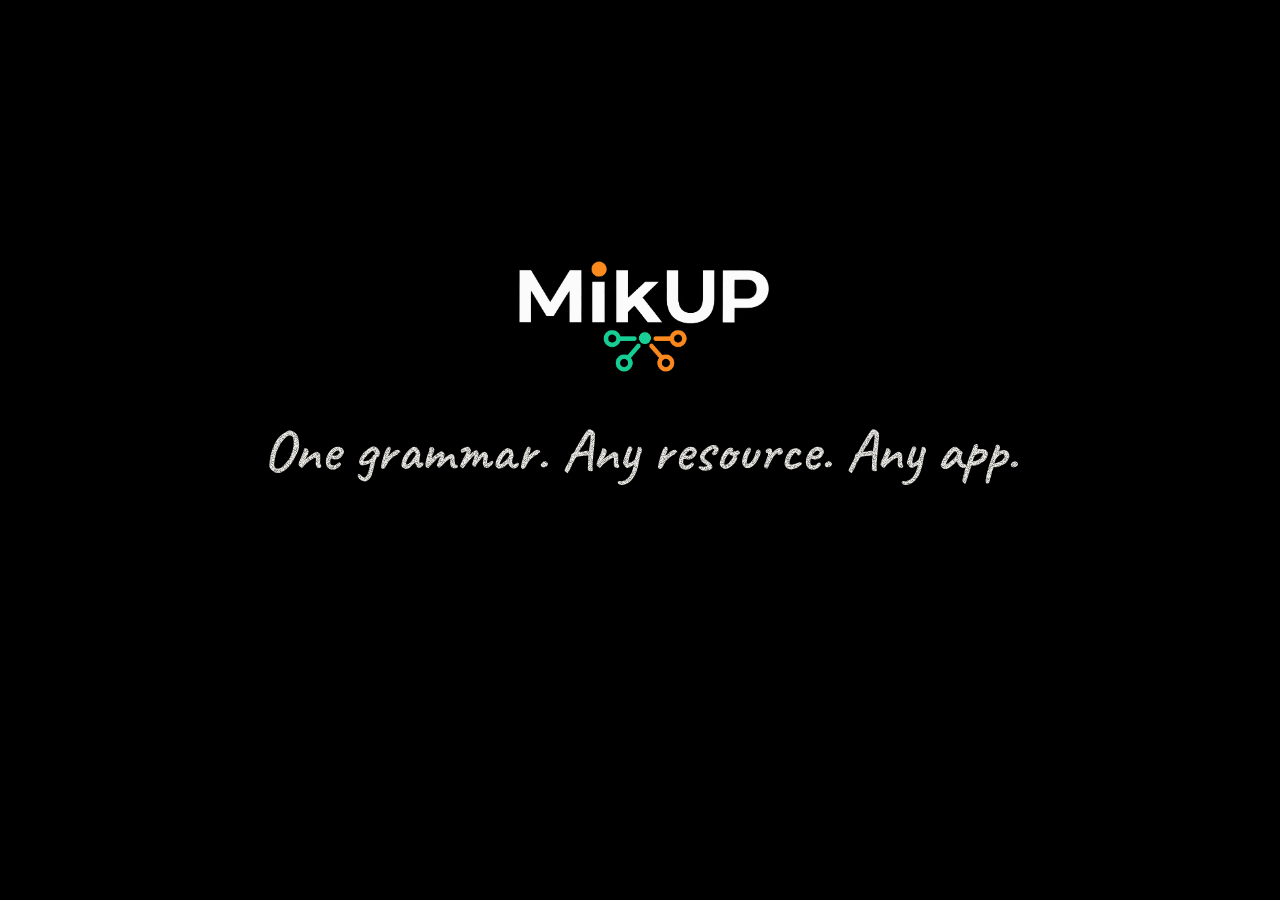
<file: index.html>
<!doctype html>
<html lang="en">
<head>
<meta charset="utf-8">
<meta name="viewport" content="width=device-width, initial-scale=1, viewport-fit=cover">
<title>Mikup — One grammar. Any resource. Any app.</title>
<link rel="preconnect" href="https://fonts.googleapis.com">
<link rel="preconnect" href="https://fonts.gstatic.com" crossorigin>
<link href="https://fonts.googleapis.com/css2?family=Caveat:wght@500;600;700&family=Patrick+Hand&display=swap" rel="stylesheet">
<style>
  :root{
    --bg:#000; --ink:#ecebe6; --ink-dim:#8f8e88; --accent:#f4d35e; --bar:rgba(24,24,24,.78); --bar-line:rgba(236,235,230,.16);
    color-scheme:dark;
    box-sizing:border-box;
    padding-top:env(safe-area-inset-top,0px);
    padding-bottom:env(safe-area-inset-bottom,0px);
  }
  @media (prefers-color-scheme: dark){
    :root:not([data-theme="light"]){ --bg:#000; --ink:#ecebe6; --ink-dim:#8f8e88; --accent:#f4d35e; --bar:rgba(24,24,24,.78); --bar-line:rgba(236,235,230,.16); }
  }
  :root[data-theme="dark"]{ --bg:#000; --ink:#ecebe6; --ink-dim:#8f8e88; --accent:#f4d35e; --bar:rgba(24,24,24,.78); --bar-line:rgba(236,235,230,.16); }
  html{ scroll-padding-top:env(safe-area-inset-top,0px); height:100%; }
  html,body{ margin:0; height:100%; }
  *,*::before,*::after{ box-sizing:inherit; }
  body{ background:var(--bg); color:var(--ink); font-family:"Patrick Hand","Comic Sans MS",cursive,sans-serif; overflow:hidden; }
  #stage{ position:relative; width:100%; height:100%; background:var(--bg); }
  #stage.nocursor{ cursor:none; }
  svg#board{ width:100%; height:100%; display:block; }
  #layer path{ fill:none; stroke-linecap:round; stroke-linejoin:round; }
  #pencil{ transition:opacity .25s ease; pointer-events:none; }


</style>
</head>
<body>
<div id="stage">
  <svg id="board" viewBox="0 0 1600 900" preserveAspectRatio="xMidYMid meet" aria-label="Animated Mikup sketchboard: the Resource">
    <defs id="defs">
      <filter id="pencilFx" filterUnits="userSpaceOnUse" x="0" y="0" width="1600" height="900">
        <feTurbulence type="fractalNoise" baseFrequency="0.8" numOctaves="2" seed="4" result="warp"/>
        <feDisplacementMap in="SourceGraphic" in2="warp" scale="2.4" xChannelSelector="R" yChannelSelector="G" result="wobbly"/>
        <feTurbulence type="fractalNoise" baseFrequency="1.4" numOctaves="1" seed="9" result="grain"/>
        <feColorMatrix in="grain" type="matrix" values="0 0 0 0 1  0 0 0 0 1  0 0 0 0 1  1.5 0 0 0 0.12" result="grainA"/>
        <feComposite in="wobbly" in2="grainA" operator="in"/>
      </filter>
    </defs>
    <rect width="1600" height="900" fill="#000"/>
    <g id="layer"></g>
    <g id="pencil" opacity="0">
      <g transform="rotate(-52) scale(.95)">
        <path d="M0 0 L26 -9 L26 9 Z" fill="#e3c39a"/>
        <path d="M0 0 L9 -3.2 L9 3.2 Z" fill="#d9d9d9"/>
        <rect x="26" y="-9" width="132" height="18" fill="#f2c94c"/>
        <rect x="26" y="-2.5" width="132" height="2.5" fill="#cfa62a"/>
        <rect x="158" y="-9.5" width="11" height="19" fill="#b9b9b9"/>
        <rect x="169" y="-9" width="18" height="18" rx="4" fill="#e78f8f"/>
      </g>
    </g>
  </svg>


</div>

<script>
(() => {
const NS = 'http://www.w3.org/2000/svg';
const layer = document.getElementById('layer');
const pencil = document.getElementById('pencil');
const C = { chalk:'#ecebe6', dim:'#8f8e88', yel:'#f4d35e', cy:'#7fd3e6', red:'#ff7a6b', grn:'#9be38f' };
const FONT = { h:'Caveat, "Patrick Hand", cursive', l:'"Patrick Hand", Caveat, cursive' };

/* ---------- seeded randomness for the hand-drawn wobble ---------- */
let _s = 1;
const seed = n => { _s = n >>> 0; };
function rnd(){ _s |= 0; _s = _s + 0x6D2B79F5 | 0; let t = Math.imul(_s ^ _s >>> 15, 1 | _s); t = t + Math.imul(t ^ t >>> 7, 61 | t) ^ t; return ((t ^ t >>> 14) >>> 0) / 4294967296; }
const j = a => (rnd()*2 - 1) * a;
const f = n => Math.round(n*10)/10;

/* ---------- hand-drawn primitives ---------- */
function seg(a, b, bow){
  const dx=b[0]-a[0], dy=b[1]-a[1], len=Math.hypot(dx,dy)||1;
  const k = j(bow*Math.min(1,len/150) + .5);
  return ` Q${f((a[0]+b[0])/2 - dy/len*k)} ${f((a[1]+b[1])/2 + dx/len*k)} ${f(b[0])} ${f(b[1])}`;
}
function poly(pts, closed=false, bow=3){
  pts = pts.map(p => [p[0]+j(1.2), p[1]+j(1.2)]);
  let d = `M${f(pts[0][0])} ${f(pts[0][1])}`;
  for(let i=1;i<pts.length;i++) d += seg(pts[i-1], pts[i], bow);
  if(closed){
    const a=pts[pts.length-1], s=pts[0], n=pts[1];
    d += seg(a, s, bow);
    d += ` L${f(s[0]+(n[0]-s[0])*.07+j(2))} ${f(s[1]+(n[1]-s[1])*.07+j(2))}`;
  }
  return d;
}
const line = (x1,y1,x2,y2,bow=3) => poly([[x1,y1],[x2,y2]], false, bow);
const rect = (x,y,w,h,bow=3) => poly([[x,y],[x+w,y],[x+w,y+h],[x,y+h]], true, bow);
function ell(cx,cy,rx,ry,a0=-Math.PI/2-.3,sweep=Math.PI*2+.4,wob=.03){
  const n = Math.max(20, Math.round((rx+ry)*Math.abs(sweep)/9));
  const ph = rnd()*6; let d='';
  for(let i=0;i<=n;i++){
    const a = a0 + sweep*i/n;
    const r = 1 + wob*Math.sin(a*2+ph) + (i/n)*.02;
    d += (i?' L':'M') + f(cx+Math.cos(a)*rx*r) + ' ' + f(cy+Math.sin(a)*ry*r);
  }
  return d;
}
function arrow(x1,y1,x2,y2,bow=5,hs=18){
  const a = Math.atan2(y2-y1,x2-x1);
  return [ line(x1,y1,x2,y2,bow),
    `M${f(x2-hs*Math.cos(a-.45))} ${f(y2-hs*Math.sin(a-.45))} L${f(x2)} ${f(y2)} L${f(x2-hs*Math.cos(a+.45))} ${f(y2-hs*Math.sin(a+.45))}` ];
}
function cyl(x,y,w,h){ const rx=w/2, ry=Math.max(9,w*.16);
  return [ ell(x+rx,y,rx,ry), line(x,y,x,y+h,1), line(x+w,y,x+w,y+h,1), ell(x+rx,y+h,rx,ry,0,Math.PI,.01), ell(x+rx,y+h*.5,rx,ry,.1,Math.PI-.2,.01) ]; }
function doc(x,y,w,h){ const c=Math.min(26,w*.25);
  return [ poly([[x,y],[x+w-c,y],[x+w,y+c],[x+w,y+h],[x,y+h]], true, 2), poly([[x+w-c,y],[x+w-c,y+c],[x+w,y+c]], false, 1) ]; }
function monitor(x,y,w,h){ return [ rect(x,y,w,h,2), line(x+w/2,y+h,x+w/2,y+h+28,1), line(x+w/2-40,y+h+30,x+w/2+40,y+h+30,1) ]; }
function phone(x,y,w,h){ return [ rect(x,y,w,h,2), line(x+w/2-12,y+h-14,x+w/2+12,y+h-14,.5) ]; }
function gear(cx,cy,r,t=10){ const pts=[], n=t*4;
  for(let i=0;i<n;i++){ const a=i/n*Math.PI*2, rr=(i%4<2)?r:r*.78; pts.push([cx+Math.cos(a)*rr, cy+Math.sin(a)*rr]); }
  return [ poly(pts,true,.4), ell(cx,cy,r*.32,r*.32) ]; }
function person(x,y,s=1){ return [ ell(x,y,18*s,18*s), line(x,y+19*s,x,y+92*s,2),
  poly([[x-36*s,y+66*s],[x,y+42*s],[x+36*s,y+66*s]],false,2), poly([[x-30*s,y+150*s],[x,y+92*s],[x+30*s,y+150*s]],false,2) ]; }
function bubble(x,y,w,h,tx,ty){ return [ ell(x+w/2,y+h/2,w/2,h/2), poly([[x+w*.28,y+h*.86],[tx,ty],[x+w*.42,y+h*.97]],false,1) ]; }
function star4(cx,cy,r){ const q=()=>`${f(cx+j(r*.08))} ${f(cy+j(r*.08))}`;
  return `M${f(cx)} ${f(cy-r)} Q${q()} ${f(cx+r)} ${f(cy)} Q${q()} ${f(cx)} ${f(cy+r)} Q${q()} ${f(cx-r)} ${f(cy)} Q${q()} ${f(cx)} ${f(cy-r)}`; }
const check = (x,y,s) => poly([[x,y],[x+s*.35,y+s*.4],[x+s,y-s*.5]],false,1);
function folder(x,y,w,h){ return poly([[x,y+14],[x,y],[x+w*.35,y],[x+w*.43,y+14],[x+w,y+14],[x+w,y+h],[x,y+h]],true,1.5); }
function lock(cx,cy,s){ return [ ell(cx,cy,42*s,58*s,Math.PI,Math.PI,.005), rect(cx-62*s,cy,124*s,100*s,2), ell(cx,cy+40*s,10*s,10*s), line(cx,cy+50*s,cx,cy+72*s,.5) ]; }
function globe(cx,cy,r){ return [ ell(cx,cy,r,r), ell(cx,cy,r*.42,r,-Math.PI/2,Math.PI*2+.2,.01), line(cx-r,cy,cx+r,cy,2),
  line(cx-r*.86,cy-r*.5,cx+r*.86,cy-r*.5,2), line(cx-r*.86,cy+r*.5,cx+r*.86,cy+r*.5,2) ]; }
function cube(x,y,s){ const d=s*.4, e=s*.35;
  return [ rect(x,y,s,s,1.2), poly([[x,y],[x+d,y-e],[x+s+d,y-e],[x+s,y]],false,1), poly([[x+s+d,y-e],[x+s+d,y+s-e],[x+s,y+s]],false,1) ]; }
function cloud(cx,cy,rx,ry){ const n=110; let d='';
  for(let i=0;i<=n+5;i++){ const a=-Math.PI/2+i/n*Math.PI*2, r=.86+.2*Math.abs(Math.sin(a*3.5));
    d += (i?' L':'M') + f(cx+Math.cos(a)*rx*r) + ' ' + f(cy+Math.sin(a)*ry*r); }
  return d; }
function scribble(x,y,w,h,n){ const pts=[]; for(let i=0;i<n;i++) pts.push([x+rnd()*w, y+rnd()*h]); return poly(pts,false,30); }

/* ---------- scene builder ---------- */
function B(){
  const ops=[];
  const b = {
    ops,
    p(d,c=C.chalk,w=3){ (Array.isArray(d)?d:[d]).forEach(x => ops.push({k:'p',d:x,c,w})); return b; },
    t(x,y,s,o={}){ ops.push({k:'t',x,y,s,...o}); return b; },
    i(x,y,s,href,o={}){ ops.push({k:'i',x,y,s,href,...o}); return b; },
    w(ms){ ops.push({k:'w',ms}); return b; }
  };
  return b;
}
function head(b,n,title,sub,u){
  b.t(110,110,'It means…',{size:32,c:C.dim,f:'l'});
  b.t(110,174,title,{size:58,wt:600,u:u?C.yel:null});
  if(sub) b.t(110,230,sub,{size:34,f:'l'});
  b.w(250);
}

/* dashed versions (one path, many sub-paths) to mark what is optional */
function dashPts(pts, dash=20, gap=13){
  let d='', on=true, left=dash;
  for(let i=1;i<pts.length;i++){
    let [ax,ay]=pts[i-1]; const [bx,by]=pts[i];
    let L=Math.hypot(bx-ax,by-ay);
    while(L>0){
      const s=Math.min(left,L), t=s/Math.hypot(bx-ax,by-ay);
      const nx=ax+(bx-ax)*t, ny=ay+(by-ay)*t;
      if(on) d += ` M${f(ax+j(.8))} ${f(ay+j(.8))} L${f(nx+j(.8))} ${f(ny+j(.8))}`;
      ax=nx; ay=ny; L-=s; left-=s;
      if(left<=0){ on=!on; left=on?dash:gap; }
    }
  }
  return d.trim();
}
const dashRect = (x,y,w,h) => dashPts([[x,y],[x+w,y],[x+w,y+h],[x,y+h],[x,y]]);
function dashEll(cx,cy,rx,ry){ const pts=[]; for(let i=0;i<=72;i++){ const a=i/72*Math.PI*2; pts.push([cx+Math.cos(a)*rx, cy+Math.sin(a)*ry]); } return dashPts(pts,18,12); }
function bolt(x,y,s){ return poly([[x+25*s,y],[x,y+48*s],[x+20*s,y+48*s],[x+8*s,y+90*s],[x+48*s,y+34*s],[x+27*s,y+34*s],[x+40*s,y]],true,1); }
function picture(x,y,w,h){ return [ rect(x,y,w,h,1.5), poly([[x+8,y+h-8],[x+w*.35,y+h*.45],[x+w*.55,y+h*.7],[x+w*.72,y+h*.55],[x+w-8,y+h-8]],false,1), ell(x+w*.75,y+h*.28,9,9) ]; }
function wave(x,y,w,a){ let d=`M${f(x)} ${f(y)}`; for(let i=1;i<=40;i++){ const t=i/40; d+=` L${f(x+w*t)} ${f(y+Math.sin(t*Math.PI*6)*a*(0.3+0.7*Math.abs(Math.sin(t*Math.PI*2.3))))}`; } return d; }
function meas(s,size,fk,wt){
  const el=document.createElementNS(NS,'text');
  el.setAttribute('font-family',FONT[fk||'h']); el.setAttribute('font-size',size); el.setAttribute('font-weight',wt||500);
  el.textContent=s; layer.appendChild(el); const w=el.getBBox().width; el.remove(); return w;
}
function code(b,x,y,toks,size){
  const sp = meas('a a',size,'l') - meas('aa',size,'l');
  toks.forEach(([str,c]) => {
    const lead = str.length - str.trimStart().length, t = str.trim();
    x += lead*sp;
    if(t){ b.t(x,y,t,{size,f:'l',c}); x += meas(t,size,'l'); }
  });
  return x;
}
function head2(b,kick,title,sub,u){
  b.t(110,110,kick,{size:32,c:C.dim,f:'l'});
  b.t(110,174,title,{size:58,wt:600,u:u?C.yel:null});
  if(sub) b.t(110,230,sub,{size:34,f:'l'});
  b.w(250);
}

const LOGO = 'assets/images/logo.png';
let LOGO_AR = 900/400;
const logoReady = new Promise(res => {
  const im = new Image();
  im.onload = () => { if(im.naturalWidth && im.naturalHeight) LOGO_AR = im.naturalWidth/im.naturalHeight; res(); };
  im.onerror = () => res();
  im.src = LOGO;
});

/* ---------- the scenes ---------- */
const SCENES = [
/* manifest */
b => {
  b.i(800,330,'Mikup',LOGO,{size:170,a:'middle',wt:700}).w(250);
  b.t(800,475,'One grammar. Any resource. Any app.',{size:74,a:'middle',wt:600}).w(300);
  b.t(800,550,'Micro Apps for the enterprise: lighter than a monolith, sturdier than microservices.',{size:34,a:'middle',f:'l',c:C.dim}).w(250);
  b.p(cyl(420,690,60,50),C.dim,2.5);
  b.p(monitor(550,688,80,48),C.dim,2.5);
  b.p(gear(730,712,30,8),C.dim,2.5);
  b.p(lock(870,697,.45),C.dim,2.5);
  b.p(globe(1010,712,32),C.dim,2.5);
  b.p(star4(1150,712,32),C.dim,2.5);
}

];
const TITLES = ['Manifest'];


/* ---------- clock & tweens (pausable, speed-aware) ---------- */
let paused=false, speed=2.5, vt=0, last=performance.now();
const tweens = new Set();
function loop(t){
  const dt = Math.min(64, t-last); last = t;
  if(!paused) vt += dt*speed;
  for(const tw of [...tweens]){
    const p = Math.min(1, (vt-tw.t0)/tw.dur);
    tw.fn(p);
    if(p>=1){ tweens.delete(tw); tw.res(true); }
  }
  requestAnimationFrame(loop);
}
requestAnimationFrame(loop);
function tween(dur, fn=()=>{}){ return new Promise(res => { const tw={t0:vt,dur:Math.max(1,dur),fn,res}; tweens.add(tw); fn(0); }); }
function cancelAll(){ for(const tw of tweens) tw.res(false); tweens.clear(); }

const movePencil = (x,y) => pencil.setAttribute('transform',`translate(${f(x)},${f(y)})`);
let pencilOn = false;
let manual = false, advanceRes = null;
let extraHold = 1;
const showPencil = v => { pencil.style.opacity = (v && pencilOn) ? 1 : 0; };

/* ---------- playing ops ---------- */
let gen=0, cur=0, uid=0, finished=false, started=false;
async function playOp(op, grp, g){
  if(g!==gen) return false;
  if(op.k==='w'){ showPencil(false); return tween(op.ms); }
  if(op.k==='p'){
    const el = document.createElementNS(NS,'path');
    el.setAttribute('d',op.d); el.setAttribute('stroke',op.c); el.setAttribute('stroke-width',op.w);
    grp.appendChild(el);
    const L = el.getTotalLength();
    el.style.strokeDasharray = `${L} ${L+4}`; el.style.strokeDashoffset = L;
    showPencil(true);
    const ok = await tween(Math.min(1600, Math.max(160, L/0.9)), p => {
      el.style.strokeDashoffset = L*(1-p);
      const pt = el.getPointAtLength(L*p); movePencil(pt.x, pt.y);
    });
    if(ok) el.style.strokeDasharray = 'none';
    return ok;
  }
  if(op.k==='i'){
    // measure the text this logo replaces, then fit the logo into that box
    const tx = document.createElementNS(NS,'text');
    tx.setAttribute('x',op.x); tx.setAttribute('y',op.y);
    tx.setAttribute('text-anchor', op.a||'start');
    tx.setAttribute('font-family', FONT[op.f||'h']);
    tx.setAttribute('font-size', op.size||40);
    tx.setAttribute('font-weight', op.wt||500);
    tx.textContent = op.s; layer.appendChild(tx);
    const tb = tx.getBBox(); tx.remove();
    let w = tb.width, h = w/LOGO_AR;
    if(h > tb.height){ h = tb.height; w = h*LOGO_AR; }
    const bb = { x: tb.x + (tb.width-w)/2, y: tb.y + (tb.height-h)/2, width: w, height: h };
    let plain = layer.querySelector('g.plain');
    if(!plain){ plain = document.createElementNS(NS,'g'); plain.setAttribute('class','plain'); layer.appendChild(plain); }
    const el = document.createElementNS(NS,'image');
    el.setAttribute('href', op.href);
    el.setAttribute('x', f(bb.x)); el.setAttribute('y', f(bb.y));
    el.setAttribute('width', f(bb.width)); el.setAttribute('height', f(bb.height));
    el.setAttribute('preserveAspectRatio','xMidYMid meet');
    plain.appendChild(el);
    const id = 'clip'+(++uid);
    const cp = document.createElementNS(NS,'clipPath'); cp.id = id;
    const r = document.createElementNS(NS,'rect');
    r.setAttribute('x',bb.x-12); r.setAttribute('y',bb.y-16); r.setAttribute('height',bb.height+32); r.setAttribute('width',0);
    cp.appendChild(r); plain.appendChild(cp);
    el.setAttribute('clip-path',`url(#${id})`);
    showPencil(true);
    const n = op.s.length;
    return tween(Math.min(2600, Math.max(300, bb.width/0.6)), p => {
      r.setAttribute('width', (bb.width+24)*p);
      movePencil(bb.x + bb.width*p, bb.y + bb.height*(.55 + .2*Math.sin(p*n*2.3)));
    });
  }
  if(op.k==='t'){
    const el = document.createElementNS(NS,'text');
    el.setAttribute('x',op.x); el.setAttribute('y',op.y);
    el.setAttribute('text-anchor', op.a||'start');
    el.setAttribute('font-family', FONT[op.f||'h']);
    el.setAttribute('font-size', op.size||40);
    el.setAttribute('font-weight', op.wt||500);
    el.setAttribute('fill', op.c||C.chalk);
    el.textContent = op.s;
    grp.appendChild(el);
    const bb = el.getBBox();
    const id = 'clip'+(++uid);
    const cp = document.createElementNS(NS,'clipPath'); cp.id = id;
    const r = document.createElementNS(NS,'rect');
    r.setAttribute('x',bb.x-12); r.setAttribute('y',bb.y-16); r.setAttribute('height',bb.height+32); r.setAttribute('width',0);
    cp.appendChild(r); grp.appendChild(cp);
    el.setAttribute('clip-path',`url(#${id})`);
    showPencil(true);
    const n = op.s.length;
    const ok = await tween(Math.min(2600, Math.max(300, bb.width/0.6)), p => {
      r.setAttribute('width', (bb.width+24)*p);
      movePencil(bb.x + bb.width*p, bb.y + bb.height*(.55 + .2*Math.sin(p*n*2.3)));
    });
    if(!ok) return false;
    if(op.u){
      const y = op.y + (op.size||40)*.17, x0 = bb.x-6, x1 = bb.x+bb.width+6, pts=[];
      for(let i=0;i<=5;i++) pts.push([x0+(x1-x0)*i/5, y+j(3)]);
      return playOp({k:'p', d:poly(pts,false,2), c:op.u, w:3.5}, grp, g);
    }
    return true;
  }
  return true;
}

async function runScene(i){
  const g = ++gen; cur = i; finished = false; updateUI();
  layer.innerHTML = '';
  const grp = document.createElementNS(NS,'g');
  grp.setAttribute('filter','url(#pencilFx)');
  layer.appendChild(grp);
  const sid = ORDER[i];
  seed(sid*977 + 13);
  const b = B(); SCENES[sid](b);
  if(!await tween(350) || g!==gen) return;
  for(const op of b.ops){
    if(!await playOp(op, grp, g) || g!==gen) return;
    if(!await tween(60) || g!==gen) return;
  }
  showPencil(false);
  if(cur >= ORDER.length-1){ finished = true; updateUI(); showBar(); return; }
  if(manual){ const ok = await new Promise(r => { advanceRes = r; }); if(!ok || g!==gen) return; }
  else if(!await tween(2600 + extraHold*1000*speed) || g!==gen) return;
  if(!await tween(700, p => { grp.style.opacity = 1-p; }) || g!==gen) return;
  runScene(cur+1);
}
function advance(){
  if(!started || finished) return;
  if(advanceRes){ const r = advanceRes; advanceRes = null; r(true); }
  else jump(cur+1);
}
function jump(i){ if(advanceRes){ const r = advanceRes; advanceRes = null; r(false); } cancelAll(); paused = false; showPencil(false); runScene(Math.max(0, Math.min(ORDER.length-1, i))); }

/* ---------- controls (no toolbar) ---------- */
const stage = document.getElementById('stage');
const ORDER = [0];
function updateUI(){}
function showBar(){}
function togglePlay(){
  if(!started) return start();
  if(finished) return jump(0);
  paused = !paused;
}
function toggleFs(){ try{ if(document.fullscreenElement) document.exitFullscreen(); else document.documentElement.requestFullscreen(); }catch(e){} }
let hideT;
stage.addEventListener('mousemove', () => {
  if(!started) return;
  stage.classList.remove('nocursor'); clearTimeout(hideT);
  hideT = setTimeout(() => stage.classList.add('nocursor'), 2000);
}, {passive:true});
document.addEventListener('keydown', e => {
  if(e.key===' '){ e.preventDefault(); togglePlay(); }
  else if(e.key==='r'||e.key==='R') jump(0);
  else if(e.key==='f'||e.key==='F') toggleFs();
  else if(e.key==='p'||e.key==='P'){ pencilOn = !pencilOn; if(!pencilOn) pencil.style.opacity = 0; }
});

async function start(){
  if(started) return; started = true;
  try{
    await Promise.race([
      Promise.all([document.fonts.load('600 60px Caveat'), document.fonts.load('40px "Patrick Hand"'), logoReady]),
      new Promise(r => setTimeout(r, 2500))
    ]);
  }catch(e){}
  showBar();
  runScene(0);
}
start();
})();
</script>
</body>
</file>
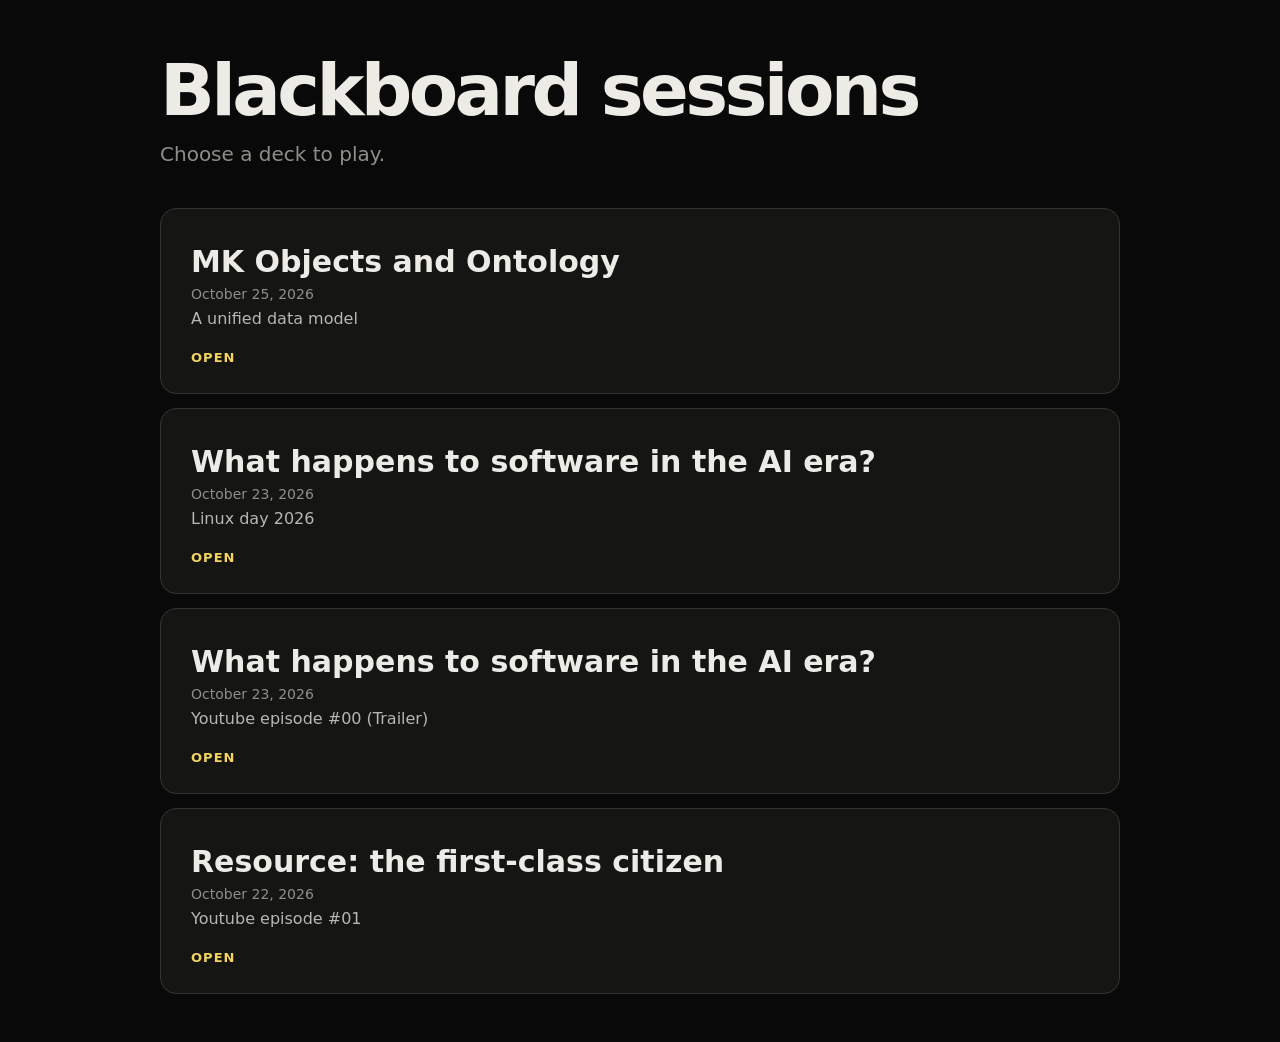
<file: slides/index.html>
<!doctype html>
<html lang="en">
<head>
  <meta charset="utf-8">
  <meta name="viewport" content="width=device-width, initial-scale=1">
  <title>Mikup Presentations</title>
  <style>
    :root { color-scheme: dark; font-family: system-ui, sans-serif; background: #090909; color: #ecebe6; }
    body { margin: 0; min-height: 100vh; display: grid; place-items: center; }
    main { width: min(960px, calc(100% - 48px)); padding: 48px 0; }
    h1 { margin: 0 0 10px; font-size: clamp(38px, 7vw, 72px); letter-spacing: -.05em; }
    .intro { margin: 0 0 42px; color: #8f8e88; font-size: 20px; }
    #presentations { display: grid; gap: 14px; }
    .presentation { display: block; padding: 28px 30px; border: 1px solid #35342f; border-radius: 16px; color: inherit; text-decoration: none; background: #151513; transition: border-color .2s, transform .2s; }
    .presentation:hover, .presentation:focus-visible { border-color: #f4d35e; transform: translateY(-2px); outline: none; }
    .open { color: #f4d35e; font-size: 13px; font-weight: 700; letter-spacing: .08em; text-transform: uppercase; }
    h2 { margin: 7px 0; font-size: 30px; }
    .date { display:block; margin:0 0 7px; color:#8f8e88; font-size:14px; }
    p { margin: 0; color: #b8b7b0; }
    .open { display: block; margin-top: 22px; }
  </style>
</head>
<body>
  <main>
    <h1>Blackboard sessions</h1>
    <p class="intro">Choose a deck to play.</p>
    <section id="presentations" aria-label="Presentations"></section>
  </main>
  <script src="./index.js"></script>
</body>
</html>
</file>
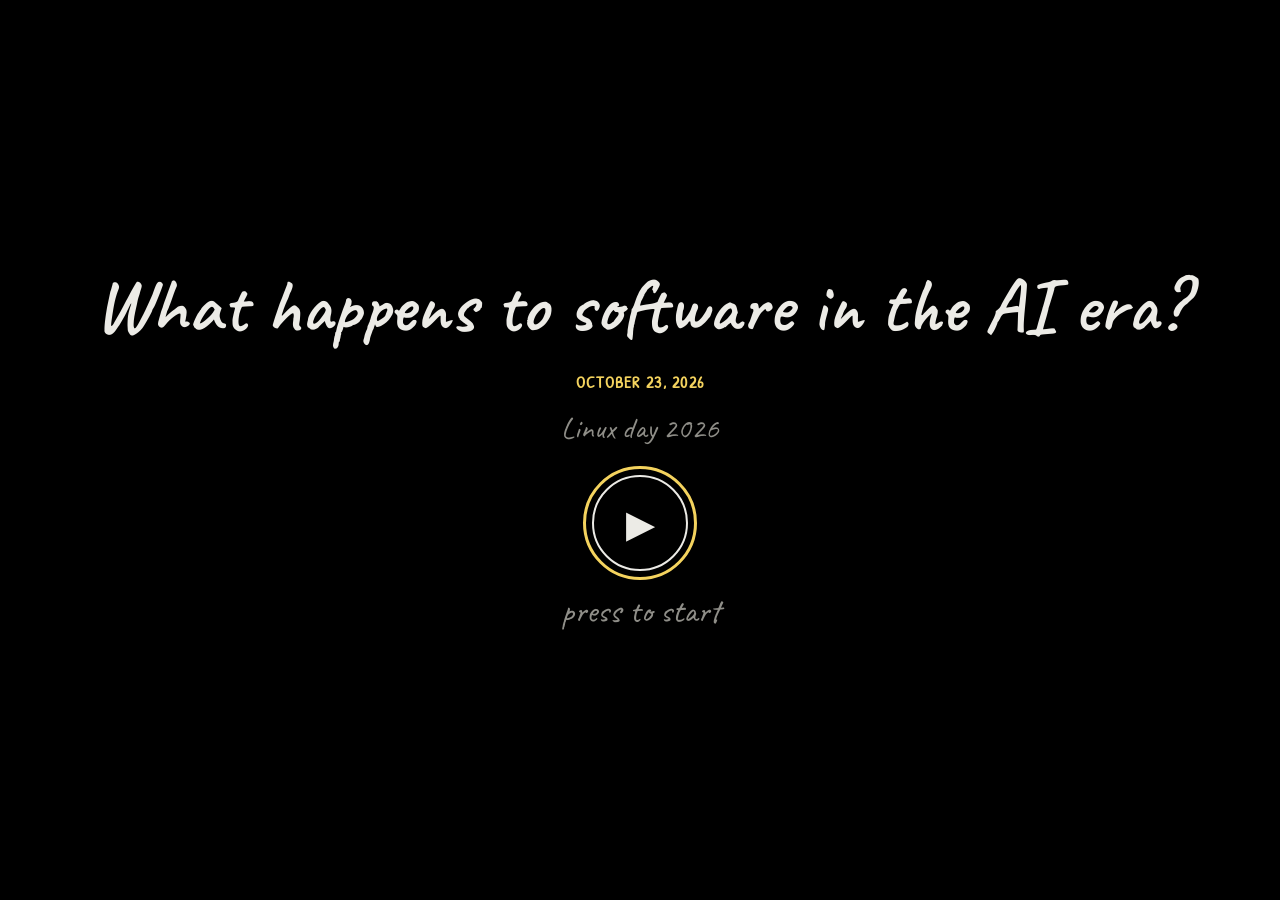
<file: slides/events/linux-day_2026.html>
<!doctype html>
<html lang="en">
<head>
  <meta charset="utf-8">
  <meta name="viewport" content="width=device-width, initial-scale=1, viewport-fit=cover">
  <title>What happens to software in the AI era?</title>
  <style>
  :root{
    --bg:#000; --ink:#ecebe6; --ink-dim:#8f8e88; --accent:#f4d35e; --bar:rgba(24,24,24,.78); --bar-line:rgba(236,235,230,.16);
    color-scheme:dark;
    box-sizing:border-box;
    padding-top:env(safe-area-inset-top,0px);
    padding-bottom:env(safe-area-inset-bottom,0px);
  }
  @media (prefers-color-scheme: dark){
    :root:not([data-theme="light"]){ --bg:#000; --ink:#ecebe6; --ink-dim:#8f8e88; --accent:#f4d35e; --bar:rgba(24,24,24,.78); --bar-line:rgba(236,235,230,.16); }
  }
  :root[data-theme="dark"]{ --bg:#000; --ink:#ecebe6; --ink-dim:#8f8e88; --accent:#f4d35e; --bar:rgba(24,24,24,.78); --bar-line:rgba(236,235,230,.16); }
  html{ scroll-padding-top:env(safe-area-inset-top,0px); height:100%; }
  html,body{ margin:0; height:100%; }
  *,*::before,*::after{ box-sizing:inherit; }
  body{ background:var(--bg); color:var(--ink); font-family:"Patrick Hand","Comic Sans MS",cursive,sans-serif; overflow:hidden; }
  #stage{ position:relative; width:100%; height:100%; background:var(--bg); }
  #stage.nocursor{ cursor:none; }
  svg#board{ width:100%; height:100%; display:block; touch-action:pan-y pinch-zoom; }
  #layer path{ fill:none; stroke-linecap:round; stroke-linejoin:round; }
  @keyframes blink-border{ 0%,100%{ opacity:1; } 50%{ opacity:.15; } }
  #layer path.blink-border{ animation:blink-border .55s ease-in-out 3; }
  @media (prefers-reduced-motion: reduce){ #layer path.blink-border{ animation:none; } }
  #pencil{ transition:opacity .25s ease; pointer-events:none; }

  #start{ position:absolute; inset:0; display:flex; flex-direction:column; align-items:center; justify-content:center; gap:18px; background:var(--bg); z-index:5; }
  #start h1{ margin:0 0 8px; max-width:min(1200px,88vw); color:var(--ink); font-family:"Caveat","Patrick Hand",cursive; font-size:clamp(42px,6vw,82px); font-weight:600; line-height:1; text-align:center; }
  #start .startDate{ margin:0; color:var(--accent); font-size:16px; font-weight:700; letter-spacing:.08em; text-transform:uppercase; }
  #start .startSubtitle{ margin:0 0 12px; max-width:min(860px,82vw); color:var(--ink-dim); font-size:clamp(20px,2.8vw,30px); line-height:1.15; text-align:center; }
  #start button{ font:inherit; background:none; border:2px solid var(--ink); color:var(--ink); border-radius:999px; width:96px; height:96px; font-size:38px; cursor:pointer; display:grid; place-items:center; padding-left:6px; }
  #start button:focus-visible{ outline:3px solid var(--accent); outline-offset:6px; }
  #start p{ margin:0; font-family:"Caveat","Patrick Hand",cursive; font-size:clamp(22px,3.2vw,34px); color:var(--ink-dim); }

  #bar{ position:absolute; left:50%; bottom:calc(18px + env(safe-area-inset-bottom,0px)); transform:translateX(-50%); display:flex; align-items:center; gap:6px; padding:8px 12px; background:var(--bar); border:1px solid var(--bar-line); border-radius:14px; backdrop-filter:blur(6px); transition:opacity .35s ease; z-index:6; max-width:calc(100% - 24px); }
  #bar.hide{ opacity:0; pointer-events:none; }
  #bar.hide:focus-within{ opacity:1; pointer-events:auto; }
  #bar{ flex-direction:column; align-items:stretch; gap:4px; width:max-content; }
  #bar .row{ display:flex; align-items:center; justify-content:center; gap:6px; flex-wrap:nowrap; }
  #bar button{ font:inherit; font-size:20px; line-height:1; color:var(--ink); background:none; border:0; border-radius:9px; min-width:40px; height:38px; cursor:pointer; padding:0 8px; }
  #bar button:hover{ background:rgba(236,235,230,.08); }
  #bar button:focus-visible{ outline:2px solid var(--accent); outline-offset:1px; }
  #speed{ font-size:17px !important; min-width:52px !important; }
  #dots{ display:flex; justify-content:center; align-items:center; gap:7px; padding:6px 8px 4px; flex-wrap:nowrap; }
  #dots button{ min-width:0 !important; width:11px; height:11px !important; padding:0 !important; border-radius:50% !important; background:var(--ink-dim) !important; opacity:.45; }
  #dots button.on{ background:var(--accent) !important; opacity:1; }
  #holdCtl{ display:flex; align-items:center; gap:3px; font-size:18px; color:var(--ink); padding:0 8px; height:38px; border-radius:9px; white-space:nowrap; }
  #holdCtl:hover{ background:rgba(236,235,230,.08); }
  #holdCtl input{ width:52px; font:inherit; font-size:17px; color:var(--ink); background:rgba(236,235,230,.06); border:1px solid var(--bar-line); border-radius:7px; padding:3px 4px; text-align:center; }
  #holdCtl input:focus-visible{ outline:2px solid var(--accent); outline-offset:1px; }
  #mfCtl{ display:flex; align-items:center; gap:8px; font-size:18px; color:var(--ink-dim); padding:0 8px; height:38px; border-radius:9px; white-space:nowrap; }
  #mfCtl label{ display:flex; align-items:center; gap:4px; color:var(--ink); cursor:pointer; user-select:none; }
  #mfCtl input{ width:17px; height:17px; accent-color:var(--accent); margin:0; cursor:pointer; }
  #mfCtl input:focus-visible{ outline:2px solid var(--accent); outline-offset:2px; }
  #manualToggle{ display:flex; align-items:center; gap:6px; font-size:18px; color:var(--ink); padding:0 8px; height:38px; border-radius:9px; cursor:pointer; user-select:none; white-space:nowrap; }
  #manualToggle:hover{ background:rgba(236,235,230,.08); }
  #manualToggle input{ width:17px; height:17px; accent-color:var(--accent); margin:0; cursor:pointer; }
  #manualToggle input:focus-visible{ outline:2px solid var(--accent); outline-offset:2px; }
          #bar .row1{ justify-content:flex-start; gap:4px; }
  #bar .row1 #dots{ flex:1; justify-content:flex-end; padding:0 4px 0 14px; }
  #drawCtl{ display:flex; align-items:center; gap:4px; font-size:18px; color:var(--ink-dim); padding:0 8px; height:38px; border-radius:9px; white-space:nowrap; }
  #drawCtl .seg{ display:flex; border:1px solid var(--bar-line); border-radius:8px; overflow:hidden; }
  #drawCtl label{ position:relative; cursor:pointer; user-select:none; }
  #drawCtl input{ position:absolute; opacity:0; width:1px; height:1px; }
  #drawCtl span.opt{ display:block; padding:4px 9px; color:var(--ink); font-size:17px; }
  #drawCtl label + label span.opt{ border-left:1px solid var(--bar-line); }
  #drawCtl input:checked + span.opt{ background:var(--accent); color:#111; }
  #drawCtl input:focus-visible + span.opt{ outline:2px solid var(--accent); outline-offset:-2px; }
  #clockToggle{ display:flex; align-items:center; gap:6px; font-size:18px; color:var(--ink); padding:0 8px; height:38px; border-radius:9px; cursor:pointer; user-select:none; white-space:nowrap; }
  #clockToggle:hover{ background:rgba(236,235,230,.08); }
  #clockToggle input{ width:17px; height:17px; accent-color:var(--accent); margin:0; cursor:pointer; }
  #hud{ position:absolute; right:calc(16px + env(safe-area-inset-right,0px)); bottom:calc(12px + env(safe-area-inset-bottom,0px)); display:none; gap:14px; align-items:baseline; font-family:"Patrick Hand",cursive; font-size:17px; color:var(--ink-dim); z-index:3; pointer-events:none; font-variant-numeric:tabular-nums; }
  #hud #clock{ color:var(--accent); opacity:.85; }
  #prog{ position:absolute; left:0; right:0; bottom:0; height:3px; background:rgba(236,235,230,.08); display:none; z-index:3; pointer-events:none; }
  #prog i{ display:block; height:100%; width:0; background:var(--accent); opacity:.7; transition:width .3s linear; }
  #stage.live #hud{ display:flex; }
  #stage.live #prog{ display:block; }
  @media (max-width:640px){ #dots{ display:none; } }

  </style>
</head>
<body>
  <script>
const C = { chalk:'#ecebe6', dim:'#8f8e88', yel:'#f4d35e', cy:'#7fd3e6', red:'#ff7a6b', grn:'#9be38f', org:'#f5a35c' };
const FONT = { h:'Caveat, "Patrick Hand", cursive', l:'"Patrick Hand", Caveat, cursive', m:'"DejaVu Sans Mono", "Courier New", monospace' };
const NS = 'http://www.w3.org/2000/svg';

/* ---------- seeded randomness for the hand-drawn wobble ---------- */
let _s = 1;
let layer;
const setDrawingLayer = value => { layer = value; };
const seed = n => { _s = n >>> 0; };
function rnd(){ _s |= 0; _s = _s + 0x6D2B79F5 | 0; let t = Math.imul(_s ^ _s >>> 15, 1 | _s); t = t + Math.imul(t ^ t >>> 7, 61 | t) ^ t; return ((t ^ t >>> 14) >>> 0) / 4294967296; }
const j = a => (rnd()*2 - 1) * a;
const f = n => Math.round(n*10)/10;

/* ---------- hand-drawn primitives ---------- */
function seg(a, b, bow){
  const dx=b[0]-a[0], dy=b[1]-a[1], len=Math.hypot(dx,dy)||1;
  const k = j(bow*Math.min(1,len/150) + .5);
  return ` Q${f((a[0]+b[0])/2 - dy/len*k)} ${f((a[1]+b[1])/2 + dx/len*k)} ${f(b[0])} ${f(b[1])}`;
}
function poly(pts, closed=false, bow=3){
  pts = pts.map(p => [p[0]+j(1.2), p[1]+j(1.2)]);
  let d = `M${f(pts[0][0])} ${f(pts[0][1])}`;
  for(let i=1;i<pts.length;i++) d += seg(pts[i-1], pts[i], bow);
  if(closed){
    const a=pts[pts.length-1], s=pts[0], n=pts[1];
    d += seg(a, s, bow);
    d += ` L${f(s[0]+(n[0]-s[0])*.07+j(2))} ${f(s[1]+(n[1]-s[1])*.07+j(2))}`;
  }
  return d;
}
const line = (x1,y1,x2,y2,bow=3) => poly([[x1,y1],[x2,y2]], false, bow);
const rect = (x,y,w,h,bow=3) => poly([[x,y],[x+w,y],[x+w,y+h],[x,y+h]], true, bow);
function ell(cx,cy,rx,ry,a0=-Math.PI/2-.3,sweep=Math.PI*2+.4,wob=.03){
  const n = Math.max(20, Math.round((rx+ry)*Math.abs(sweep)/9));
  const ph = rnd()*6; let d='';
  for(let i=0;i<=n;i++){
    const a = a0 + sweep*i/n;
    const r = 1 + wob*Math.sin(a*2+ph) + (i/n)*.02;
    d += (i?' L':'M') + f(cx+Math.cos(a)*rx*r) + ' ' + f(cy+Math.sin(a)*ry*r);
  }
  return d;
}
function arrow(x1,y1,x2,y2,bow=5,hs=18){
  const a = Math.atan2(y2-y1,x2-x1);
  return [ line(x1,y1,x2,y2,bow),
    `M${f(x2-hs*Math.cos(a-.45))} ${f(y2-hs*Math.sin(a-.45))} L${f(x2)} ${f(y2)} L${f(x2-hs*Math.cos(a+.45))} ${f(y2-hs*Math.sin(a+.45))}` ];
}
function cyl(x,y,w,h){ const rx=w/2, ry=Math.max(9,w*.16);
  return [ ell(x+rx,y,rx,ry), line(x,y,x,y+h,1), line(x+w,y,x+w,y+h,1), ell(x+rx,y+h,rx,ry,0,Math.PI,.01), ell(x+rx,y+h*.5,rx,ry,.1,Math.PI-.2,.01) ]; }
function doc(x,y,w,h){ const c=Math.min(26,w*.25);
  return [ poly([[x,y],[x+w-c,y],[x+w,y+c],[x+w,y+h],[x,y+h]], true, 2), poly([[x+w-c,y],[x+w-c,y+c],[x+w,y+c]], false, 1) ]; }
function monitor(x,y,w,h){ return [ rect(x,y,w,h,2), line(x+w/2,y+h,x+w/2,y+h+28,1), line(x+w/2-40,y+h+30,x+w/2+40,y+h+30,1) ]; }
function phone(x,y,w,h){ return [ rect(x,y,w,h,2), line(x+w/2-12,y+h-14,x+w/2+12,y+h-14,.5) ]; }
function gear(cx,cy,r,t=10){ const pts=[], n=t*4;
  for(let i=0;i<n;i++){ const a=i/n*Math.PI*2, rr=(i%4<2)?r:r*.78; pts.push([cx+Math.cos(a)*rr, cy+Math.sin(a)*rr]); }
  return [ poly(pts,true,.4), ell(cx,cy,r*.32,r*.32) ]; }
function person(x,y,s=1){ return [ ell(x,y,18*s,18*s), line(x,y+19*s,x,y+92*s,2),
  poly([[x-36*s,y+66*s],[x,y+42*s],[x+36*s,y+66*s]],false,2), poly([[x-30*s,y+150*s],[x,y+92*s],[x+30*s,y+150*s]],false,2) ]; }
function bubble(x,y,w,h,tx,ty){ return [ ell(x+w/2,y+h/2,w/2,h/2), poly([[x+w*.28,y+h*.86],[tx,ty],[x+w*.42,y+h*.97]],false,1) ]; }
function star4(cx,cy,r){ const q=()=>`${f(cx+j(r*.08))} ${f(cy+j(r*.08))}`;
  return `M${f(cx)} ${f(cy-r)} Q${q()} ${f(cx+r)} ${f(cy)} Q${q()} ${f(cx)} ${f(cy+r)} Q${q()} ${f(cx-r)} ${f(cy)} Q${q()} ${f(cx)} ${f(cy-r)}`; }
const check = (x,y,s) => poly([[x,y],[x+s*.35,y+s*.4],[x+s,y-s*.5]],false,1);
function folder(x,y,w,h){ return poly([[x,y+14],[x,y],[x+w*.35,y],[x+w*.43,y+14],[x+w,y+14],[x+w,y+h],[x,y+h]],true,1.5); }
function lock(cx,cy,s){ return [ ell(cx,cy,42*s,58*s,Math.PI,Math.PI,.005), rect(cx-62*s,cy,124*s,100*s,2), ell(cx,cy+40*s,10*s,10*s), line(cx,cy+50*s,cx,cy+72*s,.5) ]; }
function globe(cx,cy,r){ return [ ell(cx,cy,r,r), ell(cx,cy,r*.42,r,-Math.PI/2,Math.PI*2+.2,.01), line(cx-r,cy,cx+r,cy,2),
  line(cx-r*.86,cy-r*.5,cx+r*.86,cy-r*.5,2), line(cx-r*.86,cy+r*.5,cx+r*.86,cy+r*.5,2) ]; }
function cube(x,y,s){ const d=s*.4, e=s*.35;
  return [ rect(x,y,s,s,1.2), poly([[x,y],[x+d,y-e],[x+s+d,y-e],[x+s,y]],false,1), poly([[x+s+d,y-e],[x+s+d,y+s-e],[x+s,y+s]],false,1) ]; }
function cloud(cx,cy,rx,ry){ const n=110; let d='';
  for(let i=0;i<=n+5;i++){ const a=-Math.PI/2+i/n*Math.PI*2, r=.86+.2*Math.abs(Math.sin(a*3.5));
    d += (i?' L':'M') + f(cx+Math.cos(a)*rx*r) + ' ' + f(cy+Math.sin(a)*ry*r); }
  return d; }
function scribble(x,y,w,h,n){ const pts=[]; for(let i=0;i<n;i++) pts.push([x+rnd()*w, y+rnd()*h]); return poly(pts,false,30); }

/* ---------- scene builder ---------- */
function B(){
  const ops=[];
  const b = {
    ops,
    p(d,c=C.chalk,w=3,o={}){ (Array.isArray(d)?d:[d]).forEach(x => ops.push({k:'p',d:x,c,w,...o})); return b; },
    t(x,y,s,o={}){ ops.push({k:'t',x,y,s,...o}); return b; },
    w(ms){ ops.push({k:'w',ms}); return b; }
  };
  return b;
}
function head(b,n,title,sub,u){
  b.t(110,110,'It means…',{size:32,c:C.dim,f:'l'});
  b.t(110,174,title,{size:58,wt:600,u:u?C.yel:null});
  if(sub) b.t(110,230,sub,{size:34,f:'l'});
  b.w(250);
}

/* dashed versions (one path, many sub-paths) to mark what is optional */
function dashPts(pts, dash=20, gap=13){
  let d='', on=true, left=dash;
  for(let i=1;i<pts.length;i++){
    let [ax,ay]=pts[i-1]; const [bx,by]=pts[i];
    let L=Math.hypot(bx-ax,by-ay);
    while(L>0){
      const s=Math.min(left,L), t=s/Math.hypot(bx-ax,by-ay);
      const nx=ax+(bx-ax)*t, ny=ay+(by-ay)*t;
      if(on) d += ` M${f(ax+j(.8))} ${f(ay+j(.8))} L${f(nx+j(.8))} ${f(ny+j(.8))}`;
      ax=nx; ay=ny; L-=s; left-=s;
      if(left<=0){ on=!on; left=on?dash:gap; }
    }
  }
  return d.trim();
}
const dashRect = (x,y,w,h) => dashPts([[x,y],[x+w,y],[x+w,y+h],[x,y+h],[x,y]]);
function dashEll(cx,cy,rx,ry){ const pts=[]; for(let i=0;i<=72;i++){ const a=i/72*Math.PI*2; pts.push([cx+Math.cos(a)*rx, cy+Math.sin(a)*ry]); } return dashPts(pts,18,12); }
function bolt(x,y,s){ return poly([[x+25*s,y],[x,y+48*s],[x+20*s,y+48*s],[x+8*s,y+90*s],[x+48*s,y+34*s],[x+27*s,y+34*s],[x+40*s,y]],true,1); }
function picture(x,y,w,h){ return [ rect(x,y,w,h,1.5), poly([[x+8,y+h-8],[x+w*.35,y+h*.45],[x+w*.55,y+h*.7],[x+w*.72,y+h*.55],[x+w-8,y+h-8]],false,1), ell(x+w*.75,y+h*.28,9,9) ]; }
function wave(x,y,w,a){ let d=`M${f(x)} ${f(y)}`; for(let i=1;i<=40;i++){ const t=i/40; d+=` L${f(x+w*t)} ${f(y+Math.sin(t*Math.PI*6)*a*(0.3+0.7*Math.abs(Math.sin(t*Math.PI*2.3))))}`; } return d; }
function meas(s,size,fk,wt){
  const el=document.createElementNS(NS,'text');
  el.setAttribute('font-family',FONT[fk||'h']); el.setAttribute('font-size',size); el.setAttribute('font-weight',wt||500);
  el.textContent=s; layer.appendChild(el); const w=el.getBBox().width; el.remove(); return w;
}
function code(b,x,y,toks,size){
  const sp = meas('a a',size,'l') - meas('aa',size,'l');
  toks.forEach(([str,c]) => {
    const lead = str.length - str.trimStart().length, t = str.trim();
    x += lead*sp;
    if(t){ b.t(x,y,t,{size,f:'l',c}); x += meas(t,size,'l'); }
  });
  return x;
}
function head2(b,kick,title,sub,u){
  b.t(110,110,kick,{size:32,c:C.dim,f:'l'});
  b.t(110,174,title,{size:58,wt:600,u:u?C.yel:null});
  if(sub) b.t(110,230,sub,{size:34,f:'l'});
  b.w(250);
}


function definePresentation({ name, id, folder, title, subtitle, publishedAt, ariaLabel, playlist, player = {} }) {
  const scenes = playlist.flatMap(item => {
    const chosen = item.scenes ? item.scenes.map(sceneId => item.episode.scenes.find(scene => scene.id.endsWith('/' + sceneId) || scene.id === sceneId)).filter(Boolean) : item.episode.scenes;
    return chosen.map(scene => ({ ...scene, role: item.role, optional: Boolean(item.optional) }));
  });
  return { name, id, folder, title, subtitle, publishedAt, ariaLabel, scenes, player };
}


const microApp = (() => {

const scenes = [
/* 0 · Micro App */
b => {
  b.t(800,190,'Mikup',{size:130,c:C.yel,a:'middle',wt:700});
  b.t(800,262,'= Micro App',{size:58,a:'middle'}).w(300);
  const cs=[];
  for(let r=0;r<3;r++) for(let c=0;c<4;c++){ const x=150+c*72+j(6), y=380+r*68+j(6); cs.push([x+17,y+17]); b.p(rect(x,y,34,34,1.5),C.chalk,2.5); }
  for(let k=0;k<9;k++){ const a=cs[Math.floor(rnd()*12)], z=cs[Math.floor(rnd()*12)]; if(a!==z) b.p(line(a[0],a[1],z[0],z[1],10),C.dim,1.5); }
  b.t(285,700,'microservices',{size:44,a:'middle'});
  b.t(285,745,'too fine-grained',{size:30,a:'middle',f:'l',c:C.dim}).w(250);
  b.p(rect(1190,360,260,270,2),C.chalk,5);
  for(let k=0;k<14;k++){ const x=1210+rnd()*200, y=390+rnd()*200; b.p(line(x,y+26,x+26,y,1),C.dim,2); }
  b.t(1320,700,'monolith',{size:44,a:'middle'});
  b.t(1320,745,'too rigid',{size:30,a:'middle',f:'l',c:C.dim}).w(250);
  const boxes=[[625,380],[830,380],[728,530]];
  boxes.forEach(([x,y]) => b.p(rect(x,y,145,110),C.yel,3.5));
  b.p(line(770,435,830,435,2),C.yel,2.5).p(line(700,490,760,530,2),C.yel,2.5).p(line(900,490,840,530,2),C.yel,2.5);
  boxes.forEach(([x,y]) => { b.p(line(x+20,y+30,x+110,y+30,1),C.dim,2).p(line(x+20,y+55,x+92,y+55,1),C.dim,2).p(line(x+20,y+80,x+70,y+80,1),C.dim,2); });
  b.t(800,700,'Micro App',{size:48,c:C.yel,a:'middle',wt:700});
  b.t(800,745,'the right balance',{size:30,a:'middle',f:'l'});
},
/* 1 · framework */
b => {
  b.t(800,150,'A framework to',{size:56,a:'middle'});
  b.t(800,228,'simplify and speed up',{size:78,c:C.yel,a:'middle',wt:700,u:C.yel}).w(300);
  b.p(rect(170,360,360,260),C.chalk,3);
  b.p(scribble(200,390,300,200,26),C.dim,2.2);
  b.t(350,675,'complexity',{size:44,a:'middle'}).w(200);
  b.p(arrow(570,490,860,490,6,22),C.yel,4);
  b.t(715,462,'Mikup',{size:40,c:C.yel,a:'middle',wt:700}).w(200);
  const x=1060, y=490;
  b.p(`M${x} ${y-34} Q${x+160} ${y-58} ${x+250} ${y+2} Q${x+160} ${y+60} ${x} ${y+34} L${x} ${y-36}`,C.chalk,3.5);
  b.p(ell(x+165,y,17,17),C.cy,3);
  b.p(poly([[x+30,y-36],[x-12,y-78],[x+80,y-42]]),C.chalk,3).p(poly([[x+30,y+36],[x-12,y+78],[x+80,y+42]]),C.chalk,3);
  b.p(poly([[x,y-20],[x-55,y-12],[x-25,y],[x-62,y+12],[x,y+20]],false,2),C.yel,3);
  b.p(line(x-160,y-55,x-90,y-55,1),C.dim,2).p(line(x-180,y,x-95,y,1),C.dim,2).p(line(x-160,y+55,x-90,y+55,1),C.dim,2);
  b.t(1185,675,'speed',{size:44,a:'middle'}).w(400);
  b.t(800,790,'for enterprise applications with a substantial backend',{size:38,a:'middle',f:'l'});
},
/* 2 · single grammar */
b => {
  b.t(800,150,'One single grammar',{size:82,c:C.yel,a:'middle',wt:700,u:C.yel});
  b.t(800,222,'to send and receive anything from the system',{size:38,a:'middle',f:'l'}).w(300);
  b.p(person(220,420,1.1),C.chalk,3);
  b.p(bubble(250,290,190,85,235,398),C.chalk,2.5);
  b.t(345,342,'I need…',{size:30,a:'middle',f:'l'});
  b.p(arrow(300,465,590,465),C.chalk,3);
  b.t(445,448,'request',{size:28,a:'middle',f:'l',c:C.dim});
  b.p(rect(600,410,320,170),C.yel,4);
  b.t(760,485,'Mikup',{size:56,c:C.yel,a:'middle',wt:700});
  b.t(760,540,'one grammar',{size:28,a:'middle',f:'l',c:C.dim});
  b.p(arrow(590,535,300,535),C.chalk,3);
  b.t(445,575,'response',{size:28,a:'middle',f:'l',c:C.dim}).w(200);
  b.p(arrow(930,480,1165,335),C.chalk,2.5).p(cyl(1180,290,90,80),C.chalk,3).t(1310,345,'data',{size:36,f:'l'});
  b.p(arrow(930,490,1170,466),C.chalk,2.5).p(doc(1188,420,74,92),C.chalk,3).t(1310,475,'documents',{size:36,f:'l'});
  b.p(arrow(930,505,1158,592),C.chalk,2.5).p(monitor(1170,560,110,70),C.chalk,3).t(1310,605,'interfaces',{size:36,f:'l'});
  b.p(arrow(930,520,1182,722),C.chalk,2.5).p(gear(1225,735,38,9),C.chalk,3).t(1310,750,'logic',{size:36,f:'l'});
},
/* 3 · no application server */
b => {
  head(b,1,'no web containers or application servers to manage');
  b.p(rect(200,320,560,420),C.chalk,3);
  b.t(230,365,'Application Server',{size:36,f:'l'});
  b.p(rect(250,395,460,300),C.chalk,2.5);
  b.t(275,435,'web container',{size:32,f:'l',c:C.dim});
  [290,390,490].forEach(x => b.p(doc(x,470,70,90),C.dim,2.2));
  b.t(480,640,'deploy, descriptors, classloaders…',{size:28,a:'middle',f:'l',c:C.dim}).w(300);
  b.p(line(190,310,770,750,10),C.red,6).p(line(770,310,190,750,10),C.red,6).w(200);
  b.p(arrow(820,530,1050,530,6,22),C.yel,4);
  b.p(rect(1080,440,300,180),C.yel,4);
  b.t(1230,522,'Mikup',{size:56,c:C.yel,a:'middle',wt:700});
  b.t(1230,580,'it just starts',{size:30,a:'middle',f:'l'});
  b.p(check(1170,690,50),C.grn,4);
  b.t(1235,705,'no server to manage',{size:32,f:'l',c:C.grn});
},
/* 4 · DSLs and databases */
b => {
  head(b,2,'no database languages to learn','thanks to DSLs');
  b.p(person(230,430,1),C.chalk,3);
  b.p(bubble(280,300,220,90,252,412),C.chalk,2.5);
  b.t(390,355,'one language',{size:28,a:'middle',f:'l'});
  b.p(arrow(300,520,600,520),C.chalk,3);
  b.p(doc(620,390,190,250),C.yel,3.5);
  b.t(715,478,'DSL',{size:66,c:C.yel,a:'middle',wt:700});
  [[525,780],[560,770],[595,755]].forEach(([y,x2]) => b.p(line(650,y,x2,y,1),C.dim,2));
  b.t(715,700,'one grammar, many databases',{size:30,a:'middle',f:'l',c:C.yel}).w(200);
  [[320,100,385,'MongoDB'],[500,100,565,'PostgreSQL'],[680,90,740,'…']].forEach(([y,h,ty,lab],i) => {
    b.p(arrow(830,515,1105,[380,555,725][i]),C.chalk,2.5);
    b.p(cyl(1120,y,140,h),C.chalk,3);
    b.t(1290,ty,lab,{size:38,f:'l'});
  });
},
/* 5 · declarative UIs */
b => {
  head(b,3,'declarative, agnostic user interfaces','ideal for AI generation',true);
  b.p(star4(250,480,70),C.yel,3.5).p(star4(345,400,26),C.yel,3).p(star4(330,565,16),C.yel,2.5);
  b.t(250,625,'AI',{size:60,c:C.yel,a:'middle',wt:700});
  b.p(arrow(370,490,565,490),C.chalk,3);
  b.p(doc(590,320,320,380),C.chalk,3);
  b.t(625,385,'page',{size:32,f:'l'});
  b.t(645,435,'– table: orders',{size:30,f:'l'});
  b.t(645,485,'– filter: date',{size:30,f:'l'});
  b.t(645,535,'– action: save',{size:30,f:'l'});
  b.t(750,640,'what, not how',{size:34,a:'middle',c:C.yel}).w(200);
  b.p(arrow(930,450,1080,410),C.chalk,2.5);
  b.p(monitor(1100,330,260,160),C.chalk,3);
  b.p(rect(1120,350,220,26,1),C.dim,2).p(line(1120,405,1320,405,1),C.dim,2).p(line(1120,435,1300,435,1),C.dim,2).p(line(1120,465,1280,465,1),C.dim,2);
  b.p(arrow(930,560,1222,640),C.chalk,2.5);
  b.p(phone(1240,560,100,180),C.chalk,3);
  b.p(line(1255,590,1325,590,1),C.dim,2).p(line(1255,615,1315,615,1),C.dim,2).p(line(1255,640,1300,640,1),C.dim,2);
  b.t(1290,795,'web, mobile, …',{size:30,a:'middle',f:'l',c:C.dim});
},
/* 6 · configuration */
b => {
  head(b,4,'no worrying about configuration','even as it keeps evolving');
  b.p(gear(520,420,85,10),C.chalk,3).p(gear(668,368,55,8),C.yel,3);
  b.p(arrow(160,660,1450,660,4),C.chalk,3);
  [320,600,880,1160].forEach((x,i) => {
    b.p(rect(x-55,585,110,50,1.5),C.chalk,2.5);
    b.t(x,620,'v'+(i+1),{size:34,a:'middle',f:'l'});
    b.p(line(x,636,x,656,.5),C.dim,2);
  });
  b.t(1360,620,'v…',{size:34,a:'middle',f:'l',c:C.dim}).w(250);
  b.t(1150,400,'Mikup handles it',{size:48,c:C.yel,a:'middle',wt:700});
  b.p(check(1110,475,70),C.grn,4).w(200);
  b.t(800,770,'configurations change, you keep building',{size:34,a:'middle',f:'l',c:C.dim});
},
/* 7 · business rules */
b => {
  head(b,5,'business rules, just like any other file','same way, same place');
  b.p(folder(200,320,150,100),C.chalk,3);
  b.t(370,385,'project',{size:38,f:'l'});
  b.p(line(240,430,240,700,2),C.dim,2);
  [[480,'data',C.chalk],[590,'interfaces',C.chalk],[700,'business rule',C.yel]].forEach(([y,lab,c]) => {
    b.p(line(240,y,320,y,1),C.dim,2);
    b.p(doc(330,y-42,62,80),c,2.8);
    b.t(410,y+10,lab,{size:34,f:'l',c});
  });
  b.w(200);
  b.p(arrow(680,700,870,600,30),C.yel,3);
  b.p(rect(880,420,520,230),C.yel,3.5);
  b.t(915,490,'if  customer.tier = "gold"',{size:34,f:'l'});
  b.t(915,545,'then  discount = 10%',{size:34,f:'l'});
  b.t(915,610,'it is a file, like all the others',{size:30,f:'l',c:C.dim});
},
/* 8 · permission */
b => {
  head(b,6,'no permission management to worry about');
  [[250,430],[360,415],[470,430]].forEach(([x,y]) => b.p(person(x,y,.6),C.chalk,2.5));
  b.t(360,600,'users',{size:38,a:'middle'});
  b.p(arrow(530,500,690,500),C.chalk,3);
  b.p(lock(800,470,1.4),C.yel,4);
  b.t(800,680,'who can do what',{size:40,a:'middle',c:C.yel,wt:700}).w(200);
  b.p(arrow(910,520,1090,440),C.chalk,2.5).p(arrow(910,560,1090,620),C.chalk,2.5);
  b.p(doc(1110,370,80,100),C.chalk,2.8).p(cyl(1240,385,90,80),C.chalk,2.8);
  b.p(monitor(1110,560,110,70),C.chalk,2.8).p(cube(1260,580,60),C.chalk,2.8);
  b.t(1250,770,'resources',{size:38,a:'middle'}).w(200);
  b.t(800,830,'not your concern',{size:34,a:'middle',f:'l',c:C.dim});
},
/* 9 · generative vs deterministic */
b => {
  head(b,7,'keeping generative and deterministic apart','AI on one side, transactions on the other');
  b.p(cloud(430,440,200,110),C.cy,3);
  b.p(star4(370,430,28),C.yel,2.5).p(star4(470,465,20),C.yel,2.5).p(star4(520,410,14),C.yel,2);
  b.t(430,625,'generative',{size:54,c:C.cy,a:'middle',wt:700});
  b.t(430,672,'AI, language, ideas',{size:30,a:'middle',f:'l',c:C.dim}).w(200);
  b.p(line(800,290,800,720,4),C.dim,2.5).p(line(806,300,804,712,4),C.dim,1.5).w(150);
  b.p(gear(1080,430,70,10),C.chalk,3).p(gear(1190,385,45,8),C.chalk,3);
  b.p(check(1268,470,52),C.grn,4);
  b.t(1170,625,'deterministic',{size:54,a:'middle',wt:700});
  b.t(1170,672,'transactions, rules, data',{size:30,a:'middle',f:'l',c:C.dim}).w(250);
  b.t(800,795,'two worlds, cleanly separated',{size:40,a:'middle',c:C.yel});
},
/* 10 · API */
b => {
  head(b,8,'a self-documenting, standard API','ready to spread across the web');
  b.p(doc(210,320,240,300),C.chalk,3);
  b.t(330,482,'{ }',{size:92,c:C.yel,a:'middle',wt:700});
  b.p(line(240,545,420,545,1),C.dim,2).p(line(240,580,390,580,1),C.dim,2);
  b.t(330,690,'API standard',{size:46,a:'middle'});
  b.p(arrow(470,470,600,470),C.chalk,3);
  b.p(doc(620,360,180,230),C.chalk,3);
  [420,455,490,525,560].forEach((y,i) => b.p(line(645,y,770-i*8,y,1),C.dim,2));
  b.t(710,650,'documentation',{size:34,a:'middle',f:'l'});
  b.t(710,692,'built in',{size:34,a:'middle',f:'l',c:C.yel}).w(200);
  b.p(arrow(820,470,1040,470),C.chalk,3);
  b.p(globe(1200,470,140),C.cy,3);
  b.p(arrow(1335,410,1440,340),C.cy,2.5).p(ell(1458,328,10,10),C.cy,2.5);
  b.p(arrow(1340,525,1445,585),C.cy,2.5).p(ell(1462,594,10,10),C.cy,2.5);
  b.p(arrow(1240,335,1300,262),C.cy,2.5).p(ell(1312,248,10,10),C.cy,2.5);
  b.t(1200,690,'across the web',{size:38,a:'middle',c:C.cy});
},
/* 11 · Harness */
b => {
  head(b,9,'a powerful Application Harness','Mikup itself is the harness: agents and skills live inside it');
  b.p(rect(200,300,1200,450,2),C.yel,5);
  [[220,320],[1380,320],[220,730],[1380,730]].forEach(([x,y]) => b.p(ell(x,y,6,6),C.yel,2.5));
  b.t(245,358,'Mikup',{size:50,c:C.yel,wt:700});
  b.t(385,358,'= the Application Harness',{size:34,f:'l',c:C.yel}).w(250);
  b.p(star4(300,470,36),C.cy,3.5).p(star4(368,505,22),C.cy,3);
  b.t(330,570,'agents',{size:38,a:'middle',c:C.cy,wt:700});
  [262,322,382].forEach(x => { b.p(rect(x,600,48,58,1),C.chalk,2.5); b.p(check(x+12,632,24),C.grn,2.5); });
  b.t(330,712,'skills',{size:38,a:'middle',wt:700}).w(200);
  b.p(cube(580,490,70),C.chalk,3).p(cube(780,420,70),C.chalk,3).p(cube(960,490,70),C.chalk,3).p(cube(740,620,60),C.chalk,3);
  b.p(line(680,510,778,460,4),C.dim,2).p(line(880,460,958,510,4),C.dim,2).p(line(615,562,738,642,4),C.dim,2).p(line(826,642,995,562,4),C.dim,2);
  b.t(615,600,'order',{size:26,a:'middle',f:'l',c:C.dim});
  b.t(815,520,'customer',{size:26,a:'middle',f:'l',c:C.dim});
  b.t(995,600,'item',{size:26,a:'middle',f:'l',c:C.dim});
  b.t(775,710,'rule',{size:26,a:'middle',f:'l',c:C.dim}).w(150);
  b.p(arrow(415,495,565,515),C.cy,3);
  b.t(490,478,'native access',{size:24,a:'middle',f:'l',c:C.cy});
  b.p(arrow(440,630,728,648,6),C.chalk,2.5);
  b.t(585,612,'use',{size:24,a:'middle',f:'l',c:C.dim}).w(150);
  b.p(ell(1230,500,50,50),C.chalk,3.5).p(line(1266,536,1325,595,1),C.chalk,6);
  b.t(1250,665,'it knows and reaches',{size:30,a:'middle',f:'l'});
  b.t(1250,702,'every object',{size:30,a:'middle',f:'l'});
  b.t(800,810,'agents and skills are defined inside Mikup, like any other resource',{size:34,a:'middle',f:'l',c:C.dim});
},
/* 12 · conversational */
b => {
  head(b,10,'a conversational approach','for any feature');
  b.p(person(210,450,1.1),C.chalk,3);
  b.p(bubble(240,300,400,110,215,428),C.cy,3);
  b.t(440,365,'show me today\'s orders',{size:30,a:'middle',f:'l'});
  b.p(arrow(320,560,790,560,8),C.cy,3).w(150);
  [[820,330,'orders'],[1150,330,'customers'],[820,570,'inventory'],[1150,570,'invoices']].forEach(([x,y,lab]) => {
    b.p(rect(x,y,250,150),C.chalk,3);
    b.t(x+125,y+90,lab,{size:40,a:'middle'});
    b.p(ell(x+245,y-8,36,22),C.cy,2.5).p(poly([[x+228,y+10],[x+214,y+28],[x+246,y+13]],false,1),C.cy,2.5);
    b.t(x+245,y+2,'…',{size:30,a:'middle',c:C.cy});
  });
  b.w(200);
  b.t(800,810,'every feature answers in natural language',{size:34,a:'middle',f:'l',c:C.dim});
},
/* 13 · resource driven */
b => {
  b.t(800,150,'But how do we get all of this?',{size:66,a:'middle',wt:600}).w(400);
  b.t(800,225,'the answer is adopting a',{size:38,a:'middle',f:'l',c:C.dim});
  b.t(800,305,'Resource Driven System',{size:76,c:C.yel,a:'middle',wt:700,u:C.yel}).w(350);
  b.p(rect(330,380,940,260,2),C.chalk,3);
  b.p(line(330,425,1270,425,1),C.dim,1.5);
  b.p(ell(360,403,7,7),C.red,2).p(ell(385,403,7,7),C.yel,2).p(ell(410,403,7,7),C.grn,2);
  b.t(385,505,'Resource = resolve(FQN, context)',{size:50,f:'l'});
  b.t(385,590,'Content  = Resource.getContent( … )',{size:50,f:'l'}).w(350);
  b.t(330,762,'FQN + context',{size:38,f:'l',c:C.cy});
  b.p(arrow(560,750,690,750),C.chalk,3);
  b.t(625,730,'resolve',{size:26,a:'middle',f:'l',c:C.dim});
  b.p(ell(800,748,105,42),C.yel,3);
  b.t(800,762,'Resource',{size:40,a:'middle',c:C.yel,wt:700});
  b.p(arrow(915,750,1060,750),C.chalk,3);
  b.t(988,730,'getContent',{size:26,a:'middle',f:'l',c:C.dim});
  b.t(1080,762,'Content',{size:38,f:'l',c:C.cy});
}
];
const titles = ['Micro App','The framework','One single grammar','No application server','DSLs and databases','Declarative UIs','Configuration','Business rules','Permissions','Generative vs deterministic','API','Application Harness','Conversational','Resource Driven'];
const sceneIds = [
  'micro-app',
  'framework',
  'single-grammar',
  'no-application-server',
  'dsls-and-databases',
  'declarative-uis',
  'configuration',
  'business-rules',
  'permissions',
  'generative-vs-deterministic',
  'api',
  'application-harness',
  'conversational',
  'resource-driven',
];

return { id: 'micro-app', title: 'What happens to software in the AI era?', scenes: scenes.map((render, index) => ({ id: 'micro-app/' + sceneIds[index], title: titles[index], render })) };

})();

const resource = (() => {

const scenes = [
/* 1 · first-class citizen */
b => {
  b.t(800,150,'The Resource',{size:100,c:C.yel,a:'middle',wt:700,u:C.yel});
  b.t(800,222,'the first-class citizen of Mikup',{size:38,a:'middle',f:'l'}).w(300);
  b.p(ell(800,450,190,92),C.yel,4);
  b.t(800,470,'Resource',{size:66,c:C.yel,a:'middle',wt:700}).w(250);
  b.p(arrow(330,450,590,450,6,20),C.chalk,3);
  b.t(450,425,'it starts here',{size:32,a:'middle',f:'l'});
  b.p(arrow(1010,450,1270,450,6,20),C.chalk,3);
  b.t(1150,425,'it ends here',{size:32,a:'middle',f:'l'}).w(250);
  b.p(line(700,530,520,620,3),C.dim,2).p(line(800,545,800,620,2),C.dim,2).p(line(900,530,1080,620,3),C.dim,2);
  // workflow
  b.p(ell(450,670,16,16),C.chalk,2.8).p(arrow(470,670,505,670,1,10),C.chalk,2.5).p(ell(525,670,16,16),C.chalk,2.8).p(arrow(545,670,580,670,1,10),C.chalk,2.5).p(ell(600,670,16,16),C.chalk,2.8);
  b.t(525,745,'every workflow',{size:34,a:'middle',f:'l'});
  // saving
  b.p(cyl(765,640,70,55),C.chalk,2.8);
  b.t(800,745,'every save',{size:34,a:'middle',f:'l'});
  // processing
  b.p(gear(1080,672,36,9),C.chalk,2.8);
  b.t(1080,745,'every processing',{size:34,a:'middle',f:'l'}).w(250);
  b.t(800,815,'everything starts and ends with a Resource',{size:38,a:'middle',c:C.yel});
},
/* 2 · two ways to look at it */
b => {
  b.t(800,160,'Two ways to understand it',{size:70,a:'middle',wt:600}).w(300);
  b.p(rect(330,320,240,170,2),C.chalk,3);
  b.p(line(330,380,570,380,2),C.chalk,2.5);
  b.t(450,362,'metadata',{size:28,a:'middle',f:'l',c:C.yel});
  b.t(450,445,'content',{size:28,a:'middle',f:'l',c:C.dim});
  b.t(450,590,'Anatomy',{size:64,c:C.yel,a:'middle',wt:700});
  b.t(450,640,'how it is made',{size:34,a:'middle',f:'l'}).w(250);
  b.p(line(800,300,800,700,4),C.dim,2.5).p(line(806,310,804,692,4),C.dim,1.5).w(150);
  [[1030,'1'],[1150,'2'],[1270,'3']].forEach(([x,n],i) => {
    b.p(i===2 ? dashEll(x,405,40,40) : ell(x,405,40,40),C.chalk,3);
    b.t(x,420,n,{size:40,a:'middle'});
  });
  b.p(arrow(1074,405,1106,405,1,10),C.chalk,2.5).p(arrow(1194,405,1226,405,1,10),C.chalk,2.5);
  b.t(1150,590,'Definition',{size:64,c:C.yel,a:'middle',wt:700});
  b.t(1150,640,'how it comes to life',{size:34,a:'middle',f:'l'});
},
/* 3 · anatomy */
b => {
  head2(b,'Anatomy','identity, always separate from the payload','a Resource is made of two parts');
  b.t(560,295,'Resource',{size:34,f:'l',c:C.dim});
  b.p(rect(560,310,480,440),C.chalk,3);
  b.p(rect(590,340,420,160),C.yel,3.5);
  b.t(800,415,'Metadata',{size:56,c:C.yel,a:'middle',wt:700});
  b.t(800,465,'required',{size:30,a:'middle',f:'l'}).w(250);
  b.p(dashRect(590,540,420,180),C.dim,2.5);
  b.t(800,620,'Content',{size:56,a:'middle',wt:700});
  b.t(800,670,'optional',{size:30,a:'middle',f:'l',c:C.dim}).w(250);
  b.p(arrow(390,420,570,420),C.yel,3);
  b.t(280,432,'identity',{size:48,a:'middle',c:C.yel,wt:700});
  b.p(arrow(1220,630,1030,630),C.cy,3);
  b.t(1320,642,'payload',{size:48,a:'middle',c:C.cy,wt:700});
},
/* 4 · metadata */
b => {
  head2(b,'Anatomy','Metadata: the descriptive heart','a standard Mikup object, always present');
  b.p(rect(170,300,570,460),C.yel,3.5);
  b.t(205,355,'name: app',{size:32,f:'l'});
  b.t(205,398,'type: MetadataObj',{size:32,f:'l',c:C.dim}).w(200);
  b.t(205,465,'props:',{size:34,f:'l',c:C.yel,wt:700});
  b.t(320,465,'always there, for every Resource',{size:26,f:'l',c:C.dim});
  b.t(240,510,'uuid, type, permissions,',{size:30,f:'l'});
  b.t(240,550,'created, owner, modified,',{size:30,f:'l'});
  b.t(240,590,'contentPath, contentFormat, …',{size:30,f:'l'}).w(200);
  b.t(205,660,'attrs:',{size:34,f:'l',c:C.cy,wt:700});
  b.t(320,660,'specific to this Resource',{size:26,f:'l',c:C.dim});
  b.t(240,705,'xxxx, yyy',{size:30,f:'l'}).w(250);
  // 1 · catalog
  b.p(arrow(760,440,985,370,3,18),C.chalk,3);
  b.p(rect(1000,300,180,130),C.chalk,3);
  b.p(line(1000,343,1180,343,1),C.chalk,2.5).p(line(1000,386,1180,386,1),C.chalk,2.5);
  [322,365,408].forEach(y => b.p(line(1075,y,1105,y,.5),C.yel,3));
  b.t(1210,350,'1. catalogs',{size:38,c:C.yel,wt:700});
  b.t(1210,390,'the Resources',{size:32,f:'l'});
  b.t(1210,425,'by their metadata',{size:28,f:'l',c:C.dim}).w(300);
  // 2 · search
  b.p(arrow(760,560,945,590,3,18),C.chalk,3);
  b.p(ell(1000,595,42,42),C.grn,3.5).p(line(1030,625,1058,653,1),C.grn,4);
  b.p(person(880,665,.42),C.cy,2.8);
  b.t(880,790,'user profile',{size:26,a:'middle',f:'l',c:C.cy});
  b.p(arrow(905,680,968,632,2,14),C.cy,2.5);
  b.t(1045,755,'?type=…',{size:28,a:'middle',f:'l',c:C.grn});
  b.t(1045,790,'search parameters',{size:26,a:'middle',f:'l',c:C.grn});
  b.p(arrow(1042,725,1022,650,2,14),C.grn,2.5).w(200);
  b.p(arrow(1065,595,1190,595,3,18),C.yel,3);
  b.p(rect(1205,535,190,120),C.chalk,3);
  [550,588,626].forEach(y => b.p(rect(1222,y,156,24,1),C.yel,2.2));
  b.t(1300,700,'2. searches the Resources',{size:32,a:'middle',c:C.yel,wt:700});
  b.t(1300,738,'by user profile and parameters',{size:28,a:'middle',f:'l',c:C.dim});
},
/* 5 · content */
b => {
  head2(b,'Anatomy','Content: the payload it carries','optional, and in one of two forms');
  b.p(doc(290,320,240,300),C.chalk,3);
  b.t(410,480,'{ }',{size:92,c:C.yel,a:'middle',wt:700});
  b.p(rect(318,540,82,44,1),C.dim,2).t(359,572,'JSON',{size:26,a:'middle',f:'l'});
  b.t(418,572,'or',{size:24,a:'middle',f:'l',c:C.dim});
  b.p(rect(436,540,82,44,1),C.dim,2).t(477,572,'YAML',{size:26,a:'middle',f:'l'});
  b.t(410,690,'structured data',{size:46,a:'middle',wt:700});
  b.t(410,738,'a standard Mikup object',{size:30,a:'middle',f:'l',c:C.dim}).w(250);
  b.p(line(800,310,800,440,3),C.dim,2).p(line(800,560,800,720,3),C.dim,2);
  b.t(800,515,'or',{size:50,a:'middle',c:C.dim}).w(200);
  b.t(1170,370,'0100 1101 1101 0010 0110 …',{size:36,a:'middle',f:'l',c:C.cy});
  b.p(arrow(1000,400,1000,460,1,14),C.cy,2.5).p(arrow(1170,400,1170,460,1,14),C.cy,2.5).p(arrow(1340,400,1340,460,1,14),C.cy,2.5);
  b.p(doc(955,480,90,115),C.chalk,3).t(1000,560,'PDF',{size:30,a:'middle',f:'l'});
  b.p(picture(1110,490,120,95),C.chalk,3);
  b.p(wave(1280,537,120,34),C.chalk,3);
  b.t(1170,690,'byte stream',{size:46,a:'middle',wt:700,c:C.cy});
  b.t(1170,738,'a document, an image, an audio file',{size:30,a:'middle',f:'l',c:C.dim});
},
/* 6 · three verbs */
b => {
  head2(b,'Definition','three verbs bring it to life','the definition cycle of every Resource');
  [[330,'Qualify','FQN','give it a name'],[800,'Persist','Repository','decide how to store it'],[1270,'Process','Processors','elaborate it, if needed']].forEach(([x,v,r,h],i) => {
    b.t(x,345,String(i+1),{size:34,a:'middle',f:'l',c:C.dim});
    b.p(i===2 ? dashEll(x,450,140,72) : ell(x,450,140,72),i===2?C.cy:C.yel,3.5);
    b.t(x,468,v,{size:56,a:'middle',wt:700,c:i===2?C.cy:C.yel});
    b.p(arrow(x,535,x,615,2,16),C.chalk,2.5);
    b.t(x,670,r,{size:46,a:'middle',wt:700});
    b.t(x,718,h,{size:30,a:'middle',f:'l',c:C.dim}).w(200);
    if(i<2) b.p(arrow(x+150,450,x+320,450,4,18),C.chalk,3);
  });
},
/* 7 · qualify */
b => {
  head2(b,'1 · Qualify','give it a name','a unique, absolute Fully Qualified Name');
  b.t(800,330,'[prefix:]resPath[@resParams][.selectors][.extension][?params]',{size:34,a:'middle',f:'l',c:C.dim}).w(300);
  const parts = [
    ['repo/s3:', C.dim, 'prefix', 400],
    ['app/res', C.yel, 'resPath', 700],
    ['@rp1/rp2', C.red, 'resParams', 400],
    ['.s1.s2', C.chalk, 'selectors', 400],
    ['.ext', C.cy, 'extension', 400],
    ['?p1=v1&p2=v2', C.grn, 'params', 400]
  ];
  const SZ = 50, GAP = 6;
  const ws = parts.map(([s,,,wt]) => meas(s,SZ,'l',wt));
  const tot = ws.reduce((a,c)=>a+c,0) + GAP*(parts.length-1);
  let x = 830 - tot/2;
  const x0 = x;
  b.p(poly([[x0-30,440],[x0+tot+35,440],[x0+tot+35,560],[x0-30,560],[x0-80,500]],true,2),C.chalk,3);
  b.p(ell(x0-45,500,9,9),C.chalk,2.5).w(150);
  const xs = [];
  parts.forEach(([s,c,,wt],i) => { xs.push(x); b.t(x,518,s,{size:SZ,f:'l',c,wt}); x += ws[i] + GAP; });
  b.w(250);
  parts.forEach(([s,c,lab],i) => {
    const a = xs[i]+2, z = xs[i]+ws[i]-2, m = (a+z)/2, low = i%2===1;
    b.p(poly([[a,585],[a,598],[z,598],[z,585]],false,.6),c,2.2);
    if(low) b.p(line(m,602,m,640,.5),c,1.6);
    b.t(m, low?675:635, lab, {size:28,a:'middle',f:'l',c});
  });
  b.t(xs[1]+ws[1]/2,715,'the only required part',{size:26,a:'middle',f:'l',c:C.dim}).w(250);
  b.t(800,800,'unambiguous across the whole project',{size:38,a:'middle'});
},
/* 8 · persist */
b => {
  head2(b,'2 · Persist','decide how it is stored','Repositories own the physical storage strategy');
  b.p(ell(260,520,110,62),C.yel,3.5);
  b.t(260,535,'Resource',{size:38,a:'middle',c:C.yel,wt:700});
  b.p(arrow(380,520,540,520),C.chalk,3);
  b.p(rect(560,420,320,200),C.chalk,3.5);
  b.t(720,535,'Repository',{size:52,a:'middle',wt:700}).w(250);
  [[340,'relational database'],[460,'NoSQL'],[580,'file system'],[700,'object storage']].forEach(([y,lab],i) => {
    b.p(arrow(895,520,1075,y,4,16),C.chalk,2.5);
    if(i===0) b.p(cyl(1095,y-28,70,48),C.chalk,2.8);
    if(i===1) b.p(cube(1100,y-22,46),C.chalk,2.8);
    if(i===2) b.p(folder(1092,y-30,80,56),C.chalk,2.8);
    if(i===3) b.p(cloud(1132,y,48,30),C.chalk,2.8);
    b.t(1210,y+12,lab,{size:36,f:'l'});
  });
  b.t(800,815,'the Resource stays the same, the storage is a choice',{size:34,a:'middle',f:'l',c:C.dim});
},
/* 9 · process */
b => {
  head2(b,'3 · Process','elaborate it, if needed','only active Resources reach the Processors');
  b.p(ell(260,380,105,52),C.dim,3);
  b.t(260,392,'Resource',{size:34,a:'middle',c:C.dim});
  b.t(260,470,'it just exists',{size:30,a:'middle',f:'l',c:C.dim}).w(200);
  b.p(ell(260,610,105,52),C.yel,3.5);
  b.t(260,622,'Resource',{size:34,a:'middle',c:C.yel,wt:700});
  b.t(260,700,'it has work to do',{size:30,a:'middle',f:'l'}).w(200);
  b.p(arrow(375,600,590,560),C.yel,3);
  b.t(775,390,'Processors',{size:50,a:'middle',c:C.cy,wt:700});
  b.p(rect(610,420,330,250),C.cy,3.5);
  b.p(gear(730,535,52,10),C.yel,3).p(gear(835,595,36,8),C.chalk,3).w(200);
  [[455,'business logic'],[555,'transformation'],[655,'external systems']].forEach(([y],i) => b.p(arrow(955,545,1105,y,4,14),C.chalk,2.5));
  b.p(doc(1125,420,56,70),C.chalk,2.8);
  b.p(rect(1118,535,38,38,1),C.chalk,2.8).p(ell(1188,554,19,19),C.chalk,2.8);
  b.p(ell(1135,655,13,13),C.yel,3).p(line(1148,650,1180,628,1),C.yel,2.5).p(line(1149,660,1181,682,1),C.yel,2.5).p(ell(1187,623,7,7),C.yel,2.5).p(ell(1188,687,7,7),C.yel,2.5);
  b.t(1240,467,'business logic',{size:36,f:'l'});
  b.t(1240,567,'transformation',{size:36,f:'l'});
  b.t(1240,667,'external systems',{size:36,f:'l'});
  b.t(800,815,'optional: it comes into play only when there is something to do',{size:34,a:'middle',f:'l',c:C.dim});
},
/* 10 · domain scripting */
b => {
  head2(b,'In practice','domain scripting','acquire a Resource, change it, save it back');
  b.p(rect(200,290,1050,450,2),C.chalk,3);
  b.p(line(200,335,1250,335,1),C.dim,1.5);
  b.p(ell(230,313,7,7),C.red,2).p(ell(255,313,7,7),C.yel,2).p(ell(280,313,7,7),C.grn,2);
  const S=38, X=240;
  code(b,X,410,[['Resource',C.cy],[' res',C.red],[' = Resource.resolve(',C.chalk],['"users/123"',C.yel],[', context)',C.chalk]],S);
  code(b,X,475,[['var',C.dim],[' metadata',C.red],[' = res.getMetaData()',C.chalk]],S);
  code(b,X,540,[['var',C.dim],[' content',C.red],[' = res.getContent()',C.chalk]],S); b.w(250);
  code(b,X,605,[['…',C.dim],['  // your domain logic here',C.dim]],S); b.w(250);
  code(b,X,680,[['Resource.save(',C.chalk],['"users/123"',C.yel],[', metadata, content, context);',C.chalk]],S); b.w(250);
  b.p(poly([[1270,378],[1290,378],[1290,552],[1270,552]],false,.6),C.yel,2.5);
  b.t(1315,477,'acquire',{size:40,c:C.yel,wt:700});
  b.p(poly([[1270,578],[1290,578],[1290,618],[1270,618]],false,.4),C.cy,2.5);
  b.t(1315,610,'modify',{size:40,c:C.cy,wt:700});
  b.p(poly([[1270,652],[1290,652],[1290,692],[1270,692]],false,.4),C.grn,2.5);
  b.t(1315,684,'save',{size:40,c:C.grn,wt:700}).w(250);
  b.t(800,810,'one FQN to find it, one FQN to store it',{size:36,a:'middle',f:'l',c:C.dim});
},
/* 11 · other resources */
b => {
  head2(b,'In practice','anything can be a Resource','same call, very different things');
  const S=36, X=330;
  const rows = [
    [370, '"query/mgv001@main/v2"', 'the result of a query on a generic DataSource', () => b.p(cyl(195,332,70,55),C.chalk,2.8)],
    [550, '"asset/images/foto_01"', 'a generic asset', () => b.p(picture(185,510,95,75),C.chalk,2.8)],
    [730, '"commands/invoices/print"', 'printing an invoice', () => { b.p(doc(195,682,60,78),C.chalk,2.8); b.p(gear(262,742,20,7),C.yel,2.5); }]
  ];
  rows.forEach(([y,fqn,desc,icon]) => {
    icon();
    code(b,X,y,[['Resource',C.cy],[' res',C.red],[' = Resource.resolve(',C.chalk],[fqn,C.yel],[', context);',C.chalk]],S);
    b.t(X,y+45,desc,{size:30,f:'l',c:C.dim}).w(250);
  });
},
/* 12 · at a glance */
b => {
  b.t(800,120,'A Resource at a glance',{size:62,a:'middle',wt:600}).w(250);
  // resource
  b.p(dashRect(470,390,660,230),C.red,3);
  b.t(800,442,'Resource',{size:42,a:'middle',c:C.red,wt:700});
  b.p(rect(510,470,260,100),C.yel,4.5);
  b.t(640,533,'Metadata',{size:40,a:'middle',c:C.yel,wt:700});
  b.p(rect(830,470,260,100),C.chalk,3);
  b.t(960,533,'Content',{size:40,a:'middle',wt:700}).w(250);
  // input
  b.t(225,455,'FQN',{size:44,a:'middle',c:C.yel,wt:700});
  b.t(225,512,'[ Obj / OV / OVL / Stream ]',{size:30,a:'middle',f:'l'});
  b.p(arrow(400,505,460,505,1,16),C.chalk,3).w(200);
  // repository
  b.p(arrow(800,388,800,275,2,18),C.chalk,3);
  b.p(dashRect(640,185,320,80),C.cy,3);
  b.t(800,238,'Repository',{size:42,a:'middle',c:C.cy,wt:700}).w(200);
  // processor
  b.p(arrow(1092,520,1300,520,3,18),C.chalk,3);
  b.p(rect(1310,483,220,75),C.grn,3);
  b.t(1420,533,'Processor',{size:38,a:'middle',c:C.grn,wt:700}).w(200);
  // outputs
  b.p(line(640,572,640,690,1),C.chalk,3).p(arrow(640,690,300,690,3,18),C.chalk,3);
  b.t(560,678,'resolve',{size:30,a:'middle',f:'l',c:C.dim});
  b.t(175,700,'MKO (OV)',{size:36,a:'middle'}).w(150);
  b.p(line(960,572,960,770,1),C.chalk,3).p(arrow(960,770,300,770,3,18),C.chalk,3);
  b.t(175,780,'Stream',{size:36,a:'middle'}).w(150);
  b.p(line(1420,560,1420,770,1),C.grn,3).p(arrow(1420,770,985,770,3,18),C.grn,3);
},
/* 13 · where is the web */
b => {
  head2(b,'Where is the Web in all this?','When does a Resource become web?','when a Connector exposes it');
  // connectors
  b.p(dashRect(50,300,290,490),C.org,3);
  b.t(195,345,'Connectors',{size:38,a:'middle',c:C.org,wt:700});
  b.p(rect(85,380,220,78),C.org,3).t(195,432,'HTTP',{size:40,a:'middle',wt:700});
  b.p(rect(85,485,220,78),C.org,3).t(195,537,'FTP',{size:40,a:'middle',wt:700});
  b.p(dashRect(85,590,220,78),C.dim,2.5).t(195,640,'… and more',{size:32,a:'middle',f:'l',c:C.dim}).w(250);
  // in
  b.p(arrow(345,500,505,500,2,18),C.chalk,3);
  b.t(425,478,'FQN [payload]',{size:28,a:'middle',f:'l'});
  // resource
  b.p(dashRect(520,390,560,230),C.red,3);
  b.t(800,440,'Resource',{size:40,a:'middle',c:C.red,wt:700});
  b.p(rect(550,470,230,100),C.yel,4.5).t(665,533,'Metadata',{size:38,a:'middle',c:C.yel,wt:700});
  b.p(rect(830,470,230,100),C.chalk,3).t(945,533,'Content',{size:38,a:'middle',wt:700}).w(200);
  // repository
  b.p(arrow(800,388,800,328,1,16),C.chalk,3);
  b.p(dashRect(650,255,300,66),C.cy,3).t(800,300,'Repository',{size:38,a:'middle',c:C.cy,wt:700});
  // processor
  b.p(arrow(1062,520,1235,520,2,18),C.chalk,3);
  b.p(rect(1245,483,210,75),C.grn,3).t(1350,533,'Processor',{size:36,a:'middle',c:C.grn,wt:700}).w(200);
  // back to the connectors
  b.p(line(665,572,665,690,1),C.chalk,3).p(arrow(665,690,350,690,3,18),C.chalk,3);
  b.t(590,678,'resolve',{size:28,a:'middle',f:'l',c:C.dim});
  b.t(430,676,'MKO (OV)',{size:30,a:'middle',f:'l'});
  b.p(line(945,572,945,770,1),C.chalk,3).p(arrow(945,770,350,770,3,18),C.chalk,3);
  b.t(430,756,'Stream',{size:30,a:'middle',f:'l'});
  b.p(line(1350,560,1350,770,1),C.grn,3).p(arrow(1350,770,968,770,3,18),C.grn,3);
},
/* 14 · in practice: HTTP */
b => {
  head2(b,'In practice','a Resource over HTTP','any client, through a Connector, to the Resource Handler');
  // clients
  b.p(rect(80,265,230,70),C.chalk,2.8).t(195,310,'Browser',{size:32,a:'middle'});
  b.p(rect(80,350,230,70),C.chalk,2.8).t(195,395,'client app',{size:32,a:'middle'});
  b.p(rect(80,435,230,70),C.chalk,2.8).t(195,480,'curl',{size:32,a:'middle',f:'l'});
  b.p(poly([[322,270],[336,270],[336,500],[322,500]],false,.6),C.dim,2.2).w(200);
  b.p(arrow(345,360,575,360,2,18),C.chalk,3).t(452,342,'request',{size:28,a:'middle',f:'l'});
  b.p(arrow(575,420,345,420,2,18),C.chalk,3).t(452,455,'response',{size:28,a:'middle',f:'l'}).w(200);
  // mikup, containing the connector and the resource handler
  b.p(dashRect(545,255,985,255),C.red,3);
  b.t(570,292,'Mikup',{size:36,c:C.red,wt:700}).w(150);
  b.p(rect(585,315,270,160),C.org,3.5);
  b.t(720,385,'HTTP Connector',{size:34,a:'middle',c:C.org,wt:700});
  b.t(720,425,'a pluggable module',{size:26,a:'middle',f:'l',c:C.dim}).w(200);
  b.p(arrow(870,365,1095,365,2,18),C.chalk,3).t(982,347,'FQN [payload]',{size:26,a:'middle',f:'l'});
  b.p(arrow(1095,425,870,425,2,18),C.chalk,3).t(982,460,'MKO / Stream',{size:26,a:'middle',f:'l'}).w(200);
  b.p(rect(1110,315,390,160),C.chalk,3);
  b.t(1305,378,'Resource Handler',{size:38,a:'middle',wt:700});
  b.p(ell(1240,435,30,16),C.yel,2.5).p(ell(1305,435,30,16),C.yel,2.5).p(ell(1370,435,30,16),C.yel,2.5).w(250);
  // terminal
  b.p(rect(80,545,1440,250,2),C.chalk,3);
  b.p(line(80,585,1520,585,1),C.dim,1.5);
  b.p(ell(108,565,7,7),C.red,2).p(ell(133,565,7,7),C.yel,2).p(ell(158,565,7,7),C.grn,2);
  b.t(1495,574,'the same Resources, over HTTP',{size:24,a:'end',f:'l',c:C.dim}).w(150);
  const S=26, X=110, H='"http://localhost:8888/';
  code(b,X,632,[['curl -v',C.chalk],[' -XPOST',C.cy],[' '+H,C.dim],['auth/login"',C.yel]],S); b.w(150);
  code(b,X,677,[['curl -v',C.chalk],[' -XGET',C.cy],[' '+H,C.dim],['asset/images/foto_01"',C.yel],[" -H 'Authorization: Bearer SDFKRKSUJTLYKEÒLRKÒLTÒLEJQIUER'",C.dim]],S); b.w(150);
  code(b,X,722,[['curl -v',C.chalk],[' -XPOST',C.cy],[' '+H,C.dim],['query/mgv001@main/v2.json"',C.yel]],S); b.w(150);
  code(b,X,767,[['curl -v',C.chalk],[' -XPOST',C.cy],[' '+H,C.dim],['commands/invoices/print"',C.yel]],S);
},
/* 15 · MKO: formalizing information */
b => {
  head2(b,'One more thing','MKO, the Mikup Object','a unified data model');
  b.t(800,285,'Ontology',{size:42,a:'middle',c:C.yel,wt:700,u:C.yel});
  b.t(1060,285,'Semantics',{size:42,a:'middle',c:C.cy,wt:700,u:C.cy});
  b.t(930,340,'MKO turns objects into ontology',{size:28,a:'middle',f:'l',c:C.dim}).w(220);

  b.p(ell(280,515,150,88),C.chalk,3);
  b.t(280,510,'Reality',{size:48,a:'middle',wt:700});
  b.t(280,552,'anything around us',{size:26,a:'middle',f:'l',c:C.dim});
  b.p(rect(125,660,150,58,1.5),C.chalk,2.5).t(200,698,'material',{size:27,a:'middle',f:'l'});
  b.p(rect(300,660,150,58,1.5),C.chalk,2.5).t(375,698,'immaterial',{size:27,a:'middle',f:'l'});
  b.p(line(240,600,200,658,2),C.dim,2).p(line(320,600,375,658,2),C.dim,2);

  b.p(arrow(445,515,585,515,4,18),C.chalk,3);
  b.t(515,490,'represent',{size:26,a:'middle',f:'l',c:C.dim});
  b.p(rect(605,405,340,220,2),C.yel,3.5);
  b.t(775,470,'structured',{size:42,a:'middle',c:C.yel,wt:700});
  b.t(775,518,'content',{size:42,a:'middle',c:C.yel,wt:700});
  b.t(775,575,'formal and unambiguous',{size:28,a:'middle',f:'l',c:C.dim});
  b.t(775,675,'any piece of information',{size:30,a:'middle',f:'l'}).w(180);

  b.p(arrow(960,515,1070,515,4,18),C.chalk,3);
  b.p(rect(1090,385,380,315,2),C.red,3.5);
  b.p(poly([[1090,385],[1280,465],[1470,385]],false,1),C.red,3);
  b.t(1280,430,'Resource',{size:30,a:'middle',c:C.red,wt:700});
  b.p(rect(1120,485,320,72,1.5),C.yel,3);
  b.t(1280,532,'Metadata byte stream',{size:30,a:'middle',c:C.yel,wt:700});
  b.p(rect(1120,580,320,72,1.5),C.cy,3);
  b.t(1280,627,'Content byte stream',{size:30,a:'middle',c:C.cy,wt:700});
  b.t(1280,755,'two standard-decodable streams',{size:27,a:'middle',f:'l',c:C.dim}).w(220);

  b.t(800,815,'MKO is Mikup\'s data model: a formalism for application objects',{size:34,a:'middle',f:'l',c:C.chalk});
}
];
const titles = ['First-class citizen','Two ways to understand it','Anatomy','Metadata','Content','Three verbs','Qualify','Persist','Process','Domain scripting','Other Resources','At a glance','Where is the Web','HTTP in practice','MKO, the Mikup Object'];
const sceneIds = [
  'first-class-citizen',
  'two-ways-to-understand-it',
  'anatomy',
  'metadata',
  'content',
  'three-verbs',
  'qualify',
  'persist',
  'process',
  'domain-scripting',
  'other-resources',
  'at-a-glance',
  'where-is-the-web',
  'http-in-practice',
  'mko-formalizing-information',
];




return { id: 'resource', title: 'Resource: the first-class citizen', scenes: scenes.map((render, index) => ({ id: 'resource/' + sceneIds[index], title: titles[index], render })) };

})();

const objects = (() => {

const scenes = [
  b => {
    head2(b,'Mikup Object (MKO) vs. OOP Class','familiar concepts, broader reach','Mikup Objects extend object-oriented programming');
    b.t(175,330,'Obj',{size:42,c:C.red,wt:700});
    b.p(arrow(300,316,507,316,2,18),C.chalk,3);
    b.t(550,330,'Class',{size:42,c:C.yel,wt:700});

    const row = (y, left, right, color) => {
      b.t(235,y,left,{size:40,c:C.red,wt:700});
      b.p(arrow(405,y-14,507,y-14,2,16),C.chalk,3);
      b.t(550,y,right,{size:40,c:color,wt:700});
    };
    row(400,'Name','Class name',C.yel);
    row(455,'Description','Annotation',C.yel);
    row(510,'Type','Complete Class name',C.yel);
    b.t(940,510,'(with namespace/package)',{size:25,f:'l',c:C.chalk});
    row(565,'Attrs','Attributes',C.yel);
    b.t(850,565,'Obj collection',{size:33,c:C.cy,wt:700});
    b.t(1030,565,'(when: no type or type=Obj or type Obj sub types)',{size:25,f:'l',c:C.chalk});
    row(620,'Props','Annotations',C.yel);
    b.t(850,620,'Obj collection',{size:33,c:C.cy,wt:700});

    b.t(800,720,'MKO is not OOP: objects describe data and their meaning',{size:38,a:'middle',c:C.cy,wt:700});
  },
  b => {
    head2(b,'Obj: the building block','one node, every level','a Mikup schema is built from Obj nodes');

    b.p(rect(70,325,730,400,2),C.yel,3.5);
    b.t(435,390,'Obj',{size:52,a:'middle',c:C.yel,wt:700});
    b.p(line(110,420,760,420,1),C.dim,2);
    [['name + description','identity and meaning'],['type','declared type'],['attrs','nested structure'],['props','associated properties']].forEach(([field,meaning],index) => {
      const y = 480 + index*65;
      b.t(110,y,field,{size:40,c:index===3?C.cy:C.chalk,wt:700});
      b.t(765,y,meaning,{size:30,a:'end',f:'l',c:C.dim});
    });

    b.p(arrow(830,520,940,520,2,18),C.chalk,3);
    b.t(1000,440,'Root schema',{size:40,c:C.yel,wt:700});
    b.t(1000,500,'or',{size:31,f:'l',c:C.dim});
    b.t(1000,560,'any attribute',{size:40,c:C.yel,wt:700});
    b.t(1000,620,'or props',{size:40,c:C.cy,wt:700});
    b.t(1000,685,'All are Obj nodes.',{size:32,f:'l'});
    b.t(800,835,'The same building block is used at every level.',{size:37,a:'middle',f:'l',c:C.cy,wt:700});
  },
  b => {
    head2(b,'Attributes build structure','Obj nodes can contain Obj nodes','nested attrs describe data at varying depths');

    b.p(rect(130,350,280,95,2),C.yel,3);
    b.t(270,410,'Person',{size:40,a:'middle',c:C.yel,wt:700});
    b.p(line(410,397,490,397,1),C.chalk,2.5);
    b.p(line(490,397,490,700,1),C.chalk,2.5);
    [[470,'name'],[565,'address'],[660,'contacts']].forEach(([y,label]) => {
      b.p(line(490,y,555,y,1),C.chalk,2.5);
      b.t(575,y+10,label,{size:36,c:C.chalk,wt:700});
    });
    b.p(line(780,555,865,555,1),C.chalk,2.5);
    b.p(line(865,515,865,600,1),C.chalk,2.5);
    b.p(line(865,515,920,515,1),C.chalk,2.5);
    b.p(line(865,600,920,600,1),C.chalk,2.5);
    b.t(940,525,'street',{size:34,c:C.cy});
    b.t(940,610,'city',{size:34,c:C.cy});
    b.p(line(780,660,1110,660,1),C.chalk,2.5);
    b.p(line(1110,620,1110,705,1),C.chalk,2.5);
    b.p(line(1110,620,1165,620,1),C.chalk,2.5);
    b.p(line(1110,705,1165,705,1),C.chalk,2.5);
    b.t(1185,630,'email',{size:34,c:C.grn});
    b.t(1185,715,'phone',{size:34,c:C.grn});
    b.t(800,835,'A hierarchy of nodes and relationships: a tree.',{size:37,a:'middle',f:'l',c:C.cy,wt:700});
  },
  b => {
    head2(b,'Props: information on the schema','properties at every level','props carry both a schema and associated values');

    b.p(rect(125,330,650,425,2),C.yel,3);
    const rows = [
      [395,170,'Person','object props'],
      [485,200,'name','attribute props'],
      [575,200,'address','attribute props'],
      [665,230,'city','nested attribute props'],
    ];
    rows.forEach(([y,x,label,annotation]) => {
      b.t(x,y,label,{size:35,f:'l',c:C.chalk});
      b.p(arrow(410,y-12,470,y-12,1,12),C.cy,2);
      b.t(490,y,annotation,{size:28,f:'l',c:C.cy});
    });

    b.t(860,395,'Each props object has',{size:34,c:C.yel,wt:700});
    b.t(860,455,'a structure + values',{size:38,c:C.cy,wt:700});
    b.t(860,545,'Properties can guide behavior',{size:31,f:'l'});
    b.t(860,590,'or interpretation of data.',{size:31,f:'l'});
    b.t(860,675,'Their meaning depends on',{size:29,f:'l',c:C.dim});
    b.t(860,715,'the component that reads them.',{size:29,f:'l',c:C.dim});
    b.t(800,835,'Props belong to the schema, but carry values too.',{size:37,a:'middle',f:'l',c:C.cy,wt:700});
  },
  b => {
    head2(b,'From schema to data','structure, properties and values','serialization is a representation, not the model');

    b.p(rect(120,365,380,250,2),C.yel,3.5);
    b.t(310,425,'Obj',{size:48,a:'middle',c:C.yel,wt:700});
    b.t(310,485,'structure + props',{size:31,a:'middle',f:'l'});
    b.t(310,550,'the shared schema',{size:28,a:'middle',f:'l',c:C.dim});
    b.p(arrow(525,490,645,490,2,18),C.chalk,3);
    b.p(rect(670,325,380,155,2),C.cy,3);
    b.t(860,385,'OValue',{size:40,a:'middle',c:C.cy,wt:700});
    b.t(860,435,'one instance',{size:30,a:'middle',f:'l'});
    b.p(rect(670,525,380,155,2),C.grn,3);
    b.t(860,585,'OVList',{size:40,a:'middle',c:C.grn,wt:700});
    b.t(860,635,'many instances',{size:30,a:'middle',f:'l'});
    b.p(arrow(1075,490,1190,490,2,18),C.chalk,3);
    b.p(rect(1215,365,270,250,2),C.chalk,3);
    b.t(1350,425,'JSON',{size:40,a:'middle',wt:700});
    b.t(1350,485,'or',{size:28,a:'middle',f:'l',c:C.dim});
    b.t(1350,545,'YAML',{size:40,a:'middle',wt:700});
    b.t(1350,590,'shared serialization',{size:24,a:'middle',f:'l',c:C.dim});
    b.t(800,815,'The model describes the data; serialization represents it for exchange.',{size:34,a:'middle',f:'l',c:C.cy,wt:700});
  },
  b => {
    head2(b,'Serialization','every Mikup Object can be represented as a string','the same data, different textual representations');

    const panel = (x, width, title, lines, size = 20, spacing = 30, highlight = false) => {
      b.p(rect(x,310,width,490,2),highlight ? C.org : C.chalk,highlight ? 4 : 2.5,{blink:highlight});
      b.t(x+20,355,title,{size:36,c:C.yel,wt:700});
      lines.forEach(([text, color], i) => {
        const indent = text.length - text.trimStart().length;
        const content = text.trimStart();
        const key = title === 'JSON Document' && content.match(/^"(?:name|surname|birthday|height)"/);
        const tx = x+20+indent*6, y = 390+i*spacing;
        if(key){
          b.t(tx,y,key[0],{size,f:'m',wt:600,c:C.cy});
          b.t(tx+meas(key[0],size,'m',600),y,content.slice(key[0].length),{size,f:'m',wt:600,c:C.chalk});
        } else {
          b.t(tx,y,content,{size,f:'m',wt:600,c:color || C.chalk});
        }
      });
      b.w(150);
    };
    panel(45,400,'CSV',[
      ['name,surname,birthday,height',C.cy],
      ['Mario,Rossi,1985-05-12,178'],
      ['Giulia,Bianchi,1990-11-30,165'],
      ['Luca,Verdi,1978-03-22,182'],
    ]);
    panel(485,430,'JSON Document',[
      ['['],
      ['  {'],
      ['    "name": "Mario",'],
      ['    "surname": "Rossi",'],
      ['    "birthday": "1985-05-12",'],
      ['    "height": 178'],
      ['  },'],
      ['  {'],
      ['    "name": "Giulia",'],
      ['    "surname": "Bianchi",'],
      ['    "birthday": "1990-11-30",'],
      ['    "height": 165'],
      ['  },'],
      ['  {'],
      ['    "name": "Luca",'],
      ['    "surname": "Verdi",'],
      ['    "birthday": "1978-03-22",'],
      ['    "height": 182'],
      ['  }'],
      [']'],
    ],20,20);
    panel(955,600,'Mikup ( JSON )',[
      ['{'],
      ['  "name": "person",',C.cy],
      ['  "attrs": [',C.cy],
      ['    { "name": "name" },',C.cy],
      ['    { "name": "surname" },',C.cy],
      ['    { "name": "birthday", "type": "Date" },',C.cy],
      ['    { "name": "height", "type": "Integer" }',C.cy],
      ['  ],',C.cy],
      ['  "values": [',C.grn],
      ['    ["Mario", "Rossi", "1985-05-12", 178],',C.grn],
      ['    ["Giulia", "Bianchi", "1990-11-30", 165],',C.grn],
      ['    ["Luca", "Verdi", "1978-03-22", 182]',C.grn],
      ['  ]',C.grn],
      ['}'],
    ],21,22,true);
    b.t(800,835,'One text representation carries the schema and its values.',{size:36,a:'middle',f:'l',c:C.cy,wt:700});
  },
];

return {
  id: 'objects',
  title: 'MKO, the Mikup Object',
  scenes: [
    { id: 'objects/node', title: 'Obj: the building block', render: scenes[1] },
    { id: 'objects/structure', title: 'Attributes build structure', render: scenes[2] },
    { id: 'objects/properties', title: 'Props: information on the schema', render: scenes[3] },
    { id: 'objects/values-and-serialization', title: 'From schema to data', render: scenes[4] },
    { id: 'objects/oop-comparison', title: 'A comparison between MKO and OOP', render: scenes[0] },
    { id: 'objects/string-serialization', title: 'Every Mikup Object as a string', render: scenes[5] },
  ],
};

})();


const manifest ={
  id: 'manifest',
  title: 'Manifest',
  scenes: [{
    id: 'manifest/intro',
    title: 'Manifest',
    render: b => {
      b.t(800,330,'Mikup',{size:170,c:C.yel,a:'middle',wt:700,u:C.yel}).w(250);
      b.t(800,475,'One grammar. Any resource. Any app.',{size:74,a:'middle',wt:600}).w(300);
      b.t(800,550,'From a single microservice to a full monolith: one way to build them all.',{size:34,a:'middle',f:'l',c:C.dim}).w(250);
      b.p(cyl(420,690,60,50),C.dim,2.5);
      b.p(monitor(550,688,80,48),C.dim,2.5);
      b.p(gear(730,712,30,8),C.dim,2.5);
      b.p(lock(870,697,.45),C.dim,2.5);
      b.p(globe(1010,712,32),C.dim,2.5);
      b.p(star4(1150,712,32),C.dim,2.5);
    },
  }],
};



const presentation =definePresentation({
  name: 'linux-day_2026',
  id: 'linux-day_2026',
  folder: 'events',
  title: 'What happens to software in the AI era?',
  subtitle: 'Linux day 2026',
  publishedAt: '2026-10-23',
  ariaLabel: 'Linux Day 2026: What happens to software in the AI era?',
  playlist: [
    { episode: microApp },
    { episode: resource },
    { episode: manifest, role: 'closing', optional: true },
  ],
  player: { speed: 5, drawMode: 'simple', holdSeconds: 1, manual: true },
});


function mountShell({ title, subtitle, publishedAt, ariaLabel, standalone, player = {} }) {
  document.title = title;
  for(const href of ['https://fonts.googleapis.com', 'https://fonts.gstatic.com']) { const link=document.createElement('link'); link.rel='preconnect'; link.href=href; if(href.includes('gstatic')) link.crossOrigin='anonymous'; document.head.append(link); }
  const fonts = document.createElement('link'); fonts.rel='stylesheet'; fonts.href='https://fonts.googleapis.com/css2?family=Caveat:wght@500;600;700&family=Patrick+Hand&display=swap'; document.head.append(fonts);
  if(!standalone){ const stylesheet = document.createElement('link'); stylesheet.rel = 'stylesheet'; stylesheet.href = './deck.css'; document.head.append(stylesheet); }
  const date = publishedAt ? new Intl.DateTimeFormat('en', { day:'numeric', month:'long', year:'numeric', timeZone:'UTC' }).format(new Date(publishedAt + 'T00:00:00Z')) : '';
  const manualChecked = player.manual ? ' checked' : '';
  document.body.innerHTML = `<div id="stage"><svg id="board" viewBox="0 0 1600 900" preserveAspectRatio="xMidYMid meet" aria-label="${ariaLabel}"><defs><filter id="pencilFx" filterUnits="userSpaceOnUse" x="0" y="0" width="1600" height="900"><feTurbulence type="fractalNoise" baseFrequency="0.8" numOctaves="2" seed="4" result="warp"/><feDisplacementMap in="SourceGraphic" in2="warp" scale="2.4" xChannelSelector="R" yChannelSelector="G" result="wobbly"/><feTurbulence type="fractalNoise" baseFrequency="1.4" numOctaves="1" seed="9" result="grain"/><feColorMatrix in="grain" type="matrix" values="0 0 0 0 1 0 0 0 0 1 0 0 0 0 1 1.5 0 0 0 0.12" result="grainA"/><feComposite in="wobbly" in2="grainA" operator="in"/></filter></defs><rect width="1600" height="900" fill="#000"/><g id="layer"></g><g id="pencil" opacity="0"><g transform="rotate(-52) scale(.95)"><path d="M0 0 L26 -9 L26 9 Z" fill="#e3c39a"/><path d="M0 0 L9 -3.2 L9 3.2 Z" fill="#d9d9d9"/><rect x="26" y="-9" width="132" height="18" fill="#f2c94c"/><rect x="26" y="-2.5" width="132" height="2.5" fill="#cfa62a"/><rect x="158" y="-9.5" width="11" height="19" fill="#b9b9b9"/><rect x="169" y="-9" width="18" height="18" rx="4" fill="#e78f8f"/></g></g></svg><div id="start"><h1>${title}</h1><time class="startDate" datetime="${publishedAt}">${date}</time><p class="startSubtitle">${subtitle}</p><button id="startBtn" aria-label="Start the presentation">▶</button><p>press to start</p></div><div id="hud" aria-live="off"><span id="clock" hidden>00:00</span><span id="count">1 / 1</span></div><div id="prog" aria-hidden="true"><i></i></div><div id="bar" class="hide" role="toolbar" aria-label="Controls"><div class="row row1"><button id="restart" title="From the start (Home, R)" aria-label="Restart">⏮</button><button id="prev" title="Previous scene (←)" aria-label="Previous scene">◀</button><button id="play" title="Pause / resume (space)" aria-label="Pause">❚❚</button><button id="next" title="Next scene (→)" aria-label="Next scene">▶</button><div id="dots"></div></div><div class="row"><span id="drawCtl" role="radiogroup" aria-label="Drawing">draw <span class="seg"><label><input type="radio" name="draw" value="simple" checked><span class="opt">simple</span></label><label><input type="radio" name="draw" value="pencil"><span class="opt">pencil</span></label><label><input type="radio" name="draw" value="none"><span class="opt">none</span></label></span></span><span id="mfCtl">optional <label><input type="checkbox" id="mfStartChk" checked> opening</label><label><input type="checkbox" id="mfEndChk" checked> closing</label></span><label id="manualToggle"><input type="checkbox" id="manualChk"${manualChecked}> manual</label><label id="holdCtl">+<input type="number" id="holdIn" min="0" max="60" step="0.5" value="1">s</label><label id="clockToggle"><input type="checkbox" id="clockChk"> timer</label><button id="speed">3×</button><button id="fs">⛶</button></div></div></div>`;
}



function mountPresentation(presentation) {
  mountShell(presentation);
  const NS = 'http://www.w3.org/2000/svg';
  const layer = document.getElementById('layer');
  const pencil = document.getElementById('pencil');
  setDrawingLayer(layer);
const SCENE_META = presentation.scenes;
const SCENES = SCENE_META.map(scene => scene.render);
const TITLES = SCENE_META.map(scene => scene.title);
const sceneSeed = id => [...id].reduce((value, char) => Math.imul(value ^ char.charCodeAt(0), 16777619) >>> 0, 2166136261);
/* ---------- clock & tweens (pausable, speed-aware) ---------- */
let paused=false, speed=presentation.player.speed ?? 3, vt=0, last=performance.now();
let elapsed=0, clockOn=false, lastSec=-1;
const tweens = new Set();
function loop(t){
  const raw = t-last, dt = Math.min(64, raw); last = t;
  if(!paused) vt += dt*speed;
  if(started && !paused && !finished) elapsed += raw;
  if(clockOn){ const sec = Math.floor(elapsed/1000); if(sec!==lastSec){ lastSec = sec; clockEl.textContent = fmtTime(sec); } }
  for(const tw of [...tweens]){
    const p = Math.min(1, (vt-tw.t0)/tw.dur);
    tw.fn(p);
    if(p>=1){ tweens.delete(tw); tw.res(true); }
  }
  requestAnimationFrame(loop);
}
requestAnimationFrame(loop);
function tween(dur, fn=()=>{}){ return new Promise(res => { const tw={t0:vt,dur:Math.max(1,dur),fn,res}; tweens.add(tw); fn(0); }); }
function cancelAll(){ for(const tw of tweens) tw.res(false); tweens.clear(); }

const movePencil = (x,y) => pencil.setAttribute('transform',`translate(${f(x)},${f(y)})`);
let pencilOn = false, drawMode = 'simple', drawing = false;
const clockEl = document.getElementById('clock'), countEl = document.getElementById('count'), progEl = document.querySelector('#prog i');
const fmtTime = sec => { const h=Math.floor(sec/3600), m=Math.floor(sec/60)%60, z=sec%60, p=n=>String(n).padStart(2,'0'); return (h?h+':'+p(m):p(m))+':'+p(z); };
function setProg(frac){ const n = ORDER.length||1; progEl.style.width = (Math.min(1,(cur+frac)/n)*100).toFixed(2)+'%'; }
let manual = false, advanceRes = null;
let extraHold = presentation.player.holdSeconds ?? 1;
const showPencil = v => { pencil.style.opacity = (v && pencilOn) ? 1 : 0; };

/* ---------- playing ops ---------- */
let gen=0, cur=0, uid=0, finished=false, started=false;
async function playOp(op, grp, g){
  if(g!==gen) return false;
  if(op.k==='w'){ showPencil(false); return drawMode==='none' ? true : tween(op.ms); }
  if(op.k==='p'){
    const el = document.createElementNS(NS,'path');
    el.setAttribute('d',op.d); el.setAttribute('stroke',op.c); el.setAttribute('stroke-width',op.w);
    grp.appendChild(el);
    if(drawMode==='none'){
      if(op.blink) el.classList.add('blink-border');
      return true;
    }
    const L = el.getTotalLength();
    el.style.strokeDasharray = `${L} ${L+4}`; el.style.strokeDashoffset = L;
    showPencil(true);
    const ok = await tween(Math.min(1600, Math.max(160, L/0.9)), p => {
      el.style.strokeDashoffset = L*(1-p);
      const pt = el.getPointAtLength(L*p); movePencil(pt.x, pt.y);
    });
    if(ok){
      el.style.strokeDasharray = 'none';
      if(op.blink) el.classList.add('blink-border');
    }
    return ok;
  }
  if(op.k==='t'){
    const el = document.createElementNS(NS,'text');
    el.setAttribute('x',op.x); el.setAttribute('y',op.y);
    el.setAttribute('text-anchor', op.a||'start');
    el.setAttribute('font-family', FONT[op.f||'h']);
    el.setAttribute('font-size', op.size||40);
    el.setAttribute('font-weight', op.wt||500);
    el.setAttribute('fill', op.c||C.chalk);
    el.textContent = op.s;
    grp.appendChild(el);
    if(drawMode==='none'){
      if(!op.u) return true;
      const bb0 = el.getBBox(), y = op.y + (op.size||40)*.17, pts=[];
      for(let i=0;i<=5;i++) pts.push([bb0.x-6+(bb0.width+12)*i/5, y+j(3)]);
      return playOp({k:'p', d:poly(pts,false,2), c:op.u, w:3.5}, grp, g);
    }
    const bb = el.getBBox();
    const id = 'clip'+(++uid);
    const cp = document.createElementNS(NS,'clipPath'); cp.id = id;
    const r = document.createElementNS(NS,'rect');
    r.setAttribute('x',bb.x-12); r.setAttribute('y',bb.y-16); r.setAttribute('height',bb.height+32); r.setAttribute('width',0);
    cp.appendChild(r); grp.appendChild(cp);
    el.setAttribute('clip-path',`url(#${id})`);
    showPencil(true);
    const n = op.s.length;
    const ok = await tween(Math.min(2600, Math.max(300, bb.width/0.6)), p => {
      r.setAttribute('width', (bb.width+24)*p);
      movePencil(bb.x + bb.width*p, bb.y + bb.height*(.55 + .2*Math.sin(p*n*2.3)));
    });
    if(!ok) return false;
    if(op.u){
      const y = op.y + (op.size||40)*.17, x0 = bb.x-6, x1 = bb.x+bb.width+6, pts=[];
      for(let i=0;i<=5;i++) pts.push([x0+(x1-x0)*i/5, y+j(3)]);
      return playOp({k:'p', d:poly(pts,false,2), c:op.u, w:3.5}, grp, g);
    }
    return true;
  }
  return true;
}

async function runScene(i){
  const g = ++gen; cur = i; finished = false; updateUI();
  layer.innerHTML = '';
  const grp = document.createElementNS(NS,'g');
  grp.setAttribute('filter','url(#pencilFx)');
  layer.appendChild(grp);
  const sid = ORDER[i];
  seed(sceneSeed(SCENE_META[sid].id));
  const b = B(); SCENES[sid](b);
  setProg(0); drawing = true;
  if(!await tween(drawMode==='none' ? 120 : 350) || g!==gen) return;
  const total = b.ops.length || 1; let done = 0;
  for(const op of b.ops){
    if(!await playOp(op, grp, g) || g!==gen) return;
    setProg(++done/total*.9);
    if(drawMode!=='none' && (!await tween(60) || g!==gen)) return;
  }
  drawing = false; setProg(1);
  showPencil(false);
  if(cur >= ORDER.length-1){ finished = true; updateUI(); showBar(); return; }
  if(manual){ const ok = await new Promise(r => { advanceRes = r; }); if(!ok || g!==gen) return; }
  else if(!await tween(2600 + extraHold*1000*speed) || g!==gen) return;
  if(!await tween(700, p => { grp.style.opacity = 1-p; }) || g!==gen) return;
  runScene(cur+1);
}
function advance(){
  if(!started || finished) return;
  if(advanceRes){ const r = advanceRes; advanceRes = null; r(true); }
  else jump(cur+1);
}
function jump(i){ if(!started) return start(i); if(advanceRes){ const r = advanceRes; advanceRes = null; r(false); } cancelAll(); paused = false; showPencil(false); runScene(Math.max(0, Math.min(ORDER.length-1, i))); }

/* ---------- controls ---------- */
const bar = document.getElementById('bar'), stage = document.getElementById('stage');
const playBtn = document.getElementById('play'), speedBtn = document.getElementById('speed');
const dots = document.getElementById('dots');
const mfCtl = document.getElementById('mfCtl');
const [mfStartCtl, mfEndCtl] = mfCtl.querySelectorAll('label');
const hasOptionalOpening = SCENE_META.some(scene => scene.optional && scene.role==='opening');
const hasOptionalClosing = SCENE_META.some(scene => scene.optional && scene.role==='closing');
let ORDER = [], mfStart = hasOptionalOpening && (presentation.player.opening ?? true), mfEnd = hasOptionalClosing && (presentation.player.closing ?? true);
document.getElementById('mfStartChk').checked = mfStart;
document.getElementById('mfEndChk').checked = mfEnd;
mfStartCtl.hidden = !hasOptionalOpening;
mfEndCtl.hidden = !hasOptionalClosing;
mfCtl.hidden = !hasOptionalOpening && !hasOptionalClosing;
function buildDots(){
  dots.innerHTML = '';
  ORDER.forEach((sid,i) => { const t = TITLES[sid]; const d=document.createElement('button'); d.title=t; d.setAttribute('aria-label',`Scene ${i+1}: ${t}`); d.onclick=()=>jump(i); dots.appendChild(d); });
}
function buildOrder(){
  const sid = ORDER[cur];
  ORDER = SCENE_META.flatMap((scene, index) => {
    if(!scene.optional) return [index];
    if(scene.role==='opening') return mfStart ? [index] : [];
    if(scene.role==='closing') return mfEnd ? [index] : [];
    return [index];
  });
  if(sid !== undefined) cur = Math.max(0, ORDER.indexOf(sid));
  buildDots();
  if(typeof updateUI === 'function') updateUI();
}
buildOrder();
function updateUI(){
  [...dots.children].forEach((d,i) => d.classList.toggle('on', i===cur));
  countEl.textContent = `${cur+1} / ${ORDER.length}`;
  const icon = !started ? '▶' : finished ? '↺' : (paused ? '▶' : '❚❚');
  playBtn.textContent = icon;
  playBtn.setAttribute('aria-label', !started ? 'Start' : finished ? 'Restart' : (paused ? 'Resume' : 'Pause'));
}
function togglePlay(){
  if(!started) return start();
  if(finished) return restart();
  paused = !paused; updateUI(); showBar();
}
let hideT;
function showBar(){ /* the toolbar now appears only on hover near the bottom edge */ }
const setBar = v => bar.classList.toggle('hide', !v);
function nearBar(y){ const r = bar.getBoundingClientRect(); return y > r.top - 50; }
function onPointer(y){
  const near = nearBar(y);
  setBar(near);
  stage.classList.remove('nocursor');
  clearTimeout(hideT);
  hideT = setTimeout(() => { if(!bar.matches(':hover')) stage.classList.add('nocursor'); }, 2000);
}
const SPEEDS = [.75,1,1.5,2,2.5,3,4,5];
speedBtn.onclick = () => { speed = SPEEDS[(SPEEDS.indexOf(speed)+1)%SPEEDS.length]; speedBtn.textContent = speed+'×'; showBar(); };
speedBtn.textContent = speed+'×';
playBtn.onclick = togglePlay;
updateUI();
document.getElementById('prev').onclick = () => jump(cur-1);
document.getElementById('next').onclick = () => jump(cur+1);
function restart(){ elapsed = 0; lastSec = -1; if(clockOn) clockEl.textContent = fmtTime(0); jump(0); }
document.getElementById('restart').onclick = restart;
function toggleFs(){ try{ if(document.fullscreenElement) document.exitFullscreen(); else document.documentElement.requestFullscreen(); }catch(e){} }
document.getElementById('fs').onclick = toggleFs;
const drawRadios = [...document.querySelectorAll('input[name="draw"]')];
const DRAW_MODES = ['simple','pencil','none'];
function setDraw(m){
  const prev = drawMode; drawMode = m;
  drawRadios.forEach(r => r.checked = r.value===m);
  pencilOn = m==='pencil'; if(!pencilOn) pencil.style.opacity = 0;
  if(m==='none' && prev!=='none' && started && drawing) jump(cur);
}
setDraw(presentation.player.drawMode ?? 'simple');
drawRadios.forEach(r => r.addEventListener('change', () => { if(r.checked) setDraw(r.value); }));
const setPencil = v => setDraw(v ? 'pencil' : 'simple');
const clockChk = document.getElementById('clockChk');
function setClock(v){ clockOn = v; clockChk.checked = v; clockEl.hidden = !v; lastSec = -1; if(v) clockEl.textContent = fmtTime(Math.floor(elapsed/1000)); }
clockChk.addEventListener('change', () => setClock(clockChk.checked));
const manualChk = document.getElementById('manualChk');
function setManual(v){
  manual = v; manualChk.checked = v;
  if(!v && advanceRes){ const r = advanceRes; advanceRes = null; r(true); }
  showBar();
}
setManual(presentation.player.manual ?? false);
manualChk.addEventListener('change', () => setManual(manualChk.checked));
document.getElementById('mfStartChk').addEventListener('change', e => { mfStart = e.target.checked; buildOrder(); });
document.getElementById('mfEndChk').addEventListener('change', e => { mfEnd = e.target.checked; buildOrder(); });
const holdIn = document.getElementById('holdIn');
holdIn.addEventListener('input', () => { const v = parseFloat(holdIn.value); extraHold = isFinite(v) ? Math.max(0, Math.min(60, v)) : 0; });
holdIn.addEventListener('change', () => { holdIn.value = extraHold; });
stage.addEventListener('mousemove', e => onPointer(e.clientY), {passive:true});
stage.addEventListener('mouseleave', () => setBar(false));
stage.addEventListener('touchstart', e => { const t = e.touches[0]; if(t) onPointer(t.clientY); }, {passive:true});
let swipe = null;
stage.addEventListener('touchstart', e => {
  if(!started || e.touches.length!==1 || e.target.closest('#bar, #start')){ swipe = null; return; }
  const t = e.touches[0];
  swipe = { id:t.identifier, x:t.clientX, y:t.clientY };
}, {passive:true});
stage.addEventListener('touchmove', e => {
  if(e.touches.length!==1) swipe = null;
}, {passive:true});
stage.addEventListener('touchcancel', () => { swipe = null; }, {passive:true});
stage.addEventListener('touchend', e => {
  if(!swipe || e.touches.length){ swipe = null; return; }
  const t = [...e.changedTouches].find(touch => touch.identifier===swipe.id);
  if(t){
    const dx = t.clientX-swipe.x, dy = t.clientY-swipe.y;
    if(Math.abs(dx)>=60 && Math.abs(dx)>Math.abs(dy)*1.5){
      const next = cur + (dx<0 ? 1 : -1);
      if(next>=0 && next<ORDER.length) jump(next);
    }
  }
  swipe = null;
}, {passive:true});
document.addEventListener('keydown', e => {
  if(e.target && e.target.name === 'draw' && e.key.startsWith('Arrow')) return;
  if(e.target && e.target.id === 'holdIn'){ if(e.key==='Enter' || e.key==='Escape') e.target.blur(); return; }
  if(e.key===' '){ e.preventDefault(); togglePlay(); }
  else if(e.key==='ArrowRight') jump(cur+1);
  else if(e.key==='ArrowLeft') jump(cur-1);
  else if(e.key==='r'||e.key==='R'||e.key==='Home'){ e.preventDefault(); restart(); }
  else if(e.key==='End'){ e.preventDefault(); jump(ORDER.length-1); }
  else if(e.key==='d'||e.key==='D') setDraw(DRAW_MODES[(DRAW_MODES.indexOf(drawMode)+1)%3]);
  else if(e.key==='t'||e.key==='T') setClock(!clockOn);
  else if(e.key==='f'||e.key==='F') toggleFs();
  else if(e.key==='p'||e.key==='P') setPencil(!pencilOn);
  else if(e.key==='m'||e.key==='M') setManual(!manual);
  else if(e.key==='Enter'){ if(e.target && e.target.closest && e.target.closest('button')) return; e.preventDefault(); advance(); }
});

async function start(at){
  if(started) return; started = true;
  const first = Number.isInteger(at) ? Math.max(0, Math.min(ORDER.length-1, at)) : 0;
  document.getElementById('start').remove();
  elapsed = 0; stage.classList.add('live');
  try{
    await Promise.race([
      Promise.all([document.fonts.load('600 60px Caveat'), document.fonts.load('40px "Patrick Hand"')]),
      new Promise(r => setTimeout(r, 2500))
    ]);
  }catch(e){}
  showBar();
  runScene(first);
}
document.getElementById('startBtn').onclick = () => start();
document.getElementById('startBtn').focus();

}


presentation.standalone = true;

mountPresentation(presentation);
  </script>
</body>
</html>
</file>
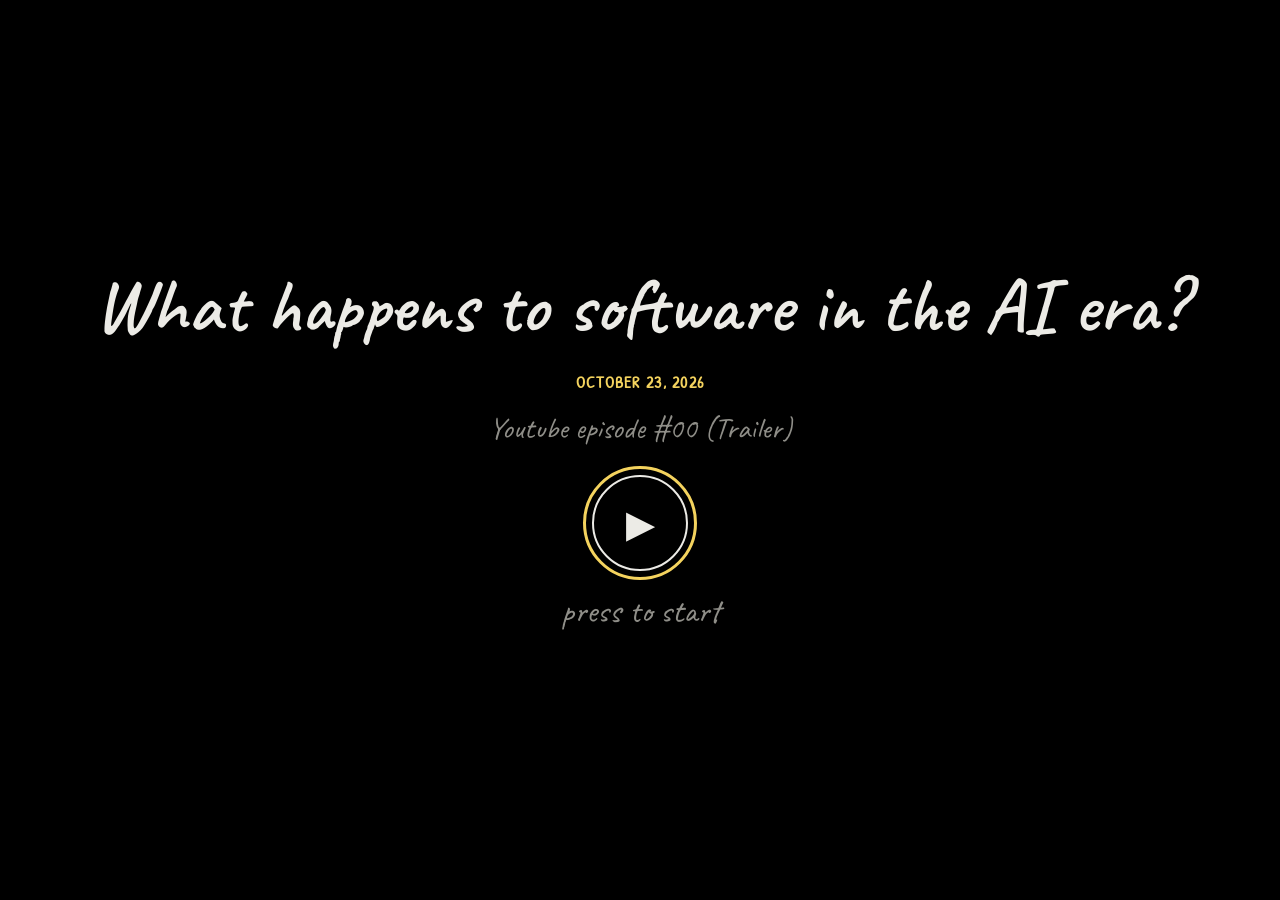
<file: slides/yt/ep_00.html>
<!doctype html>
<html lang="en">
<head>
  <meta charset="utf-8">
  <meta name="viewport" content="width=device-width, initial-scale=1, viewport-fit=cover">
  <title>What happens to software in the AI era?</title>
  <style>
  :root{
    --bg:#000; --ink:#ecebe6; --ink-dim:#8f8e88; --accent:#f4d35e; --bar:rgba(24,24,24,.78); --bar-line:rgba(236,235,230,.16);
    color-scheme:dark;
    box-sizing:border-box;
    padding-top:env(safe-area-inset-top,0px);
    padding-bottom:env(safe-area-inset-bottom,0px);
  }
  @media (prefers-color-scheme: dark){
    :root:not([data-theme="light"]){ --bg:#000; --ink:#ecebe6; --ink-dim:#8f8e88; --accent:#f4d35e; --bar:rgba(24,24,24,.78); --bar-line:rgba(236,235,230,.16); }
  }
  :root[data-theme="dark"]{ --bg:#000; --ink:#ecebe6; --ink-dim:#8f8e88; --accent:#f4d35e; --bar:rgba(24,24,24,.78); --bar-line:rgba(236,235,230,.16); }
  html{ scroll-padding-top:env(safe-area-inset-top,0px); height:100%; }
  html,body{ margin:0; height:100%; }
  *,*::before,*::after{ box-sizing:inherit; }
  body{ background:var(--bg); color:var(--ink); font-family:"Patrick Hand","Comic Sans MS",cursive,sans-serif; overflow:hidden; }
  #stage{ position:relative; width:100%; height:100%; background:var(--bg); }
  #stage.nocursor{ cursor:none; }
  svg#board{ width:100%; height:100%; display:block; touch-action:pan-y pinch-zoom; }
  #layer path{ fill:none; stroke-linecap:round; stroke-linejoin:round; }
  @keyframes blink-border{ 0%,100%{ opacity:1; } 50%{ opacity:.15; } }
  #layer path.blink-border{ animation:blink-border .55s ease-in-out 3; }
  @media (prefers-reduced-motion: reduce){ #layer path.blink-border{ animation:none; } }
  #pencil{ transition:opacity .25s ease; pointer-events:none; }

  #start{ position:absolute; inset:0; display:flex; flex-direction:column; align-items:center; justify-content:center; gap:18px; background:var(--bg); z-index:5; }
  #start h1{ margin:0 0 8px; max-width:min(1200px,88vw); color:var(--ink); font-family:"Caveat","Patrick Hand",cursive; font-size:clamp(42px,6vw,82px); font-weight:600; line-height:1; text-align:center; }
  #start .startDate{ margin:0; color:var(--accent); font-size:16px; font-weight:700; letter-spacing:.08em; text-transform:uppercase; }
  #start .startSubtitle{ margin:0 0 12px; max-width:min(860px,82vw); color:var(--ink-dim); font-size:clamp(20px,2.8vw,30px); line-height:1.15; text-align:center; }
  #start button{ font:inherit; background:none; border:2px solid var(--ink); color:var(--ink); border-radius:999px; width:96px; height:96px; font-size:38px; cursor:pointer; display:grid; place-items:center; padding-left:6px; }
  #start button:focus-visible{ outline:3px solid var(--accent); outline-offset:6px; }
  #start p{ margin:0; font-family:"Caveat","Patrick Hand",cursive; font-size:clamp(22px,3.2vw,34px); color:var(--ink-dim); }

  #bar{ position:absolute; left:50%; bottom:calc(18px + env(safe-area-inset-bottom,0px)); transform:translateX(-50%); display:flex; align-items:center; gap:6px; padding:8px 12px; background:var(--bar); border:1px solid var(--bar-line); border-radius:14px; backdrop-filter:blur(6px); transition:opacity .35s ease; z-index:6; max-width:calc(100% - 24px); }
  #bar.hide{ opacity:0; pointer-events:none; }
  #bar.hide:focus-within{ opacity:1; pointer-events:auto; }
  #bar{ flex-direction:column; align-items:stretch; gap:4px; width:max-content; }
  #bar .row{ display:flex; align-items:center; justify-content:center; gap:6px; flex-wrap:nowrap; }
  #bar button{ font:inherit; font-size:20px; line-height:1; color:var(--ink); background:none; border:0; border-radius:9px; min-width:40px; height:38px; cursor:pointer; padding:0 8px; }
  #bar button:hover{ background:rgba(236,235,230,.08); }
  #bar button:focus-visible{ outline:2px solid var(--accent); outline-offset:1px; }
  #speed{ font-size:17px !important; min-width:52px !important; }
  #dots{ display:flex; justify-content:center; align-items:center; gap:7px; padding:6px 8px 4px; flex-wrap:nowrap; }
  #dots button{ min-width:0 !important; width:11px; height:11px !important; padding:0 !important; border-radius:50% !important; background:var(--ink-dim) !important; opacity:.45; }
  #dots button.on{ background:var(--accent) !important; opacity:1; }
  #holdCtl{ display:flex; align-items:center; gap:3px; font-size:18px; color:var(--ink); padding:0 8px; height:38px; border-radius:9px; white-space:nowrap; }
  #holdCtl:hover{ background:rgba(236,235,230,.08); }
  #holdCtl input{ width:52px; font:inherit; font-size:17px; color:var(--ink); background:rgba(236,235,230,.06); border:1px solid var(--bar-line); border-radius:7px; padding:3px 4px; text-align:center; }
  #holdCtl input:focus-visible{ outline:2px solid var(--accent); outline-offset:1px; }
  #mfCtl{ display:flex; align-items:center; gap:8px; font-size:18px; color:var(--ink-dim); padding:0 8px; height:38px; border-radius:9px; white-space:nowrap; }
  #mfCtl label{ display:flex; align-items:center; gap:4px; color:var(--ink); cursor:pointer; user-select:none; }
  #mfCtl input{ width:17px; height:17px; accent-color:var(--accent); margin:0; cursor:pointer; }
  #mfCtl input:focus-visible{ outline:2px solid var(--accent); outline-offset:2px; }
  #manualToggle{ display:flex; align-items:center; gap:6px; font-size:18px; color:var(--ink); padding:0 8px; height:38px; border-radius:9px; cursor:pointer; user-select:none; white-space:nowrap; }
  #manualToggle:hover{ background:rgba(236,235,230,.08); }
  #manualToggle input{ width:17px; height:17px; accent-color:var(--accent); margin:0; cursor:pointer; }
  #manualToggle input:focus-visible{ outline:2px solid var(--accent); outline-offset:2px; }
          #bar .row1{ justify-content:flex-start; gap:4px; }
  #bar .row1 #dots{ flex:1; justify-content:flex-end; padding:0 4px 0 14px; }
  #drawCtl{ display:flex; align-items:center; gap:4px; font-size:18px; color:var(--ink-dim); padding:0 8px; height:38px; border-radius:9px; white-space:nowrap; }
  #drawCtl .seg{ display:flex; border:1px solid var(--bar-line); border-radius:8px; overflow:hidden; }
  #drawCtl label{ position:relative; cursor:pointer; user-select:none; }
  #drawCtl input{ position:absolute; opacity:0; width:1px; height:1px; }
  #drawCtl span.opt{ display:block; padding:4px 9px; color:var(--ink); font-size:17px; }
  #drawCtl label + label span.opt{ border-left:1px solid var(--bar-line); }
  #drawCtl input:checked + span.opt{ background:var(--accent); color:#111; }
  #drawCtl input:focus-visible + span.opt{ outline:2px solid var(--accent); outline-offset:-2px; }
  #clockToggle{ display:flex; align-items:center; gap:6px; font-size:18px; color:var(--ink); padding:0 8px; height:38px; border-radius:9px; cursor:pointer; user-select:none; white-space:nowrap; }
  #clockToggle:hover{ background:rgba(236,235,230,.08); }
  #clockToggle input{ width:17px; height:17px; accent-color:var(--accent); margin:0; cursor:pointer; }
  #hud{ position:absolute; right:calc(16px + env(safe-area-inset-right,0px)); bottom:calc(12px + env(safe-area-inset-bottom,0px)); display:none; gap:14px; align-items:baseline; font-family:"Patrick Hand",cursive; font-size:17px; color:var(--ink-dim); z-index:3; pointer-events:none; font-variant-numeric:tabular-nums; }
  #hud #clock{ color:var(--accent); opacity:.85; }
  #prog{ position:absolute; left:0; right:0; bottom:0; height:3px; background:rgba(236,235,230,.08); display:none; z-index:3; pointer-events:none; }
  #prog i{ display:block; height:100%; width:0; background:var(--accent); opacity:.7; transition:width .3s linear; }
  #stage.live #hud{ display:flex; }
  #stage.live #prog{ display:block; }
  @media (max-width:640px){ #dots{ display:none; } }

  </style>
</head>
<body>
  <script>
const C = { chalk:'#ecebe6', dim:'#8f8e88', yel:'#f4d35e', cy:'#7fd3e6', red:'#ff7a6b', grn:'#9be38f', org:'#f5a35c' };
const FONT = { h:'Caveat, "Patrick Hand", cursive', l:'"Patrick Hand", Caveat, cursive', m:'"DejaVu Sans Mono", "Courier New", monospace' };
const NS = 'http://www.w3.org/2000/svg';

/* ---------- seeded randomness for the hand-drawn wobble ---------- */
let _s = 1;
let layer;
const setDrawingLayer = value => { layer = value; };
const seed = n => { _s = n >>> 0; };
function rnd(){ _s |= 0; _s = _s + 0x6D2B79F5 | 0; let t = Math.imul(_s ^ _s >>> 15, 1 | _s); t = t + Math.imul(t ^ t >>> 7, 61 | t) ^ t; return ((t ^ t >>> 14) >>> 0) / 4294967296; }
const j = a => (rnd()*2 - 1) * a;
const f = n => Math.round(n*10)/10;

/* ---------- hand-drawn primitives ---------- */
function seg(a, b, bow){
  const dx=b[0]-a[0], dy=b[1]-a[1], len=Math.hypot(dx,dy)||1;
  const k = j(bow*Math.min(1,len/150) + .5);
  return ` Q${f((a[0]+b[0])/2 - dy/len*k)} ${f((a[1]+b[1])/2 + dx/len*k)} ${f(b[0])} ${f(b[1])}`;
}
function poly(pts, closed=false, bow=3){
  pts = pts.map(p => [p[0]+j(1.2), p[1]+j(1.2)]);
  let d = `M${f(pts[0][0])} ${f(pts[0][1])}`;
  for(let i=1;i<pts.length;i++) d += seg(pts[i-1], pts[i], bow);
  if(closed){
    const a=pts[pts.length-1], s=pts[0], n=pts[1];
    d += seg(a, s, bow);
    d += ` L${f(s[0]+(n[0]-s[0])*.07+j(2))} ${f(s[1]+(n[1]-s[1])*.07+j(2))}`;
  }
  return d;
}
const line = (x1,y1,x2,y2,bow=3) => poly([[x1,y1],[x2,y2]], false, bow);
const rect = (x,y,w,h,bow=3) => poly([[x,y],[x+w,y],[x+w,y+h],[x,y+h]], true, bow);
function ell(cx,cy,rx,ry,a0=-Math.PI/2-.3,sweep=Math.PI*2+.4,wob=.03){
  const n = Math.max(20, Math.round((rx+ry)*Math.abs(sweep)/9));
  const ph = rnd()*6; let d='';
  for(let i=0;i<=n;i++){
    const a = a0 + sweep*i/n;
    const r = 1 + wob*Math.sin(a*2+ph) + (i/n)*.02;
    d += (i?' L':'M') + f(cx+Math.cos(a)*rx*r) + ' ' + f(cy+Math.sin(a)*ry*r);
  }
  return d;
}
function arrow(x1,y1,x2,y2,bow=5,hs=18){
  const a = Math.atan2(y2-y1,x2-x1);
  return [ line(x1,y1,x2,y2,bow),
    `M${f(x2-hs*Math.cos(a-.45))} ${f(y2-hs*Math.sin(a-.45))} L${f(x2)} ${f(y2)} L${f(x2-hs*Math.cos(a+.45))} ${f(y2-hs*Math.sin(a+.45))}` ];
}
function cyl(x,y,w,h){ const rx=w/2, ry=Math.max(9,w*.16);
  return [ ell(x+rx,y,rx,ry), line(x,y,x,y+h,1), line(x+w,y,x+w,y+h,1), ell(x+rx,y+h,rx,ry,0,Math.PI,.01), ell(x+rx,y+h*.5,rx,ry,.1,Math.PI-.2,.01) ]; }
function doc(x,y,w,h){ const c=Math.min(26,w*.25);
  return [ poly([[x,y],[x+w-c,y],[x+w,y+c],[x+w,y+h],[x,y+h]], true, 2), poly([[x+w-c,y],[x+w-c,y+c],[x+w,y+c]], false, 1) ]; }
function monitor(x,y,w,h){ return [ rect(x,y,w,h,2), line(x+w/2,y+h,x+w/2,y+h+28,1), line(x+w/2-40,y+h+30,x+w/2+40,y+h+30,1) ]; }
function phone(x,y,w,h){ return [ rect(x,y,w,h,2), line(x+w/2-12,y+h-14,x+w/2+12,y+h-14,.5) ]; }
function gear(cx,cy,r,t=10){ const pts=[], n=t*4;
  for(let i=0;i<n;i++){ const a=i/n*Math.PI*2, rr=(i%4<2)?r:r*.78; pts.push([cx+Math.cos(a)*rr, cy+Math.sin(a)*rr]); }
  return [ poly(pts,true,.4), ell(cx,cy,r*.32,r*.32) ]; }
function person(x,y,s=1){ return [ ell(x,y,18*s,18*s), line(x,y+19*s,x,y+92*s,2),
  poly([[x-36*s,y+66*s],[x,y+42*s],[x+36*s,y+66*s]],false,2), poly([[x-30*s,y+150*s],[x,y+92*s],[x+30*s,y+150*s]],false,2) ]; }
function bubble(x,y,w,h,tx,ty){ return [ ell(x+w/2,y+h/2,w/2,h/2), poly([[x+w*.28,y+h*.86],[tx,ty],[x+w*.42,y+h*.97]],false,1) ]; }
function star4(cx,cy,r){ const q=()=>`${f(cx+j(r*.08))} ${f(cy+j(r*.08))}`;
  return `M${f(cx)} ${f(cy-r)} Q${q()} ${f(cx+r)} ${f(cy)} Q${q()} ${f(cx)} ${f(cy+r)} Q${q()} ${f(cx-r)} ${f(cy)} Q${q()} ${f(cx)} ${f(cy-r)}`; }
const check = (x,y,s) => poly([[x,y],[x+s*.35,y+s*.4],[x+s,y-s*.5]],false,1);
function folder(x,y,w,h){ return poly([[x,y+14],[x,y],[x+w*.35,y],[x+w*.43,y+14],[x+w,y+14],[x+w,y+h],[x,y+h]],true,1.5); }
function lock(cx,cy,s){ return [ ell(cx,cy,42*s,58*s,Math.PI,Math.PI,.005), rect(cx-62*s,cy,124*s,100*s,2), ell(cx,cy+40*s,10*s,10*s), line(cx,cy+50*s,cx,cy+72*s,.5) ]; }
function globe(cx,cy,r){ return [ ell(cx,cy,r,r), ell(cx,cy,r*.42,r,-Math.PI/2,Math.PI*2+.2,.01), line(cx-r,cy,cx+r,cy,2),
  line(cx-r*.86,cy-r*.5,cx+r*.86,cy-r*.5,2), line(cx-r*.86,cy+r*.5,cx+r*.86,cy+r*.5,2) ]; }
function cube(x,y,s){ const d=s*.4, e=s*.35;
  return [ rect(x,y,s,s,1.2), poly([[x,y],[x+d,y-e],[x+s+d,y-e],[x+s,y]],false,1), poly([[x+s+d,y-e],[x+s+d,y+s-e],[x+s,y+s]],false,1) ]; }
function cloud(cx,cy,rx,ry){ const n=110; let d='';
  for(let i=0;i<=n+5;i++){ const a=-Math.PI/2+i/n*Math.PI*2, r=.86+.2*Math.abs(Math.sin(a*3.5));
    d += (i?' L':'M') + f(cx+Math.cos(a)*rx*r) + ' ' + f(cy+Math.sin(a)*ry*r); }
  return d; }
function scribble(x,y,w,h,n){ const pts=[]; for(let i=0;i<n;i++) pts.push([x+rnd()*w, y+rnd()*h]); return poly(pts,false,30); }

/* ---------- scene builder ---------- */
function B(){
  const ops=[];
  const b = {
    ops,
    p(d,c=C.chalk,w=3,o={}){ (Array.isArray(d)?d:[d]).forEach(x => ops.push({k:'p',d:x,c,w,...o})); return b; },
    t(x,y,s,o={}){ ops.push({k:'t',x,y,s,...o}); return b; },
    w(ms){ ops.push({k:'w',ms}); return b; }
  };
  return b;
}
function head(b,n,title,sub,u){
  b.t(110,110,'It means…',{size:32,c:C.dim,f:'l'});
  b.t(110,174,title,{size:58,wt:600,u:u?C.yel:null});
  if(sub) b.t(110,230,sub,{size:34,f:'l'});
  b.w(250);
}

/* dashed versions (one path, many sub-paths) to mark what is optional */
function dashPts(pts, dash=20, gap=13){
  let d='', on=true, left=dash;
  for(let i=1;i<pts.length;i++){
    let [ax,ay]=pts[i-1]; const [bx,by]=pts[i];
    let L=Math.hypot(bx-ax,by-ay);
    while(L>0){
      const s=Math.min(left,L), t=s/Math.hypot(bx-ax,by-ay);
      const nx=ax+(bx-ax)*t, ny=ay+(by-ay)*t;
      if(on) d += ` M${f(ax+j(.8))} ${f(ay+j(.8))} L${f(nx+j(.8))} ${f(ny+j(.8))}`;
      ax=nx; ay=ny; L-=s; left-=s;
      if(left<=0){ on=!on; left=on?dash:gap; }
    }
  }
  return d.trim();
}
const dashRect = (x,y,w,h) => dashPts([[x,y],[x+w,y],[x+w,y+h],[x,y+h],[x,y]]);
function dashEll(cx,cy,rx,ry){ const pts=[]; for(let i=0;i<=72;i++){ const a=i/72*Math.PI*2; pts.push([cx+Math.cos(a)*rx, cy+Math.sin(a)*ry]); } return dashPts(pts,18,12); }
function bolt(x,y,s){ return poly([[x+25*s,y],[x,y+48*s],[x+20*s,y+48*s],[x+8*s,y+90*s],[x+48*s,y+34*s],[x+27*s,y+34*s],[x+40*s,y]],true,1); }
function picture(x,y,w,h){ return [ rect(x,y,w,h,1.5), poly([[x+8,y+h-8],[x+w*.35,y+h*.45],[x+w*.55,y+h*.7],[x+w*.72,y+h*.55],[x+w-8,y+h-8]],false,1), ell(x+w*.75,y+h*.28,9,9) ]; }
function wave(x,y,w,a){ let d=`M${f(x)} ${f(y)}`; for(let i=1;i<=40;i++){ const t=i/40; d+=` L${f(x+w*t)} ${f(y+Math.sin(t*Math.PI*6)*a*(0.3+0.7*Math.abs(Math.sin(t*Math.PI*2.3))))}`; } return d; }
function meas(s,size,fk,wt){
  const el=document.createElementNS(NS,'text');
  el.setAttribute('font-family',FONT[fk||'h']); el.setAttribute('font-size',size); el.setAttribute('font-weight',wt||500);
  el.textContent=s; layer.appendChild(el); const w=el.getBBox().width; el.remove(); return w;
}
function code(b,x,y,toks,size){
  const sp = meas('a a',size,'l') - meas('aa',size,'l');
  toks.forEach(([str,c]) => {
    const lead = str.length - str.trimStart().length, t = str.trim();
    x += lead*sp;
    if(t){ b.t(x,y,t,{size,f:'l',c}); x += meas(t,size,'l'); }
  });
  return x;
}
function head2(b,kick,title,sub,u){
  b.t(110,110,kick,{size:32,c:C.dim,f:'l'});
  b.t(110,174,title,{size:58,wt:600,u:u?C.yel:null});
  if(sub) b.t(110,230,sub,{size:34,f:'l'});
  b.w(250);
}


function definePresentation({ name, id, folder, title, subtitle, publishedAt, ariaLabel, playlist, player = {} }) {
  const scenes = playlist.flatMap(item => {
    const chosen = item.scenes ? item.scenes.map(sceneId => item.episode.scenes.find(scene => scene.id.endsWith('/' + sceneId) || scene.id === sceneId)).filter(Boolean) : item.episode.scenes;
    return chosen.map(scene => ({ ...scene, role: item.role, optional: Boolean(item.optional) }));
  });
  return { name, id, folder, title, subtitle, publishedAt, ariaLabel, scenes, player };
}


const microApp = (() => {

const scenes = [
/* 0 · Micro App */
b => {
  b.t(800,190,'Mikup',{size:130,c:C.yel,a:'middle',wt:700});
  b.t(800,262,'= Micro App',{size:58,a:'middle'}).w(300);
  const cs=[];
  for(let r=0;r<3;r++) for(let c=0;c<4;c++){ const x=150+c*72+j(6), y=380+r*68+j(6); cs.push([x+17,y+17]); b.p(rect(x,y,34,34,1.5),C.chalk,2.5); }
  for(let k=0;k<9;k++){ const a=cs[Math.floor(rnd()*12)], z=cs[Math.floor(rnd()*12)]; if(a!==z) b.p(line(a[0],a[1],z[0],z[1],10),C.dim,1.5); }
  b.t(285,700,'microservices',{size:44,a:'middle'});
  b.t(285,745,'too fine-grained',{size:30,a:'middle',f:'l',c:C.dim}).w(250);
  b.p(rect(1190,360,260,270,2),C.chalk,5);
  for(let k=0;k<14;k++){ const x=1210+rnd()*200, y=390+rnd()*200; b.p(line(x,y+26,x+26,y,1),C.dim,2); }
  b.t(1320,700,'monolith',{size:44,a:'middle'});
  b.t(1320,745,'too rigid',{size:30,a:'middle',f:'l',c:C.dim}).w(250);
  const boxes=[[625,380],[830,380],[728,530]];
  boxes.forEach(([x,y]) => b.p(rect(x,y,145,110),C.yel,3.5));
  b.p(line(770,435,830,435,2),C.yel,2.5).p(line(700,490,760,530,2),C.yel,2.5).p(line(900,490,840,530,2),C.yel,2.5);
  boxes.forEach(([x,y]) => { b.p(line(x+20,y+30,x+110,y+30,1),C.dim,2).p(line(x+20,y+55,x+92,y+55,1),C.dim,2).p(line(x+20,y+80,x+70,y+80,1),C.dim,2); });
  b.t(800,700,'Micro App',{size:48,c:C.yel,a:'middle',wt:700});
  b.t(800,745,'the right balance',{size:30,a:'middle',f:'l'});
},
/* 1 · framework */
b => {
  b.t(800,150,'A framework to',{size:56,a:'middle'});
  b.t(800,228,'simplify and speed up',{size:78,c:C.yel,a:'middle',wt:700,u:C.yel}).w(300);
  b.p(rect(170,360,360,260),C.chalk,3);
  b.p(scribble(200,390,300,200,26),C.dim,2.2);
  b.t(350,675,'complexity',{size:44,a:'middle'}).w(200);
  b.p(arrow(570,490,860,490,6,22),C.yel,4);
  b.t(715,462,'Mikup',{size:40,c:C.yel,a:'middle',wt:700}).w(200);
  const x=1060, y=490;
  b.p(`M${x} ${y-34} Q${x+160} ${y-58} ${x+250} ${y+2} Q${x+160} ${y+60} ${x} ${y+34} L${x} ${y-36}`,C.chalk,3.5);
  b.p(ell(x+165,y,17,17),C.cy,3);
  b.p(poly([[x+30,y-36],[x-12,y-78],[x+80,y-42]]),C.chalk,3).p(poly([[x+30,y+36],[x-12,y+78],[x+80,y+42]]),C.chalk,3);
  b.p(poly([[x,y-20],[x-55,y-12],[x-25,y],[x-62,y+12],[x,y+20]],false,2),C.yel,3);
  b.p(line(x-160,y-55,x-90,y-55,1),C.dim,2).p(line(x-180,y,x-95,y,1),C.dim,2).p(line(x-160,y+55,x-90,y+55,1),C.dim,2);
  b.t(1185,675,'speed',{size:44,a:'middle'}).w(400);
  b.t(800,790,'for enterprise applications with a substantial backend',{size:38,a:'middle',f:'l'});
},
/* 2 · single grammar */
b => {
  b.t(800,150,'One single grammar',{size:82,c:C.yel,a:'middle',wt:700,u:C.yel});
  b.t(800,222,'to send and receive anything from the system',{size:38,a:'middle',f:'l'}).w(300);
  b.p(person(220,420,1.1),C.chalk,3);
  b.p(bubble(250,290,190,85,235,398),C.chalk,2.5);
  b.t(345,342,'I need…',{size:30,a:'middle',f:'l'});
  b.p(arrow(300,465,590,465),C.chalk,3);
  b.t(445,448,'request',{size:28,a:'middle',f:'l',c:C.dim});
  b.p(rect(600,410,320,170),C.yel,4);
  b.t(760,485,'Mikup',{size:56,c:C.yel,a:'middle',wt:700});
  b.t(760,540,'one grammar',{size:28,a:'middle',f:'l',c:C.dim});
  b.p(arrow(590,535,300,535),C.chalk,3);
  b.t(445,575,'response',{size:28,a:'middle',f:'l',c:C.dim}).w(200);
  b.p(arrow(930,480,1165,335),C.chalk,2.5).p(cyl(1180,290,90,80),C.chalk,3).t(1310,345,'data',{size:36,f:'l'});
  b.p(arrow(930,490,1170,466),C.chalk,2.5).p(doc(1188,420,74,92),C.chalk,3).t(1310,475,'documents',{size:36,f:'l'});
  b.p(arrow(930,505,1158,592),C.chalk,2.5).p(monitor(1170,560,110,70),C.chalk,3).t(1310,605,'interfaces',{size:36,f:'l'});
  b.p(arrow(930,520,1182,722),C.chalk,2.5).p(gear(1225,735,38,9),C.chalk,3).t(1310,750,'logic',{size:36,f:'l'});
},
/* 3 · no application server */
b => {
  head(b,1,'no web containers or application servers to manage');
  b.p(rect(200,320,560,420),C.chalk,3);
  b.t(230,365,'Application Server',{size:36,f:'l'});
  b.p(rect(250,395,460,300),C.chalk,2.5);
  b.t(275,435,'web container',{size:32,f:'l',c:C.dim});
  [290,390,490].forEach(x => b.p(doc(x,470,70,90),C.dim,2.2));
  b.t(480,640,'deploy, descriptors, classloaders…',{size:28,a:'middle',f:'l',c:C.dim}).w(300);
  b.p(line(190,310,770,750,10),C.red,6).p(line(770,310,190,750,10),C.red,6).w(200);
  b.p(arrow(820,530,1050,530,6,22),C.yel,4);
  b.p(rect(1080,440,300,180),C.yel,4);
  b.t(1230,522,'Mikup',{size:56,c:C.yel,a:'middle',wt:700});
  b.t(1230,580,'it just starts',{size:30,a:'middle',f:'l'});
  b.p(check(1170,690,50),C.grn,4);
  b.t(1235,705,'no server to manage',{size:32,f:'l',c:C.grn});
},
/* 4 · DSLs and databases */
b => {
  head(b,2,'no database languages to learn','thanks to DSLs');
  b.p(person(230,430,1),C.chalk,3);
  b.p(bubble(280,300,220,90,252,412),C.chalk,2.5);
  b.t(390,355,'one language',{size:28,a:'middle',f:'l'});
  b.p(arrow(300,520,600,520),C.chalk,3);
  b.p(doc(620,390,190,250),C.yel,3.5);
  b.t(715,478,'DSL',{size:66,c:C.yel,a:'middle',wt:700});
  [[525,780],[560,770],[595,755]].forEach(([y,x2]) => b.p(line(650,y,x2,y,1),C.dim,2));
  b.t(715,700,'one grammar, many databases',{size:30,a:'middle',f:'l',c:C.yel}).w(200);
  [[320,100,385,'MongoDB'],[500,100,565,'PostgreSQL'],[680,90,740,'…']].forEach(([y,h,ty,lab],i) => {
    b.p(arrow(830,515,1105,[380,555,725][i]),C.chalk,2.5);
    b.p(cyl(1120,y,140,h),C.chalk,3);
    b.t(1290,ty,lab,{size:38,f:'l'});
  });
},
/* 5 · declarative UIs */
b => {
  head(b,3,'declarative, agnostic user interfaces','ideal for AI generation',true);
  b.p(star4(250,480,70),C.yel,3.5).p(star4(345,400,26),C.yel,3).p(star4(330,565,16),C.yel,2.5);
  b.t(250,625,'AI',{size:60,c:C.yel,a:'middle',wt:700});
  b.p(arrow(370,490,565,490),C.chalk,3);
  b.p(doc(590,320,320,380),C.chalk,3);
  b.t(625,385,'page',{size:32,f:'l'});
  b.t(645,435,'– table: orders',{size:30,f:'l'});
  b.t(645,485,'– filter: date',{size:30,f:'l'});
  b.t(645,535,'– action: save',{size:30,f:'l'});
  b.t(750,640,'what, not how',{size:34,a:'middle',c:C.yel}).w(200);
  b.p(arrow(930,450,1080,410),C.chalk,2.5);
  b.p(monitor(1100,330,260,160),C.chalk,3);
  b.p(rect(1120,350,220,26,1),C.dim,2).p(line(1120,405,1320,405,1),C.dim,2).p(line(1120,435,1300,435,1),C.dim,2).p(line(1120,465,1280,465,1),C.dim,2);
  b.p(arrow(930,560,1222,640),C.chalk,2.5);
  b.p(phone(1240,560,100,180),C.chalk,3);
  b.p(line(1255,590,1325,590,1),C.dim,2).p(line(1255,615,1315,615,1),C.dim,2).p(line(1255,640,1300,640,1),C.dim,2);
  b.t(1290,795,'web, mobile, …',{size:30,a:'middle',f:'l',c:C.dim});
},
/* 6 · configuration */
b => {
  head(b,4,'no worrying about configuration','even as it keeps evolving');
  b.p(gear(520,420,85,10),C.chalk,3).p(gear(668,368,55,8),C.yel,3);
  b.p(arrow(160,660,1450,660,4),C.chalk,3);
  [320,600,880,1160].forEach((x,i) => {
    b.p(rect(x-55,585,110,50,1.5),C.chalk,2.5);
    b.t(x,620,'v'+(i+1),{size:34,a:'middle',f:'l'});
    b.p(line(x,636,x,656,.5),C.dim,2);
  });
  b.t(1360,620,'v…',{size:34,a:'middle',f:'l',c:C.dim}).w(250);
  b.t(1150,400,'Mikup handles it',{size:48,c:C.yel,a:'middle',wt:700});
  b.p(check(1110,475,70),C.grn,4).w(200);
  b.t(800,770,'configurations change, you keep building',{size:34,a:'middle',f:'l',c:C.dim});
},
/* 7 · business rules */
b => {
  head(b,5,'business rules, just like any other file','same way, same place');
  b.p(folder(200,320,150,100),C.chalk,3);
  b.t(370,385,'project',{size:38,f:'l'});
  b.p(line(240,430,240,700,2),C.dim,2);
  [[480,'data',C.chalk],[590,'interfaces',C.chalk],[700,'business rule',C.yel]].forEach(([y,lab,c]) => {
    b.p(line(240,y,320,y,1),C.dim,2);
    b.p(doc(330,y-42,62,80),c,2.8);
    b.t(410,y+10,lab,{size:34,f:'l',c});
  });
  b.w(200);
  b.p(arrow(680,700,870,600,30),C.yel,3);
  b.p(rect(880,420,520,230),C.yel,3.5);
  b.t(915,490,'if  customer.tier = "gold"',{size:34,f:'l'});
  b.t(915,545,'then  discount = 10%',{size:34,f:'l'});
  b.t(915,610,'it is a file, like all the others',{size:30,f:'l',c:C.dim});
},
/* 8 · permission */
b => {
  head(b,6,'no permission management to worry about');
  [[250,430],[360,415],[470,430]].forEach(([x,y]) => b.p(person(x,y,.6),C.chalk,2.5));
  b.t(360,600,'users',{size:38,a:'middle'});
  b.p(arrow(530,500,690,500),C.chalk,3);
  b.p(lock(800,470,1.4),C.yel,4);
  b.t(800,680,'who can do what',{size:40,a:'middle',c:C.yel,wt:700}).w(200);
  b.p(arrow(910,520,1090,440),C.chalk,2.5).p(arrow(910,560,1090,620),C.chalk,2.5);
  b.p(doc(1110,370,80,100),C.chalk,2.8).p(cyl(1240,385,90,80),C.chalk,2.8);
  b.p(monitor(1110,560,110,70),C.chalk,2.8).p(cube(1260,580,60),C.chalk,2.8);
  b.t(1250,770,'resources',{size:38,a:'middle'}).w(200);
  b.t(800,830,'not your concern',{size:34,a:'middle',f:'l',c:C.dim});
},
/* 9 · generative vs deterministic */
b => {
  head(b,7,'keeping generative and deterministic apart','AI on one side, transactions on the other');
  b.p(cloud(430,440,200,110),C.cy,3);
  b.p(star4(370,430,28),C.yel,2.5).p(star4(470,465,20),C.yel,2.5).p(star4(520,410,14),C.yel,2);
  b.t(430,625,'generative',{size:54,c:C.cy,a:'middle',wt:700});
  b.t(430,672,'AI, language, ideas',{size:30,a:'middle',f:'l',c:C.dim}).w(200);
  b.p(line(800,290,800,720,4),C.dim,2.5).p(line(806,300,804,712,4),C.dim,1.5).w(150);
  b.p(gear(1080,430,70,10),C.chalk,3).p(gear(1190,385,45,8),C.chalk,3);
  b.p(check(1268,470,52),C.grn,4);
  b.t(1170,625,'deterministic',{size:54,a:'middle',wt:700});
  b.t(1170,672,'transactions, rules, data',{size:30,a:'middle',f:'l',c:C.dim}).w(250);
  b.t(800,795,'two worlds, cleanly separated',{size:40,a:'middle',c:C.yel});
},
/* 10 · API */
b => {
  head(b,8,'a self-documenting, standard API','ready to spread across the web');
  b.p(doc(210,320,240,300),C.chalk,3);
  b.t(330,482,'{ }',{size:92,c:C.yel,a:'middle',wt:700});
  b.p(line(240,545,420,545,1),C.dim,2).p(line(240,580,390,580,1),C.dim,2);
  b.t(330,690,'API standard',{size:46,a:'middle'});
  b.p(arrow(470,470,600,470),C.chalk,3);
  b.p(doc(620,360,180,230),C.chalk,3);
  [420,455,490,525,560].forEach((y,i) => b.p(line(645,y,770-i*8,y,1),C.dim,2));
  b.t(710,650,'documentation',{size:34,a:'middle',f:'l'});
  b.t(710,692,'built in',{size:34,a:'middle',f:'l',c:C.yel}).w(200);
  b.p(arrow(820,470,1040,470),C.chalk,3);
  b.p(globe(1200,470,140),C.cy,3);
  b.p(arrow(1335,410,1440,340),C.cy,2.5).p(ell(1458,328,10,10),C.cy,2.5);
  b.p(arrow(1340,525,1445,585),C.cy,2.5).p(ell(1462,594,10,10),C.cy,2.5);
  b.p(arrow(1240,335,1300,262),C.cy,2.5).p(ell(1312,248,10,10),C.cy,2.5);
  b.t(1200,690,'across the web',{size:38,a:'middle',c:C.cy});
},
/* 11 · Harness */
b => {
  head(b,9,'a powerful Application Harness','Mikup itself is the harness: agents and skills live inside it');
  b.p(rect(200,300,1200,450,2),C.yel,5);
  [[220,320],[1380,320],[220,730],[1380,730]].forEach(([x,y]) => b.p(ell(x,y,6,6),C.yel,2.5));
  b.t(245,358,'Mikup',{size:50,c:C.yel,wt:700});
  b.t(385,358,'= the Application Harness',{size:34,f:'l',c:C.yel}).w(250);
  b.p(star4(300,470,36),C.cy,3.5).p(star4(368,505,22),C.cy,3);
  b.t(330,570,'agents',{size:38,a:'middle',c:C.cy,wt:700});
  [262,322,382].forEach(x => { b.p(rect(x,600,48,58,1),C.chalk,2.5); b.p(check(x+12,632,24),C.grn,2.5); });
  b.t(330,712,'skills',{size:38,a:'middle',wt:700}).w(200);
  b.p(cube(580,490,70),C.chalk,3).p(cube(780,420,70),C.chalk,3).p(cube(960,490,70),C.chalk,3).p(cube(740,620,60),C.chalk,3);
  b.p(line(680,510,778,460,4),C.dim,2).p(line(880,460,958,510,4),C.dim,2).p(line(615,562,738,642,4),C.dim,2).p(line(826,642,995,562,4),C.dim,2);
  b.t(615,600,'order',{size:26,a:'middle',f:'l',c:C.dim});
  b.t(815,520,'customer',{size:26,a:'middle',f:'l',c:C.dim});
  b.t(995,600,'item',{size:26,a:'middle',f:'l',c:C.dim});
  b.t(775,710,'rule',{size:26,a:'middle',f:'l',c:C.dim}).w(150);
  b.p(arrow(415,495,565,515),C.cy,3);
  b.t(490,478,'native access',{size:24,a:'middle',f:'l',c:C.cy});
  b.p(arrow(440,630,728,648,6),C.chalk,2.5);
  b.t(585,612,'use',{size:24,a:'middle',f:'l',c:C.dim}).w(150);
  b.p(ell(1230,500,50,50),C.chalk,3.5).p(line(1266,536,1325,595,1),C.chalk,6);
  b.t(1250,665,'it knows and reaches',{size:30,a:'middle',f:'l'});
  b.t(1250,702,'every object',{size:30,a:'middle',f:'l'});
  b.t(800,810,'agents and skills are defined inside Mikup, like any other resource',{size:34,a:'middle',f:'l',c:C.dim});
},
/* 12 · conversational */
b => {
  head(b,10,'a conversational approach','for any feature');
  b.p(person(210,450,1.1),C.chalk,3);
  b.p(bubble(240,300,400,110,215,428),C.cy,3);
  b.t(440,365,'show me today\'s orders',{size:30,a:'middle',f:'l'});
  b.p(arrow(320,560,790,560,8),C.cy,3).w(150);
  [[820,330,'orders'],[1150,330,'customers'],[820,570,'inventory'],[1150,570,'invoices']].forEach(([x,y,lab]) => {
    b.p(rect(x,y,250,150),C.chalk,3);
    b.t(x+125,y+90,lab,{size:40,a:'middle'});
    b.p(ell(x+245,y-8,36,22),C.cy,2.5).p(poly([[x+228,y+10],[x+214,y+28],[x+246,y+13]],false,1),C.cy,2.5);
    b.t(x+245,y+2,'…',{size:30,a:'middle',c:C.cy});
  });
  b.w(200);
  b.t(800,810,'every feature answers in natural language',{size:34,a:'middle',f:'l',c:C.dim});
},
/* 13 · resource driven */
b => {
  b.t(800,150,'But how do we get all of this?',{size:66,a:'middle',wt:600}).w(400);
  b.t(800,225,'the answer is adopting a',{size:38,a:'middle',f:'l',c:C.dim});
  b.t(800,305,'Resource Driven System',{size:76,c:C.yel,a:'middle',wt:700,u:C.yel}).w(350);
  b.p(rect(330,380,940,260,2),C.chalk,3);
  b.p(line(330,425,1270,425,1),C.dim,1.5);
  b.p(ell(360,403,7,7),C.red,2).p(ell(385,403,7,7),C.yel,2).p(ell(410,403,7,7),C.grn,2);
  b.t(385,505,'Resource = resolve(FQN, context)',{size:50,f:'l'});
  b.t(385,590,'Content  = Resource.getContent( … )',{size:50,f:'l'}).w(350);
  b.t(330,762,'FQN + context',{size:38,f:'l',c:C.cy});
  b.p(arrow(560,750,690,750),C.chalk,3);
  b.t(625,730,'resolve',{size:26,a:'middle',f:'l',c:C.dim});
  b.p(ell(800,748,105,42),C.yel,3);
  b.t(800,762,'Resource',{size:40,a:'middle',c:C.yel,wt:700});
  b.p(arrow(915,750,1060,750),C.chalk,3);
  b.t(988,730,'getContent',{size:26,a:'middle',f:'l',c:C.dim});
  b.t(1080,762,'Content',{size:38,f:'l',c:C.cy});
}
];
const titles = ['Micro App','The framework','One single grammar','No application server','DSLs and databases','Declarative UIs','Configuration','Business rules','Permissions','Generative vs deterministic','API','Application Harness','Conversational','Resource Driven'];
const sceneIds = [
  'micro-app',
  'framework',
  'single-grammar',
  'no-application-server',
  'dsls-and-databases',
  'declarative-uis',
  'configuration',
  'business-rules',
  'permissions',
  'generative-vs-deterministic',
  'api',
  'application-harness',
  'conversational',
  'resource-driven',
];

return { id: 'micro-app', title: 'What happens to software in the AI era?', scenes: scenes.map((render, index) => ({ id: 'micro-app/' + sceneIds[index], title: titles[index], render })) };

})();

const resource = (() => {

const scenes = [
/* 1 · first-class citizen */
b => {
  b.t(800,150,'The Resource',{size:100,c:C.yel,a:'middle',wt:700,u:C.yel});
  b.t(800,222,'the first-class citizen of Mikup',{size:38,a:'middle',f:'l'}).w(300);
  b.p(ell(800,450,190,92),C.yel,4);
  b.t(800,470,'Resource',{size:66,c:C.yel,a:'middle',wt:700}).w(250);
  b.p(arrow(330,450,590,450,6,20),C.chalk,3);
  b.t(450,425,'it starts here',{size:32,a:'middle',f:'l'});
  b.p(arrow(1010,450,1270,450,6,20),C.chalk,3);
  b.t(1150,425,'it ends here',{size:32,a:'middle',f:'l'}).w(250);
  b.p(line(700,530,520,620,3),C.dim,2).p(line(800,545,800,620,2),C.dim,2).p(line(900,530,1080,620,3),C.dim,2);
  // workflow
  b.p(ell(450,670,16,16),C.chalk,2.8).p(arrow(470,670,505,670,1,10),C.chalk,2.5).p(ell(525,670,16,16),C.chalk,2.8).p(arrow(545,670,580,670,1,10),C.chalk,2.5).p(ell(600,670,16,16),C.chalk,2.8);
  b.t(525,745,'every workflow',{size:34,a:'middle',f:'l'});
  // saving
  b.p(cyl(765,640,70,55),C.chalk,2.8);
  b.t(800,745,'every save',{size:34,a:'middle',f:'l'});
  // processing
  b.p(gear(1080,672,36,9),C.chalk,2.8);
  b.t(1080,745,'every processing',{size:34,a:'middle',f:'l'}).w(250);
  b.t(800,815,'everything starts and ends with a Resource',{size:38,a:'middle',c:C.yel});
},
/* 2 · two ways to look at it */
b => {
  b.t(800,160,'Two ways to understand it',{size:70,a:'middle',wt:600}).w(300);
  b.p(rect(330,320,240,170,2),C.chalk,3);
  b.p(line(330,380,570,380,2),C.chalk,2.5);
  b.t(450,362,'metadata',{size:28,a:'middle',f:'l',c:C.yel});
  b.t(450,445,'content',{size:28,a:'middle',f:'l',c:C.dim});
  b.t(450,590,'Anatomy',{size:64,c:C.yel,a:'middle',wt:700});
  b.t(450,640,'how it is made',{size:34,a:'middle',f:'l'}).w(250);
  b.p(line(800,300,800,700,4),C.dim,2.5).p(line(806,310,804,692,4),C.dim,1.5).w(150);
  [[1030,'1'],[1150,'2'],[1270,'3']].forEach(([x,n],i) => {
    b.p(i===2 ? dashEll(x,405,40,40) : ell(x,405,40,40),C.chalk,3);
    b.t(x,420,n,{size:40,a:'middle'});
  });
  b.p(arrow(1074,405,1106,405,1,10),C.chalk,2.5).p(arrow(1194,405,1226,405,1,10),C.chalk,2.5);
  b.t(1150,590,'Definition',{size:64,c:C.yel,a:'middle',wt:700});
  b.t(1150,640,'how it comes to life',{size:34,a:'middle',f:'l'});
},
/* 3 · anatomy */
b => {
  head2(b,'Anatomy','identity, always separate from the payload','a Resource is made of two parts');
  b.t(560,295,'Resource',{size:34,f:'l',c:C.dim});
  b.p(rect(560,310,480,440),C.chalk,3);
  b.p(rect(590,340,420,160),C.yel,3.5);
  b.t(800,415,'Metadata',{size:56,c:C.yel,a:'middle',wt:700});
  b.t(800,465,'required',{size:30,a:'middle',f:'l'}).w(250);
  b.p(dashRect(590,540,420,180),C.dim,2.5);
  b.t(800,620,'Content',{size:56,a:'middle',wt:700});
  b.t(800,670,'optional',{size:30,a:'middle',f:'l',c:C.dim}).w(250);
  b.p(arrow(390,420,570,420),C.yel,3);
  b.t(280,432,'identity',{size:48,a:'middle',c:C.yel,wt:700});
  b.p(arrow(1220,630,1030,630),C.cy,3);
  b.t(1320,642,'payload',{size:48,a:'middle',c:C.cy,wt:700});
},
/* 4 · metadata */
b => {
  head2(b,'Anatomy','Metadata: the descriptive heart','a standard Mikup object, always present');
  b.p(rect(170,300,570,460),C.yel,3.5);
  b.t(205,355,'name: app',{size:32,f:'l'});
  b.t(205,398,'type: MetadataObj',{size:32,f:'l',c:C.dim}).w(200);
  b.t(205,465,'props:',{size:34,f:'l',c:C.yel,wt:700});
  b.t(320,465,'always there, for every Resource',{size:26,f:'l',c:C.dim});
  b.t(240,510,'uuid, type, permissions,',{size:30,f:'l'});
  b.t(240,550,'created, owner, modified,',{size:30,f:'l'});
  b.t(240,590,'contentPath, contentFormat, …',{size:30,f:'l'}).w(200);
  b.t(205,660,'attrs:',{size:34,f:'l',c:C.cy,wt:700});
  b.t(320,660,'specific to this Resource',{size:26,f:'l',c:C.dim});
  b.t(240,705,'xxxx, yyy',{size:30,f:'l'}).w(250);
  // 1 · catalog
  b.p(arrow(760,440,985,370,3,18),C.chalk,3);
  b.p(rect(1000,300,180,130),C.chalk,3);
  b.p(line(1000,343,1180,343,1),C.chalk,2.5).p(line(1000,386,1180,386,1),C.chalk,2.5);
  [322,365,408].forEach(y => b.p(line(1075,y,1105,y,.5),C.yel,3));
  b.t(1210,350,'1. catalogs',{size:38,c:C.yel,wt:700});
  b.t(1210,390,'the Resources',{size:32,f:'l'});
  b.t(1210,425,'by their metadata',{size:28,f:'l',c:C.dim}).w(300);
  // 2 · search
  b.p(arrow(760,560,945,590,3,18),C.chalk,3);
  b.p(ell(1000,595,42,42),C.grn,3.5).p(line(1030,625,1058,653,1),C.grn,4);
  b.p(person(880,665,.42),C.cy,2.8);
  b.t(880,790,'user profile',{size:26,a:'middle',f:'l',c:C.cy});
  b.p(arrow(905,680,968,632,2,14),C.cy,2.5);
  b.t(1045,755,'?type=…',{size:28,a:'middle',f:'l',c:C.grn});
  b.t(1045,790,'search parameters',{size:26,a:'middle',f:'l',c:C.grn});
  b.p(arrow(1042,725,1022,650,2,14),C.grn,2.5).w(200);
  b.p(arrow(1065,595,1190,595,3,18),C.yel,3);
  b.p(rect(1205,535,190,120),C.chalk,3);
  [550,588,626].forEach(y => b.p(rect(1222,y,156,24,1),C.yel,2.2));
  b.t(1300,700,'2. searches the Resources',{size:32,a:'middle',c:C.yel,wt:700});
  b.t(1300,738,'by user profile and parameters',{size:28,a:'middle',f:'l',c:C.dim});
},
/* 5 · content */
b => {
  head2(b,'Anatomy','Content: the payload it carries','optional, and in one of two forms');
  b.p(doc(290,320,240,300),C.chalk,3);
  b.t(410,480,'{ }',{size:92,c:C.yel,a:'middle',wt:700});
  b.p(rect(318,540,82,44,1),C.dim,2).t(359,572,'JSON',{size:26,a:'middle',f:'l'});
  b.t(418,572,'or',{size:24,a:'middle',f:'l',c:C.dim});
  b.p(rect(436,540,82,44,1),C.dim,2).t(477,572,'YAML',{size:26,a:'middle',f:'l'});
  b.t(410,690,'structured data',{size:46,a:'middle',wt:700});
  b.t(410,738,'a standard Mikup object',{size:30,a:'middle',f:'l',c:C.dim}).w(250);
  b.p(line(800,310,800,440,3),C.dim,2).p(line(800,560,800,720,3),C.dim,2);
  b.t(800,515,'or',{size:50,a:'middle',c:C.dim}).w(200);
  b.t(1170,370,'0100 1101 1101 0010 0110 …',{size:36,a:'middle',f:'l',c:C.cy});
  b.p(arrow(1000,400,1000,460,1,14),C.cy,2.5).p(arrow(1170,400,1170,460,1,14),C.cy,2.5).p(arrow(1340,400,1340,460,1,14),C.cy,2.5);
  b.p(doc(955,480,90,115),C.chalk,3).t(1000,560,'PDF',{size:30,a:'middle',f:'l'});
  b.p(picture(1110,490,120,95),C.chalk,3);
  b.p(wave(1280,537,120,34),C.chalk,3);
  b.t(1170,690,'byte stream',{size:46,a:'middle',wt:700,c:C.cy});
  b.t(1170,738,'a document, an image, an audio file',{size:30,a:'middle',f:'l',c:C.dim});
},
/* 6 · three verbs */
b => {
  head2(b,'Definition','three verbs bring it to life','the definition cycle of every Resource');
  [[330,'Qualify','FQN','give it a name'],[800,'Persist','Repository','decide how to store it'],[1270,'Process','Processors','elaborate it, if needed']].forEach(([x,v,r,h],i) => {
    b.t(x,345,String(i+1),{size:34,a:'middle',f:'l',c:C.dim});
    b.p(i===2 ? dashEll(x,450,140,72) : ell(x,450,140,72),i===2?C.cy:C.yel,3.5);
    b.t(x,468,v,{size:56,a:'middle',wt:700,c:i===2?C.cy:C.yel});
    b.p(arrow(x,535,x,615,2,16),C.chalk,2.5);
    b.t(x,670,r,{size:46,a:'middle',wt:700});
    b.t(x,718,h,{size:30,a:'middle',f:'l',c:C.dim}).w(200);
    if(i<2) b.p(arrow(x+150,450,x+320,450,4,18),C.chalk,3);
  });
},
/* 7 · qualify */
b => {
  head2(b,'1 · Qualify','give it a name','a unique, absolute Fully Qualified Name');
  b.t(800,330,'[prefix:]resPath[@resParams][.selectors][.extension][?params]',{size:34,a:'middle',f:'l',c:C.dim}).w(300);
  const parts = [
    ['repo/s3:', C.dim, 'prefix', 400],
    ['app/res', C.yel, 'resPath', 700],
    ['@rp1/rp2', C.red, 'resParams', 400],
    ['.s1.s2', C.chalk, 'selectors', 400],
    ['.ext', C.cy, 'extension', 400],
    ['?p1=v1&p2=v2', C.grn, 'params', 400]
  ];
  const SZ = 50, GAP = 6;
  const ws = parts.map(([s,,,wt]) => meas(s,SZ,'l',wt));
  const tot = ws.reduce((a,c)=>a+c,0) + GAP*(parts.length-1);
  let x = 830 - tot/2;
  const x0 = x;
  b.p(poly([[x0-30,440],[x0+tot+35,440],[x0+tot+35,560],[x0-30,560],[x0-80,500]],true,2),C.chalk,3);
  b.p(ell(x0-45,500,9,9),C.chalk,2.5).w(150);
  const xs = [];
  parts.forEach(([s,c,,wt],i) => { xs.push(x); b.t(x,518,s,{size:SZ,f:'l',c,wt}); x += ws[i] + GAP; });
  b.w(250);
  parts.forEach(([s,c,lab],i) => {
    const a = xs[i]+2, z = xs[i]+ws[i]-2, m = (a+z)/2, low = i%2===1;
    b.p(poly([[a,585],[a,598],[z,598],[z,585]],false,.6),c,2.2);
    if(low) b.p(line(m,602,m,640,.5),c,1.6);
    b.t(m, low?675:635, lab, {size:28,a:'middle',f:'l',c});
  });
  b.t(xs[1]+ws[1]/2,715,'the only required part',{size:26,a:'middle',f:'l',c:C.dim}).w(250);
  b.t(800,800,'unambiguous across the whole project',{size:38,a:'middle'});
},
/* 8 · persist */
b => {
  head2(b,'2 · Persist','decide how it is stored','Repositories own the physical storage strategy');
  b.p(ell(260,520,110,62),C.yel,3.5);
  b.t(260,535,'Resource',{size:38,a:'middle',c:C.yel,wt:700});
  b.p(arrow(380,520,540,520),C.chalk,3);
  b.p(rect(560,420,320,200),C.chalk,3.5);
  b.t(720,535,'Repository',{size:52,a:'middle',wt:700}).w(250);
  [[340,'relational database'],[460,'NoSQL'],[580,'file system'],[700,'object storage']].forEach(([y,lab],i) => {
    b.p(arrow(895,520,1075,y,4,16),C.chalk,2.5);
    if(i===0) b.p(cyl(1095,y-28,70,48),C.chalk,2.8);
    if(i===1) b.p(cube(1100,y-22,46),C.chalk,2.8);
    if(i===2) b.p(folder(1092,y-30,80,56),C.chalk,2.8);
    if(i===3) b.p(cloud(1132,y,48,30),C.chalk,2.8);
    b.t(1210,y+12,lab,{size:36,f:'l'});
  });
  b.t(800,815,'the Resource stays the same, the storage is a choice',{size:34,a:'middle',f:'l',c:C.dim});
},
/* 9 · process */
b => {
  head2(b,'3 · Process','elaborate it, if needed','only active Resources reach the Processors');
  b.p(ell(260,380,105,52),C.dim,3);
  b.t(260,392,'Resource',{size:34,a:'middle',c:C.dim});
  b.t(260,470,'it just exists',{size:30,a:'middle',f:'l',c:C.dim}).w(200);
  b.p(ell(260,610,105,52),C.yel,3.5);
  b.t(260,622,'Resource',{size:34,a:'middle',c:C.yel,wt:700});
  b.t(260,700,'it has work to do',{size:30,a:'middle',f:'l'}).w(200);
  b.p(arrow(375,600,590,560),C.yel,3);
  b.t(775,390,'Processors',{size:50,a:'middle',c:C.cy,wt:700});
  b.p(rect(610,420,330,250),C.cy,3.5);
  b.p(gear(730,535,52,10),C.yel,3).p(gear(835,595,36,8),C.chalk,3).w(200);
  [[455,'business logic'],[555,'transformation'],[655,'external systems']].forEach(([y],i) => b.p(arrow(955,545,1105,y,4,14),C.chalk,2.5));
  b.p(doc(1125,420,56,70),C.chalk,2.8);
  b.p(rect(1118,535,38,38,1),C.chalk,2.8).p(ell(1188,554,19,19),C.chalk,2.8);
  b.p(ell(1135,655,13,13),C.yel,3).p(line(1148,650,1180,628,1),C.yel,2.5).p(line(1149,660,1181,682,1),C.yel,2.5).p(ell(1187,623,7,7),C.yel,2.5).p(ell(1188,687,7,7),C.yel,2.5);
  b.t(1240,467,'business logic',{size:36,f:'l'});
  b.t(1240,567,'transformation',{size:36,f:'l'});
  b.t(1240,667,'external systems',{size:36,f:'l'});
  b.t(800,815,'optional: it comes into play only when there is something to do',{size:34,a:'middle',f:'l',c:C.dim});
},
/* 10 · domain scripting */
b => {
  head2(b,'In practice','domain scripting','acquire a Resource, change it, save it back');
  b.p(rect(200,290,1050,450,2),C.chalk,3);
  b.p(line(200,335,1250,335,1),C.dim,1.5);
  b.p(ell(230,313,7,7),C.red,2).p(ell(255,313,7,7),C.yel,2).p(ell(280,313,7,7),C.grn,2);
  const S=38, X=240;
  code(b,X,410,[['Resource',C.cy],[' res',C.red],[' = Resource.resolve(',C.chalk],['"users/123"',C.yel],[', context)',C.chalk]],S);
  code(b,X,475,[['var',C.dim],[' metadata',C.red],[' = res.getMetaData()',C.chalk]],S);
  code(b,X,540,[['var',C.dim],[' content',C.red],[' = res.getContent()',C.chalk]],S); b.w(250);
  code(b,X,605,[['…',C.dim],['  // your domain logic here',C.dim]],S); b.w(250);
  code(b,X,680,[['Resource.save(',C.chalk],['"users/123"',C.yel],[', metadata, content, context);',C.chalk]],S); b.w(250);
  b.p(poly([[1270,378],[1290,378],[1290,552],[1270,552]],false,.6),C.yel,2.5);
  b.t(1315,477,'acquire',{size:40,c:C.yel,wt:700});
  b.p(poly([[1270,578],[1290,578],[1290,618],[1270,618]],false,.4),C.cy,2.5);
  b.t(1315,610,'modify',{size:40,c:C.cy,wt:700});
  b.p(poly([[1270,652],[1290,652],[1290,692],[1270,692]],false,.4),C.grn,2.5);
  b.t(1315,684,'save',{size:40,c:C.grn,wt:700}).w(250);
  b.t(800,810,'one FQN to find it, one FQN to store it',{size:36,a:'middle',f:'l',c:C.dim});
},
/* 11 · other resources */
b => {
  head2(b,'In practice','anything can be a Resource','same call, very different things');
  const S=36, X=330;
  const rows = [
    [370, '"query/mgv001@main/v2"', 'the result of a query on a generic DataSource', () => b.p(cyl(195,332,70,55),C.chalk,2.8)],
    [550, '"asset/images/foto_01"', 'a generic asset', () => b.p(picture(185,510,95,75),C.chalk,2.8)],
    [730, '"commands/invoices/print"', 'printing an invoice', () => { b.p(doc(195,682,60,78),C.chalk,2.8); b.p(gear(262,742,20,7),C.yel,2.5); }]
  ];
  rows.forEach(([y,fqn,desc,icon]) => {
    icon();
    code(b,X,y,[['Resource',C.cy],[' res',C.red],[' = Resource.resolve(',C.chalk],[fqn,C.yel],[', context);',C.chalk]],S);
    b.t(X,y+45,desc,{size:30,f:'l',c:C.dim}).w(250);
  });
},
/* 12 · at a glance */
b => {
  b.t(800,120,'A Resource at a glance',{size:62,a:'middle',wt:600}).w(250);
  // resource
  b.p(dashRect(470,390,660,230),C.red,3);
  b.t(800,442,'Resource',{size:42,a:'middle',c:C.red,wt:700});
  b.p(rect(510,470,260,100),C.yel,4.5);
  b.t(640,533,'Metadata',{size:40,a:'middle',c:C.yel,wt:700});
  b.p(rect(830,470,260,100),C.chalk,3);
  b.t(960,533,'Content',{size:40,a:'middle',wt:700}).w(250);
  // input
  b.t(225,455,'FQN',{size:44,a:'middle',c:C.yel,wt:700});
  b.t(225,512,'[ Obj / OV / OVL / Stream ]',{size:30,a:'middle',f:'l'});
  b.p(arrow(400,505,460,505,1,16),C.chalk,3).w(200);
  // repository
  b.p(arrow(800,388,800,275,2,18),C.chalk,3);
  b.p(dashRect(640,185,320,80),C.cy,3);
  b.t(800,238,'Repository',{size:42,a:'middle',c:C.cy,wt:700}).w(200);
  // processor
  b.p(arrow(1092,520,1300,520,3,18),C.chalk,3);
  b.p(rect(1310,483,220,75),C.grn,3);
  b.t(1420,533,'Processor',{size:38,a:'middle',c:C.grn,wt:700}).w(200);
  // outputs
  b.p(line(640,572,640,690,1),C.chalk,3).p(arrow(640,690,300,690,3,18),C.chalk,3);
  b.t(560,678,'resolve',{size:30,a:'middle',f:'l',c:C.dim});
  b.t(175,700,'MKO (OV)',{size:36,a:'middle'}).w(150);
  b.p(line(960,572,960,770,1),C.chalk,3).p(arrow(960,770,300,770,3,18),C.chalk,3);
  b.t(175,780,'Stream',{size:36,a:'middle'}).w(150);
  b.p(line(1420,560,1420,770,1),C.grn,3).p(arrow(1420,770,985,770,3,18),C.grn,3);
},
/* 13 · where is the web */
b => {
  head2(b,'Where is the Web in all this?','When does a Resource become web?','when a Connector exposes it');
  // connectors
  b.p(dashRect(50,300,290,490),C.org,3);
  b.t(195,345,'Connectors',{size:38,a:'middle',c:C.org,wt:700});
  b.p(rect(85,380,220,78),C.org,3).t(195,432,'HTTP',{size:40,a:'middle',wt:700});
  b.p(rect(85,485,220,78),C.org,3).t(195,537,'FTP',{size:40,a:'middle',wt:700});
  b.p(dashRect(85,590,220,78),C.dim,2.5).t(195,640,'… and more',{size:32,a:'middle',f:'l',c:C.dim}).w(250);
  // in
  b.p(arrow(345,500,505,500,2,18),C.chalk,3);
  b.t(425,478,'FQN [payload]',{size:28,a:'middle',f:'l'});
  // resource
  b.p(dashRect(520,390,560,230),C.red,3);
  b.t(800,440,'Resource',{size:40,a:'middle',c:C.red,wt:700});
  b.p(rect(550,470,230,100),C.yel,4.5).t(665,533,'Metadata',{size:38,a:'middle',c:C.yel,wt:700});
  b.p(rect(830,470,230,100),C.chalk,3).t(945,533,'Content',{size:38,a:'middle',wt:700}).w(200);
  // repository
  b.p(arrow(800,388,800,328,1,16),C.chalk,3);
  b.p(dashRect(650,255,300,66),C.cy,3).t(800,300,'Repository',{size:38,a:'middle',c:C.cy,wt:700});
  // processor
  b.p(arrow(1062,520,1235,520,2,18),C.chalk,3);
  b.p(rect(1245,483,210,75),C.grn,3).t(1350,533,'Processor',{size:36,a:'middle',c:C.grn,wt:700}).w(200);
  // back to the connectors
  b.p(line(665,572,665,690,1),C.chalk,3).p(arrow(665,690,350,690,3,18),C.chalk,3);
  b.t(590,678,'resolve',{size:28,a:'middle',f:'l',c:C.dim});
  b.t(430,676,'MKO (OV)',{size:30,a:'middle',f:'l'});
  b.p(line(945,572,945,770,1),C.chalk,3).p(arrow(945,770,350,770,3,18),C.chalk,3);
  b.t(430,756,'Stream',{size:30,a:'middle',f:'l'});
  b.p(line(1350,560,1350,770,1),C.grn,3).p(arrow(1350,770,968,770,3,18),C.grn,3);
},
/* 14 · in practice: HTTP */
b => {
  head2(b,'In practice','a Resource over HTTP','any client, through a Connector, to the Resource Handler');
  // clients
  b.p(rect(80,265,230,70),C.chalk,2.8).t(195,310,'Browser',{size:32,a:'middle'});
  b.p(rect(80,350,230,70),C.chalk,2.8).t(195,395,'client app',{size:32,a:'middle'});
  b.p(rect(80,435,230,70),C.chalk,2.8).t(195,480,'curl',{size:32,a:'middle',f:'l'});
  b.p(poly([[322,270],[336,270],[336,500],[322,500]],false,.6),C.dim,2.2).w(200);
  b.p(arrow(345,360,575,360,2,18),C.chalk,3).t(452,342,'request',{size:28,a:'middle',f:'l'});
  b.p(arrow(575,420,345,420,2,18),C.chalk,3).t(452,455,'response',{size:28,a:'middle',f:'l'}).w(200);
  // mikup, containing the connector and the resource handler
  b.p(dashRect(545,255,985,255),C.red,3);
  b.t(570,292,'Mikup',{size:36,c:C.red,wt:700}).w(150);
  b.p(rect(585,315,270,160),C.org,3.5);
  b.t(720,385,'HTTP Connector',{size:34,a:'middle',c:C.org,wt:700});
  b.t(720,425,'a pluggable module',{size:26,a:'middle',f:'l',c:C.dim}).w(200);
  b.p(arrow(870,365,1095,365,2,18),C.chalk,3).t(982,347,'FQN [payload]',{size:26,a:'middle',f:'l'});
  b.p(arrow(1095,425,870,425,2,18),C.chalk,3).t(982,460,'MKO / Stream',{size:26,a:'middle',f:'l'}).w(200);
  b.p(rect(1110,315,390,160),C.chalk,3);
  b.t(1305,378,'Resource Handler',{size:38,a:'middle',wt:700});
  b.p(ell(1240,435,30,16),C.yel,2.5).p(ell(1305,435,30,16),C.yel,2.5).p(ell(1370,435,30,16),C.yel,2.5).w(250);
  // terminal
  b.p(rect(80,545,1440,250,2),C.chalk,3);
  b.p(line(80,585,1520,585,1),C.dim,1.5);
  b.p(ell(108,565,7,7),C.red,2).p(ell(133,565,7,7),C.yel,2).p(ell(158,565,7,7),C.grn,2);
  b.t(1495,574,'the same Resources, over HTTP',{size:24,a:'end',f:'l',c:C.dim}).w(150);
  const S=26, X=110, H='"http://localhost:8888/';
  code(b,X,632,[['curl -v',C.chalk],[' -XPOST',C.cy],[' '+H,C.dim],['auth/login"',C.yel]],S); b.w(150);
  code(b,X,677,[['curl -v',C.chalk],[' -XGET',C.cy],[' '+H,C.dim],['asset/images/foto_01"',C.yel],[" -H 'Authorization: Bearer SDFKRKSUJTLYKEÒLRKÒLTÒLEJQIUER'",C.dim]],S); b.w(150);
  code(b,X,722,[['curl -v',C.chalk],[' -XPOST',C.cy],[' '+H,C.dim],['query/mgv001@main/v2.json"',C.yel]],S); b.w(150);
  code(b,X,767,[['curl -v',C.chalk],[' -XPOST',C.cy],[' '+H,C.dim],['commands/invoices/print"',C.yel]],S);
},
/* 15 · MKO: formalizing information */
b => {
  head2(b,'One more thing','MKO, the Mikup Object','a unified data model');
  b.t(800,285,'Ontology',{size:42,a:'middle',c:C.yel,wt:700,u:C.yel});
  b.t(1060,285,'Semantics',{size:42,a:'middle',c:C.cy,wt:700,u:C.cy});
  b.t(930,340,'MKO turns objects into ontology',{size:28,a:'middle',f:'l',c:C.dim}).w(220);

  b.p(ell(280,515,150,88),C.chalk,3);
  b.t(280,510,'Reality',{size:48,a:'middle',wt:700});
  b.t(280,552,'anything around us',{size:26,a:'middle',f:'l',c:C.dim});
  b.p(rect(125,660,150,58,1.5),C.chalk,2.5).t(200,698,'material',{size:27,a:'middle',f:'l'});
  b.p(rect(300,660,150,58,1.5),C.chalk,2.5).t(375,698,'immaterial',{size:27,a:'middle',f:'l'});
  b.p(line(240,600,200,658,2),C.dim,2).p(line(320,600,375,658,2),C.dim,2);

  b.p(arrow(445,515,585,515,4,18),C.chalk,3);
  b.t(515,490,'represent',{size:26,a:'middle',f:'l',c:C.dim});
  b.p(rect(605,405,340,220,2),C.yel,3.5);
  b.t(775,470,'structured',{size:42,a:'middle',c:C.yel,wt:700});
  b.t(775,518,'content',{size:42,a:'middle',c:C.yel,wt:700});
  b.t(775,575,'formal and unambiguous',{size:28,a:'middle',f:'l',c:C.dim});
  b.t(775,675,'any piece of information',{size:30,a:'middle',f:'l'}).w(180);

  b.p(arrow(960,515,1070,515,4,18),C.chalk,3);
  b.p(rect(1090,385,380,315,2),C.red,3.5);
  b.p(poly([[1090,385],[1280,465],[1470,385]],false,1),C.red,3);
  b.t(1280,430,'Resource',{size:30,a:'middle',c:C.red,wt:700});
  b.p(rect(1120,485,320,72,1.5),C.yel,3);
  b.t(1280,532,'Metadata byte stream',{size:30,a:'middle',c:C.yel,wt:700});
  b.p(rect(1120,580,320,72,1.5),C.cy,3);
  b.t(1280,627,'Content byte stream',{size:30,a:'middle',c:C.cy,wt:700});
  b.t(1280,755,'two standard-decodable streams',{size:27,a:'middle',f:'l',c:C.dim}).w(220);

  b.t(800,815,'MKO is Mikup\'s data model: a formalism for application objects',{size:34,a:'middle',f:'l',c:C.chalk});
}
];
const titles = ['First-class citizen','Two ways to understand it','Anatomy','Metadata','Content','Three verbs','Qualify','Persist','Process','Domain scripting','Other Resources','At a glance','Where is the Web','HTTP in practice','MKO, the Mikup Object'];
const sceneIds = [
  'first-class-citizen',
  'two-ways-to-understand-it',
  'anatomy',
  'metadata',
  'content',
  'three-verbs',
  'qualify',
  'persist',
  'process',
  'domain-scripting',
  'other-resources',
  'at-a-glance',
  'where-is-the-web',
  'http-in-practice',
  'mko-formalizing-information',
];




return { id: 'resource', title: 'Resource: the first-class citizen', scenes: scenes.map((render, index) => ({ id: 'resource/' + sceneIds[index], title: titles[index], render })) };

})();

const objects = (() => {

const scenes = [
  b => {
    head2(b,'Mikup Object (MKO) vs. OOP Class','familiar concepts, broader reach','Mikup Objects extend object-oriented programming');
    b.t(175,330,'Obj',{size:42,c:C.red,wt:700});
    b.p(arrow(300,316,507,316,2,18),C.chalk,3);
    b.t(550,330,'Class',{size:42,c:C.yel,wt:700});

    const row = (y, left, right, color) => {
      b.t(235,y,left,{size:40,c:C.red,wt:700});
      b.p(arrow(405,y-14,507,y-14,2,16),C.chalk,3);
      b.t(550,y,right,{size:40,c:color,wt:700});
    };
    row(400,'Name','Class name',C.yel);
    row(455,'Description','Annotation',C.yel);
    row(510,'Type','Complete Class name',C.yel);
    b.t(940,510,'(with namespace/package)',{size:25,f:'l',c:C.chalk});
    row(565,'Attrs','Attributes',C.yel);
    b.t(850,565,'Obj collection',{size:33,c:C.cy,wt:700});
    b.t(1030,565,'(when: no type or type=Obj or type Obj sub types)',{size:25,f:'l',c:C.chalk});
    row(620,'Props','Annotations',C.yel);
    b.t(850,620,'Obj collection',{size:33,c:C.cy,wt:700});

    b.t(800,720,'MKO is not OOP: objects describe data and their meaning',{size:38,a:'middle',c:C.cy,wt:700});
  },
  b => {
    head2(b,'Obj: the building block','one node, every level','a Mikup schema is built from Obj nodes');

    b.p(rect(70,325,730,400,2),C.yel,3.5);
    b.t(435,390,'Obj',{size:52,a:'middle',c:C.yel,wt:700});
    b.p(line(110,420,760,420,1),C.dim,2);
    [['name + description','identity and meaning'],['type','declared type'],['attrs','nested structure'],['props','associated properties']].forEach(([field,meaning],index) => {
      const y = 480 + index*65;
      b.t(110,y,field,{size:40,c:index===3?C.cy:C.chalk,wt:700});
      b.t(765,y,meaning,{size:30,a:'end',f:'l',c:C.dim});
    });

    b.p(arrow(830,520,940,520,2,18),C.chalk,3);
    b.t(1000,440,'Root schema',{size:40,c:C.yel,wt:700});
    b.t(1000,500,'or',{size:31,f:'l',c:C.dim});
    b.t(1000,560,'any attribute',{size:40,c:C.yel,wt:700});
    b.t(1000,620,'or props',{size:40,c:C.cy,wt:700});
    b.t(1000,685,'All are Obj nodes.',{size:32,f:'l'});
    b.t(800,835,'The same building block is used at every level.',{size:37,a:'middle',f:'l',c:C.cy,wt:700});
  },
  b => {
    head2(b,'Attributes build structure','Obj nodes can contain Obj nodes','nested attrs describe data at varying depths');

    b.p(rect(130,350,280,95,2),C.yel,3);
    b.t(270,410,'Person',{size:40,a:'middle',c:C.yel,wt:700});
    b.p(line(410,397,490,397,1),C.chalk,2.5);
    b.p(line(490,397,490,700,1),C.chalk,2.5);
    [[470,'name'],[565,'address'],[660,'contacts']].forEach(([y,label]) => {
      b.p(line(490,y,555,y,1),C.chalk,2.5);
      b.t(575,y+10,label,{size:36,c:C.chalk,wt:700});
    });
    b.p(line(780,555,865,555,1),C.chalk,2.5);
    b.p(line(865,515,865,600,1),C.chalk,2.5);
    b.p(line(865,515,920,515,1),C.chalk,2.5);
    b.p(line(865,600,920,600,1),C.chalk,2.5);
    b.t(940,525,'street',{size:34,c:C.cy});
    b.t(940,610,'city',{size:34,c:C.cy});
    b.p(line(780,660,1110,660,1),C.chalk,2.5);
    b.p(line(1110,620,1110,705,1),C.chalk,2.5);
    b.p(line(1110,620,1165,620,1),C.chalk,2.5);
    b.p(line(1110,705,1165,705,1),C.chalk,2.5);
    b.t(1185,630,'email',{size:34,c:C.grn});
    b.t(1185,715,'phone',{size:34,c:C.grn});
    b.t(800,835,'A hierarchy of nodes and relationships: a tree.',{size:37,a:'middle',f:'l',c:C.cy,wt:700});
  },
  b => {
    head2(b,'Props: information on the schema','properties at every level','props carry both a schema and associated values');

    b.p(rect(125,330,650,425,2),C.yel,3);
    const rows = [
      [395,170,'Person','object props'],
      [485,200,'name','attribute props'],
      [575,200,'address','attribute props'],
      [665,230,'city','nested attribute props'],
    ];
    rows.forEach(([y,x,label,annotation]) => {
      b.t(x,y,label,{size:35,f:'l',c:C.chalk});
      b.p(arrow(410,y-12,470,y-12,1,12),C.cy,2);
      b.t(490,y,annotation,{size:28,f:'l',c:C.cy});
    });

    b.t(860,395,'Each props object has',{size:34,c:C.yel,wt:700});
    b.t(860,455,'a structure + values',{size:38,c:C.cy,wt:700});
    b.t(860,545,'Properties can guide behavior',{size:31,f:'l'});
    b.t(860,590,'or interpretation of data.',{size:31,f:'l'});
    b.t(860,675,'Their meaning depends on',{size:29,f:'l',c:C.dim});
    b.t(860,715,'the component that reads them.',{size:29,f:'l',c:C.dim});
    b.t(800,835,'Props belong to the schema, but carry values too.',{size:37,a:'middle',f:'l',c:C.cy,wt:700});
  },
  b => {
    head2(b,'From schema to data','structure, properties and values','serialization is a representation, not the model');

    b.p(rect(120,365,380,250,2),C.yel,3.5);
    b.t(310,425,'Obj',{size:48,a:'middle',c:C.yel,wt:700});
    b.t(310,485,'structure + props',{size:31,a:'middle',f:'l'});
    b.t(310,550,'the shared schema',{size:28,a:'middle',f:'l',c:C.dim});
    b.p(arrow(525,490,645,490,2,18),C.chalk,3);
    b.p(rect(670,325,380,155,2),C.cy,3);
    b.t(860,385,'OValue',{size:40,a:'middle',c:C.cy,wt:700});
    b.t(860,435,'one instance',{size:30,a:'middle',f:'l'});
    b.p(rect(670,525,380,155,2),C.grn,3);
    b.t(860,585,'OVList',{size:40,a:'middle',c:C.grn,wt:700});
    b.t(860,635,'many instances',{size:30,a:'middle',f:'l'});
    b.p(arrow(1075,490,1190,490,2,18),C.chalk,3);
    b.p(rect(1215,365,270,250,2),C.chalk,3);
    b.t(1350,425,'JSON',{size:40,a:'middle',wt:700});
    b.t(1350,485,'or',{size:28,a:'middle',f:'l',c:C.dim});
    b.t(1350,545,'YAML',{size:40,a:'middle',wt:700});
    b.t(1350,590,'shared serialization',{size:24,a:'middle',f:'l',c:C.dim});
    b.t(800,815,'The model describes the data; serialization represents it for exchange.',{size:34,a:'middle',f:'l',c:C.cy,wt:700});
  },
  b => {
    head2(b,'Serialization','every Mikup Object can be represented as a string','the same data, different textual representations');

    const panel = (x, width, title, lines, size = 20, spacing = 30, highlight = false) => {
      b.p(rect(x,310,width,490,2),highlight ? C.org : C.chalk,highlight ? 4 : 2.5,{blink:highlight});
      b.t(x+20,355,title,{size:36,c:C.yel,wt:700});
      lines.forEach(([text, color], i) => {
        const indent = text.length - text.trimStart().length;
        const content = text.trimStart();
        const key = title === 'JSON Document' && content.match(/^"(?:name|surname|birthday|height)"/);
        const tx = x+20+indent*6, y = 390+i*spacing;
        if(key){
          b.t(tx,y,key[0],{size,f:'m',wt:600,c:C.cy});
          b.t(tx+meas(key[0],size,'m',600),y,content.slice(key[0].length),{size,f:'m',wt:600,c:C.chalk});
        } else {
          b.t(tx,y,content,{size,f:'m',wt:600,c:color || C.chalk});
        }
      });
      b.w(150);
    };
    panel(45,400,'CSV',[
      ['name,surname,birthday,height',C.cy],
      ['Mario,Rossi,1985-05-12,178'],
      ['Giulia,Bianchi,1990-11-30,165'],
      ['Luca,Verdi,1978-03-22,182'],
    ]);
    panel(485,430,'JSON Document',[
      ['['],
      ['  {'],
      ['    "name": "Mario",'],
      ['    "surname": "Rossi",'],
      ['    "birthday": "1985-05-12",'],
      ['    "height": 178'],
      ['  },'],
      ['  {'],
      ['    "name": "Giulia",'],
      ['    "surname": "Bianchi",'],
      ['    "birthday": "1990-11-30",'],
      ['    "height": 165'],
      ['  },'],
      ['  {'],
      ['    "name": "Luca",'],
      ['    "surname": "Verdi",'],
      ['    "birthday": "1978-03-22",'],
      ['    "height": 182'],
      ['  }'],
      [']'],
    ],20,20);
    panel(955,600,'Mikup ( JSON )',[
      ['{'],
      ['  "name": "person",',C.cy],
      ['  "attrs": [',C.cy],
      ['    { "name": "name" },',C.cy],
      ['    { "name": "surname" },',C.cy],
      ['    { "name": "birthday", "type": "Date" },',C.cy],
      ['    { "name": "height", "type": "Integer" }',C.cy],
      ['  ],',C.cy],
      ['  "values": [',C.grn],
      ['    ["Mario", "Rossi", "1985-05-12", 178],',C.grn],
      ['    ["Giulia", "Bianchi", "1990-11-30", 165],',C.grn],
      ['    ["Luca", "Verdi", "1978-03-22", 182]',C.grn],
      ['  ]',C.grn],
      ['}'],
    ],21,22,true);
    b.t(800,835,'One text representation carries the schema and its values.',{size:36,a:'middle',f:'l',c:C.cy,wt:700});
  },
];

return {
  id: 'objects',
  title: 'MKO, the Mikup Object',
  scenes: [
    { id: 'objects/node', title: 'Obj: the building block', render: scenes[1] },
    { id: 'objects/structure', title: 'Attributes build structure', render: scenes[2] },
    { id: 'objects/properties', title: 'Props: information on the schema', render: scenes[3] },
    { id: 'objects/values-and-serialization', title: 'From schema to data', render: scenes[4] },
    { id: 'objects/oop-comparison', title: 'A comparison between MKO and OOP', render: scenes[0] },
    { id: 'objects/string-serialization', title: 'Every Mikup Object as a string', render: scenes[5] },
  ],
};

})();


const manifest ={
  id: 'manifest',
  title: 'Manifest',
  scenes: [{
    id: 'manifest/intro',
    title: 'Manifest',
    render: b => {
      b.t(800,330,'Mikup',{size:170,c:C.yel,a:'middle',wt:700,u:C.yel}).w(250);
      b.t(800,475,'One grammar. Any resource. Any app.',{size:74,a:'middle',wt:600}).w(300);
      b.t(800,550,'From a single microservice to a full monolith: one way to build them all.',{size:34,a:'middle',f:'l',c:C.dim}).w(250);
      b.p(cyl(420,690,60,50),C.dim,2.5);
      b.p(monitor(550,688,80,48),C.dim,2.5);
      b.p(gear(730,712,30,8),C.dim,2.5);
      b.p(lock(870,697,.45),C.dim,2.5);
      b.p(globe(1010,712,32),C.dim,2.5);
      b.p(star4(1150,712,32),C.dim,2.5);
    },
  }],
};



const presentation =definePresentation({
  name: 'yt-ep_00',
  id: 'ep_00',
  folder: 'yt',
  title: 'What happens to software in the AI era?',
  subtitle: 'Youtube episode #00 (Trailer)',
  publishedAt: '2026-10-23',
  ariaLabel: 'Animated Mikup sketchboard: What happens to software in the AI era?',
  playlist: [
    { episode: microApp },
    { episode: manifest, role: 'closing', optional: true },
  ],
  player: { speed: 5, drawMode: 'simple', holdSeconds: 1, manual: true },
});


function mountShell({ title, subtitle, publishedAt, ariaLabel, standalone, player = {} }) {
  document.title = title;
  for(const href of ['https://fonts.googleapis.com', 'https://fonts.gstatic.com']) { const link=document.createElement('link'); link.rel='preconnect'; link.href=href; if(href.includes('gstatic')) link.crossOrigin='anonymous'; document.head.append(link); }
  const fonts = document.createElement('link'); fonts.rel='stylesheet'; fonts.href='https://fonts.googleapis.com/css2?family=Caveat:wght@500;600;700&family=Patrick+Hand&display=swap'; document.head.append(fonts);
  if(!standalone){ const stylesheet = document.createElement('link'); stylesheet.rel = 'stylesheet'; stylesheet.href = './deck.css'; document.head.append(stylesheet); }
  const date = publishedAt ? new Intl.DateTimeFormat('en', { day:'numeric', month:'long', year:'numeric', timeZone:'UTC' }).format(new Date(publishedAt + 'T00:00:00Z')) : '';
  const manualChecked = player.manual ? ' checked' : '';
  document.body.innerHTML = `<div id="stage"><svg id="board" viewBox="0 0 1600 900" preserveAspectRatio="xMidYMid meet" aria-label="${ariaLabel}"><defs><filter id="pencilFx" filterUnits="userSpaceOnUse" x="0" y="0" width="1600" height="900"><feTurbulence type="fractalNoise" baseFrequency="0.8" numOctaves="2" seed="4" result="warp"/><feDisplacementMap in="SourceGraphic" in2="warp" scale="2.4" xChannelSelector="R" yChannelSelector="G" result="wobbly"/><feTurbulence type="fractalNoise" baseFrequency="1.4" numOctaves="1" seed="9" result="grain"/><feColorMatrix in="grain" type="matrix" values="0 0 0 0 1 0 0 0 0 1 0 0 0 0 1 1.5 0 0 0 0.12" result="grainA"/><feComposite in="wobbly" in2="grainA" operator="in"/></filter></defs><rect width="1600" height="900" fill="#000"/><g id="layer"></g><g id="pencil" opacity="0"><g transform="rotate(-52) scale(.95)"><path d="M0 0 L26 -9 L26 9 Z" fill="#e3c39a"/><path d="M0 0 L9 -3.2 L9 3.2 Z" fill="#d9d9d9"/><rect x="26" y="-9" width="132" height="18" fill="#f2c94c"/><rect x="26" y="-2.5" width="132" height="2.5" fill="#cfa62a"/><rect x="158" y="-9.5" width="11" height="19" fill="#b9b9b9"/><rect x="169" y="-9" width="18" height="18" rx="4" fill="#e78f8f"/></g></g></svg><div id="start"><h1>${title}</h1><time class="startDate" datetime="${publishedAt}">${date}</time><p class="startSubtitle">${subtitle}</p><button id="startBtn" aria-label="Start the presentation">▶</button><p>press to start</p></div><div id="hud" aria-live="off"><span id="clock" hidden>00:00</span><span id="count">1 / 1</span></div><div id="prog" aria-hidden="true"><i></i></div><div id="bar" class="hide" role="toolbar" aria-label="Controls"><div class="row row1"><button id="restart" title="From the start (Home, R)" aria-label="Restart">⏮</button><button id="prev" title="Previous scene (←)" aria-label="Previous scene">◀</button><button id="play" title="Pause / resume (space)" aria-label="Pause">❚❚</button><button id="next" title="Next scene (→)" aria-label="Next scene">▶</button><div id="dots"></div></div><div class="row"><span id="drawCtl" role="radiogroup" aria-label="Drawing">draw <span class="seg"><label><input type="radio" name="draw" value="simple" checked><span class="opt">simple</span></label><label><input type="radio" name="draw" value="pencil"><span class="opt">pencil</span></label><label><input type="radio" name="draw" value="none"><span class="opt">none</span></label></span></span><span id="mfCtl">optional <label><input type="checkbox" id="mfStartChk" checked> opening</label><label><input type="checkbox" id="mfEndChk" checked> closing</label></span><label id="manualToggle"><input type="checkbox" id="manualChk"${manualChecked}> manual</label><label id="holdCtl">+<input type="number" id="holdIn" min="0" max="60" step="0.5" value="1">s</label><label id="clockToggle"><input type="checkbox" id="clockChk"> timer</label><button id="speed">3×</button><button id="fs">⛶</button></div></div></div>`;
}



function mountPresentation(presentation) {
  mountShell(presentation);
  const NS = 'http://www.w3.org/2000/svg';
  const layer = document.getElementById('layer');
  const pencil = document.getElementById('pencil');
  setDrawingLayer(layer);
const SCENE_META = presentation.scenes;
const SCENES = SCENE_META.map(scene => scene.render);
const TITLES = SCENE_META.map(scene => scene.title);
const sceneSeed = id => [...id].reduce((value, char) => Math.imul(value ^ char.charCodeAt(0), 16777619) >>> 0, 2166136261);
/* ---------- clock & tweens (pausable, speed-aware) ---------- */
let paused=false, speed=presentation.player.speed ?? 3, vt=0, last=performance.now();
let elapsed=0, clockOn=false, lastSec=-1;
const tweens = new Set();
function loop(t){
  const raw = t-last, dt = Math.min(64, raw); last = t;
  if(!paused) vt += dt*speed;
  if(started && !paused && !finished) elapsed += raw;
  if(clockOn){ const sec = Math.floor(elapsed/1000); if(sec!==lastSec){ lastSec = sec; clockEl.textContent = fmtTime(sec); } }
  for(const tw of [...tweens]){
    const p = Math.min(1, (vt-tw.t0)/tw.dur);
    tw.fn(p);
    if(p>=1){ tweens.delete(tw); tw.res(true); }
  }
  requestAnimationFrame(loop);
}
requestAnimationFrame(loop);
function tween(dur, fn=()=>{}){ return new Promise(res => { const tw={t0:vt,dur:Math.max(1,dur),fn,res}; tweens.add(tw); fn(0); }); }
function cancelAll(){ for(const tw of tweens) tw.res(false); tweens.clear(); }

const movePencil = (x,y) => pencil.setAttribute('transform',`translate(${f(x)},${f(y)})`);
let pencilOn = false, drawMode = 'simple', drawing = false;
const clockEl = document.getElementById('clock'), countEl = document.getElementById('count'), progEl = document.querySelector('#prog i');
const fmtTime = sec => { const h=Math.floor(sec/3600), m=Math.floor(sec/60)%60, z=sec%60, p=n=>String(n).padStart(2,'0'); return (h?h+':'+p(m):p(m))+':'+p(z); };
function setProg(frac){ const n = ORDER.length||1; progEl.style.width = (Math.min(1,(cur+frac)/n)*100).toFixed(2)+'%'; }
let manual = false, advanceRes = null;
let extraHold = presentation.player.holdSeconds ?? 1;
const showPencil = v => { pencil.style.opacity = (v && pencilOn) ? 1 : 0; };

/* ---------- playing ops ---------- */
let gen=0, cur=0, uid=0, finished=false, started=false;
async function playOp(op, grp, g){
  if(g!==gen) return false;
  if(op.k==='w'){ showPencil(false); return drawMode==='none' ? true : tween(op.ms); }
  if(op.k==='p'){
    const el = document.createElementNS(NS,'path');
    el.setAttribute('d',op.d); el.setAttribute('stroke',op.c); el.setAttribute('stroke-width',op.w);
    grp.appendChild(el);
    if(drawMode==='none'){
      if(op.blink) el.classList.add('blink-border');
      return true;
    }
    const L = el.getTotalLength();
    el.style.strokeDasharray = `${L} ${L+4}`; el.style.strokeDashoffset = L;
    showPencil(true);
    const ok = await tween(Math.min(1600, Math.max(160, L/0.9)), p => {
      el.style.strokeDashoffset = L*(1-p);
      const pt = el.getPointAtLength(L*p); movePencil(pt.x, pt.y);
    });
    if(ok){
      el.style.strokeDasharray = 'none';
      if(op.blink) el.classList.add('blink-border');
    }
    return ok;
  }
  if(op.k==='t'){
    const el = document.createElementNS(NS,'text');
    el.setAttribute('x',op.x); el.setAttribute('y',op.y);
    el.setAttribute('text-anchor', op.a||'start');
    el.setAttribute('font-family', FONT[op.f||'h']);
    el.setAttribute('font-size', op.size||40);
    el.setAttribute('font-weight', op.wt||500);
    el.setAttribute('fill', op.c||C.chalk);
    el.textContent = op.s;
    grp.appendChild(el);
    if(drawMode==='none'){
      if(!op.u) return true;
      const bb0 = el.getBBox(), y = op.y + (op.size||40)*.17, pts=[];
      for(let i=0;i<=5;i++) pts.push([bb0.x-6+(bb0.width+12)*i/5, y+j(3)]);
      return playOp({k:'p', d:poly(pts,false,2), c:op.u, w:3.5}, grp, g);
    }
    const bb = el.getBBox();
    const id = 'clip'+(++uid);
    const cp = document.createElementNS(NS,'clipPath'); cp.id = id;
    const r = document.createElementNS(NS,'rect');
    r.setAttribute('x',bb.x-12); r.setAttribute('y',bb.y-16); r.setAttribute('height',bb.height+32); r.setAttribute('width',0);
    cp.appendChild(r); grp.appendChild(cp);
    el.setAttribute('clip-path',`url(#${id})`);
    showPencil(true);
    const n = op.s.length;
    const ok = await tween(Math.min(2600, Math.max(300, bb.width/0.6)), p => {
      r.setAttribute('width', (bb.width+24)*p);
      movePencil(bb.x + bb.width*p, bb.y + bb.height*(.55 + .2*Math.sin(p*n*2.3)));
    });
    if(!ok) return false;
    if(op.u){
      const y = op.y + (op.size||40)*.17, x0 = bb.x-6, x1 = bb.x+bb.width+6, pts=[];
      for(let i=0;i<=5;i++) pts.push([x0+(x1-x0)*i/5, y+j(3)]);
      return playOp({k:'p', d:poly(pts,false,2), c:op.u, w:3.5}, grp, g);
    }
    return true;
  }
  return true;
}

async function runScene(i){
  const g = ++gen; cur = i; finished = false; updateUI();
  layer.innerHTML = '';
  const grp = document.createElementNS(NS,'g');
  grp.setAttribute('filter','url(#pencilFx)');
  layer.appendChild(grp);
  const sid = ORDER[i];
  seed(sceneSeed(SCENE_META[sid].id));
  const b = B(); SCENES[sid](b);
  setProg(0); drawing = true;
  if(!await tween(drawMode==='none' ? 120 : 350) || g!==gen) return;
  const total = b.ops.length || 1; let done = 0;
  for(const op of b.ops){
    if(!await playOp(op, grp, g) || g!==gen) return;
    setProg(++done/total*.9);
    if(drawMode!=='none' && (!await tween(60) || g!==gen)) return;
  }
  drawing = false; setProg(1);
  showPencil(false);
  if(cur >= ORDER.length-1){ finished = true; updateUI(); showBar(); return; }
  if(manual){ const ok = await new Promise(r => { advanceRes = r; }); if(!ok || g!==gen) return; }
  else if(!await tween(2600 + extraHold*1000*speed) || g!==gen) return;
  if(!await tween(700, p => { grp.style.opacity = 1-p; }) || g!==gen) return;
  runScene(cur+1);
}
function advance(){
  if(!started || finished) return;
  if(advanceRes){ const r = advanceRes; advanceRes = null; r(true); }
  else jump(cur+1);
}
function jump(i){ if(!started) return start(i); if(advanceRes){ const r = advanceRes; advanceRes = null; r(false); } cancelAll(); paused = false; showPencil(false); runScene(Math.max(0, Math.min(ORDER.length-1, i))); }

/* ---------- controls ---------- */
const bar = document.getElementById('bar'), stage = document.getElementById('stage');
const playBtn = document.getElementById('play'), speedBtn = document.getElementById('speed');
const dots = document.getElementById('dots');
const mfCtl = document.getElementById('mfCtl');
const [mfStartCtl, mfEndCtl] = mfCtl.querySelectorAll('label');
const hasOptionalOpening = SCENE_META.some(scene => scene.optional && scene.role==='opening');
const hasOptionalClosing = SCENE_META.some(scene => scene.optional && scene.role==='closing');
let ORDER = [], mfStart = hasOptionalOpening && (presentation.player.opening ?? true), mfEnd = hasOptionalClosing && (presentation.player.closing ?? true);
document.getElementById('mfStartChk').checked = mfStart;
document.getElementById('mfEndChk').checked = mfEnd;
mfStartCtl.hidden = !hasOptionalOpening;
mfEndCtl.hidden = !hasOptionalClosing;
mfCtl.hidden = !hasOptionalOpening && !hasOptionalClosing;
function buildDots(){
  dots.innerHTML = '';
  ORDER.forEach((sid,i) => { const t = TITLES[sid]; const d=document.createElement('button'); d.title=t; d.setAttribute('aria-label',`Scene ${i+1}: ${t}`); d.onclick=()=>jump(i); dots.appendChild(d); });
}
function buildOrder(){
  const sid = ORDER[cur];
  ORDER = SCENE_META.flatMap((scene, index) => {
    if(!scene.optional) return [index];
    if(scene.role==='opening') return mfStart ? [index] : [];
    if(scene.role==='closing') return mfEnd ? [index] : [];
    return [index];
  });
  if(sid !== undefined) cur = Math.max(0, ORDER.indexOf(sid));
  buildDots();
  if(typeof updateUI === 'function') updateUI();
}
buildOrder();
function updateUI(){
  [...dots.children].forEach((d,i) => d.classList.toggle('on', i===cur));
  countEl.textContent = `${cur+1} / ${ORDER.length}`;
  const icon = !started ? '▶' : finished ? '↺' : (paused ? '▶' : '❚❚');
  playBtn.textContent = icon;
  playBtn.setAttribute('aria-label', !started ? 'Start' : finished ? 'Restart' : (paused ? 'Resume' : 'Pause'));
}
function togglePlay(){
  if(!started) return start();
  if(finished) return restart();
  paused = !paused; updateUI(); showBar();
}
let hideT;
function showBar(){ /* the toolbar now appears only on hover near the bottom edge */ }
const setBar = v => bar.classList.toggle('hide', !v);
function nearBar(y){ const r = bar.getBoundingClientRect(); return y > r.top - 50; }
function onPointer(y){
  const near = nearBar(y);
  setBar(near);
  stage.classList.remove('nocursor');
  clearTimeout(hideT);
  hideT = setTimeout(() => { if(!bar.matches(':hover')) stage.classList.add('nocursor'); }, 2000);
}
const SPEEDS = [.75,1,1.5,2,2.5,3,4,5];
speedBtn.onclick = () => { speed = SPEEDS[(SPEEDS.indexOf(speed)+1)%SPEEDS.length]; speedBtn.textContent = speed+'×'; showBar(); };
speedBtn.textContent = speed+'×';
playBtn.onclick = togglePlay;
updateUI();
document.getElementById('prev').onclick = () => jump(cur-1);
document.getElementById('next').onclick = () => jump(cur+1);
function restart(){ elapsed = 0; lastSec = -1; if(clockOn) clockEl.textContent = fmtTime(0); jump(0); }
document.getElementById('restart').onclick = restart;
function toggleFs(){ try{ if(document.fullscreenElement) document.exitFullscreen(); else document.documentElement.requestFullscreen(); }catch(e){} }
document.getElementById('fs').onclick = toggleFs;
const drawRadios = [...document.querySelectorAll('input[name="draw"]')];
const DRAW_MODES = ['simple','pencil','none'];
function setDraw(m){
  const prev = drawMode; drawMode = m;
  drawRadios.forEach(r => r.checked = r.value===m);
  pencilOn = m==='pencil'; if(!pencilOn) pencil.style.opacity = 0;
  if(m==='none' && prev!=='none' && started && drawing) jump(cur);
}
setDraw(presentation.player.drawMode ?? 'simple');
drawRadios.forEach(r => r.addEventListener('change', () => { if(r.checked) setDraw(r.value); }));
const setPencil = v => setDraw(v ? 'pencil' : 'simple');
const clockChk = document.getElementById('clockChk');
function setClock(v){ clockOn = v; clockChk.checked = v; clockEl.hidden = !v; lastSec = -1; if(v) clockEl.textContent = fmtTime(Math.floor(elapsed/1000)); }
clockChk.addEventListener('change', () => setClock(clockChk.checked));
const manualChk = document.getElementById('manualChk');
function setManual(v){
  manual = v; manualChk.checked = v;
  if(!v && advanceRes){ const r = advanceRes; advanceRes = null; r(true); }
  showBar();
}
setManual(presentation.player.manual ?? false);
manualChk.addEventListener('change', () => setManual(manualChk.checked));
document.getElementById('mfStartChk').addEventListener('change', e => { mfStart = e.target.checked; buildOrder(); });
document.getElementById('mfEndChk').addEventListener('change', e => { mfEnd = e.target.checked; buildOrder(); });
const holdIn = document.getElementById('holdIn');
holdIn.addEventListener('input', () => { const v = parseFloat(holdIn.value); extraHold = isFinite(v) ? Math.max(0, Math.min(60, v)) : 0; });
holdIn.addEventListener('change', () => { holdIn.value = extraHold; });
stage.addEventListener('mousemove', e => onPointer(e.clientY), {passive:true});
stage.addEventListener('mouseleave', () => setBar(false));
stage.addEventListener('touchstart', e => { const t = e.touches[0]; if(t) onPointer(t.clientY); }, {passive:true});
let swipe = null;
stage.addEventListener('touchstart', e => {
  if(!started || e.touches.length!==1 || e.target.closest('#bar, #start')){ swipe = null; return; }
  const t = e.touches[0];
  swipe = { id:t.identifier, x:t.clientX, y:t.clientY };
}, {passive:true});
stage.addEventListener('touchmove', e => {
  if(e.touches.length!==1) swipe = null;
}, {passive:true});
stage.addEventListener('touchcancel', () => { swipe = null; }, {passive:true});
stage.addEventListener('touchend', e => {
  if(!swipe || e.touches.length){ swipe = null; return; }
  const t = [...e.changedTouches].find(touch => touch.identifier===swipe.id);
  if(t){
    const dx = t.clientX-swipe.x, dy = t.clientY-swipe.y;
    if(Math.abs(dx)>=60 && Math.abs(dx)>Math.abs(dy)*1.5){
      const next = cur + (dx<0 ? 1 : -1);
      if(next>=0 && next<ORDER.length) jump(next);
    }
  }
  swipe = null;
}, {passive:true});
document.addEventListener('keydown', e => {
  if(e.target && e.target.name === 'draw' && e.key.startsWith('Arrow')) return;
  if(e.target && e.target.id === 'holdIn'){ if(e.key==='Enter' || e.key==='Escape') e.target.blur(); return; }
  if(e.key===' '){ e.preventDefault(); togglePlay(); }
  else if(e.key==='ArrowRight') jump(cur+1);
  else if(e.key==='ArrowLeft') jump(cur-1);
  else if(e.key==='r'||e.key==='R'||e.key==='Home'){ e.preventDefault(); restart(); }
  else if(e.key==='End'){ e.preventDefault(); jump(ORDER.length-1); }
  else if(e.key==='d'||e.key==='D') setDraw(DRAW_MODES[(DRAW_MODES.indexOf(drawMode)+1)%3]);
  else if(e.key==='t'||e.key==='T') setClock(!clockOn);
  else if(e.key==='f'||e.key==='F') toggleFs();
  else if(e.key==='p'||e.key==='P') setPencil(!pencilOn);
  else if(e.key==='m'||e.key==='M') setManual(!manual);
  else if(e.key==='Enter'){ if(e.target && e.target.closest && e.target.closest('button')) return; e.preventDefault(); advance(); }
});

async function start(at){
  if(started) return; started = true;
  const first = Number.isInteger(at) ? Math.max(0, Math.min(ORDER.length-1, at)) : 0;
  document.getElementById('start').remove();
  elapsed = 0; stage.classList.add('live');
  try{
    await Promise.race([
      Promise.all([document.fonts.load('600 60px Caveat'), document.fonts.load('40px "Patrick Hand"')]),
      new Promise(r => setTimeout(r, 2500))
    ]);
  }catch(e){}
  showBar();
  runScene(first);
}
document.getElementById('startBtn').onclick = () => start();
document.getElementById('startBtn').focus();

}


presentation.standalone = true;

mountPresentation(presentation);
  </script>
</body>
</html>
</file>
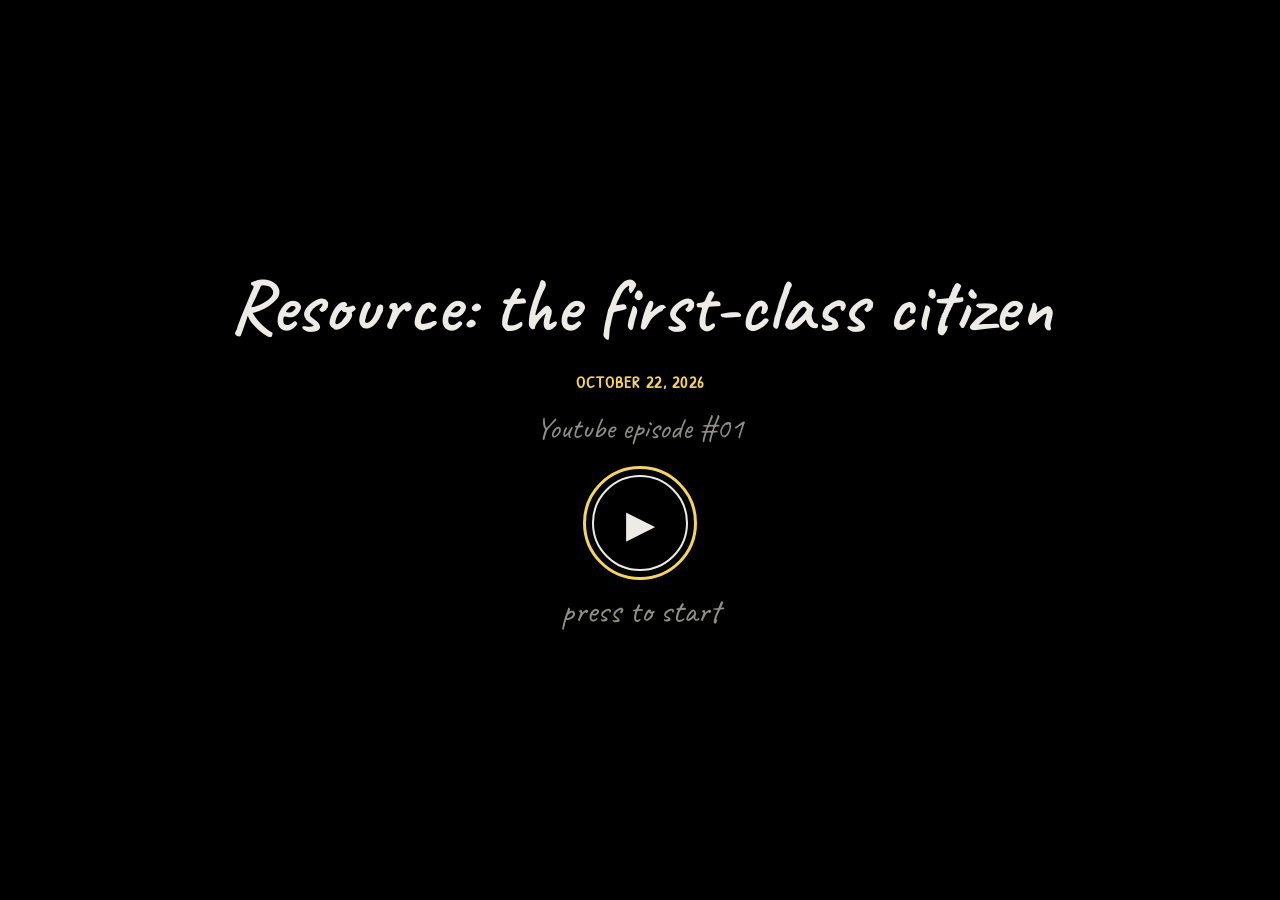
<file: slides/yt/ep_01.html>
<!doctype html>
<html lang="en">
<head>
  <meta charset="utf-8">
  <meta name="viewport" content="width=device-width, initial-scale=1, viewport-fit=cover">
  <title>Resource: the first-class citizen</title>
  <style>
  :root{
    --bg:#000; --ink:#ecebe6; --ink-dim:#8f8e88; --accent:#f4d35e; --bar:rgba(24,24,24,.78); --bar-line:rgba(236,235,230,.16);
    color-scheme:dark;
    box-sizing:border-box;
    padding-top:env(safe-area-inset-top,0px);
    padding-bottom:env(safe-area-inset-bottom,0px);
  }
  @media (prefers-color-scheme: dark){
    :root:not([data-theme="light"]){ --bg:#000; --ink:#ecebe6; --ink-dim:#8f8e88; --accent:#f4d35e; --bar:rgba(24,24,24,.78); --bar-line:rgba(236,235,230,.16); }
  }
  :root[data-theme="dark"]{ --bg:#000; --ink:#ecebe6; --ink-dim:#8f8e88; --accent:#f4d35e; --bar:rgba(24,24,24,.78); --bar-line:rgba(236,235,230,.16); }
  html{ scroll-padding-top:env(safe-area-inset-top,0px); height:100%; }
  html,body{ margin:0; height:100%; }
  *,*::before,*::after{ box-sizing:inherit; }
  body{ background:var(--bg); color:var(--ink); font-family:"Patrick Hand","Comic Sans MS",cursive,sans-serif; overflow:hidden; }
  #stage{ position:relative; width:100%; height:100%; background:var(--bg); }
  #stage.nocursor{ cursor:none; }
  svg#board{ width:100%; height:100%; display:block; touch-action:pan-y pinch-zoom; }
  #layer path{ fill:none; stroke-linecap:round; stroke-linejoin:round; }
  @keyframes blink-border{ 0%,100%{ opacity:1; } 50%{ opacity:.15; } }
  #layer path.blink-border{ animation:blink-border .55s ease-in-out 3; }
  @media (prefers-reduced-motion: reduce){ #layer path.blink-border{ animation:none; } }
  #pencil{ transition:opacity .25s ease; pointer-events:none; }

  #start{ position:absolute; inset:0; display:flex; flex-direction:column; align-items:center; justify-content:center; gap:18px; background:var(--bg); z-index:5; }
  #start h1{ margin:0 0 8px; max-width:min(1200px,88vw); color:var(--ink); font-family:"Caveat","Patrick Hand",cursive; font-size:clamp(42px,6vw,82px); font-weight:600; line-height:1; text-align:center; }
  #start .startDate{ margin:0; color:var(--accent); font-size:16px; font-weight:700; letter-spacing:.08em; text-transform:uppercase; }
  #start .startSubtitle{ margin:0 0 12px; max-width:min(860px,82vw); color:var(--ink-dim); font-size:clamp(20px,2.8vw,30px); line-height:1.15; text-align:center; }
  #start button{ font:inherit; background:none; border:2px solid var(--ink); color:var(--ink); border-radius:999px; width:96px; height:96px; font-size:38px; cursor:pointer; display:grid; place-items:center; padding-left:6px; }
  #start button:focus-visible{ outline:3px solid var(--accent); outline-offset:6px; }
  #start p{ margin:0; font-family:"Caveat","Patrick Hand",cursive; font-size:clamp(22px,3.2vw,34px); color:var(--ink-dim); }

  #bar{ position:absolute; left:50%; bottom:calc(18px + env(safe-area-inset-bottom,0px)); transform:translateX(-50%); display:flex; align-items:center; gap:6px; padding:8px 12px; background:var(--bar); border:1px solid var(--bar-line); border-radius:14px; backdrop-filter:blur(6px); transition:opacity .35s ease; z-index:6; max-width:calc(100% - 24px); }
  #bar.hide{ opacity:0; pointer-events:none; }
  #bar.hide:focus-within{ opacity:1; pointer-events:auto; }
  #bar{ flex-direction:column; align-items:stretch; gap:4px; width:max-content; }
  #bar .row{ display:flex; align-items:center; justify-content:center; gap:6px; flex-wrap:nowrap; }
  #bar button{ font:inherit; font-size:20px; line-height:1; color:var(--ink); background:none; border:0; border-radius:9px; min-width:40px; height:38px; cursor:pointer; padding:0 8px; }
  #bar button:hover{ background:rgba(236,235,230,.08); }
  #bar button:focus-visible{ outline:2px solid var(--accent); outline-offset:1px; }
  #speed{ font-size:17px !important; min-width:52px !important; }
  #dots{ display:flex; justify-content:center; align-items:center; gap:7px; padding:6px 8px 4px; flex-wrap:nowrap; }
  #dots button{ min-width:0 !important; width:11px; height:11px !important; padding:0 !important; border-radius:50% !important; background:var(--ink-dim) !important; opacity:.45; }
  #dots button.on{ background:var(--accent) !important; opacity:1; }
  #holdCtl{ display:flex; align-items:center; gap:3px; font-size:18px; color:var(--ink); padding:0 8px; height:38px; border-radius:9px; white-space:nowrap; }
  #holdCtl:hover{ background:rgba(236,235,230,.08); }
  #holdCtl input{ width:52px; font:inherit; font-size:17px; color:var(--ink); background:rgba(236,235,230,.06); border:1px solid var(--bar-line); border-radius:7px; padding:3px 4px; text-align:center; }
  #holdCtl input:focus-visible{ outline:2px solid var(--accent); outline-offset:1px; }
  #mfCtl{ display:flex; align-items:center; gap:8px; font-size:18px; color:var(--ink-dim); padding:0 8px; height:38px; border-radius:9px; white-space:nowrap; }
  #mfCtl label{ display:flex; align-items:center; gap:4px; color:var(--ink); cursor:pointer; user-select:none; }
  #mfCtl input{ width:17px; height:17px; accent-color:var(--accent); margin:0; cursor:pointer; }
  #mfCtl input:focus-visible{ outline:2px solid var(--accent); outline-offset:2px; }
  #manualToggle{ display:flex; align-items:center; gap:6px; font-size:18px; color:var(--ink); padding:0 8px; height:38px; border-radius:9px; cursor:pointer; user-select:none; white-space:nowrap; }
  #manualToggle:hover{ background:rgba(236,235,230,.08); }
  #manualToggle input{ width:17px; height:17px; accent-color:var(--accent); margin:0; cursor:pointer; }
  #manualToggle input:focus-visible{ outline:2px solid var(--accent); outline-offset:2px; }
          #bar .row1{ justify-content:flex-start; gap:4px; }
  #bar .row1 #dots{ flex:1; justify-content:flex-end; padding:0 4px 0 14px; }
  #drawCtl{ display:flex; align-items:center; gap:4px; font-size:18px; color:var(--ink-dim); padding:0 8px; height:38px; border-radius:9px; white-space:nowrap; }
  #drawCtl .seg{ display:flex; border:1px solid var(--bar-line); border-radius:8px; overflow:hidden; }
  #drawCtl label{ position:relative; cursor:pointer; user-select:none; }
  #drawCtl input{ position:absolute; opacity:0; width:1px; height:1px; }
  #drawCtl span.opt{ display:block; padding:4px 9px; color:var(--ink); font-size:17px; }
  #drawCtl label + label span.opt{ border-left:1px solid var(--bar-line); }
  #drawCtl input:checked + span.opt{ background:var(--accent); color:#111; }
  #drawCtl input:focus-visible + span.opt{ outline:2px solid var(--accent); outline-offset:-2px; }
  #clockToggle{ display:flex; align-items:center; gap:6px; font-size:18px; color:var(--ink); padding:0 8px; height:38px; border-radius:9px; cursor:pointer; user-select:none; white-space:nowrap; }
  #clockToggle:hover{ background:rgba(236,235,230,.08); }
  #clockToggle input{ width:17px; height:17px; accent-color:var(--accent); margin:0; cursor:pointer; }
  #hud{ position:absolute; right:calc(16px + env(safe-area-inset-right,0px)); bottom:calc(12px + env(safe-area-inset-bottom,0px)); display:none; gap:14px; align-items:baseline; font-family:"Patrick Hand",cursive; font-size:17px; color:var(--ink-dim); z-index:3; pointer-events:none; font-variant-numeric:tabular-nums; }
  #hud #clock{ color:var(--accent); opacity:.85; }
  #prog{ position:absolute; left:0; right:0; bottom:0; height:3px; background:rgba(236,235,230,.08); display:none; z-index:3; pointer-events:none; }
  #prog i{ display:block; height:100%; width:0; background:var(--accent); opacity:.7; transition:width .3s linear; }
  #stage.live #hud{ display:flex; }
  #stage.live #prog{ display:block; }
  @media (max-width:640px){ #dots{ display:none; } }

  </style>
</head>
<body>
  <script>
const C = { chalk:'#ecebe6', dim:'#8f8e88', yel:'#f4d35e', cy:'#7fd3e6', red:'#ff7a6b', grn:'#9be38f', org:'#f5a35c' };
const FONT = { h:'Caveat, "Patrick Hand", cursive', l:'"Patrick Hand", Caveat, cursive', m:'"DejaVu Sans Mono", "Courier New", monospace' };
const NS = 'http://www.w3.org/2000/svg';

/* ---------- seeded randomness for the hand-drawn wobble ---------- */
let _s = 1;
let layer;
const setDrawingLayer = value => { layer = value; };
const seed = n => { _s = n >>> 0; };
function rnd(){ _s |= 0; _s = _s + 0x6D2B79F5 | 0; let t = Math.imul(_s ^ _s >>> 15, 1 | _s); t = t + Math.imul(t ^ t >>> 7, 61 | t) ^ t; return ((t ^ t >>> 14) >>> 0) / 4294967296; }
const j = a => (rnd()*2 - 1) * a;
const f = n => Math.round(n*10)/10;

/* ---------- hand-drawn primitives ---------- */
function seg(a, b, bow){
  const dx=b[0]-a[0], dy=b[1]-a[1], len=Math.hypot(dx,dy)||1;
  const k = j(bow*Math.min(1,len/150) + .5);
  return ` Q${f((a[0]+b[0])/2 - dy/len*k)} ${f((a[1]+b[1])/2 + dx/len*k)} ${f(b[0])} ${f(b[1])}`;
}
function poly(pts, closed=false, bow=3){
  pts = pts.map(p => [p[0]+j(1.2), p[1]+j(1.2)]);
  let d = `M${f(pts[0][0])} ${f(pts[0][1])}`;
  for(let i=1;i<pts.length;i++) d += seg(pts[i-1], pts[i], bow);
  if(closed){
    const a=pts[pts.length-1], s=pts[0], n=pts[1];
    d += seg(a, s, bow);
    d += ` L${f(s[0]+(n[0]-s[0])*.07+j(2))} ${f(s[1]+(n[1]-s[1])*.07+j(2))}`;
  }
  return d;
}
const line = (x1,y1,x2,y2,bow=3) => poly([[x1,y1],[x2,y2]], false, bow);
const rect = (x,y,w,h,bow=3) => poly([[x,y],[x+w,y],[x+w,y+h],[x,y+h]], true, bow);
function ell(cx,cy,rx,ry,a0=-Math.PI/2-.3,sweep=Math.PI*2+.4,wob=.03){
  const n = Math.max(20, Math.round((rx+ry)*Math.abs(sweep)/9));
  const ph = rnd()*6; let d='';
  for(let i=0;i<=n;i++){
    const a = a0 + sweep*i/n;
    const r = 1 + wob*Math.sin(a*2+ph) + (i/n)*.02;
    d += (i?' L':'M') + f(cx+Math.cos(a)*rx*r) + ' ' + f(cy+Math.sin(a)*ry*r);
  }
  return d;
}
function arrow(x1,y1,x2,y2,bow=5,hs=18){
  const a = Math.atan2(y2-y1,x2-x1);
  return [ line(x1,y1,x2,y2,bow),
    `M${f(x2-hs*Math.cos(a-.45))} ${f(y2-hs*Math.sin(a-.45))} L${f(x2)} ${f(y2)} L${f(x2-hs*Math.cos(a+.45))} ${f(y2-hs*Math.sin(a+.45))}` ];
}
function cyl(x,y,w,h){ const rx=w/2, ry=Math.max(9,w*.16);
  return [ ell(x+rx,y,rx,ry), line(x,y,x,y+h,1), line(x+w,y,x+w,y+h,1), ell(x+rx,y+h,rx,ry,0,Math.PI,.01), ell(x+rx,y+h*.5,rx,ry,.1,Math.PI-.2,.01) ]; }
function doc(x,y,w,h){ const c=Math.min(26,w*.25);
  return [ poly([[x,y],[x+w-c,y],[x+w,y+c],[x+w,y+h],[x,y+h]], true, 2), poly([[x+w-c,y],[x+w-c,y+c],[x+w,y+c]], false, 1) ]; }
function monitor(x,y,w,h){ return [ rect(x,y,w,h,2), line(x+w/2,y+h,x+w/2,y+h+28,1), line(x+w/2-40,y+h+30,x+w/2+40,y+h+30,1) ]; }
function phone(x,y,w,h){ return [ rect(x,y,w,h,2), line(x+w/2-12,y+h-14,x+w/2+12,y+h-14,.5) ]; }
function gear(cx,cy,r,t=10){ const pts=[], n=t*4;
  for(let i=0;i<n;i++){ const a=i/n*Math.PI*2, rr=(i%4<2)?r:r*.78; pts.push([cx+Math.cos(a)*rr, cy+Math.sin(a)*rr]); }
  return [ poly(pts,true,.4), ell(cx,cy,r*.32,r*.32) ]; }
function person(x,y,s=1){ return [ ell(x,y,18*s,18*s), line(x,y+19*s,x,y+92*s,2),
  poly([[x-36*s,y+66*s],[x,y+42*s],[x+36*s,y+66*s]],false,2), poly([[x-30*s,y+150*s],[x,y+92*s],[x+30*s,y+150*s]],false,2) ]; }
function bubble(x,y,w,h,tx,ty){ return [ ell(x+w/2,y+h/2,w/2,h/2), poly([[x+w*.28,y+h*.86],[tx,ty],[x+w*.42,y+h*.97]],false,1) ]; }
function star4(cx,cy,r){ const q=()=>`${f(cx+j(r*.08))} ${f(cy+j(r*.08))}`;
  return `M${f(cx)} ${f(cy-r)} Q${q()} ${f(cx+r)} ${f(cy)} Q${q()} ${f(cx)} ${f(cy+r)} Q${q()} ${f(cx-r)} ${f(cy)} Q${q()} ${f(cx)} ${f(cy-r)}`; }
const check = (x,y,s) => poly([[x,y],[x+s*.35,y+s*.4],[x+s,y-s*.5]],false,1);
function folder(x,y,w,h){ return poly([[x,y+14],[x,y],[x+w*.35,y],[x+w*.43,y+14],[x+w,y+14],[x+w,y+h],[x,y+h]],true,1.5); }
function lock(cx,cy,s){ return [ ell(cx,cy,42*s,58*s,Math.PI,Math.PI,.005), rect(cx-62*s,cy,124*s,100*s,2), ell(cx,cy+40*s,10*s,10*s), line(cx,cy+50*s,cx,cy+72*s,.5) ]; }
function globe(cx,cy,r){ return [ ell(cx,cy,r,r), ell(cx,cy,r*.42,r,-Math.PI/2,Math.PI*2+.2,.01), line(cx-r,cy,cx+r,cy,2),
  line(cx-r*.86,cy-r*.5,cx+r*.86,cy-r*.5,2), line(cx-r*.86,cy+r*.5,cx+r*.86,cy+r*.5,2) ]; }
function cube(x,y,s){ const d=s*.4, e=s*.35;
  return [ rect(x,y,s,s,1.2), poly([[x,y],[x+d,y-e],[x+s+d,y-e],[x+s,y]],false,1), poly([[x+s+d,y-e],[x+s+d,y+s-e],[x+s,y+s]],false,1) ]; }
function cloud(cx,cy,rx,ry){ const n=110; let d='';
  for(let i=0;i<=n+5;i++){ const a=-Math.PI/2+i/n*Math.PI*2, r=.86+.2*Math.abs(Math.sin(a*3.5));
    d += (i?' L':'M') + f(cx+Math.cos(a)*rx*r) + ' ' + f(cy+Math.sin(a)*ry*r); }
  return d; }
function scribble(x,y,w,h,n){ const pts=[]; for(let i=0;i<n;i++) pts.push([x+rnd()*w, y+rnd()*h]); return poly(pts,false,30); }

/* ---------- scene builder ---------- */
function B(){
  const ops=[];
  const b = {
    ops,
    p(d,c=C.chalk,w=3,o={}){ (Array.isArray(d)?d:[d]).forEach(x => ops.push({k:'p',d:x,c,w,...o})); return b; },
    t(x,y,s,o={}){ ops.push({k:'t',x,y,s,...o}); return b; },
    w(ms){ ops.push({k:'w',ms}); return b; }
  };
  return b;
}
function head(b,n,title,sub,u){
  b.t(110,110,'It means…',{size:32,c:C.dim,f:'l'});
  b.t(110,174,title,{size:58,wt:600,u:u?C.yel:null});
  if(sub) b.t(110,230,sub,{size:34,f:'l'});
  b.w(250);
}

/* dashed versions (one path, many sub-paths) to mark what is optional */
function dashPts(pts, dash=20, gap=13){
  let d='', on=true, left=dash;
  for(let i=1;i<pts.length;i++){
    let [ax,ay]=pts[i-1]; const [bx,by]=pts[i];
    let L=Math.hypot(bx-ax,by-ay);
    while(L>0){
      const s=Math.min(left,L), t=s/Math.hypot(bx-ax,by-ay);
      const nx=ax+(bx-ax)*t, ny=ay+(by-ay)*t;
      if(on) d += ` M${f(ax+j(.8))} ${f(ay+j(.8))} L${f(nx+j(.8))} ${f(ny+j(.8))}`;
      ax=nx; ay=ny; L-=s; left-=s;
      if(left<=0){ on=!on; left=on?dash:gap; }
    }
  }
  return d.trim();
}
const dashRect = (x,y,w,h) => dashPts([[x,y],[x+w,y],[x+w,y+h],[x,y+h],[x,y]]);
function dashEll(cx,cy,rx,ry){ const pts=[]; for(let i=0;i<=72;i++){ const a=i/72*Math.PI*2; pts.push([cx+Math.cos(a)*rx, cy+Math.sin(a)*ry]); } return dashPts(pts,18,12); }
function bolt(x,y,s){ return poly([[x+25*s,y],[x,y+48*s],[x+20*s,y+48*s],[x+8*s,y+90*s],[x+48*s,y+34*s],[x+27*s,y+34*s],[x+40*s,y]],true,1); }
function picture(x,y,w,h){ return [ rect(x,y,w,h,1.5), poly([[x+8,y+h-8],[x+w*.35,y+h*.45],[x+w*.55,y+h*.7],[x+w*.72,y+h*.55],[x+w-8,y+h-8]],false,1), ell(x+w*.75,y+h*.28,9,9) ]; }
function wave(x,y,w,a){ let d=`M${f(x)} ${f(y)}`; for(let i=1;i<=40;i++){ const t=i/40; d+=` L${f(x+w*t)} ${f(y+Math.sin(t*Math.PI*6)*a*(0.3+0.7*Math.abs(Math.sin(t*Math.PI*2.3))))}`; } return d; }
function meas(s,size,fk,wt){
  const el=document.createElementNS(NS,'text');
  el.setAttribute('font-family',FONT[fk||'h']); el.setAttribute('font-size',size); el.setAttribute('font-weight',wt||500);
  el.textContent=s; layer.appendChild(el); const w=el.getBBox().width; el.remove(); return w;
}
function code(b,x,y,toks,size){
  const sp = meas('a a',size,'l') - meas('aa',size,'l');
  toks.forEach(([str,c]) => {
    const lead = str.length - str.trimStart().length, t = str.trim();
    x += lead*sp;
    if(t){ b.t(x,y,t,{size,f:'l',c}); x += meas(t,size,'l'); }
  });
  return x;
}
function head2(b,kick,title,sub,u){
  b.t(110,110,kick,{size:32,c:C.dim,f:'l'});
  b.t(110,174,title,{size:58,wt:600,u:u?C.yel:null});
  if(sub) b.t(110,230,sub,{size:34,f:'l'});
  b.w(250);
}


function definePresentation({ name, id, folder, title, subtitle, publishedAt, ariaLabel, playlist, player = {} }) {
  const scenes = playlist.flatMap(item => {
    const chosen = item.scenes ? item.scenes.map(sceneId => item.episode.scenes.find(scene => scene.id.endsWith('/' + sceneId) || scene.id === sceneId)).filter(Boolean) : item.episode.scenes;
    return chosen.map(scene => ({ ...scene, role: item.role, optional: Boolean(item.optional) }));
  });
  return { name, id, folder, title, subtitle, publishedAt, ariaLabel, scenes, player };
}


const microApp = (() => {

const scenes = [
/* 0 · Micro App */
b => {
  b.t(800,190,'Mikup',{size:130,c:C.yel,a:'middle',wt:700});
  b.t(800,262,'= Micro App',{size:58,a:'middle'}).w(300);
  const cs=[];
  for(let r=0;r<3;r++) for(let c=0;c<4;c++){ const x=150+c*72+j(6), y=380+r*68+j(6); cs.push([x+17,y+17]); b.p(rect(x,y,34,34,1.5),C.chalk,2.5); }
  for(let k=0;k<9;k++){ const a=cs[Math.floor(rnd()*12)], z=cs[Math.floor(rnd()*12)]; if(a!==z) b.p(line(a[0],a[1],z[0],z[1],10),C.dim,1.5); }
  b.t(285,700,'microservices',{size:44,a:'middle'});
  b.t(285,745,'too fine-grained',{size:30,a:'middle',f:'l',c:C.dim}).w(250);
  b.p(rect(1190,360,260,270,2),C.chalk,5);
  for(let k=0;k<14;k++){ const x=1210+rnd()*200, y=390+rnd()*200; b.p(line(x,y+26,x+26,y,1),C.dim,2); }
  b.t(1320,700,'monolith',{size:44,a:'middle'});
  b.t(1320,745,'too rigid',{size:30,a:'middle',f:'l',c:C.dim}).w(250);
  const boxes=[[625,380],[830,380],[728,530]];
  boxes.forEach(([x,y]) => b.p(rect(x,y,145,110),C.yel,3.5));
  b.p(line(770,435,830,435,2),C.yel,2.5).p(line(700,490,760,530,2),C.yel,2.5).p(line(900,490,840,530,2),C.yel,2.5);
  boxes.forEach(([x,y]) => { b.p(line(x+20,y+30,x+110,y+30,1),C.dim,2).p(line(x+20,y+55,x+92,y+55,1),C.dim,2).p(line(x+20,y+80,x+70,y+80,1),C.dim,2); });
  b.t(800,700,'Micro App',{size:48,c:C.yel,a:'middle',wt:700});
  b.t(800,745,'the right balance',{size:30,a:'middle',f:'l'});
},
/* 1 · framework */
b => {
  b.t(800,150,'A framework to',{size:56,a:'middle'});
  b.t(800,228,'simplify and speed up',{size:78,c:C.yel,a:'middle',wt:700,u:C.yel}).w(300);
  b.p(rect(170,360,360,260),C.chalk,3);
  b.p(scribble(200,390,300,200,26),C.dim,2.2);
  b.t(350,675,'complexity',{size:44,a:'middle'}).w(200);
  b.p(arrow(570,490,860,490,6,22),C.yel,4);
  b.t(715,462,'Mikup',{size:40,c:C.yel,a:'middle',wt:700}).w(200);
  const x=1060, y=490;
  b.p(`M${x} ${y-34} Q${x+160} ${y-58} ${x+250} ${y+2} Q${x+160} ${y+60} ${x} ${y+34} L${x} ${y-36}`,C.chalk,3.5);
  b.p(ell(x+165,y,17,17),C.cy,3);
  b.p(poly([[x+30,y-36],[x-12,y-78],[x+80,y-42]]),C.chalk,3).p(poly([[x+30,y+36],[x-12,y+78],[x+80,y+42]]),C.chalk,3);
  b.p(poly([[x,y-20],[x-55,y-12],[x-25,y],[x-62,y+12],[x,y+20]],false,2),C.yel,3);
  b.p(line(x-160,y-55,x-90,y-55,1),C.dim,2).p(line(x-180,y,x-95,y,1),C.dim,2).p(line(x-160,y+55,x-90,y+55,1),C.dim,2);
  b.t(1185,675,'speed',{size:44,a:'middle'}).w(400);
  b.t(800,790,'for enterprise applications with a substantial backend',{size:38,a:'middle',f:'l'});
},
/* 2 · single grammar */
b => {
  b.t(800,150,'One single grammar',{size:82,c:C.yel,a:'middle',wt:700,u:C.yel});
  b.t(800,222,'to send and receive anything from the system',{size:38,a:'middle',f:'l'}).w(300);
  b.p(person(220,420,1.1),C.chalk,3);
  b.p(bubble(250,290,190,85,235,398),C.chalk,2.5);
  b.t(345,342,'I need…',{size:30,a:'middle',f:'l'});
  b.p(arrow(300,465,590,465),C.chalk,3);
  b.t(445,448,'request',{size:28,a:'middle',f:'l',c:C.dim});
  b.p(rect(600,410,320,170),C.yel,4);
  b.t(760,485,'Mikup',{size:56,c:C.yel,a:'middle',wt:700});
  b.t(760,540,'one grammar',{size:28,a:'middle',f:'l',c:C.dim});
  b.p(arrow(590,535,300,535),C.chalk,3);
  b.t(445,575,'response',{size:28,a:'middle',f:'l',c:C.dim}).w(200);
  b.p(arrow(930,480,1165,335),C.chalk,2.5).p(cyl(1180,290,90,80),C.chalk,3).t(1310,345,'data',{size:36,f:'l'});
  b.p(arrow(930,490,1170,466),C.chalk,2.5).p(doc(1188,420,74,92),C.chalk,3).t(1310,475,'documents',{size:36,f:'l'});
  b.p(arrow(930,505,1158,592),C.chalk,2.5).p(monitor(1170,560,110,70),C.chalk,3).t(1310,605,'interfaces',{size:36,f:'l'});
  b.p(arrow(930,520,1182,722),C.chalk,2.5).p(gear(1225,735,38,9),C.chalk,3).t(1310,750,'logic',{size:36,f:'l'});
},
/* 3 · no application server */
b => {
  head(b,1,'no web containers or application servers to manage');
  b.p(rect(200,320,560,420),C.chalk,3);
  b.t(230,365,'Application Server',{size:36,f:'l'});
  b.p(rect(250,395,460,300),C.chalk,2.5);
  b.t(275,435,'web container',{size:32,f:'l',c:C.dim});
  [290,390,490].forEach(x => b.p(doc(x,470,70,90),C.dim,2.2));
  b.t(480,640,'deploy, descriptors, classloaders…',{size:28,a:'middle',f:'l',c:C.dim}).w(300);
  b.p(line(190,310,770,750,10),C.red,6).p(line(770,310,190,750,10),C.red,6).w(200);
  b.p(arrow(820,530,1050,530,6,22),C.yel,4);
  b.p(rect(1080,440,300,180),C.yel,4);
  b.t(1230,522,'Mikup',{size:56,c:C.yel,a:'middle',wt:700});
  b.t(1230,580,'it just starts',{size:30,a:'middle',f:'l'});
  b.p(check(1170,690,50),C.grn,4);
  b.t(1235,705,'no server to manage',{size:32,f:'l',c:C.grn});
},
/* 4 · DSLs and databases */
b => {
  head(b,2,'no database languages to learn','thanks to DSLs');
  b.p(person(230,430,1),C.chalk,3);
  b.p(bubble(280,300,220,90,252,412),C.chalk,2.5);
  b.t(390,355,'one language',{size:28,a:'middle',f:'l'});
  b.p(arrow(300,520,600,520),C.chalk,3);
  b.p(doc(620,390,190,250),C.yel,3.5);
  b.t(715,478,'DSL',{size:66,c:C.yel,a:'middle',wt:700});
  [[525,780],[560,770],[595,755]].forEach(([y,x2]) => b.p(line(650,y,x2,y,1),C.dim,2));
  b.t(715,700,'one grammar, many databases',{size:30,a:'middle',f:'l',c:C.yel}).w(200);
  [[320,100,385,'MongoDB'],[500,100,565,'PostgreSQL'],[680,90,740,'…']].forEach(([y,h,ty,lab],i) => {
    b.p(arrow(830,515,1105,[380,555,725][i]),C.chalk,2.5);
    b.p(cyl(1120,y,140,h),C.chalk,3);
    b.t(1290,ty,lab,{size:38,f:'l'});
  });
},
/* 5 · declarative UIs */
b => {
  head(b,3,'declarative, agnostic user interfaces','ideal for AI generation',true);
  b.p(star4(250,480,70),C.yel,3.5).p(star4(345,400,26),C.yel,3).p(star4(330,565,16),C.yel,2.5);
  b.t(250,625,'AI',{size:60,c:C.yel,a:'middle',wt:700});
  b.p(arrow(370,490,565,490),C.chalk,3);
  b.p(doc(590,320,320,380),C.chalk,3);
  b.t(625,385,'page',{size:32,f:'l'});
  b.t(645,435,'– table: orders',{size:30,f:'l'});
  b.t(645,485,'– filter: date',{size:30,f:'l'});
  b.t(645,535,'– action: save',{size:30,f:'l'});
  b.t(750,640,'what, not how',{size:34,a:'middle',c:C.yel}).w(200);
  b.p(arrow(930,450,1080,410),C.chalk,2.5);
  b.p(monitor(1100,330,260,160),C.chalk,3);
  b.p(rect(1120,350,220,26,1),C.dim,2).p(line(1120,405,1320,405,1),C.dim,2).p(line(1120,435,1300,435,1),C.dim,2).p(line(1120,465,1280,465,1),C.dim,2);
  b.p(arrow(930,560,1222,640),C.chalk,2.5);
  b.p(phone(1240,560,100,180),C.chalk,3);
  b.p(line(1255,590,1325,590,1),C.dim,2).p(line(1255,615,1315,615,1),C.dim,2).p(line(1255,640,1300,640,1),C.dim,2);
  b.t(1290,795,'web, mobile, …',{size:30,a:'middle',f:'l',c:C.dim});
},
/* 6 · configuration */
b => {
  head(b,4,'no worrying about configuration','even as it keeps evolving');
  b.p(gear(520,420,85,10),C.chalk,3).p(gear(668,368,55,8),C.yel,3);
  b.p(arrow(160,660,1450,660,4),C.chalk,3);
  [320,600,880,1160].forEach((x,i) => {
    b.p(rect(x-55,585,110,50,1.5),C.chalk,2.5);
    b.t(x,620,'v'+(i+1),{size:34,a:'middle',f:'l'});
    b.p(line(x,636,x,656,.5),C.dim,2);
  });
  b.t(1360,620,'v…',{size:34,a:'middle',f:'l',c:C.dim}).w(250);
  b.t(1150,400,'Mikup handles it',{size:48,c:C.yel,a:'middle',wt:700});
  b.p(check(1110,475,70),C.grn,4).w(200);
  b.t(800,770,'configurations change, you keep building',{size:34,a:'middle',f:'l',c:C.dim});
},
/* 7 · business rules */
b => {
  head(b,5,'business rules, just like any other file','same way, same place');
  b.p(folder(200,320,150,100),C.chalk,3);
  b.t(370,385,'project',{size:38,f:'l'});
  b.p(line(240,430,240,700,2),C.dim,2);
  [[480,'data',C.chalk],[590,'interfaces',C.chalk],[700,'business rule',C.yel]].forEach(([y,lab,c]) => {
    b.p(line(240,y,320,y,1),C.dim,2);
    b.p(doc(330,y-42,62,80),c,2.8);
    b.t(410,y+10,lab,{size:34,f:'l',c});
  });
  b.w(200);
  b.p(arrow(680,700,870,600,30),C.yel,3);
  b.p(rect(880,420,520,230),C.yel,3.5);
  b.t(915,490,'if  customer.tier = "gold"',{size:34,f:'l'});
  b.t(915,545,'then  discount = 10%',{size:34,f:'l'});
  b.t(915,610,'it is a file, like all the others',{size:30,f:'l',c:C.dim});
},
/* 8 · permission */
b => {
  head(b,6,'no permission management to worry about');
  [[250,430],[360,415],[470,430]].forEach(([x,y]) => b.p(person(x,y,.6),C.chalk,2.5));
  b.t(360,600,'users',{size:38,a:'middle'});
  b.p(arrow(530,500,690,500),C.chalk,3);
  b.p(lock(800,470,1.4),C.yel,4);
  b.t(800,680,'who can do what',{size:40,a:'middle',c:C.yel,wt:700}).w(200);
  b.p(arrow(910,520,1090,440),C.chalk,2.5).p(arrow(910,560,1090,620),C.chalk,2.5);
  b.p(doc(1110,370,80,100),C.chalk,2.8).p(cyl(1240,385,90,80),C.chalk,2.8);
  b.p(monitor(1110,560,110,70),C.chalk,2.8).p(cube(1260,580,60),C.chalk,2.8);
  b.t(1250,770,'resources',{size:38,a:'middle'}).w(200);
  b.t(800,830,'not your concern',{size:34,a:'middle',f:'l',c:C.dim});
},
/* 9 · generative vs deterministic */
b => {
  head(b,7,'keeping generative and deterministic apart','AI on one side, transactions on the other');
  b.p(cloud(430,440,200,110),C.cy,3);
  b.p(star4(370,430,28),C.yel,2.5).p(star4(470,465,20),C.yel,2.5).p(star4(520,410,14),C.yel,2);
  b.t(430,625,'generative',{size:54,c:C.cy,a:'middle',wt:700});
  b.t(430,672,'AI, language, ideas',{size:30,a:'middle',f:'l',c:C.dim}).w(200);
  b.p(line(800,290,800,720,4),C.dim,2.5).p(line(806,300,804,712,4),C.dim,1.5).w(150);
  b.p(gear(1080,430,70,10),C.chalk,3).p(gear(1190,385,45,8),C.chalk,3);
  b.p(check(1268,470,52),C.grn,4);
  b.t(1170,625,'deterministic',{size:54,a:'middle',wt:700});
  b.t(1170,672,'transactions, rules, data',{size:30,a:'middle',f:'l',c:C.dim}).w(250);
  b.t(800,795,'two worlds, cleanly separated',{size:40,a:'middle',c:C.yel});
},
/* 10 · API */
b => {
  head(b,8,'a self-documenting, standard API','ready to spread across the web');
  b.p(doc(210,320,240,300),C.chalk,3);
  b.t(330,482,'{ }',{size:92,c:C.yel,a:'middle',wt:700});
  b.p(line(240,545,420,545,1),C.dim,2).p(line(240,580,390,580,1),C.dim,2);
  b.t(330,690,'API standard',{size:46,a:'middle'});
  b.p(arrow(470,470,600,470),C.chalk,3);
  b.p(doc(620,360,180,230),C.chalk,3);
  [420,455,490,525,560].forEach((y,i) => b.p(line(645,y,770-i*8,y,1),C.dim,2));
  b.t(710,650,'documentation',{size:34,a:'middle',f:'l'});
  b.t(710,692,'built in',{size:34,a:'middle',f:'l',c:C.yel}).w(200);
  b.p(arrow(820,470,1040,470),C.chalk,3);
  b.p(globe(1200,470,140),C.cy,3);
  b.p(arrow(1335,410,1440,340),C.cy,2.5).p(ell(1458,328,10,10),C.cy,2.5);
  b.p(arrow(1340,525,1445,585),C.cy,2.5).p(ell(1462,594,10,10),C.cy,2.5);
  b.p(arrow(1240,335,1300,262),C.cy,2.5).p(ell(1312,248,10,10),C.cy,2.5);
  b.t(1200,690,'across the web',{size:38,a:'middle',c:C.cy});
},
/* 11 · Harness */
b => {
  head(b,9,'a powerful Application Harness','Mikup itself is the harness: agents and skills live inside it');
  b.p(rect(200,300,1200,450,2),C.yel,5);
  [[220,320],[1380,320],[220,730],[1380,730]].forEach(([x,y]) => b.p(ell(x,y,6,6),C.yel,2.5));
  b.t(245,358,'Mikup',{size:50,c:C.yel,wt:700});
  b.t(385,358,'= the Application Harness',{size:34,f:'l',c:C.yel}).w(250);
  b.p(star4(300,470,36),C.cy,3.5).p(star4(368,505,22),C.cy,3);
  b.t(330,570,'agents',{size:38,a:'middle',c:C.cy,wt:700});
  [262,322,382].forEach(x => { b.p(rect(x,600,48,58,1),C.chalk,2.5); b.p(check(x+12,632,24),C.grn,2.5); });
  b.t(330,712,'skills',{size:38,a:'middle',wt:700}).w(200);
  b.p(cube(580,490,70),C.chalk,3).p(cube(780,420,70),C.chalk,3).p(cube(960,490,70),C.chalk,3).p(cube(740,620,60),C.chalk,3);
  b.p(line(680,510,778,460,4),C.dim,2).p(line(880,460,958,510,4),C.dim,2).p(line(615,562,738,642,4),C.dim,2).p(line(826,642,995,562,4),C.dim,2);
  b.t(615,600,'order',{size:26,a:'middle',f:'l',c:C.dim});
  b.t(815,520,'customer',{size:26,a:'middle',f:'l',c:C.dim});
  b.t(995,600,'item',{size:26,a:'middle',f:'l',c:C.dim});
  b.t(775,710,'rule',{size:26,a:'middle',f:'l',c:C.dim}).w(150);
  b.p(arrow(415,495,565,515),C.cy,3);
  b.t(490,478,'native access',{size:24,a:'middle',f:'l',c:C.cy});
  b.p(arrow(440,630,728,648,6),C.chalk,2.5);
  b.t(585,612,'use',{size:24,a:'middle',f:'l',c:C.dim}).w(150);
  b.p(ell(1230,500,50,50),C.chalk,3.5).p(line(1266,536,1325,595,1),C.chalk,6);
  b.t(1250,665,'it knows and reaches',{size:30,a:'middle',f:'l'});
  b.t(1250,702,'every object',{size:30,a:'middle',f:'l'});
  b.t(800,810,'agents and skills are defined inside Mikup, like any other resource',{size:34,a:'middle',f:'l',c:C.dim});
},
/* 12 · conversational */
b => {
  head(b,10,'a conversational approach','for any feature');
  b.p(person(210,450,1.1),C.chalk,3);
  b.p(bubble(240,300,400,110,215,428),C.cy,3);
  b.t(440,365,'show me today\'s orders',{size:30,a:'middle',f:'l'});
  b.p(arrow(320,560,790,560,8),C.cy,3).w(150);
  [[820,330,'orders'],[1150,330,'customers'],[820,570,'inventory'],[1150,570,'invoices']].forEach(([x,y,lab]) => {
    b.p(rect(x,y,250,150),C.chalk,3);
    b.t(x+125,y+90,lab,{size:40,a:'middle'});
    b.p(ell(x+245,y-8,36,22),C.cy,2.5).p(poly([[x+228,y+10],[x+214,y+28],[x+246,y+13]],false,1),C.cy,2.5);
    b.t(x+245,y+2,'…',{size:30,a:'middle',c:C.cy});
  });
  b.w(200);
  b.t(800,810,'every feature answers in natural language',{size:34,a:'middle',f:'l',c:C.dim});
},
/* 13 · resource driven */
b => {
  b.t(800,150,'But how do we get all of this?',{size:66,a:'middle',wt:600}).w(400);
  b.t(800,225,'the answer is adopting a',{size:38,a:'middle',f:'l',c:C.dim});
  b.t(800,305,'Resource Driven System',{size:76,c:C.yel,a:'middle',wt:700,u:C.yel}).w(350);
  b.p(rect(330,380,940,260,2),C.chalk,3);
  b.p(line(330,425,1270,425,1),C.dim,1.5);
  b.p(ell(360,403,7,7),C.red,2).p(ell(385,403,7,7),C.yel,2).p(ell(410,403,7,7),C.grn,2);
  b.t(385,505,'Resource = resolve(FQN, context)',{size:50,f:'l'});
  b.t(385,590,'Content  = Resource.getContent( … )',{size:50,f:'l'}).w(350);
  b.t(330,762,'FQN + context',{size:38,f:'l',c:C.cy});
  b.p(arrow(560,750,690,750),C.chalk,3);
  b.t(625,730,'resolve',{size:26,a:'middle',f:'l',c:C.dim});
  b.p(ell(800,748,105,42),C.yel,3);
  b.t(800,762,'Resource',{size:40,a:'middle',c:C.yel,wt:700});
  b.p(arrow(915,750,1060,750),C.chalk,3);
  b.t(988,730,'getContent',{size:26,a:'middle',f:'l',c:C.dim});
  b.t(1080,762,'Content',{size:38,f:'l',c:C.cy});
}
];
const titles = ['Micro App','The framework','One single grammar','No application server','DSLs and databases','Declarative UIs','Configuration','Business rules','Permissions','Generative vs deterministic','API','Application Harness','Conversational','Resource Driven'];
const sceneIds = [
  'micro-app',
  'framework',
  'single-grammar',
  'no-application-server',
  'dsls-and-databases',
  'declarative-uis',
  'configuration',
  'business-rules',
  'permissions',
  'generative-vs-deterministic',
  'api',
  'application-harness',
  'conversational',
  'resource-driven',
];

return { id: 'micro-app', title: 'What happens to software in the AI era?', scenes: scenes.map((render, index) => ({ id: 'micro-app/' + sceneIds[index], title: titles[index], render })) };

})();

const resource = (() => {

const scenes = [
/* 1 · first-class citizen */
b => {
  b.t(800,150,'The Resource',{size:100,c:C.yel,a:'middle',wt:700,u:C.yel});
  b.t(800,222,'the first-class citizen of Mikup',{size:38,a:'middle',f:'l'}).w(300);
  b.p(ell(800,450,190,92),C.yel,4);
  b.t(800,470,'Resource',{size:66,c:C.yel,a:'middle',wt:700}).w(250);
  b.p(arrow(330,450,590,450,6,20),C.chalk,3);
  b.t(450,425,'it starts here',{size:32,a:'middle',f:'l'});
  b.p(arrow(1010,450,1270,450,6,20),C.chalk,3);
  b.t(1150,425,'it ends here',{size:32,a:'middle',f:'l'}).w(250);
  b.p(line(700,530,520,620,3),C.dim,2).p(line(800,545,800,620,2),C.dim,2).p(line(900,530,1080,620,3),C.dim,2);
  // workflow
  b.p(ell(450,670,16,16),C.chalk,2.8).p(arrow(470,670,505,670,1,10),C.chalk,2.5).p(ell(525,670,16,16),C.chalk,2.8).p(arrow(545,670,580,670,1,10),C.chalk,2.5).p(ell(600,670,16,16),C.chalk,2.8);
  b.t(525,745,'every workflow',{size:34,a:'middle',f:'l'});
  // saving
  b.p(cyl(765,640,70,55),C.chalk,2.8);
  b.t(800,745,'every save',{size:34,a:'middle',f:'l'});
  // processing
  b.p(gear(1080,672,36,9),C.chalk,2.8);
  b.t(1080,745,'every processing',{size:34,a:'middle',f:'l'}).w(250);
  b.t(800,815,'everything starts and ends with a Resource',{size:38,a:'middle',c:C.yel});
},
/* 2 · two ways to look at it */
b => {
  b.t(800,160,'Two ways to understand it',{size:70,a:'middle',wt:600}).w(300);
  b.p(rect(330,320,240,170,2),C.chalk,3);
  b.p(line(330,380,570,380,2),C.chalk,2.5);
  b.t(450,362,'metadata',{size:28,a:'middle',f:'l',c:C.yel});
  b.t(450,445,'content',{size:28,a:'middle',f:'l',c:C.dim});
  b.t(450,590,'Anatomy',{size:64,c:C.yel,a:'middle',wt:700});
  b.t(450,640,'how it is made',{size:34,a:'middle',f:'l'}).w(250);
  b.p(line(800,300,800,700,4),C.dim,2.5).p(line(806,310,804,692,4),C.dim,1.5).w(150);
  [[1030,'1'],[1150,'2'],[1270,'3']].forEach(([x,n],i) => {
    b.p(i===2 ? dashEll(x,405,40,40) : ell(x,405,40,40),C.chalk,3);
    b.t(x,420,n,{size:40,a:'middle'});
  });
  b.p(arrow(1074,405,1106,405,1,10),C.chalk,2.5).p(arrow(1194,405,1226,405,1,10),C.chalk,2.5);
  b.t(1150,590,'Definition',{size:64,c:C.yel,a:'middle',wt:700});
  b.t(1150,640,'how it comes to life',{size:34,a:'middle',f:'l'});
},
/* 3 · anatomy */
b => {
  head2(b,'Anatomy','identity, always separate from the payload','a Resource is made of two parts');
  b.t(560,295,'Resource',{size:34,f:'l',c:C.dim});
  b.p(rect(560,310,480,440),C.chalk,3);
  b.p(rect(590,340,420,160),C.yel,3.5);
  b.t(800,415,'Metadata',{size:56,c:C.yel,a:'middle',wt:700});
  b.t(800,465,'required',{size:30,a:'middle',f:'l'}).w(250);
  b.p(dashRect(590,540,420,180),C.dim,2.5);
  b.t(800,620,'Content',{size:56,a:'middle',wt:700});
  b.t(800,670,'optional',{size:30,a:'middle',f:'l',c:C.dim}).w(250);
  b.p(arrow(390,420,570,420),C.yel,3);
  b.t(280,432,'identity',{size:48,a:'middle',c:C.yel,wt:700});
  b.p(arrow(1220,630,1030,630),C.cy,3);
  b.t(1320,642,'payload',{size:48,a:'middle',c:C.cy,wt:700});
},
/* 4 · metadata */
b => {
  head2(b,'Anatomy','Metadata: the descriptive heart','a standard Mikup object, always present');
  b.p(rect(170,300,570,460),C.yel,3.5);
  b.t(205,355,'name: app',{size:32,f:'l'});
  b.t(205,398,'type: MetadataObj',{size:32,f:'l',c:C.dim}).w(200);
  b.t(205,465,'props:',{size:34,f:'l',c:C.yel,wt:700});
  b.t(320,465,'always there, for every Resource',{size:26,f:'l',c:C.dim});
  b.t(240,510,'uuid, type, permissions,',{size:30,f:'l'});
  b.t(240,550,'created, owner, modified,',{size:30,f:'l'});
  b.t(240,590,'contentPath, contentFormat, …',{size:30,f:'l'}).w(200);
  b.t(205,660,'attrs:',{size:34,f:'l',c:C.cy,wt:700});
  b.t(320,660,'specific to this Resource',{size:26,f:'l',c:C.dim});
  b.t(240,705,'xxxx, yyy',{size:30,f:'l'}).w(250);
  // 1 · catalog
  b.p(arrow(760,440,985,370,3,18),C.chalk,3);
  b.p(rect(1000,300,180,130),C.chalk,3);
  b.p(line(1000,343,1180,343,1),C.chalk,2.5).p(line(1000,386,1180,386,1),C.chalk,2.5);
  [322,365,408].forEach(y => b.p(line(1075,y,1105,y,.5),C.yel,3));
  b.t(1210,350,'1. catalogs',{size:38,c:C.yel,wt:700});
  b.t(1210,390,'the Resources',{size:32,f:'l'});
  b.t(1210,425,'by their metadata',{size:28,f:'l',c:C.dim}).w(300);
  // 2 · search
  b.p(arrow(760,560,945,590,3,18),C.chalk,3);
  b.p(ell(1000,595,42,42),C.grn,3.5).p(line(1030,625,1058,653,1),C.grn,4);
  b.p(person(880,665,.42),C.cy,2.8);
  b.t(880,790,'user profile',{size:26,a:'middle',f:'l',c:C.cy});
  b.p(arrow(905,680,968,632,2,14),C.cy,2.5);
  b.t(1045,755,'?type=…',{size:28,a:'middle',f:'l',c:C.grn});
  b.t(1045,790,'search parameters',{size:26,a:'middle',f:'l',c:C.grn});
  b.p(arrow(1042,725,1022,650,2,14),C.grn,2.5).w(200);
  b.p(arrow(1065,595,1190,595,3,18),C.yel,3);
  b.p(rect(1205,535,190,120),C.chalk,3);
  [550,588,626].forEach(y => b.p(rect(1222,y,156,24,1),C.yel,2.2));
  b.t(1300,700,'2. searches the Resources',{size:32,a:'middle',c:C.yel,wt:700});
  b.t(1300,738,'by user profile and parameters',{size:28,a:'middle',f:'l',c:C.dim});
},
/* 5 · content */
b => {
  head2(b,'Anatomy','Content: the payload it carries','optional, and in one of two forms');
  b.p(doc(290,320,240,300),C.chalk,3);
  b.t(410,480,'{ }',{size:92,c:C.yel,a:'middle',wt:700});
  b.p(rect(318,540,82,44,1),C.dim,2).t(359,572,'JSON',{size:26,a:'middle',f:'l'});
  b.t(418,572,'or',{size:24,a:'middle',f:'l',c:C.dim});
  b.p(rect(436,540,82,44,1),C.dim,2).t(477,572,'YAML',{size:26,a:'middle',f:'l'});
  b.t(410,690,'structured data',{size:46,a:'middle',wt:700});
  b.t(410,738,'a standard Mikup object',{size:30,a:'middle',f:'l',c:C.dim}).w(250);
  b.p(line(800,310,800,440,3),C.dim,2).p(line(800,560,800,720,3),C.dim,2);
  b.t(800,515,'or',{size:50,a:'middle',c:C.dim}).w(200);
  b.t(1170,370,'0100 1101 1101 0010 0110 …',{size:36,a:'middle',f:'l',c:C.cy});
  b.p(arrow(1000,400,1000,460,1,14),C.cy,2.5).p(arrow(1170,400,1170,460,1,14),C.cy,2.5).p(arrow(1340,400,1340,460,1,14),C.cy,2.5);
  b.p(doc(955,480,90,115),C.chalk,3).t(1000,560,'PDF',{size:30,a:'middle',f:'l'});
  b.p(picture(1110,490,120,95),C.chalk,3);
  b.p(wave(1280,537,120,34),C.chalk,3);
  b.t(1170,690,'byte stream',{size:46,a:'middle',wt:700,c:C.cy});
  b.t(1170,738,'a document, an image, an audio file',{size:30,a:'middle',f:'l',c:C.dim});
},
/* 6 · three verbs */
b => {
  head2(b,'Definition','three verbs bring it to life','the definition cycle of every Resource');
  [[330,'Qualify','FQN','give it a name'],[800,'Persist','Repository','decide how to store it'],[1270,'Process','Processors','elaborate it, if needed']].forEach(([x,v,r,h],i) => {
    b.t(x,345,String(i+1),{size:34,a:'middle',f:'l',c:C.dim});
    b.p(i===2 ? dashEll(x,450,140,72) : ell(x,450,140,72),i===2?C.cy:C.yel,3.5);
    b.t(x,468,v,{size:56,a:'middle',wt:700,c:i===2?C.cy:C.yel});
    b.p(arrow(x,535,x,615,2,16),C.chalk,2.5);
    b.t(x,670,r,{size:46,a:'middle',wt:700});
    b.t(x,718,h,{size:30,a:'middle',f:'l',c:C.dim}).w(200);
    if(i<2) b.p(arrow(x+150,450,x+320,450,4,18),C.chalk,3);
  });
},
/* 7 · qualify */
b => {
  head2(b,'1 · Qualify','give it a name','a unique, absolute Fully Qualified Name');
  b.t(800,330,'[prefix:]resPath[@resParams][.selectors][.extension][?params]',{size:34,a:'middle',f:'l',c:C.dim}).w(300);
  const parts = [
    ['repo/s3:', C.dim, 'prefix', 400],
    ['app/res', C.yel, 'resPath', 700],
    ['@rp1/rp2', C.red, 'resParams', 400],
    ['.s1.s2', C.chalk, 'selectors', 400],
    ['.ext', C.cy, 'extension', 400],
    ['?p1=v1&p2=v2', C.grn, 'params', 400]
  ];
  const SZ = 50, GAP = 6;
  const ws = parts.map(([s,,,wt]) => meas(s,SZ,'l',wt));
  const tot = ws.reduce((a,c)=>a+c,0) + GAP*(parts.length-1);
  let x = 830 - tot/2;
  const x0 = x;
  b.p(poly([[x0-30,440],[x0+tot+35,440],[x0+tot+35,560],[x0-30,560],[x0-80,500]],true,2),C.chalk,3);
  b.p(ell(x0-45,500,9,9),C.chalk,2.5).w(150);
  const xs = [];
  parts.forEach(([s,c,,wt],i) => { xs.push(x); b.t(x,518,s,{size:SZ,f:'l',c,wt}); x += ws[i] + GAP; });
  b.w(250);
  parts.forEach(([s,c,lab],i) => {
    const a = xs[i]+2, z = xs[i]+ws[i]-2, m = (a+z)/2, low = i%2===1;
    b.p(poly([[a,585],[a,598],[z,598],[z,585]],false,.6),c,2.2);
    if(low) b.p(line(m,602,m,640,.5),c,1.6);
    b.t(m, low?675:635, lab, {size:28,a:'middle',f:'l',c});
  });
  b.t(xs[1]+ws[1]/2,715,'the only required part',{size:26,a:'middle',f:'l',c:C.dim}).w(250);
  b.t(800,800,'unambiguous across the whole project',{size:38,a:'middle'});
},
/* 8 · persist */
b => {
  head2(b,'2 · Persist','decide how it is stored','Repositories own the physical storage strategy');
  b.p(ell(260,520,110,62),C.yel,3.5);
  b.t(260,535,'Resource',{size:38,a:'middle',c:C.yel,wt:700});
  b.p(arrow(380,520,540,520),C.chalk,3);
  b.p(rect(560,420,320,200),C.chalk,3.5);
  b.t(720,535,'Repository',{size:52,a:'middle',wt:700}).w(250);
  [[340,'relational database'],[460,'NoSQL'],[580,'file system'],[700,'object storage']].forEach(([y,lab],i) => {
    b.p(arrow(895,520,1075,y,4,16),C.chalk,2.5);
    if(i===0) b.p(cyl(1095,y-28,70,48),C.chalk,2.8);
    if(i===1) b.p(cube(1100,y-22,46),C.chalk,2.8);
    if(i===2) b.p(folder(1092,y-30,80,56),C.chalk,2.8);
    if(i===3) b.p(cloud(1132,y,48,30),C.chalk,2.8);
    b.t(1210,y+12,lab,{size:36,f:'l'});
  });
  b.t(800,815,'the Resource stays the same, the storage is a choice',{size:34,a:'middle',f:'l',c:C.dim});
},
/* 9 · process */
b => {
  head2(b,'3 · Process','elaborate it, if needed','only active Resources reach the Processors');
  b.p(ell(260,380,105,52),C.dim,3);
  b.t(260,392,'Resource',{size:34,a:'middle',c:C.dim});
  b.t(260,470,'it just exists',{size:30,a:'middle',f:'l',c:C.dim}).w(200);
  b.p(ell(260,610,105,52),C.yel,3.5);
  b.t(260,622,'Resource',{size:34,a:'middle',c:C.yel,wt:700});
  b.t(260,700,'it has work to do',{size:30,a:'middle',f:'l'}).w(200);
  b.p(arrow(375,600,590,560),C.yel,3);
  b.t(775,390,'Processors',{size:50,a:'middle',c:C.cy,wt:700});
  b.p(rect(610,420,330,250),C.cy,3.5);
  b.p(gear(730,535,52,10),C.yel,3).p(gear(835,595,36,8),C.chalk,3).w(200);
  [[455,'business logic'],[555,'transformation'],[655,'external systems']].forEach(([y],i) => b.p(arrow(955,545,1105,y,4,14),C.chalk,2.5));
  b.p(doc(1125,420,56,70),C.chalk,2.8);
  b.p(rect(1118,535,38,38,1),C.chalk,2.8).p(ell(1188,554,19,19),C.chalk,2.8);
  b.p(ell(1135,655,13,13),C.yel,3).p(line(1148,650,1180,628,1),C.yel,2.5).p(line(1149,660,1181,682,1),C.yel,2.5).p(ell(1187,623,7,7),C.yel,2.5).p(ell(1188,687,7,7),C.yel,2.5);
  b.t(1240,467,'business logic',{size:36,f:'l'});
  b.t(1240,567,'transformation',{size:36,f:'l'});
  b.t(1240,667,'external systems',{size:36,f:'l'});
  b.t(800,815,'optional: it comes into play only when there is something to do',{size:34,a:'middle',f:'l',c:C.dim});
},
/* 10 · domain scripting */
b => {
  head2(b,'In practice','domain scripting','acquire a Resource, change it, save it back');
  b.p(rect(200,290,1050,450,2),C.chalk,3);
  b.p(line(200,335,1250,335,1),C.dim,1.5);
  b.p(ell(230,313,7,7),C.red,2).p(ell(255,313,7,7),C.yel,2).p(ell(280,313,7,7),C.grn,2);
  const S=38, X=240;
  code(b,X,410,[['Resource',C.cy],[' res',C.red],[' = Resource.resolve(',C.chalk],['"users/123"',C.yel],[', context)',C.chalk]],S);
  code(b,X,475,[['var',C.dim],[' metadata',C.red],[' = res.getMetaData()',C.chalk]],S);
  code(b,X,540,[['var',C.dim],[' content',C.red],[' = res.getContent()',C.chalk]],S); b.w(250);
  code(b,X,605,[['…',C.dim],['  // your domain logic here',C.dim]],S); b.w(250);
  code(b,X,680,[['Resource.save(',C.chalk],['"users/123"',C.yel],[', metadata, content, context);',C.chalk]],S); b.w(250);
  b.p(poly([[1270,378],[1290,378],[1290,552],[1270,552]],false,.6),C.yel,2.5);
  b.t(1315,477,'acquire',{size:40,c:C.yel,wt:700});
  b.p(poly([[1270,578],[1290,578],[1290,618],[1270,618]],false,.4),C.cy,2.5);
  b.t(1315,610,'modify',{size:40,c:C.cy,wt:700});
  b.p(poly([[1270,652],[1290,652],[1290,692],[1270,692]],false,.4),C.grn,2.5);
  b.t(1315,684,'save',{size:40,c:C.grn,wt:700}).w(250);
  b.t(800,810,'one FQN to find it, one FQN to store it',{size:36,a:'middle',f:'l',c:C.dim});
},
/* 11 · other resources */
b => {
  head2(b,'In practice','anything can be a Resource','same call, very different things');
  const S=36, X=330;
  const rows = [
    [370, '"query/mgv001@main/v2"', 'the result of a query on a generic DataSource', () => b.p(cyl(195,332,70,55),C.chalk,2.8)],
    [550, '"asset/images/foto_01"', 'a generic asset', () => b.p(picture(185,510,95,75),C.chalk,2.8)],
    [730, '"commands/invoices/print"', 'printing an invoice', () => { b.p(doc(195,682,60,78),C.chalk,2.8); b.p(gear(262,742,20,7),C.yel,2.5); }]
  ];
  rows.forEach(([y,fqn,desc,icon]) => {
    icon();
    code(b,X,y,[['Resource',C.cy],[' res',C.red],[' = Resource.resolve(',C.chalk],[fqn,C.yel],[', context);',C.chalk]],S);
    b.t(X,y+45,desc,{size:30,f:'l',c:C.dim}).w(250);
  });
},
/* 12 · at a glance */
b => {
  b.t(800,120,'A Resource at a glance',{size:62,a:'middle',wt:600}).w(250);
  // resource
  b.p(dashRect(470,390,660,230),C.red,3);
  b.t(800,442,'Resource',{size:42,a:'middle',c:C.red,wt:700});
  b.p(rect(510,470,260,100),C.yel,4.5);
  b.t(640,533,'Metadata',{size:40,a:'middle',c:C.yel,wt:700});
  b.p(rect(830,470,260,100),C.chalk,3);
  b.t(960,533,'Content',{size:40,a:'middle',wt:700}).w(250);
  // input
  b.t(225,455,'FQN',{size:44,a:'middle',c:C.yel,wt:700});
  b.t(225,512,'[ Obj / OV / OVL / Stream ]',{size:30,a:'middle',f:'l'});
  b.p(arrow(400,505,460,505,1,16),C.chalk,3).w(200);
  // repository
  b.p(arrow(800,388,800,275,2,18),C.chalk,3);
  b.p(dashRect(640,185,320,80),C.cy,3);
  b.t(800,238,'Repository',{size:42,a:'middle',c:C.cy,wt:700}).w(200);
  // processor
  b.p(arrow(1092,520,1300,520,3,18),C.chalk,3);
  b.p(rect(1310,483,220,75),C.grn,3);
  b.t(1420,533,'Processor',{size:38,a:'middle',c:C.grn,wt:700}).w(200);
  // outputs
  b.p(line(640,572,640,690,1),C.chalk,3).p(arrow(640,690,300,690,3,18),C.chalk,3);
  b.t(560,678,'resolve',{size:30,a:'middle',f:'l',c:C.dim});
  b.t(175,700,'MKO (OV)',{size:36,a:'middle'}).w(150);
  b.p(line(960,572,960,770,1),C.chalk,3).p(arrow(960,770,300,770,3,18),C.chalk,3);
  b.t(175,780,'Stream',{size:36,a:'middle'}).w(150);
  b.p(line(1420,560,1420,770,1),C.grn,3).p(arrow(1420,770,985,770,3,18),C.grn,3);
},
/* 13 · where is the web */
b => {
  head2(b,'Where is the Web in all this?','When does a Resource become web?','when a Connector exposes it');
  // connectors
  b.p(dashRect(50,300,290,490),C.org,3);
  b.t(195,345,'Connectors',{size:38,a:'middle',c:C.org,wt:700});
  b.p(rect(85,380,220,78),C.org,3).t(195,432,'HTTP',{size:40,a:'middle',wt:700});
  b.p(rect(85,485,220,78),C.org,3).t(195,537,'FTP',{size:40,a:'middle',wt:700});
  b.p(dashRect(85,590,220,78),C.dim,2.5).t(195,640,'… and more',{size:32,a:'middle',f:'l',c:C.dim}).w(250);
  // in
  b.p(arrow(345,500,505,500,2,18),C.chalk,3);
  b.t(425,478,'FQN [payload]',{size:28,a:'middle',f:'l'});
  // resource
  b.p(dashRect(520,390,560,230),C.red,3);
  b.t(800,440,'Resource',{size:40,a:'middle',c:C.red,wt:700});
  b.p(rect(550,470,230,100),C.yel,4.5).t(665,533,'Metadata',{size:38,a:'middle',c:C.yel,wt:700});
  b.p(rect(830,470,230,100),C.chalk,3).t(945,533,'Content',{size:38,a:'middle',wt:700}).w(200);
  // repository
  b.p(arrow(800,388,800,328,1,16),C.chalk,3);
  b.p(dashRect(650,255,300,66),C.cy,3).t(800,300,'Repository',{size:38,a:'middle',c:C.cy,wt:700});
  // processor
  b.p(arrow(1062,520,1235,520,2,18),C.chalk,3);
  b.p(rect(1245,483,210,75),C.grn,3).t(1350,533,'Processor',{size:36,a:'middle',c:C.grn,wt:700}).w(200);
  // back to the connectors
  b.p(line(665,572,665,690,1),C.chalk,3).p(arrow(665,690,350,690,3,18),C.chalk,3);
  b.t(590,678,'resolve',{size:28,a:'middle',f:'l',c:C.dim});
  b.t(430,676,'MKO (OV)',{size:30,a:'middle',f:'l'});
  b.p(line(945,572,945,770,1),C.chalk,3).p(arrow(945,770,350,770,3,18),C.chalk,3);
  b.t(430,756,'Stream',{size:30,a:'middle',f:'l'});
  b.p(line(1350,560,1350,770,1),C.grn,3).p(arrow(1350,770,968,770,3,18),C.grn,3);
},
/* 14 · in practice: HTTP */
b => {
  head2(b,'In practice','a Resource over HTTP','any client, through a Connector, to the Resource Handler');
  // clients
  b.p(rect(80,265,230,70),C.chalk,2.8).t(195,310,'Browser',{size:32,a:'middle'});
  b.p(rect(80,350,230,70),C.chalk,2.8).t(195,395,'client app',{size:32,a:'middle'});
  b.p(rect(80,435,230,70),C.chalk,2.8).t(195,480,'curl',{size:32,a:'middle',f:'l'});
  b.p(poly([[322,270],[336,270],[336,500],[322,500]],false,.6),C.dim,2.2).w(200);
  b.p(arrow(345,360,575,360,2,18),C.chalk,3).t(452,342,'request',{size:28,a:'middle',f:'l'});
  b.p(arrow(575,420,345,420,2,18),C.chalk,3).t(452,455,'response',{size:28,a:'middle',f:'l'}).w(200);
  // mikup, containing the connector and the resource handler
  b.p(dashRect(545,255,985,255),C.red,3);
  b.t(570,292,'Mikup',{size:36,c:C.red,wt:700}).w(150);
  b.p(rect(585,315,270,160),C.org,3.5);
  b.t(720,385,'HTTP Connector',{size:34,a:'middle',c:C.org,wt:700});
  b.t(720,425,'a pluggable module',{size:26,a:'middle',f:'l',c:C.dim}).w(200);
  b.p(arrow(870,365,1095,365,2,18),C.chalk,3).t(982,347,'FQN [payload]',{size:26,a:'middle',f:'l'});
  b.p(arrow(1095,425,870,425,2,18),C.chalk,3).t(982,460,'MKO / Stream',{size:26,a:'middle',f:'l'}).w(200);
  b.p(rect(1110,315,390,160),C.chalk,3);
  b.t(1305,378,'Resource Handler',{size:38,a:'middle',wt:700});
  b.p(ell(1240,435,30,16),C.yel,2.5).p(ell(1305,435,30,16),C.yel,2.5).p(ell(1370,435,30,16),C.yel,2.5).w(250);
  // terminal
  b.p(rect(80,545,1440,250,2),C.chalk,3);
  b.p(line(80,585,1520,585,1),C.dim,1.5);
  b.p(ell(108,565,7,7),C.red,2).p(ell(133,565,7,7),C.yel,2).p(ell(158,565,7,7),C.grn,2);
  b.t(1495,574,'the same Resources, over HTTP',{size:24,a:'end',f:'l',c:C.dim}).w(150);
  const S=26, X=110, H='"http://localhost:8888/';
  code(b,X,632,[['curl -v',C.chalk],[' -XPOST',C.cy],[' '+H,C.dim],['auth/login"',C.yel]],S); b.w(150);
  code(b,X,677,[['curl -v',C.chalk],[' -XGET',C.cy],[' '+H,C.dim],['asset/images/foto_01"',C.yel],[" -H 'Authorization: Bearer SDFKRKSUJTLYKEÒLRKÒLTÒLEJQIUER'",C.dim]],S); b.w(150);
  code(b,X,722,[['curl -v',C.chalk],[' -XPOST',C.cy],[' '+H,C.dim],['query/mgv001@main/v2.json"',C.yel]],S); b.w(150);
  code(b,X,767,[['curl -v',C.chalk],[' -XPOST',C.cy],[' '+H,C.dim],['commands/invoices/print"',C.yel]],S);
},
/* 15 · MKO: formalizing information */
b => {
  head2(b,'One more thing','MKO, the Mikup Object','a unified data model');
  b.t(800,285,'Ontology',{size:42,a:'middle',c:C.yel,wt:700,u:C.yel});
  b.t(1060,285,'Semantics',{size:42,a:'middle',c:C.cy,wt:700,u:C.cy});
  b.t(930,340,'MKO turns objects into ontology',{size:28,a:'middle',f:'l',c:C.dim}).w(220);

  b.p(ell(280,515,150,88),C.chalk,3);
  b.t(280,510,'Reality',{size:48,a:'middle',wt:700});
  b.t(280,552,'anything around us',{size:26,a:'middle',f:'l',c:C.dim});
  b.p(rect(125,660,150,58,1.5),C.chalk,2.5).t(200,698,'material',{size:27,a:'middle',f:'l'});
  b.p(rect(300,660,150,58,1.5),C.chalk,2.5).t(375,698,'immaterial',{size:27,a:'middle',f:'l'});
  b.p(line(240,600,200,658,2),C.dim,2).p(line(320,600,375,658,2),C.dim,2);

  b.p(arrow(445,515,585,515,4,18),C.chalk,3);
  b.t(515,490,'represent',{size:26,a:'middle',f:'l',c:C.dim});
  b.p(rect(605,405,340,220,2),C.yel,3.5);
  b.t(775,470,'structured',{size:42,a:'middle',c:C.yel,wt:700});
  b.t(775,518,'content',{size:42,a:'middle',c:C.yel,wt:700});
  b.t(775,575,'formal and unambiguous',{size:28,a:'middle',f:'l',c:C.dim});
  b.t(775,675,'any piece of information',{size:30,a:'middle',f:'l'}).w(180);

  b.p(arrow(960,515,1070,515,4,18),C.chalk,3);
  b.p(rect(1090,385,380,315,2),C.red,3.5);
  b.p(poly([[1090,385],[1280,465],[1470,385]],false,1),C.red,3);
  b.t(1280,430,'Resource',{size:30,a:'middle',c:C.red,wt:700});
  b.p(rect(1120,485,320,72,1.5),C.yel,3);
  b.t(1280,532,'Metadata byte stream',{size:30,a:'middle',c:C.yel,wt:700});
  b.p(rect(1120,580,320,72,1.5),C.cy,3);
  b.t(1280,627,'Content byte stream',{size:30,a:'middle',c:C.cy,wt:700});
  b.t(1280,755,'two standard-decodable streams',{size:27,a:'middle',f:'l',c:C.dim}).w(220);

  b.t(800,815,'MKO is Mikup\'s data model: a formalism for application objects',{size:34,a:'middle',f:'l',c:C.chalk});
}
];
const titles = ['First-class citizen','Two ways to understand it','Anatomy','Metadata','Content','Three verbs','Qualify','Persist','Process','Domain scripting','Other Resources','At a glance','Where is the Web','HTTP in practice','MKO, the Mikup Object'];
const sceneIds = [
  'first-class-citizen',
  'two-ways-to-understand-it',
  'anatomy',
  'metadata',
  'content',
  'three-verbs',
  'qualify',
  'persist',
  'process',
  'domain-scripting',
  'other-resources',
  'at-a-glance',
  'where-is-the-web',
  'http-in-practice',
  'mko-formalizing-information',
];




return { id: 'resource', title: 'Resource: the first-class citizen', scenes: scenes.map((render, index) => ({ id: 'resource/' + sceneIds[index], title: titles[index], render })) };

})();

const objects = (() => {

const scenes = [
  b => {
    head2(b,'Mikup Object (MKO) vs. OOP Class','familiar concepts, broader reach','Mikup Objects extend object-oriented programming');
    b.t(175,330,'Obj',{size:42,c:C.red,wt:700});
    b.p(arrow(300,316,507,316,2,18),C.chalk,3);
    b.t(550,330,'Class',{size:42,c:C.yel,wt:700});

    const row = (y, left, right, color) => {
      b.t(235,y,left,{size:40,c:C.red,wt:700});
      b.p(arrow(405,y-14,507,y-14,2,16),C.chalk,3);
      b.t(550,y,right,{size:40,c:color,wt:700});
    };
    row(400,'Name','Class name',C.yel);
    row(455,'Description','Annotation',C.yel);
    row(510,'Type','Complete Class name',C.yel);
    b.t(940,510,'(with namespace/package)',{size:25,f:'l',c:C.chalk});
    row(565,'Attrs','Attributes',C.yel);
    b.t(850,565,'Obj collection',{size:33,c:C.cy,wt:700});
    b.t(1030,565,'(when: no type or type=Obj or type Obj sub types)',{size:25,f:'l',c:C.chalk});
    row(620,'Props','Annotations',C.yel);
    b.t(850,620,'Obj collection',{size:33,c:C.cy,wt:700});

    b.t(800,720,'MKO is not OOP: objects describe data and their meaning',{size:38,a:'middle',c:C.cy,wt:700});
  },
  b => {
    head2(b,'Obj: the building block','one node, every level','a Mikup schema is built from Obj nodes');

    b.p(rect(70,325,730,400,2),C.yel,3.5);
    b.t(435,390,'Obj',{size:52,a:'middle',c:C.yel,wt:700});
    b.p(line(110,420,760,420,1),C.dim,2);
    [['name + description','identity and meaning'],['type','declared type'],['attrs','nested structure'],['props','associated properties']].forEach(([field,meaning],index) => {
      const y = 480 + index*65;
      b.t(110,y,field,{size:40,c:index===3?C.cy:C.chalk,wt:700});
      b.t(765,y,meaning,{size:30,a:'end',f:'l',c:C.dim});
    });

    b.p(arrow(830,520,940,520,2,18),C.chalk,3);
    b.t(1000,440,'Root schema',{size:40,c:C.yel,wt:700});
    b.t(1000,500,'or',{size:31,f:'l',c:C.dim});
    b.t(1000,560,'any attribute',{size:40,c:C.yel,wt:700});
    b.t(1000,620,'or props',{size:40,c:C.cy,wt:700});
    b.t(1000,685,'All are Obj nodes.',{size:32,f:'l'});
    b.t(800,835,'The same building block is used at every level.',{size:37,a:'middle',f:'l',c:C.cy,wt:700});
  },
  b => {
    head2(b,'Attributes build structure','Obj nodes can contain Obj nodes','nested attrs describe data at varying depths');

    b.p(rect(130,350,280,95,2),C.yel,3);
    b.t(270,410,'Person',{size:40,a:'middle',c:C.yel,wt:700});
    b.p(line(410,397,490,397,1),C.chalk,2.5);
    b.p(line(490,397,490,700,1),C.chalk,2.5);
    [[470,'name'],[565,'address'],[660,'contacts']].forEach(([y,label]) => {
      b.p(line(490,y,555,y,1),C.chalk,2.5);
      b.t(575,y+10,label,{size:36,c:C.chalk,wt:700});
    });
    b.p(line(780,555,865,555,1),C.chalk,2.5);
    b.p(line(865,515,865,600,1),C.chalk,2.5);
    b.p(line(865,515,920,515,1),C.chalk,2.5);
    b.p(line(865,600,920,600,1),C.chalk,2.5);
    b.t(940,525,'street',{size:34,c:C.cy});
    b.t(940,610,'city',{size:34,c:C.cy});
    b.p(line(780,660,1110,660,1),C.chalk,2.5);
    b.p(line(1110,620,1110,705,1),C.chalk,2.5);
    b.p(line(1110,620,1165,620,1),C.chalk,2.5);
    b.p(line(1110,705,1165,705,1),C.chalk,2.5);
    b.t(1185,630,'email',{size:34,c:C.grn});
    b.t(1185,715,'phone',{size:34,c:C.grn});
    b.t(800,835,'A hierarchy of nodes and relationships: a tree.',{size:37,a:'middle',f:'l',c:C.cy,wt:700});
  },
  b => {
    head2(b,'Props: information on the schema','properties at every level','props carry both a schema and associated values');

    b.p(rect(125,330,650,425,2),C.yel,3);
    const rows = [
      [395,170,'Person','object props'],
      [485,200,'name','attribute props'],
      [575,200,'address','attribute props'],
      [665,230,'city','nested attribute props'],
    ];
    rows.forEach(([y,x,label,annotation]) => {
      b.t(x,y,label,{size:35,f:'l',c:C.chalk});
      b.p(arrow(410,y-12,470,y-12,1,12),C.cy,2);
      b.t(490,y,annotation,{size:28,f:'l',c:C.cy});
    });

    b.t(860,395,'Each props object has',{size:34,c:C.yel,wt:700});
    b.t(860,455,'a structure + values',{size:38,c:C.cy,wt:700});
    b.t(860,545,'Properties can guide behavior',{size:31,f:'l'});
    b.t(860,590,'or interpretation of data.',{size:31,f:'l'});
    b.t(860,675,'Their meaning depends on',{size:29,f:'l',c:C.dim});
    b.t(860,715,'the component that reads them.',{size:29,f:'l',c:C.dim});
    b.t(800,835,'Props belong to the schema, but carry values too.',{size:37,a:'middle',f:'l',c:C.cy,wt:700});
  },
  b => {
    head2(b,'From schema to data','structure, properties and values','serialization is a representation, not the model');

    b.p(rect(120,365,380,250,2),C.yel,3.5);
    b.t(310,425,'Obj',{size:48,a:'middle',c:C.yel,wt:700});
    b.t(310,485,'structure + props',{size:31,a:'middle',f:'l'});
    b.t(310,550,'the shared schema',{size:28,a:'middle',f:'l',c:C.dim});
    b.p(arrow(525,490,645,490,2,18),C.chalk,3);
    b.p(rect(670,325,380,155,2),C.cy,3);
    b.t(860,385,'OValue',{size:40,a:'middle',c:C.cy,wt:700});
    b.t(860,435,'one instance',{size:30,a:'middle',f:'l'});
    b.p(rect(670,525,380,155,2),C.grn,3);
    b.t(860,585,'OVList',{size:40,a:'middle',c:C.grn,wt:700});
    b.t(860,635,'many instances',{size:30,a:'middle',f:'l'});
    b.p(arrow(1075,490,1190,490,2,18),C.chalk,3);
    b.p(rect(1215,365,270,250,2),C.chalk,3);
    b.t(1350,425,'JSON',{size:40,a:'middle',wt:700});
    b.t(1350,485,'or',{size:28,a:'middle',f:'l',c:C.dim});
    b.t(1350,545,'YAML',{size:40,a:'middle',wt:700});
    b.t(1350,590,'shared serialization',{size:24,a:'middle',f:'l',c:C.dim});
    b.t(800,815,'The model describes the data; serialization represents it for exchange.',{size:34,a:'middle',f:'l',c:C.cy,wt:700});
  },
  b => {
    head2(b,'Serialization','every Mikup Object can be represented as a string','the same data, different textual representations');

    const panel = (x, width, title, lines, size = 20, spacing = 30, highlight = false) => {
      b.p(rect(x,310,width,490,2),highlight ? C.org : C.chalk,highlight ? 4 : 2.5,{blink:highlight});
      b.t(x+20,355,title,{size:36,c:C.yel,wt:700});
      lines.forEach(([text, color], i) => {
        const indent = text.length - text.trimStart().length;
        const content = text.trimStart();
        const key = title === 'JSON Document' && content.match(/^"(?:name|surname|birthday|height)"/);
        const tx = x+20+indent*6, y = 390+i*spacing;
        if(key){
          b.t(tx,y,key[0],{size,f:'m',wt:600,c:C.cy});
          b.t(tx+meas(key[0],size,'m',600),y,content.slice(key[0].length),{size,f:'m',wt:600,c:C.chalk});
        } else {
          b.t(tx,y,content,{size,f:'m',wt:600,c:color || C.chalk});
        }
      });
      b.w(150);
    };
    panel(45,400,'CSV',[
      ['name,surname,birthday,height',C.cy],
      ['Mario,Rossi,1985-05-12,178'],
      ['Giulia,Bianchi,1990-11-30,165'],
      ['Luca,Verdi,1978-03-22,182'],
    ]);
    panel(485,430,'JSON Document',[
      ['['],
      ['  {'],
      ['    "name": "Mario",'],
      ['    "surname": "Rossi",'],
      ['    "birthday": "1985-05-12",'],
      ['    "height": 178'],
      ['  },'],
      ['  {'],
      ['    "name": "Giulia",'],
      ['    "surname": "Bianchi",'],
      ['    "birthday": "1990-11-30",'],
      ['    "height": 165'],
      ['  },'],
      ['  {'],
      ['    "name": "Luca",'],
      ['    "surname": "Verdi",'],
      ['    "birthday": "1978-03-22",'],
      ['    "height": 182'],
      ['  }'],
      [']'],
    ],20,20);
    panel(955,600,'Mikup ( JSON )',[
      ['{'],
      ['  "name": "person",',C.cy],
      ['  "attrs": [',C.cy],
      ['    { "name": "name" },',C.cy],
      ['    { "name": "surname" },',C.cy],
      ['    { "name": "birthday", "type": "Date" },',C.cy],
      ['    { "name": "height", "type": "Integer" }',C.cy],
      ['  ],',C.cy],
      ['  "values": [',C.grn],
      ['    ["Mario", "Rossi", "1985-05-12", 178],',C.grn],
      ['    ["Giulia", "Bianchi", "1990-11-30", 165],',C.grn],
      ['    ["Luca", "Verdi", "1978-03-22", 182]',C.grn],
      ['  ]',C.grn],
      ['}'],
    ],21,22,true);
    b.t(800,835,'One text representation carries the schema and its values.',{size:36,a:'middle',f:'l',c:C.cy,wt:700});
  },
];

return {
  id: 'objects',
  title: 'MKO, the Mikup Object',
  scenes: [
    { id: 'objects/node', title: 'Obj: the building block', render: scenes[1] },
    { id: 'objects/structure', title: 'Attributes build structure', render: scenes[2] },
    { id: 'objects/properties', title: 'Props: information on the schema', render: scenes[3] },
    { id: 'objects/values-and-serialization', title: 'From schema to data', render: scenes[4] },
    { id: 'objects/oop-comparison', title: 'A comparison between MKO and OOP', render: scenes[0] },
    { id: 'objects/string-serialization', title: 'Every Mikup Object as a string', render: scenes[5] },
  ],
};

})();


const manifest ={
  id: 'manifest',
  title: 'Manifest',
  scenes: [{
    id: 'manifest/intro',
    title: 'Manifest',
    render: b => {
      b.t(800,330,'Mikup',{size:170,c:C.yel,a:'middle',wt:700,u:C.yel}).w(250);
      b.t(800,475,'One grammar. Any resource. Any app.',{size:74,a:'middle',wt:600}).w(300);
      b.t(800,550,'From a single microservice to a full monolith: one way to build them all.',{size:34,a:'middle',f:'l',c:C.dim}).w(250);
      b.p(cyl(420,690,60,50),C.dim,2.5);
      b.p(monitor(550,688,80,48),C.dim,2.5);
      b.p(gear(730,712,30,8),C.dim,2.5);
      b.p(lock(870,697,.45),C.dim,2.5);
      b.p(globe(1010,712,32),C.dim,2.5);
      b.p(star4(1150,712,32),C.dim,2.5);
    },
  }],
};



const presentation =definePresentation({
  name: 'yt-ep_01',
  id: 'ep_01',
  folder: 'yt',
  title: 'Resource: the first-class citizen',
  subtitle: 'Youtube episode #01',
  publishedAt: '2026-10-22',
  ariaLabel: 'Animated Mikup sketchboard: Resource, the first-class citizen',
  playlist: [
    { episode: resource },
    { episode: manifest, role: 'closing', optional: true },
  ],
  player: { speed: 5, drawMode: 'simple', holdSeconds: 1, manual: true },
});


function mountShell({ title, subtitle, publishedAt, ariaLabel, standalone, player = {} }) {
  document.title = title;
  for(const href of ['https://fonts.googleapis.com', 'https://fonts.gstatic.com']) { const link=document.createElement('link'); link.rel='preconnect'; link.href=href; if(href.includes('gstatic')) link.crossOrigin='anonymous'; document.head.append(link); }
  const fonts = document.createElement('link'); fonts.rel='stylesheet'; fonts.href='https://fonts.googleapis.com/css2?family=Caveat:wght@500;600;700&family=Patrick+Hand&display=swap'; document.head.append(fonts);
  if(!standalone){ const stylesheet = document.createElement('link'); stylesheet.rel = 'stylesheet'; stylesheet.href = './deck.css'; document.head.append(stylesheet); }
  const date = publishedAt ? new Intl.DateTimeFormat('en', { day:'numeric', month:'long', year:'numeric', timeZone:'UTC' }).format(new Date(publishedAt + 'T00:00:00Z')) : '';
  const manualChecked = player.manual ? ' checked' : '';
  document.body.innerHTML = `<div id="stage"><svg id="board" viewBox="0 0 1600 900" preserveAspectRatio="xMidYMid meet" aria-label="${ariaLabel}"><defs><filter id="pencilFx" filterUnits="userSpaceOnUse" x="0" y="0" width="1600" height="900"><feTurbulence type="fractalNoise" baseFrequency="0.8" numOctaves="2" seed="4" result="warp"/><feDisplacementMap in="SourceGraphic" in2="warp" scale="2.4" xChannelSelector="R" yChannelSelector="G" result="wobbly"/><feTurbulence type="fractalNoise" baseFrequency="1.4" numOctaves="1" seed="9" result="grain"/><feColorMatrix in="grain" type="matrix" values="0 0 0 0 1 0 0 0 0 1 0 0 0 0 1 1.5 0 0 0 0.12" result="grainA"/><feComposite in="wobbly" in2="grainA" operator="in"/></filter></defs><rect width="1600" height="900" fill="#000"/><g id="layer"></g><g id="pencil" opacity="0"><g transform="rotate(-52) scale(.95)"><path d="M0 0 L26 -9 L26 9 Z" fill="#e3c39a"/><path d="M0 0 L9 -3.2 L9 3.2 Z" fill="#d9d9d9"/><rect x="26" y="-9" width="132" height="18" fill="#f2c94c"/><rect x="26" y="-2.5" width="132" height="2.5" fill="#cfa62a"/><rect x="158" y="-9.5" width="11" height="19" fill="#b9b9b9"/><rect x="169" y="-9" width="18" height="18" rx="4" fill="#e78f8f"/></g></g></svg><div id="start"><h1>${title}</h1><time class="startDate" datetime="${publishedAt}">${date}</time><p class="startSubtitle">${subtitle}</p><button id="startBtn" aria-label="Start the presentation">▶</button><p>press to start</p></div><div id="hud" aria-live="off"><span id="clock" hidden>00:00</span><span id="count">1 / 1</span></div><div id="prog" aria-hidden="true"><i></i></div><div id="bar" class="hide" role="toolbar" aria-label="Controls"><div class="row row1"><button id="restart" title="From the start (Home, R)" aria-label="Restart">⏮</button><button id="prev" title="Previous scene (←)" aria-label="Previous scene">◀</button><button id="play" title="Pause / resume (space)" aria-label="Pause">❚❚</button><button id="next" title="Next scene (→)" aria-label="Next scene">▶</button><div id="dots"></div></div><div class="row"><span id="drawCtl" role="radiogroup" aria-label="Drawing">draw <span class="seg"><label><input type="radio" name="draw" value="simple" checked><span class="opt">simple</span></label><label><input type="radio" name="draw" value="pencil"><span class="opt">pencil</span></label><label><input type="radio" name="draw" value="none"><span class="opt">none</span></label></span></span><span id="mfCtl">optional <label><input type="checkbox" id="mfStartChk" checked> opening</label><label><input type="checkbox" id="mfEndChk" checked> closing</label></span><label id="manualToggle"><input type="checkbox" id="manualChk"${manualChecked}> manual</label><label id="holdCtl">+<input type="number" id="holdIn" min="0" max="60" step="0.5" value="1">s</label><label id="clockToggle"><input type="checkbox" id="clockChk"> timer</label><button id="speed">3×</button><button id="fs">⛶</button></div></div></div>`;
}



function mountPresentation(presentation) {
  mountShell(presentation);
  const NS = 'http://www.w3.org/2000/svg';
  const layer = document.getElementById('layer');
  const pencil = document.getElementById('pencil');
  setDrawingLayer(layer);
const SCENE_META = presentation.scenes;
const SCENES = SCENE_META.map(scene => scene.render);
const TITLES = SCENE_META.map(scene => scene.title);
const sceneSeed = id => [...id].reduce((value, char) => Math.imul(value ^ char.charCodeAt(0), 16777619) >>> 0, 2166136261);
/* ---------- clock & tweens (pausable, speed-aware) ---------- */
let paused=false, speed=presentation.player.speed ?? 3, vt=0, last=performance.now();
let elapsed=0, clockOn=false, lastSec=-1;
const tweens = new Set();
function loop(t){
  const raw = t-last, dt = Math.min(64, raw); last = t;
  if(!paused) vt += dt*speed;
  if(started && !paused && !finished) elapsed += raw;
  if(clockOn){ const sec = Math.floor(elapsed/1000); if(sec!==lastSec){ lastSec = sec; clockEl.textContent = fmtTime(sec); } }
  for(const tw of [...tweens]){
    const p = Math.min(1, (vt-tw.t0)/tw.dur);
    tw.fn(p);
    if(p>=1){ tweens.delete(tw); tw.res(true); }
  }
  requestAnimationFrame(loop);
}
requestAnimationFrame(loop);
function tween(dur, fn=()=>{}){ return new Promise(res => { const tw={t0:vt,dur:Math.max(1,dur),fn,res}; tweens.add(tw); fn(0); }); }
function cancelAll(){ for(const tw of tweens) tw.res(false); tweens.clear(); }

const movePencil = (x,y) => pencil.setAttribute('transform',`translate(${f(x)},${f(y)})`);
let pencilOn = false, drawMode = 'simple', drawing = false;
const clockEl = document.getElementById('clock'), countEl = document.getElementById('count'), progEl = document.querySelector('#prog i');
const fmtTime = sec => { const h=Math.floor(sec/3600), m=Math.floor(sec/60)%60, z=sec%60, p=n=>String(n).padStart(2,'0'); return (h?h+':'+p(m):p(m))+':'+p(z); };
function setProg(frac){ const n = ORDER.length||1; progEl.style.width = (Math.min(1,(cur+frac)/n)*100).toFixed(2)+'%'; }
let manual = false, advanceRes = null;
let extraHold = presentation.player.holdSeconds ?? 1;
const showPencil = v => { pencil.style.opacity = (v && pencilOn) ? 1 : 0; };

/* ---------- playing ops ---------- */
let gen=0, cur=0, uid=0, finished=false, started=false;
async function playOp(op, grp, g){
  if(g!==gen) return false;
  if(op.k==='w'){ showPencil(false); return drawMode==='none' ? true : tween(op.ms); }
  if(op.k==='p'){
    const el = document.createElementNS(NS,'path');
    el.setAttribute('d',op.d); el.setAttribute('stroke',op.c); el.setAttribute('stroke-width',op.w);
    grp.appendChild(el);
    if(drawMode==='none'){
      if(op.blink) el.classList.add('blink-border');
      return true;
    }
    const L = el.getTotalLength();
    el.style.strokeDasharray = `${L} ${L+4}`; el.style.strokeDashoffset = L;
    showPencil(true);
    const ok = await tween(Math.min(1600, Math.max(160, L/0.9)), p => {
      el.style.strokeDashoffset = L*(1-p);
      const pt = el.getPointAtLength(L*p); movePencil(pt.x, pt.y);
    });
    if(ok){
      el.style.strokeDasharray = 'none';
      if(op.blink) el.classList.add('blink-border');
    }
    return ok;
  }
  if(op.k==='t'){
    const el = document.createElementNS(NS,'text');
    el.setAttribute('x',op.x); el.setAttribute('y',op.y);
    el.setAttribute('text-anchor', op.a||'start');
    el.setAttribute('font-family', FONT[op.f||'h']);
    el.setAttribute('font-size', op.size||40);
    el.setAttribute('font-weight', op.wt||500);
    el.setAttribute('fill', op.c||C.chalk);
    el.textContent = op.s;
    grp.appendChild(el);
    if(drawMode==='none'){
      if(!op.u) return true;
      const bb0 = el.getBBox(), y = op.y + (op.size||40)*.17, pts=[];
      for(let i=0;i<=5;i++) pts.push([bb0.x-6+(bb0.width+12)*i/5, y+j(3)]);
      return playOp({k:'p', d:poly(pts,false,2), c:op.u, w:3.5}, grp, g);
    }
    const bb = el.getBBox();
    const id = 'clip'+(++uid);
    const cp = document.createElementNS(NS,'clipPath'); cp.id = id;
    const r = document.createElementNS(NS,'rect');
    r.setAttribute('x',bb.x-12); r.setAttribute('y',bb.y-16); r.setAttribute('height',bb.height+32); r.setAttribute('width',0);
    cp.appendChild(r); grp.appendChild(cp);
    el.setAttribute('clip-path',`url(#${id})`);
    showPencil(true);
    const n = op.s.length;
    const ok = await tween(Math.min(2600, Math.max(300, bb.width/0.6)), p => {
      r.setAttribute('width', (bb.width+24)*p);
      movePencil(bb.x + bb.width*p, bb.y + bb.height*(.55 + .2*Math.sin(p*n*2.3)));
    });
    if(!ok) return false;
    if(op.u){
      const y = op.y + (op.size||40)*.17, x0 = bb.x-6, x1 = bb.x+bb.width+6, pts=[];
      for(let i=0;i<=5;i++) pts.push([x0+(x1-x0)*i/5, y+j(3)]);
      return playOp({k:'p', d:poly(pts,false,2), c:op.u, w:3.5}, grp, g);
    }
    return true;
  }
  return true;
}

async function runScene(i){
  const g = ++gen; cur = i; finished = false; updateUI();
  layer.innerHTML = '';
  const grp = document.createElementNS(NS,'g');
  grp.setAttribute('filter','url(#pencilFx)');
  layer.appendChild(grp);
  const sid = ORDER[i];
  seed(sceneSeed(SCENE_META[sid].id));
  const b = B(); SCENES[sid](b);
  setProg(0); drawing = true;
  if(!await tween(drawMode==='none' ? 120 : 350) || g!==gen) return;
  const total = b.ops.length || 1; let done = 0;
  for(const op of b.ops){
    if(!await playOp(op, grp, g) || g!==gen) return;
    setProg(++done/total*.9);
    if(drawMode!=='none' && (!await tween(60) || g!==gen)) return;
  }
  drawing = false; setProg(1);
  showPencil(false);
  if(cur >= ORDER.length-1){ finished = true; updateUI(); showBar(); return; }
  if(manual){ const ok = await new Promise(r => { advanceRes = r; }); if(!ok || g!==gen) return; }
  else if(!await tween(2600 + extraHold*1000*speed) || g!==gen) return;
  if(!await tween(700, p => { grp.style.opacity = 1-p; }) || g!==gen) return;
  runScene(cur+1);
}
function advance(){
  if(!started || finished) return;
  if(advanceRes){ const r = advanceRes; advanceRes = null; r(true); }
  else jump(cur+1);
}
function jump(i){ if(!started) return start(i); if(advanceRes){ const r = advanceRes; advanceRes = null; r(false); } cancelAll(); paused = false; showPencil(false); runScene(Math.max(0, Math.min(ORDER.length-1, i))); }

/* ---------- controls ---------- */
const bar = document.getElementById('bar'), stage = document.getElementById('stage');
const playBtn = document.getElementById('play'), speedBtn = document.getElementById('speed');
const dots = document.getElementById('dots');
const mfCtl = document.getElementById('mfCtl');
const [mfStartCtl, mfEndCtl] = mfCtl.querySelectorAll('label');
const hasOptionalOpening = SCENE_META.some(scene => scene.optional && scene.role==='opening');
const hasOptionalClosing = SCENE_META.some(scene => scene.optional && scene.role==='closing');
let ORDER = [], mfStart = hasOptionalOpening && (presentation.player.opening ?? true), mfEnd = hasOptionalClosing && (presentation.player.closing ?? true);
document.getElementById('mfStartChk').checked = mfStart;
document.getElementById('mfEndChk').checked = mfEnd;
mfStartCtl.hidden = !hasOptionalOpening;
mfEndCtl.hidden = !hasOptionalClosing;
mfCtl.hidden = !hasOptionalOpening && !hasOptionalClosing;
function buildDots(){
  dots.innerHTML = '';
  ORDER.forEach((sid,i) => { const t = TITLES[sid]; const d=document.createElement('button'); d.title=t; d.setAttribute('aria-label',`Scene ${i+1}: ${t}`); d.onclick=()=>jump(i); dots.appendChild(d); });
}
function buildOrder(){
  const sid = ORDER[cur];
  ORDER = SCENE_META.flatMap((scene, index) => {
    if(!scene.optional) return [index];
    if(scene.role==='opening') return mfStart ? [index] : [];
    if(scene.role==='closing') return mfEnd ? [index] : [];
    return [index];
  });
  if(sid !== undefined) cur = Math.max(0, ORDER.indexOf(sid));
  buildDots();
  if(typeof updateUI === 'function') updateUI();
}
buildOrder();
function updateUI(){
  [...dots.children].forEach((d,i) => d.classList.toggle('on', i===cur));
  countEl.textContent = `${cur+1} / ${ORDER.length}`;
  const icon = !started ? '▶' : finished ? '↺' : (paused ? '▶' : '❚❚');
  playBtn.textContent = icon;
  playBtn.setAttribute('aria-label', !started ? 'Start' : finished ? 'Restart' : (paused ? 'Resume' : 'Pause'));
}
function togglePlay(){
  if(!started) return start();
  if(finished) return restart();
  paused = !paused; updateUI(); showBar();
}
let hideT;
function showBar(){ /* the toolbar now appears only on hover near the bottom edge */ }
const setBar = v => bar.classList.toggle('hide', !v);
function nearBar(y){ const r = bar.getBoundingClientRect(); return y > r.top - 50; }
function onPointer(y){
  const near = nearBar(y);
  setBar(near);
  stage.classList.remove('nocursor');
  clearTimeout(hideT);
  hideT = setTimeout(() => { if(!bar.matches(':hover')) stage.classList.add('nocursor'); }, 2000);
}
const SPEEDS = [.75,1,1.5,2,2.5,3,4,5];
speedBtn.onclick = () => { speed = SPEEDS[(SPEEDS.indexOf(speed)+1)%SPEEDS.length]; speedBtn.textContent = speed+'×'; showBar(); };
speedBtn.textContent = speed+'×';
playBtn.onclick = togglePlay;
updateUI();
document.getElementById('prev').onclick = () => jump(cur-1);
document.getElementById('next').onclick = () => jump(cur+1);
function restart(){ elapsed = 0; lastSec = -1; if(clockOn) clockEl.textContent = fmtTime(0); jump(0); }
document.getElementById('restart').onclick = restart;
function toggleFs(){ try{ if(document.fullscreenElement) document.exitFullscreen(); else document.documentElement.requestFullscreen(); }catch(e){} }
document.getElementById('fs').onclick = toggleFs;
const drawRadios = [...document.querySelectorAll('input[name="draw"]')];
const DRAW_MODES = ['simple','pencil','none'];
function setDraw(m){
  const prev = drawMode; drawMode = m;
  drawRadios.forEach(r => r.checked = r.value===m);
  pencilOn = m==='pencil'; if(!pencilOn) pencil.style.opacity = 0;
  if(m==='none' && prev!=='none' && started && drawing) jump(cur);
}
setDraw(presentation.player.drawMode ?? 'simple');
drawRadios.forEach(r => r.addEventListener('change', () => { if(r.checked) setDraw(r.value); }));
const setPencil = v => setDraw(v ? 'pencil' : 'simple');
const clockChk = document.getElementById('clockChk');
function setClock(v){ clockOn = v; clockChk.checked = v; clockEl.hidden = !v; lastSec = -1; if(v) clockEl.textContent = fmtTime(Math.floor(elapsed/1000)); }
clockChk.addEventListener('change', () => setClock(clockChk.checked));
const manualChk = document.getElementById('manualChk');
function setManual(v){
  manual = v; manualChk.checked = v;
  if(!v && advanceRes){ const r = advanceRes; advanceRes = null; r(true); }
  showBar();
}
setManual(presentation.player.manual ?? false);
manualChk.addEventListener('change', () => setManual(manualChk.checked));
document.getElementById('mfStartChk').addEventListener('change', e => { mfStart = e.target.checked; buildOrder(); });
document.getElementById('mfEndChk').addEventListener('change', e => { mfEnd = e.target.checked; buildOrder(); });
const holdIn = document.getElementById('holdIn');
holdIn.addEventListener('input', () => { const v = parseFloat(holdIn.value); extraHold = isFinite(v) ? Math.max(0, Math.min(60, v)) : 0; });
holdIn.addEventListener('change', () => { holdIn.value = extraHold; });
stage.addEventListener('mousemove', e => onPointer(e.clientY), {passive:true});
stage.addEventListener('mouseleave', () => setBar(false));
stage.addEventListener('touchstart', e => { const t = e.touches[0]; if(t) onPointer(t.clientY); }, {passive:true});
let swipe = null;
stage.addEventListener('touchstart', e => {
  if(!started || e.touches.length!==1 || e.target.closest('#bar, #start')){ swipe = null; return; }
  const t = e.touches[0];
  swipe = { id:t.identifier, x:t.clientX, y:t.clientY };
}, {passive:true});
stage.addEventListener('touchmove', e => {
  if(e.touches.length!==1) swipe = null;
}, {passive:true});
stage.addEventListener('touchcancel', () => { swipe = null; }, {passive:true});
stage.addEventListener('touchend', e => {
  if(!swipe || e.touches.length){ swipe = null; return; }
  const t = [...e.changedTouches].find(touch => touch.identifier===swipe.id);
  if(t){
    const dx = t.clientX-swipe.x, dy = t.clientY-swipe.y;
    if(Math.abs(dx)>=60 && Math.abs(dx)>Math.abs(dy)*1.5){
      const next = cur + (dx<0 ? 1 : -1);
      if(next>=0 && next<ORDER.length) jump(next);
    }
  }
  swipe = null;
}, {passive:true});
document.addEventListener('keydown', e => {
  if(e.target && e.target.name === 'draw' && e.key.startsWith('Arrow')) return;
  if(e.target && e.target.id === 'holdIn'){ if(e.key==='Enter' || e.key==='Escape') e.target.blur(); return; }
  if(e.key===' '){ e.preventDefault(); togglePlay(); }
  else if(e.key==='ArrowRight') jump(cur+1);
  else if(e.key==='ArrowLeft') jump(cur-1);
  else if(e.key==='r'||e.key==='R'||e.key==='Home'){ e.preventDefault(); restart(); }
  else if(e.key==='End'){ e.preventDefault(); jump(ORDER.length-1); }
  else if(e.key==='d'||e.key==='D') setDraw(DRAW_MODES[(DRAW_MODES.indexOf(drawMode)+1)%3]);
  else if(e.key==='t'||e.key==='T') setClock(!clockOn);
  else if(e.key==='f'||e.key==='F') toggleFs();
  else if(e.key==='p'||e.key==='P') setPencil(!pencilOn);
  else if(e.key==='m'||e.key==='M') setManual(!manual);
  else if(e.key==='Enter'){ if(e.target && e.target.closest && e.target.closest('button')) return; e.preventDefault(); advance(); }
});

async function start(at){
  if(started) return; started = true;
  const first = Number.isInteger(at) ? Math.max(0, Math.min(ORDER.length-1, at)) : 0;
  document.getElementById('start').remove();
  elapsed = 0; stage.classList.add('live');
  try{
    await Promise.race([
      Promise.all([document.fonts.load('600 60px Caveat'), document.fonts.load('40px "Patrick Hand"')]),
      new Promise(r => setTimeout(r, 2500))
    ]);
  }catch(e){}
  showBar();
  runScene(first);
}
document.getElementById('startBtn').onclick = () => start();
document.getElementById('startBtn').focus();

}


presentation.standalone = true;

mountPresentation(presentation);
  </script>
</body>
</html>
</file>
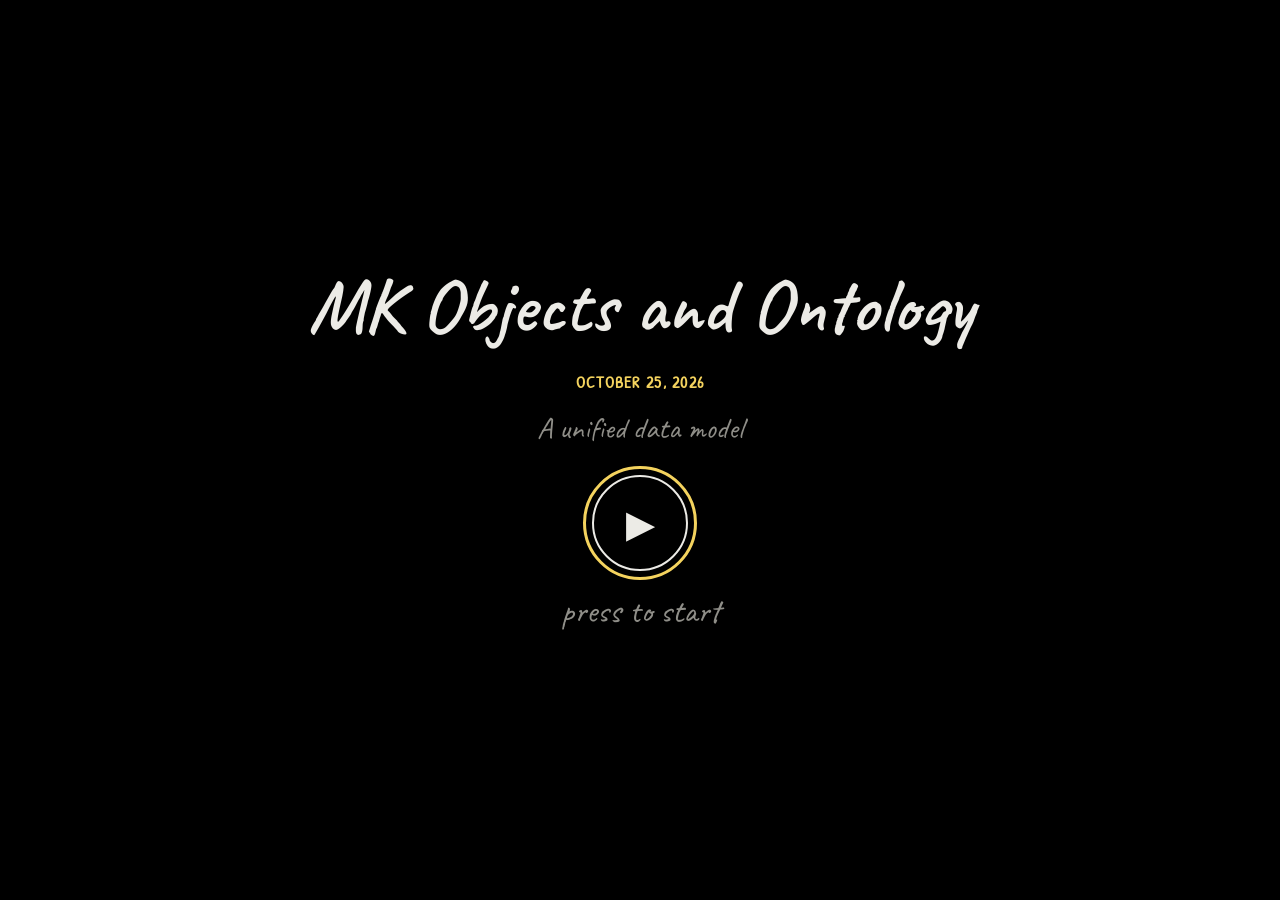
<file: slides/yt/ep_02.html>
<!doctype html>
<html lang="en">
<head>
  <meta charset="utf-8">
  <meta name="viewport" content="width=device-width, initial-scale=1, viewport-fit=cover">
  <title>MK Objects and Ontology</title>
  <style>
  :root{
    --bg:#000; --ink:#ecebe6; --ink-dim:#8f8e88; --accent:#f4d35e; --bar:rgba(24,24,24,.78); --bar-line:rgba(236,235,230,.16);
    color-scheme:dark;
    box-sizing:border-box;
    padding-top:env(safe-area-inset-top,0px);
    padding-bottom:env(safe-area-inset-bottom,0px);
  }
  @media (prefers-color-scheme: dark){
    :root:not([data-theme="light"]){ --bg:#000; --ink:#ecebe6; --ink-dim:#8f8e88; --accent:#f4d35e; --bar:rgba(24,24,24,.78); --bar-line:rgba(236,235,230,.16); }
  }
  :root[data-theme="dark"]{ --bg:#000; --ink:#ecebe6; --ink-dim:#8f8e88; --accent:#f4d35e; --bar:rgba(24,24,24,.78); --bar-line:rgba(236,235,230,.16); }
  html{ scroll-padding-top:env(safe-area-inset-top,0px); height:100%; }
  html,body{ margin:0; height:100%; }
  *,*::before,*::after{ box-sizing:inherit; }
  body{ background:var(--bg); color:var(--ink); font-family:"Patrick Hand","Comic Sans MS",cursive,sans-serif; overflow:hidden; }
  #stage{ position:relative; width:100%; height:100%; background:var(--bg); }
  #stage.nocursor{ cursor:none; }
  svg#board{ width:100%; height:100%; display:block; touch-action:pan-y pinch-zoom; }
  #layer path{ fill:none; stroke-linecap:round; stroke-linejoin:round; }
  @keyframes blink-border{ 0%,100%{ opacity:1; } 50%{ opacity:.15; } }
  #layer path.blink-border{ animation:blink-border .55s ease-in-out 3; }
  @media (prefers-reduced-motion: reduce){ #layer path.blink-border{ animation:none; } }
  #pencil{ transition:opacity .25s ease; pointer-events:none; }

  #start{ position:absolute; inset:0; display:flex; flex-direction:column; align-items:center; justify-content:center; gap:18px; background:var(--bg); z-index:5; }
  #start h1{ margin:0 0 8px; max-width:min(1200px,88vw); color:var(--ink); font-family:"Caveat","Patrick Hand",cursive; font-size:clamp(42px,6vw,82px); font-weight:600; line-height:1; text-align:center; }
  #start .startDate{ margin:0; color:var(--accent); font-size:16px; font-weight:700; letter-spacing:.08em; text-transform:uppercase; }
  #start .startSubtitle{ margin:0 0 12px; max-width:min(860px,82vw); color:var(--ink-dim); font-size:clamp(20px,2.8vw,30px); line-height:1.15; text-align:center; }
  #start button{ font:inherit; background:none; border:2px solid var(--ink); color:var(--ink); border-radius:999px; width:96px; height:96px; font-size:38px; cursor:pointer; display:grid; place-items:center; padding-left:6px; }
  #start button:focus-visible{ outline:3px solid var(--accent); outline-offset:6px; }
  #start p{ margin:0; font-family:"Caveat","Patrick Hand",cursive; font-size:clamp(22px,3.2vw,34px); color:var(--ink-dim); }

  #bar{ position:absolute; left:50%; bottom:calc(18px + env(safe-area-inset-bottom,0px)); transform:translateX(-50%); display:flex; align-items:center; gap:6px; padding:8px 12px; background:var(--bar); border:1px solid var(--bar-line); border-radius:14px; backdrop-filter:blur(6px); transition:opacity .35s ease; z-index:6; max-width:calc(100% - 24px); }
  #bar.hide{ opacity:0; pointer-events:none; }
  #bar.hide:focus-within{ opacity:1; pointer-events:auto; }
  #bar{ flex-direction:column; align-items:stretch; gap:4px; width:max-content; }
  #bar .row{ display:flex; align-items:center; justify-content:center; gap:6px; flex-wrap:nowrap; }
  #bar button{ font:inherit; font-size:20px; line-height:1; color:var(--ink); background:none; border:0; border-radius:9px; min-width:40px; height:38px; cursor:pointer; padding:0 8px; }
  #bar button:hover{ background:rgba(236,235,230,.08); }
  #bar button:focus-visible{ outline:2px solid var(--accent); outline-offset:1px; }
  #speed{ font-size:17px !important; min-width:52px !important; }
  #dots{ display:flex; justify-content:center; align-items:center; gap:7px; padding:6px 8px 4px; flex-wrap:nowrap; }
  #dots button{ min-width:0 !important; width:11px; height:11px !important; padding:0 !important; border-radius:50% !important; background:var(--ink-dim) !important; opacity:.45; }
  #dots button.on{ background:var(--accent) !important; opacity:1; }
  #holdCtl{ display:flex; align-items:center; gap:3px; font-size:18px; color:var(--ink); padding:0 8px; height:38px; border-radius:9px; white-space:nowrap; }
  #holdCtl:hover{ background:rgba(236,235,230,.08); }
  #holdCtl input{ width:52px; font:inherit; font-size:17px; color:var(--ink); background:rgba(236,235,230,.06); border:1px solid var(--bar-line); border-radius:7px; padding:3px 4px; text-align:center; }
  #holdCtl input:focus-visible{ outline:2px solid var(--accent); outline-offset:1px; }
  #mfCtl{ display:flex; align-items:center; gap:8px; font-size:18px; color:var(--ink-dim); padding:0 8px; height:38px; border-radius:9px; white-space:nowrap; }
  #mfCtl label{ display:flex; align-items:center; gap:4px; color:var(--ink); cursor:pointer; user-select:none; }
  #mfCtl input{ width:17px; height:17px; accent-color:var(--accent); margin:0; cursor:pointer; }
  #mfCtl input:focus-visible{ outline:2px solid var(--accent); outline-offset:2px; }
  #manualToggle{ display:flex; align-items:center; gap:6px; font-size:18px; color:var(--ink); padding:0 8px; height:38px; border-radius:9px; cursor:pointer; user-select:none; white-space:nowrap; }
  #manualToggle:hover{ background:rgba(236,235,230,.08); }
  #manualToggle input{ width:17px; height:17px; accent-color:var(--accent); margin:0; cursor:pointer; }
  #manualToggle input:focus-visible{ outline:2px solid var(--accent); outline-offset:2px; }
          #bar .row1{ justify-content:flex-start; gap:4px; }
  #bar .row1 #dots{ flex:1; justify-content:flex-end; padding:0 4px 0 14px; }
  #drawCtl{ display:flex; align-items:center; gap:4px; font-size:18px; color:var(--ink-dim); padding:0 8px; height:38px; border-radius:9px; white-space:nowrap; }
  #drawCtl .seg{ display:flex; border:1px solid var(--bar-line); border-radius:8px; overflow:hidden; }
  #drawCtl label{ position:relative; cursor:pointer; user-select:none; }
  #drawCtl input{ position:absolute; opacity:0; width:1px; height:1px; }
  #drawCtl span.opt{ display:block; padding:4px 9px; color:var(--ink); font-size:17px; }
  #drawCtl label + label span.opt{ border-left:1px solid var(--bar-line); }
  #drawCtl input:checked + span.opt{ background:var(--accent); color:#111; }
  #drawCtl input:focus-visible + span.opt{ outline:2px solid var(--accent); outline-offset:-2px; }
  #clockToggle{ display:flex; align-items:center; gap:6px; font-size:18px; color:var(--ink); padding:0 8px; height:38px; border-radius:9px; cursor:pointer; user-select:none; white-space:nowrap; }
  #clockToggle:hover{ background:rgba(236,235,230,.08); }
  #clockToggle input{ width:17px; height:17px; accent-color:var(--accent); margin:0; cursor:pointer; }
  #hud{ position:absolute; right:calc(16px + env(safe-area-inset-right,0px)); bottom:calc(12px + env(safe-area-inset-bottom,0px)); display:none; gap:14px; align-items:baseline; font-family:"Patrick Hand",cursive; font-size:17px; color:var(--ink-dim); z-index:3; pointer-events:none; font-variant-numeric:tabular-nums; }
  #hud #clock{ color:var(--accent); opacity:.85; }
  #prog{ position:absolute; left:0; right:0; bottom:0; height:3px; background:rgba(236,235,230,.08); display:none; z-index:3; pointer-events:none; }
  #prog i{ display:block; height:100%; width:0; background:var(--accent); opacity:.7; transition:width .3s linear; }
  #stage.live #hud{ display:flex; }
  #stage.live #prog{ display:block; }
  @media (max-width:640px){ #dots{ display:none; } }

  </style>
</head>
<body>
  <script>
const C = { chalk:'#ecebe6', dim:'#8f8e88', yel:'#f4d35e', cy:'#7fd3e6', red:'#ff7a6b', grn:'#9be38f', org:'#f5a35c' };
const FONT = { h:'Caveat, "Patrick Hand", cursive', l:'"Patrick Hand", Caveat, cursive', m:'"DejaVu Sans Mono", "Courier New", monospace' };
const NS = 'http://www.w3.org/2000/svg';

/* ---------- seeded randomness for the hand-drawn wobble ---------- */
let _s = 1;
let layer;
const setDrawingLayer = value => { layer = value; };
const seed = n => { _s = n >>> 0; };
function rnd(){ _s |= 0; _s = _s + 0x6D2B79F5 | 0; let t = Math.imul(_s ^ _s >>> 15, 1 | _s); t = t + Math.imul(t ^ t >>> 7, 61 | t) ^ t; return ((t ^ t >>> 14) >>> 0) / 4294967296; }
const j = a => (rnd()*2 - 1) * a;
const f = n => Math.round(n*10)/10;

/* ---------- hand-drawn primitives ---------- */
function seg(a, b, bow){
  const dx=b[0]-a[0], dy=b[1]-a[1], len=Math.hypot(dx,dy)||1;
  const k = j(bow*Math.min(1,len/150) + .5);
  return ` Q${f((a[0]+b[0])/2 - dy/len*k)} ${f((a[1]+b[1])/2 + dx/len*k)} ${f(b[0])} ${f(b[1])}`;
}
function poly(pts, closed=false, bow=3){
  pts = pts.map(p => [p[0]+j(1.2), p[1]+j(1.2)]);
  let d = `M${f(pts[0][0])} ${f(pts[0][1])}`;
  for(let i=1;i<pts.length;i++) d += seg(pts[i-1], pts[i], bow);
  if(closed){
    const a=pts[pts.length-1], s=pts[0], n=pts[1];
    d += seg(a, s, bow);
    d += ` L${f(s[0]+(n[0]-s[0])*.07+j(2))} ${f(s[1]+(n[1]-s[1])*.07+j(2))}`;
  }
  return d;
}
const line = (x1,y1,x2,y2,bow=3) => poly([[x1,y1],[x2,y2]], false, bow);
const rect = (x,y,w,h,bow=3) => poly([[x,y],[x+w,y],[x+w,y+h],[x,y+h]], true, bow);
function ell(cx,cy,rx,ry,a0=-Math.PI/2-.3,sweep=Math.PI*2+.4,wob=.03){
  const n = Math.max(20, Math.round((rx+ry)*Math.abs(sweep)/9));
  const ph = rnd()*6; let d='';
  for(let i=0;i<=n;i++){
    const a = a0 + sweep*i/n;
    const r = 1 + wob*Math.sin(a*2+ph) + (i/n)*.02;
    d += (i?' L':'M') + f(cx+Math.cos(a)*rx*r) + ' ' + f(cy+Math.sin(a)*ry*r);
  }
  return d;
}
function arrow(x1,y1,x2,y2,bow=5,hs=18){
  const a = Math.atan2(y2-y1,x2-x1);
  return [ line(x1,y1,x2,y2,bow),
    `M${f(x2-hs*Math.cos(a-.45))} ${f(y2-hs*Math.sin(a-.45))} L${f(x2)} ${f(y2)} L${f(x2-hs*Math.cos(a+.45))} ${f(y2-hs*Math.sin(a+.45))}` ];
}
function cyl(x,y,w,h){ const rx=w/2, ry=Math.max(9,w*.16);
  return [ ell(x+rx,y,rx,ry), line(x,y,x,y+h,1), line(x+w,y,x+w,y+h,1), ell(x+rx,y+h,rx,ry,0,Math.PI,.01), ell(x+rx,y+h*.5,rx,ry,.1,Math.PI-.2,.01) ]; }
function doc(x,y,w,h){ const c=Math.min(26,w*.25);
  return [ poly([[x,y],[x+w-c,y],[x+w,y+c],[x+w,y+h],[x,y+h]], true, 2), poly([[x+w-c,y],[x+w-c,y+c],[x+w,y+c]], false, 1) ]; }
function monitor(x,y,w,h){ return [ rect(x,y,w,h,2), line(x+w/2,y+h,x+w/2,y+h+28,1), line(x+w/2-40,y+h+30,x+w/2+40,y+h+30,1) ]; }
function phone(x,y,w,h){ return [ rect(x,y,w,h,2), line(x+w/2-12,y+h-14,x+w/2+12,y+h-14,.5) ]; }
function gear(cx,cy,r,t=10){ const pts=[], n=t*4;
  for(let i=0;i<n;i++){ const a=i/n*Math.PI*2, rr=(i%4<2)?r:r*.78; pts.push([cx+Math.cos(a)*rr, cy+Math.sin(a)*rr]); }
  return [ poly(pts,true,.4), ell(cx,cy,r*.32,r*.32) ]; }
function person(x,y,s=1){ return [ ell(x,y,18*s,18*s), line(x,y+19*s,x,y+92*s,2),
  poly([[x-36*s,y+66*s],[x,y+42*s],[x+36*s,y+66*s]],false,2), poly([[x-30*s,y+150*s],[x,y+92*s],[x+30*s,y+150*s]],false,2) ]; }
function bubble(x,y,w,h,tx,ty){ return [ ell(x+w/2,y+h/2,w/2,h/2), poly([[x+w*.28,y+h*.86],[tx,ty],[x+w*.42,y+h*.97]],false,1) ]; }
function star4(cx,cy,r){ const q=()=>`${f(cx+j(r*.08))} ${f(cy+j(r*.08))}`;
  return `M${f(cx)} ${f(cy-r)} Q${q()} ${f(cx+r)} ${f(cy)} Q${q()} ${f(cx)} ${f(cy+r)} Q${q()} ${f(cx-r)} ${f(cy)} Q${q()} ${f(cx)} ${f(cy-r)}`; }
const check = (x,y,s) => poly([[x,y],[x+s*.35,y+s*.4],[x+s,y-s*.5]],false,1);
function folder(x,y,w,h){ return poly([[x,y+14],[x,y],[x+w*.35,y],[x+w*.43,y+14],[x+w,y+14],[x+w,y+h],[x,y+h]],true,1.5); }
function lock(cx,cy,s){ return [ ell(cx,cy,42*s,58*s,Math.PI,Math.PI,.005), rect(cx-62*s,cy,124*s,100*s,2), ell(cx,cy+40*s,10*s,10*s), line(cx,cy+50*s,cx,cy+72*s,.5) ]; }
function globe(cx,cy,r){ return [ ell(cx,cy,r,r), ell(cx,cy,r*.42,r,-Math.PI/2,Math.PI*2+.2,.01), line(cx-r,cy,cx+r,cy,2),
  line(cx-r*.86,cy-r*.5,cx+r*.86,cy-r*.5,2), line(cx-r*.86,cy+r*.5,cx+r*.86,cy+r*.5,2) ]; }
function cube(x,y,s){ const d=s*.4, e=s*.35;
  return [ rect(x,y,s,s,1.2), poly([[x,y],[x+d,y-e],[x+s+d,y-e],[x+s,y]],false,1), poly([[x+s+d,y-e],[x+s+d,y+s-e],[x+s,y+s]],false,1) ]; }
function cloud(cx,cy,rx,ry){ const n=110; let d='';
  for(let i=0;i<=n+5;i++){ const a=-Math.PI/2+i/n*Math.PI*2, r=.86+.2*Math.abs(Math.sin(a*3.5));
    d += (i?' L':'M') + f(cx+Math.cos(a)*rx*r) + ' ' + f(cy+Math.sin(a)*ry*r); }
  return d; }
function scribble(x,y,w,h,n){ const pts=[]; for(let i=0;i<n;i++) pts.push([x+rnd()*w, y+rnd()*h]); return poly(pts,false,30); }

/* ---------- scene builder ---------- */
function B(){
  const ops=[];
  const b = {
    ops,
    p(d,c=C.chalk,w=3,o={}){ (Array.isArray(d)?d:[d]).forEach(x => ops.push({k:'p',d:x,c,w,...o})); return b; },
    t(x,y,s,o={}){ ops.push({k:'t',x,y,s,...o}); return b; },
    w(ms){ ops.push({k:'w',ms}); return b; }
  };
  return b;
}
function head(b,n,title,sub,u){
  b.t(110,110,'It means…',{size:32,c:C.dim,f:'l'});
  b.t(110,174,title,{size:58,wt:600,u:u?C.yel:null});
  if(sub) b.t(110,230,sub,{size:34,f:'l'});
  b.w(250);
}

/* dashed versions (one path, many sub-paths) to mark what is optional */
function dashPts(pts, dash=20, gap=13){
  let d='', on=true, left=dash;
  for(let i=1;i<pts.length;i++){
    let [ax,ay]=pts[i-1]; const [bx,by]=pts[i];
    let L=Math.hypot(bx-ax,by-ay);
    while(L>0){
      const s=Math.min(left,L), t=s/Math.hypot(bx-ax,by-ay);
      const nx=ax+(bx-ax)*t, ny=ay+(by-ay)*t;
      if(on) d += ` M${f(ax+j(.8))} ${f(ay+j(.8))} L${f(nx+j(.8))} ${f(ny+j(.8))}`;
      ax=nx; ay=ny; L-=s; left-=s;
      if(left<=0){ on=!on; left=on?dash:gap; }
    }
  }
  return d.trim();
}
const dashRect = (x,y,w,h) => dashPts([[x,y],[x+w,y],[x+w,y+h],[x,y+h],[x,y]]);
function dashEll(cx,cy,rx,ry){ const pts=[]; for(let i=0;i<=72;i++){ const a=i/72*Math.PI*2; pts.push([cx+Math.cos(a)*rx, cy+Math.sin(a)*ry]); } return dashPts(pts,18,12); }
function bolt(x,y,s){ return poly([[x+25*s,y],[x,y+48*s],[x+20*s,y+48*s],[x+8*s,y+90*s],[x+48*s,y+34*s],[x+27*s,y+34*s],[x+40*s,y]],true,1); }
function picture(x,y,w,h){ return [ rect(x,y,w,h,1.5), poly([[x+8,y+h-8],[x+w*.35,y+h*.45],[x+w*.55,y+h*.7],[x+w*.72,y+h*.55],[x+w-8,y+h-8]],false,1), ell(x+w*.75,y+h*.28,9,9) ]; }
function wave(x,y,w,a){ let d=`M${f(x)} ${f(y)}`; for(let i=1;i<=40;i++){ const t=i/40; d+=` L${f(x+w*t)} ${f(y+Math.sin(t*Math.PI*6)*a*(0.3+0.7*Math.abs(Math.sin(t*Math.PI*2.3))))}`; } return d; }
function meas(s,size,fk,wt){
  const el=document.createElementNS(NS,'text');
  el.setAttribute('font-family',FONT[fk||'h']); el.setAttribute('font-size',size); el.setAttribute('font-weight',wt||500);
  el.textContent=s; layer.appendChild(el); const w=el.getBBox().width; el.remove(); return w;
}
function code(b,x,y,toks,size){
  const sp = meas('a a',size,'l') - meas('aa',size,'l');
  toks.forEach(([str,c]) => {
    const lead = str.length - str.trimStart().length, t = str.trim();
    x += lead*sp;
    if(t){ b.t(x,y,t,{size,f:'l',c}); x += meas(t,size,'l'); }
  });
  return x;
}
function head2(b,kick,title,sub,u){
  b.t(110,110,kick,{size:32,c:C.dim,f:'l'});
  b.t(110,174,title,{size:58,wt:600,u:u?C.yel:null});
  if(sub) b.t(110,230,sub,{size:34,f:'l'});
  b.w(250);
}


function definePresentation({ name, id, folder, title, subtitle, publishedAt, ariaLabel, playlist, player = {} }) {
  const scenes = playlist.flatMap(item => {
    const chosen = item.scenes ? item.scenes.map(sceneId => item.episode.scenes.find(scene => scene.id.endsWith('/' + sceneId) || scene.id === sceneId)).filter(Boolean) : item.episode.scenes;
    return chosen.map(scene => ({ ...scene, role: item.role, optional: Boolean(item.optional) }));
  });
  return { name, id, folder, title, subtitle, publishedAt, ariaLabel, scenes, player };
}


const microApp = (() => {

const scenes = [
/* 0 · Micro App */
b => {
  b.t(800,190,'Mikup',{size:130,c:C.yel,a:'middle',wt:700});
  b.t(800,262,'= Micro App',{size:58,a:'middle'}).w(300);
  const cs=[];
  for(let r=0;r<3;r++) for(let c=0;c<4;c++){ const x=150+c*72+j(6), y=380+r*68+j(6); cs.push([x+17,y+17]); b.p(rect(x,y,34,34,1.5),C.chalk,2.5); }
  for(let k=0;k<9;k++){ const a=cs[Math.floor(rnd()*12)], z=cs[Math.floor(rnd()*12)]; if(a!==z) b.p(line(a[0],a[1],z[0],z[1],10),C.dim,1.5); }
  b.t(285,700,'microservices',{size:44,a:'middle'});
  b.t(285,745,'too fine-grained',{size:30,a:'middle',f:'l',c:C.dim}).w(250);
  b.p(rect(1190,360,260,270,2),C.chalk,5);
  for(let k=0;k<14;k++){ const x=1210+rnd()*200, y=390+rnd()*200; b.p(line(x,y+26,x+26,y,1),C.dim,2); }
  b.t(1320,700,'monolith',{size:44,a:'middle'});
  b.t(1320,745,'too rigid',{size:30,a:'middle',f:'l',c:C.dim}).w(250);
  const boxes=[[625,380],[830,380],[728,530]];
  boxes.forEach(([x,y]) => b.p(rect(x,y,145,110),C.yel,3.5));
  b.p(line(770,435,830,435,2),C.yel,2.5).p(line(700,490,760,530,2),C.yel,2.5).p(line(900,490,840,530,2),C.yel,2.5);
  boxes.forEach(([x,y]) => { b.p(line(x+20,y+30,x+110,y+30,1),C.dim,2).p(line(x+20,y+55,x+92,y+55,1),C.dim,2).p(line(x+20,y+80,x+70,y+80,1),C.dim,2); });
  b.t(800,700,'Micro App',{size:48,c:C.yel,a:'middle',wt:700});
  b.t(800,745,'the right balance',{size:30,a:'middle',f:'l'});
},
/* 1 · framework */
b => {
  b.t(800,150,'A framework to',{size:56,a:'middle'});
  b.t(800,228,'simplify and speed up',{size:78,c:C.yel,a:'middle',wt:700,u:C.yel}).w(300);
  b.p(rect(170,360,360,260),C.chalk,3);
  b.p(scribble(200,390,300,200,26),C.dim,2.2);
  b.t(350,675,'complexity',{size:44,a:'middle'}).w(200);
  b.p(arrow(570,490,860,490,6,22),C.yel,4);
  b.t(715,462,'Mikup',{size:40,c:C.yel,a:'middle',wt:700}).w(200);
  const x=1060, y=490;
  b.p(`M${x} ${y-34} Q${x+160} ${y-58} ${x+250} ${y+2} Q${x+160} ${y+60} ${x} ${y+34} L${x} ${y-36}`,C.chalk,3.5);
  b.p(ell(x+165,y,17,17),C.cy,3);
  b.p(poly([[x+30,y-36],[x-12,y-78],[x+80,y-42]]),C.chalk,3).p(poly([[x+30,y+36],[x-12,y+78],[x+80,y+42]]),C.chalk,3);
  b.p(poly([[x,y-20],[x-55,y-12],[x-25,y],[x-62,y+12],[x,y+20]],false,2),C.yel,3);
  b.p(line(x-160,y-55,x-90,y-55,1),C.dim,2).p(line(x-180,y,x-95,y,1),C.dim,2).p(line(x-160,y+55,x-90,y+55,1),C.dim,2);
  b.t(1185,675,'speed',{size:44,a:'middle'}).w(400);
  b.t(800,790,'for enterprise applications with a substantial backend',{size:38,a:'middle',f:'l'});
},
/* 2 · single grammar */
b => {
  b.t(800,150,'One single grammar',{size:82,c:C.yel,a:'middle',wt:700,u:C.yel});
  b.t(800,222,'to send and receive anything from the system',{size:38,a:'middle',f:'l'}).w(300);
  b.p(person(220,420,1.1),C.chalk,3);
  b.p(bubble(250,290,190,85,235,398),C.chalk,2.5);
  b.t(345,342,'I need…',{size:30,a:'middle',f:'l'});
  b.p(arrow(300,465,590,465),C.chalk,3);
  b.t(445,448,'request',{size:28,a:'middle',f:'l',c:C.dim});
  b.p(rect(600,410,320,170),C.yel,4);
  b.t(760,485,'Mikup',{size:56,c:C.yel,a:'middle',wt:700});
  b.t(760,540,'one grammar',{size:28,a:'middle',f:'l',c:C.dim});
  b.p(arrow(590,535,300,535),C.chalk,3);
  b.t(445,575,'response',{size:28,a:'middle',f:'l',c:C.dim}).w(200);
  b.p(arrow(930,480,1165,335),C.chalk,2.5).p(cyl(1180,290,90,80),C.chalk,3).t(1310,345,'data',{size:36,f:'l'});
  b.p(arrow(930,490,1170,466),C.chalk,2.5).p(doc(1188,420,74,92),C.chalk,3).t(1310,475,'documents',{size:36,f:'l'});
  b.p(arrow(930,505,1158,592),C.chalk,2.5).p(monitor(1170,560,110,70),C.chalk,3).t(1310,605,'interfaces',{size:36,f:'l'});
  b.p(arrow(930,520,1182,722),C.chalk,2.5).p(gear(1225,735,38,9),C.chalk,3).t(1310,750,'logic',{size:36,f:'l'});
},
/* 3 · no application server */
b => {
  head(b,1,'no web containers or application servers to manage');
  b.p(rect(200,320,560,420),C.chalk,3);
  b.t(230,365,'Application Server',{size:36,f:'l'});
  b.p(rect(250,395,460,300),C.chalk,2.5);
  b.t(275,435,'web container',{size:32,f:'l',c:C.dim});
  [290,390,490].forEach(x => b.p(doc(x,470,70,90),C.dim,2.2));
  b.t(480,640,'deploy, descriptors, classloaders…',{size:28,a:'middle',f:'l',c:C.dim}).w(300);
  b.p(line(190,310,770,750,10),C.red,6).p(line(770,310,190,750,10),C.red,6).w(200);
  b.p(arrow(820,530,1050,530,6,22),C.yel,4);
  b.p(rect(1080,440,300,180),C.yel,4);
  b.t(1230,522,'Mikup',{size:56,c:C.yel,a:'middle',wt:700});
  b.t(1230,580,'it just starts',{size:30,a:'middle',f:'l'});
  b.p(check(1170,690,50),C.grn,4);
  b.t(1235,705,'no server to manage',{size:32,f:'l',c:C.grn});
},
/* 4 · DSLs and databases */
b => {
  head(b,2,'no database languages to learn','thanks to DSLs');
  b.p(person(230,430,1),C.chalk,3);
  b.p(bubble(280,300,220,90,252,412),C.chalk,2.5);
  b.t(390,355,'one language',{size:28,a:'middle',f:'l'});
  b.p(arrow(300,520,600,520),C.chalk,3);
  b.p(doc(620,390,190,250),C.yel,3.5);
  b.t(715,478,'DSL',{size:66,c:C.yel,a:'middle',wt:700});
  [[525,780],[560,770],[595,755]].forEach(([y,x2]) => b.p(line(650,y,x2,y,1),C.dim,2));
  b.t(715,700,'one grammar, many databases',{size:30,a:'middle',f:'l',c:C.yel}).w(200);
  [[320,100,385,'MongoDB'],[500,100,565,'PostgreSQL'],[680,90,740,'…']].forEach(([y,h,ty,lab],i) => {
    b.p(arrow(830,515,1105,[380,555,725][i]),C.chalk,2.5);
    b.p(cyl(1120,y,140,h),C.chalk,3);
    b.t(1290,ty,lab,{size:38,f:'l'});
  });
},
/* 5 · declarative UIs */
b => {
  head(b,3,'declarative, agnostic user interfaces','ideal for AI generation',true);
  b.p(star4(250,480,70),C.yel,3.5).p(star4(345,400,26),C.yel,3).p(star4(330,565,16),C.yel,2.5);
  b.t(250,625,'AI',{size:60,c:C.yel,a:'middle',wt:700});
  b.p(arrow(370,490,565,490),C.chalk,3);
  b.p(doc(590,320,320,380),C.chalk,3);
  b.t(625,385,'page',{size:32,f:'l'});
  b.t(645,435,'– table: orders',{size:30,f:'l'});
  b.t(645,485,'– filter: date',{size:30,f:'l'});
  b.t(645,535,'– action: save',{size:30,f:'l'});
  b.t(750,640,'what, not how',{size:34,a:'middle',c:C.yel}).w(200);
  b.p(arrow(930,450,1080,410),C.chalk,2.5);
  b.p(monitor(1100,330,260,160),C.chalk,3);
  b.p(rect(1120,350,220,26,1),C.dim,2).p(line(1120,405,1320,405,1),C.dim,2).p(line(1120,435,1300,435,1),C.dim,2).p(line(1120,465,1280,465,1),C.dim,2);
  b.p(arrow(930,560,1222,640),C.chalk,2.5);
  b.p(phone(1240,560,100,180),C.chalk,3);
  b.p(line(1255,590,1325,590,1),C.dim,2).p(line(1255,615,1315,615,1),C.dim,2).p(line(1255,640,1300,640,1),C.dim,2);
  b.t(1290,795,'web, mobile, …',{size:30,a:'middle',f:'l',c:C.dim});
},
/* 6 · configuration */
b => {
  head(b,4,'no worrying about configuration','even as it keeps evolving');
  b.p(gear(520,420,85,10),C.chalk,3).p(gear(668,368,55,8),C.yel,3);
  b.p(arrow(160,660,1450,660,4),C.chalk,3);
  [320,600,880,1160].forEach((x,i) => {
    b.p(rect(x-55,585,110,50,1.5),C.chalk,2.5);
    b.t(x,620,'v'+(i+1),{size:34,a:'middle',f:'l'});
    b.p(line(x,636,x,656,.5),C.dim,2);
  });
  b.t(1360,620,'v…',{size:34,a:'middle',f:'l',c:C.dim}).w(250);
  b.t(1150,400,'Mikup handles it',{size:48,c:C.yel,a:'middle',wt:700});
  b.p(check(1110,475,70),C.grn,4).w(200);
  b.t(800,770,'configurations change, you keep building',{size:34,a:'middle',f:'l',c:C.dim});
},
/* 7 · business rules */
b => {
  head(b,5,'business rules, just like any other file','same way, same place');
  b.p(folder(200,320,150,100),C.chalk,3);
  b.t(370,385,'project',{size:38,f:'l'});
  b.p(line(240,430,240,700,2),C.dim,2);
  [[480,'data',C.chalk],[590,'interfaces',C.chalk],[700,'business rule',C.yel]].forEach(([y,lab,c]) => {
    b.p(line(240,y,320,y,1),C.dim,2);
    b.p(doc(330,y-42,62,80),c,2.8);
    b.t(410,y+10,lab,{size:34,f:'l',c});
  });
  b.w(200);
  b.p(arrow(680,700,870,600,30),C.yel,3);
  b.p(rect(880,420,520,230),C.yel,3.5);
  b.t(915,490,'if  customer.tier = "gold"',{size:34,f:'l'});
  b.t(915,545,'then  discount = 10%',{size:34,f:'l'});
  b.t(915,610,'it is a file, like all the others',{size:30,f:'l',c:C.dim});
},
/* 8 · permission */
b => {
  head(b,6,'no permission management to worry about');
  [[250,430],[360,415],[470,430]].forEach(([x,y]) => b.p(person(x,y,.6),C.chalk,2.5));
  b.t(360,600,'users',{size:38,a:'middle'});
  b.p(arrow(530,500,690,500),C.chalk,3);
  b.p(lock(800,470,1.4),C.yel,4);
  b.t(800,680,'who can do what',{size:40,a:'middle',c:C.yel,wt:700}).w(200);
  b.p(arrow(910,520,1090,440),C.chalk,2.5).p(arrow(910,560,1090,620),C.chalk,2.5);
  b.p(doc(1110,370,80,100),C.chalk,2.8).p(cyl(1240,385,90,80),C.chalk,2.8);
  b.p(monitor(1110,560,110,70),C.chalk,2.8).p(cube(1260,580,60),C.chalk,2.8);
  b.t(1250,770,'resources',{size:38,a:'middle'}).w(200);
  b.t(800,830,'not your concern',{size:34,a:'middle',f:'l',c:C.dim});
},
/* 9 · generative vs deterministic */
b => {
  head(b,7,'keeping generative and deterministic apart','AI on one side, transactions on the other');
  b.p(cloud(430,440,200,110),C.cy,3);
  b.p(star4(370,430,28),C.yel,2.5).p(star4(470,465,20),C.yel,2.5).p(star4(520,410,14),C.yel,2);
  b.t(430,625,'generative',{size:54,c:C.cy,a:'middle',wt:700});
  b.t(430,672,'AI, language, ideas',{size:30,a:'middle',f:'l',c:C.dim}).w(200);
  b.p(line(800,290,800,720,4),C.dim,2.5).p(line(806,300,804,712,4),C.dim,1.5).w(150);
  b.p(gear(1080,430,70,10),C.chalk,3).p(gear(1190,385,45,8),C.chalk,3);
  b.p(check(1268,470,52),C.grn,4);
  b.t(1170,625,'deterministic',{size:54,a:'middle',wt:700});
  b.t(1170,672,'transactions, rules, data',{size:30,a:'middle',f:'l',c:C.dim}).w(250);
  b.t(800,795,'two worlds, cleanly separated',{size:40,a:'middle',c:C.yel});
},
/* 10 · API */
b => {
  head(b,8,'a self-documenting, standard API','ready to spread across the web');
  b.p(doc(210,320,240,300),C.chalk,3);
  b.t(330,482,'{ }',{size:92,c:C.yel,a:'middle',wt:700});
  b.p(line(240,545,420,545,1),C.dim,2).p(line(240,580,390,580,1),C.dim,2);
  b.t(330,690,'API standard',{size:46,a:'middle'});
  b.p(arrow(470,470,600,470),C.chalk,3);
  b.p(doc(620,360,180,230),C.chalk,3);
  [420,455,490,525,560].forEach((y,i) => b.p(line(645,y,770-i*8,y,1),C.dim,2));
  b.t(710,650,'documentation',{size:34,a:'middle',f:'l'});
  b.t(710,692,'built in',{size:34,a:'middle',f:'l',c:C.yel}).w(200);
  b.p(arrow(820,470,1040,470),C.chalk,3);
  b.p(globe(1200,470,140),C.cy,3);
  b.p(arrow(1335,410,1440,340),C.cy,2.5).p(ell(1458,328,10,10),C.cy,2.5);
  b.p(arrow(1340,525,1445,585),C.cy,2.5).p(ell(1462,594,10,10),C.cy,2.5);
  b.p(arrow(1240,335,1300,262),C.cy,2.5).p(ell(1312,248,10,10),C.cy,2.5);
  b.t(1200,690,'across the web',{size:38,a:'middle',c:C.cy});
},
/* 11 · Harness */
b => {
  head(b,9,'a powerful Application Harness','Mikup itself is the harness: agents and skills live inside it');
  b.p(rect(200,300,1200,450,2),C.yel,5);
  [[220,320],[1380,320],[220,730],[1380,730]].forEach(([x,y]) => b.p(ell(x,y,6,6),C.yel,2.5));
  b.t(245,358,'Mikup',{size:50,c:C.yel,wt:700});
  b.t(385,358,'= the Application Harness',{size:34,f:'l',c:C.yel}).w(250);
  b.p(star4(300,470,36),C.cy,3.5).p(star4(368,505,22),C.cy,3);
  b.t(330,570,'agents',{size:38,a:'middle',c:C.cy,wt:700});
  [262,322,382].forEach(x => { b.p(rect(x,600,48,58,1),C.chalk,2.5); b.p(check(x+12,632,24),C.grn,2.5); });
  b.t(330,712,'skills',{size:38,a:'middle',wt:700}).w(200);
  b.p(cube(580,490,70),C.chalk,3).p(cube(780,420,70),C.chalk,3).p(cube(960,490,70),C.chalk,3).p(cube(740,620,60),C.chalk,3);
  b.p(line(680,510,778,460,4),C.dim,2).p(line(880,460,958,510,4),C.dim,2).p(line(615,562,738,642,4),C.dim,2).p(line(826,642,995,562,4),C.dim,2);
  b.t(615,600,'order',{size:26,a:'middle',f:'l',c:C.dim});
  b.t(815,520,'customer',{size:26,a:'middle',f:'l',c:C.dim});
  b.t(995,600,'item',{size:26,a:'middle',f:'l',c:C.dim});
  b.t(775,710,'rule',{size:26,a:'middle',f:'l',c:C.dim}).w(150);
  b.p(arrow(415,495,565,515),C.cy,3);
  b.t(490,478,'native access',{size:24,a:'middle',f:'l',c:C.cy});
  b.p(arrow(440,630,728,648,6),C.chalk,2.5);
  b.t(585,612,'use',{size:24,a:'middle',f:'l',c:C.dim}).w(150);
  b.p(ell(1230,500,50,50),C.chalk,3.5).p(line(1266,536,1325,595,1),C.chalk,6);
  b.t(1250,665,'it knows and reaches',{size:30,a:'middle',f:'l'});
  b.t(1250,702,'every object',{size:30,a:'middle',f:'l'});
  b.t(800,810,'agents and skills are defined inside Mikup, like any other resource',{size:34,a:'middle',f:'l',c:C.dim});
},
/* 12 · conversational */
b => {
  head(b,10,'a conversational approach','for any feature');
  b.p(person(210,450,1.1),C.chalk,3);
  b.p(bubble(240,300,400,110,215,428),C.cy,3);
  b.t(440,365,'show me today\'s orders',{size:30,a:'middle',f:'l'});
  b.p(arrow(320,560,790,560,8),C.cy,3).w(150);
  [[820,330,'orders'],[1150,330,'customers'],[820,570,'inventory'],[1150,570,'invoices']].forEach(([x,y,lab]) => {
    b.p(rect(x,y,250,150),C.chalk,3);
    b.t(x+125,y+90,lab,{size:40,a:'middle'});
    b.p(ell(x+245,y-8,36,22),C.cy,2.5).p(poly([[x+228,y+10],[x+214,y+28],[x+246,y+13]],false,1),C.cy,2.5);
    b.t(x+245,y+2,'…',{size:30,a:'middle',c:C.cy});
  });
  b.w(200);
  b.t(800,810,'every feature answers in natural language',{size:34,a:'middle',f:'l',c:C.dim});
},
/* 13 · resource driven */
b => {
  b.t(800,150,'But how do we get all of this?',{size:66,a:'middle',wt:600}).w(400);
  b.t(800,225,'the answer is adopting a',{size:38,a:'middle',f:'l',c:C.dim});
  b.t(800,305,'Resource Driven System',{size:76,c:C.yel,a:'middle',wt:700,u:C.yel}).w(350);
  b.p(rect(330,380,940,260,2),C.chalk,3);
  b.p(line(330,425,1270,425,1),C.dim,1.5);
  b.p(ell(360,403,7,7),C.red,2).p(ell(385,403,7,7),C.yel,2).p(ell(410,403,7,7),C.grn,2);
  b.t(385,505,'Resource = resolve(FQN, context)',{size:50,f:'l'});
  b.t(385,590,'Content  = Resource.getContent( … )',{size:50,f:'l'}).w(350);
  b.t(330,762,'FQN + context',{size:38,f:'l',c:C.cy});
  b.p(arrow(560,750,690,750),C.chalk,3);
  b.t(625,730,'resolve',{size:26,a:'middle',f:'l',c:C.dim});
  b.p(ell(800,748,105,42),C.yel,3);
  b.t(800,762,'Resource',{size:40,a:'middle',c:C.yel,wt:700});
  b.p(arrow(915,750,1060,750),C.chalk,3);
  b.t(988,730,'getContent',{size:26,a:'middle',f:'l',c:C.dim});
  b.t(1080,762,'Content',{size:38,f:'l',c:C.cy});
}
];
const titles = ['Micro App','The framework','One single grammar','No application server','DSLs and databases','Declarative UIs','Configuration','Business rules','Permissions','Generative vs deterministic','API','Application Harness','Conversational','Resource Driven'];
const sceneIds = [
  'micro-app',
  'framework',
  'single-grammar',
  'no-application-server',
  'dsls-and-databases',
  'declarative-uis',
  'configuration',
  'business-rules',
  'permissions',
  'generative-vs-deterministic',
  'api',
  'application-harness',
  'conversational',
  'resource-driven',
];

return { id: 'micro-app', title: 'What happens to software in the AI era?', scenes: scenes.map((render, index) => ({ id: 'micro-app/' + sceneIds[index], title: titles[index], render })) };

})();

const resource = (() => {

const scenes = [
/* 1 · first-class citizen */
b => {
  b.t(800,150,'The Resource',{size:100,c:C.yel,a:'middle',wt:700,u:C.yel});
  b.t(800,222,'the first-class citizen of Mikup',{size:38,a:'middle',f:'l'}).w(300);
  b.p(ell(800,450,190,92),C.yel,4);
  b.t(800,470,'Resource',{size:66,c:C.yel,a:'middle',wt:700}).w(250);
  b.p(arrow(330,450,590,450,6,20),C.chalk,3);
  b.t(450,425,'it starts here',{size:32,a:'middle',f:'l'});
  b.p(arrow(1010,450,1270,450,6,20),C.chalk,3);
  b.t(1150,425,'it ends here',{size:32,a:'middle',f:'l'}).w(250);
  b.p(line(700,530,520,620,3),C.dim,2).p(line(800,545,800,620,2),C.dim,2).p(line(900,530,1080,620,3),C.dim,2);
  // workflow
  b.p(ell(450,670,16,16),C.chalk,2.8).p(arrow(470,670,505,670,1,10),C.chalk,2.5).p(ell(525,670,16,16),C.chalk,2.8).p(arrow(545,670,580,670,1,10),C.chalk,2.5).p(ell(600,670,16,16),C.chalk,2.8);
  b.t(525,745,'every workflow',{size:34,a:'middle',f:'l'});
  // saving
  b.p(cyl(765,640,70,55),C.chalk,2.8);
  b.t(800,745,'every save',{size:34,a:'middle',f:'l'});
  // processing
  b.p(gear(1080,672,36,9),C.chalk,2.8);
  b.t(1080,745,'every processing',{size:34,a:'middle',f:'l'}).w(250);
  b.t(800,815,'everything starts and ends with a Resource',{size:38,a:'middle',c:C.yel});
},
/* 2 · two ways to look at it */
b => {
  b.t(800,160,'Two ways to understand it',{size:70,a:'middle',wt:600}).w(300);
  b.p(rect(330,320,240,170,2),C.chalk,3);
  b.p(line(330,380,570,380,2),C.chalk,2.5);
  b.t(450,362,'metadata',{size:28,a:'middle',f:'l',c:C.yel});
  b.t(450,445,'content',{size:28,a:'middle',f:'l',c:C.dim});
  b.t(450,590,'Anatomy',{size:64,c:C.yel,a:'middle',wt:700});
  b.t(450,640,'how it is made',{size:34,a:'middle',f:'l'}).w(250);
  b.p(line(800,300,800,700,4),C.dim,2.5).p(line(806,310,804,692,4),C.dim,1.5).w(150);
  [[1030,'1'],[1150,'2'],[1270,'3']].forEach(([x,n],i) => {
    b.p(i===2 ? dashEll(x,405,40,40) : ell(x,405,40,40),C.chalk,3);
    b.t(x,420,n,{size:40,a:'middle'});
  });
  b.p(arrow(1074,405,1106,405,1,10),C.chalk,2.5).p(arrow(1194,405,1226,405,1,10),C.chalk,2.5);
  b.t(1150,590,'Definition',{size:64,c:C.yel,a:'middle',wt:700});
  b.t(1150,640,'how it comes to life',{size:34,a:'middle',f:'l'});
},
/* 3 · anatomy */
b => {
  head2(b,'Anatomy','identity, always separate from the payload','a Resource is made of two parts');
  b.t(560,295,'Resource',{size:34,f:'l',c:C.dim});
  b.p(rect(560,310,480,440),C.chalk,3);
  b.p(rect(590,340,420,160),C.yel,3.5);
  b.t(800,415,'Metadata',{size:56,c:C.yel,a:'middle',wt:700});
  b.t(800,465,'required',{size:30,a:'middle',f:'l'}).w(250);
  b.p(dashRect(590,540,420,180),C.dim,2.5);
  b.t(800,620,'Content',{size:56,a:'middle',wt:700});
  b.t(800,670,'optional',{size:30,a:'middle',f:'l',c:C.dim}).w(250);
  b.p(arrow(390,420,570,420),C.yel,3);
  b.t(280,432,'identity',{size:48,a:'middle',c:C.yel,wt:700});
  b.p(arrow(1220,630,1030,630),C.cy,3);
  b.t(1320,642,'payload',{size:48,a:'middle',c:C.cy,wt:700});
},
/* 4 · metadata */
b => {
  head2(b,'Anatomy','Metadata: the descriptive heart','a standard Mikup object, always present');
  b.p(rect(170,300,570,460),C.yel,3.5);
  b.t(205,355,'name: app',{size:32,f:'l'});
  b.t(205,398,'type: MetadataObj',{size:32,f:'l',c:C.dim}).w(200);
  b.t(205,465,'props:',{size:34,f:'l',c:C.yel,wt:700});
  b.t(320,465,'always there, for every Resource',{size:26,f:'l',c:C.dim});
  b.t(240,510,'uuid, type, permissions,',{size:30,f:'l'});
  b.t(240,550,'created, owner, modified,',{size:30,f:'l'});
  b.t(240,590,'contentPath, contentFormat, …',{size:30,f:'l'}).w(200);
  b.t(205,660,'attrs:',{size:34,f:'l',c:C.cy,wt:700});
  b.t(320,660,'specific to this Resource',{size:26,f:'l',c:C.dim});
  b.t(240,705,'xxxx, yyy',{size:30,f:'l'}).w(250);
  // 1 · catalog
  b.p(arrow(760,440,985,370,3,18),C.chalk,3);
  b.p(rect(1000,300,180,130),C.chalk,3);
  b.p(line(1000,343,1180,343,1),C.chalk,2.5).p(line(1000,386,1180,386,1),C.chalk,2.5);
  [322,365,408].forEach(y => b.p(line(1075,y,1105,y,.5),C.yel,3));
  b.t(1210,350,'1. catalogs',{size:38,c:C.yel,wt:700});
  b.t(1210,390,'the Resources',{size:32,f:'l'});
  b.t(1210,425,'by their metadata',{size:28,f:'l',c:C.dim}).w(300);
  // 2 · search
  b.p(arrow(760,560,945,590,3,18),C.chalk,3);
  b.p(ell(1000,595,42,42),C.grn,3.5).p(line(1030,625,1058,653,1),C.grn,4);
  b.p(person(880,665,.42),C.cy,2.8);
  b.t(880,790,'user profile',{size:26,a:'middle',f:'l',c:C.cy});
  b.p(arrow(905,680,968,632,2,14),C.cy,2.5);
  b.t(1045,755,'?type=…',{size:28,a:'middle',f:'l',c:C.grn});
  b.t(1045,790,'search parameters',{size:26,a:'middle',f:'l',c:C.grn});
  b.p(arrow(1042,725,1022,650,2,14),C.grn,2.5).w(200);
  b.p(arrow(1065,595,1190,595,3,18),C.yel,3);
  b.p(rect(1205,535,190,120),C.chalk,3);
  [550,588,626].forEach(y => b.p(rect(1222,y,156,24,1),C.yel,2.2));
  b.t(1300,700,'2. searches the Resources',{size:32,a:'middle',c:C.yel,wt:700});
  b.t(1300,738,'by user profile and parameters',{size:28,a:'middle',f:'l',c:C.dim});
},
/* 5 · content */
b => {
  head2(b,'Anatomy','Content: the payload it carries','optional, and in one of two forms');
  b.p(doc(290,320,240,300),C.chalk,3);
  b.t(410,480,'{ }',{size:92,c:C.yel,a:'middle',wt:700});
  b.p(rect(318,540,82,44,1),C.dim,2).t(359,572,'JSON',{size:26,a:'middle',f:'l'});
  b.t(418,572,'or',{size:24,a:'middle',f:'l',c:C.dim});
  b.p(rect(436,540,82,44,1),C.dim,2).t(477,572,'YAML',{size:26,a:'middle',f:'l'});
  b.t(410,690,'structured data',{size:46,a:'middle',wt:700});
  b.t(410,738,'a standard Mikup object',{size:30,a:'middle',f:'l',c:C.dim}).w(250);
  b.p(line(800,310,800,440,3),C.dim,2).p(line(800,560,800,720,3),C.dim,2);
  b.t(800,515,'or',{size:50,a:'middle',c:C.dim}).w(200);
  b.t(1170,370,'0100 1101 1101 0010 0110 …',{size:36,a:'middle',f:'l',c:C.cy});
  b.p(arrow(1000,400,1000,460,1,14),C.cy,2.5).p(arrow(1170,400,1170,460,1,14),C.cy,2.5).p(arrow(1340,400,1340,460,1,14),C.cy,2.5);
  b.p(doc(955,480,90,115),C.chalk,3).t(1000,560,'PDF',{size:30,a:'middle',f:'l'});
  b.p(picture(1110,490,120,95),C.chalk,3);
  b.p(wave(1280,537,120,34),C.chalk,3);
  b.t(1170,690,'byte stream',{size:46,a:'middle',wt:700,c:C.cy});
  b.t(1170,738,'a document, an image, an audio file',{size:30,a:'middle',f:'l',c:C.dim});
},
/* 6 · three verbs */
b => {
  head2(b,'Definition','three verbs bring it to life','the definition cycle of every Resource');
  [[330,'Qualify','FQN','give it a name'],[800,'Persist','Repository','decide how to store it'],[1270,'Process','Processors','elaborate it, if needed']].forEach(([x,v,r,h],i) => {
    b.t(x,345,String(i+1),{size:34,a:'middle',f:'l',c:C.dim});
    b.p(i===2 ? dashEll(x,450,140,72) : ell(x,450,140,72),i===2?C.cy:C.yel,3.5);
    b.t(x,468,v,{size:56,a:'middle',wt:700,c:i===2?C.cy:C.yel});
    b.p(arrow(x,535,x,615,2,16),C.chalk,2.5);
    b.t(x,670,r,{size:46,a:'middle',wt:700});
    b.t(x,718,h,{size:30,a:'middle',f:'l',c:C.dim}).w(200);
    if(i<2) b.p(arrow(x+150,450,x+320,450,4,18),C.chalk,3);
  });
},
/* 7 · qualify */
b => {
  head2(b,'1 · Qualify','give it a name','a unique, absolute Fully Qualified Name');
  b.t(800,330,'[prefix:]resPath[@resParams][.selectors][.extension][?params]',{size:34,a:'middle',f:'l',c:C.dim}).w(300);
  const parts = [
    ['repo/s3:', C.dim, 'prefix', 400],
    ['app/res', C.yel, 'resPath', 700],
    ['@rp1/rp2', C.red, 'resParams', 400],
    ['.s1.s2', C.chalk, 'selectors', 400],
    ['.ext', C.cy, 'extension', 400],
    ['?p1=v1&p2=v2', C.grn, 'params', 400]
  ];
  const SZ = 50, GAP = 6;
  const ws = parts.map(([s,,,wt]) => meas(s,SZ,'l',wt));
  const tot = ws.reduce((a,c)=>a+c,0) + GAP*(parts.length-1);
  let x = 830 - tot/2;
  const x0 = x;
  b.p(poly([[x0-30,440],[x0+tot+35,440],[x0+tot+35,560],[x0-30,560],[x0-80,500]],true,2),C.chalk,3);
  b.p(ell(x0-45,500,9,9),C.chalk,2.5).w(150);
  const xs = [];
  parts.forEach(([s,c,,wt],i) => { xs.push(x); b.t(x,518,s,{size:SZ,f:'l',c,wt}); x += ws[i] + GAP; });
  b.w(250);
  parts.forEach(([s,c,lab],i) => {
    const a = xs[i]+2, z = xs[i]+ws[i]-2, m = (a+z)/2, low = i%2===1;
    b.p(poly([[a,585],[a,598],[z,598],[z,585]],false,.6),c,2.2);
    if(low) b.p(line(m,602,m,640,.5),c,1.6);
    b.t(m, low?675:635, lab, {size:28,a:'middle',f:'l',c});
  });
  b.t(xs[1]+ws[1]/2,715,'the only required part',{size:26,a:'middle',f:'l',c:C.dim}).w(250);
  b.t(800,800,'unambiguous across the whole project',{size:38,a:'middle'});
},
/* 8 · persist */
b => {
  head2(b,'2 · Persist','decide how it is stored','Repositories own the physical storage strategy');
  b.p(ell(260,520,110,62),C.yel,3.5);
  b.t(260,535,'Resource',{size:38,a:'middle',c:C.yel,wt:700});
  b.p(arrow(380,520,540,520),C.chalk,3);
  b.p(rect(560,420,320,200),C.chalk,3.5);
  b.t(720,535,'Repository',{size:52,a:'middle',wt:700}).w(250);
  [[340,'relational database'],[460,'NoSQL'],[580,'file system'],[700,'object storage']].forEach(([y,lab],i) => {
    b.p(arrow(895,520,1075,y,4,16),C.chalk,2.5);
    if(i===0) b.p(cyl(1095,y-28,70,48),C.chalk,2.8);
    if(i===1) b.p(cube(1100,y-22,46),C.chalk,2.8);
    if(i===2) b.p(folder(1092,y-30,80,56),C.chalk,2.8);
    if(i===3) b.p(cloud(1132,y,48,30),C.chalk,2.8);
    b.t(1210,y+12,lab,{size:36,f:'l'});
  });
  b.t(800,815,'the Resource stays the same, the storage is a choice',{size:34,a:'middle',f:'l',c:C.dim});
},
/* 9 · process */
b => {
  head2(b,'3 · Process','elaborate it, if needed','only active Resources reach the Processors');
  b.p(ell(260,380,105,52),C.dim,3);
  b.t(260,392,'Resource',{size:34,a:'middle',c:C.dim});
  b.t(260,470,'it just exists',{size:30,a:'middle',f:'l',c:C.dim}).w(200);
  b.p(ell(260,610,105,52),C.yel,3.5);
  b.t(260,622,'Resource',{size:34,a:'middle',c:C.yel,wt:700});
  b.t(260,700,'it has work to do',{size:30,a:'middle',f:'l'}).w(200);
  b.p(arrow(375,600,590,560),C.yel,3);
  b.t(775,390,'Processors',{size:50,a:'middle',c:C.cy,wt:700});
  b.p(rect(610,420,330,250),C.cy,3.5);
  b.p(gear(730,535,52,10),C.yel,3).p(gear(835,595,36,8),C.chalk,3).w(200);
  [[455,'business logic'],[555,'transformation'],[655,'external systems']].forEach(([y],i) => b.p(arrow(955,545,1105,y,4,14),C.chalk,2.5));
  b.p(doc(1125,420,56,70),C.chalk,2.8);
  b.p(rect(1118,535,38,38,1),C.chalk,2.8).p(ell(1188,554,19,19),C.chalk,2.8);
  b.p(ell(1135,655,13,13),C.yel,3).p(line(1148,650,1180,628,1),C.yel,2.5).p(line(1149,660,1181,682,1),C.yel,2.5).p(ell(1187,623,7,7),C.yel,2.5).p(ell(1188,687,7,7),C.yel,2.5);
  b.t(1240,467,'business logic',{size:36,f:'l'});
  b.t(1240,567,'transformation',{size:36,f:'l'});
  b.t(1240,667,'external systems',{size:36,f:'l'});
  b.t(800,815,'optional: it comes into play only when there is something to do',{size:34,a:'middle',f:'l',c:C.dim});
},
/* 10 · domain scripting */
b => {
  head2(b,'In practice','domain scripting','acquire a Resource, change it, save it back');
  b.p(rect(200,290,1050,450,2),C.chalk,3);
  b.p(line(200,335,1250,335,1),C.dim,1.5);
  b.p(ell(230,313,7,7),C.red,2).p(ell(255,313,7,7),C.yel,2).p(ell(280,313,7,7),C.grn,2);
  const S=38, X=240;
  code(b,X,410,[['Resource',C.cy],[' res',C.red],[' = Resource.resolve(',C.chalk],['"users/123"',C.yel],[', context)',C.chalk]],S);
  code(b,X,475,[['var',C.dim],[' metadata',C.red],[' = res.getMetaData()',C.chalk]],S);
  code(b,X,540,[['var',C.dim],[' content',C.red],[' = res.getContent()',C.chalk]],S); b.w(250);
  code(b,X,605,[['…',C.dim],['  // your domain logic here',C.dim]],S); b.w(250);
  code(b,X,680,[['Resource.save(',C.chalk],['"users/123"',C.yel],[', metadata, content, context);',C.chalk]],S); b.w(250);
  b.p(poly([[1270,378],[1290,378],[1290,552],[1270,552]],false,.6),C.yel,2.5);
  b.t(1315,477,'acquire',{size:40,c:C.yel,wt:700});
  b.p(poly([[1270,578],[1290,578],[1290,618],[1270,618]],false,.4),C.cy,2.5);
  b.t(1315,610,'modify',{size:40,c:C.cy,wt:700});
  b.p(poly([[1270,652],[1290,652],[1290,692],[1270,692]],false,.4),C.grn,2.5);
  b.t(1315,684,'save',{size:40,c:C.grn,wt:700}).w(250);
  b.t(800,810,'one FQN to find it, one FQN to store it',{size:36,a:'middle',f:'l',c:C.dim});
},
/* 11 · other resources */
b => {
  head2(b,'In practice','anything can be a Resource','same call, very different things');
  const S=36, X=330;
  const rows = [
    [370, '"query/mgv001@main/v2"', 'the result of a query on a generic DataSource', () => b.p(cyl(195,332,70,55),C.chalk,2.8)],
    [550, '"asset/images/foto_01"', 'a generic asset', () => b.p(picture(185,510,95,75),C.chalk,2.8)],
    [730, '"commands/invoices/print"', 'printing an invoice', () => { b.p(doc(195,682,60,78),C.chalk,2.8); b.p(gear(262,742,20,7),C.yel,2.5); }]
  ];
  rows.forEach(([y,fqn,desc,icon]) => {
    icon();
    code(b,X,y,[['Resource',C.cy],[' res',C.red],[' = Resource.resolve(',C.chalk],[fqn,C.yel],[', context);',C.chalk]],S);
    b.t(X,y+45,desc,{size:30,f:'l',c:C.dim}).w(250);
  });
},
/* 12 · at a glance */
b => {
  b.t(800,120,'A Resource at a glance',{size:62,a:'middle',wt:600}).w(250);
  // resource
  b.p(dashRect(470,390,660,230),C.red,3);
  b.t(800,442,'Resource',{size:42,a:'middle',c:C.red,wt:700});
  b.p(rect(510,470,260,100),C.yel,4.5);
  b.t(640,533,'Metadata',{size:40,a:'middle',c:C.yel,wt:700});
  b.p(rect(830,470,260,100),C.chalk,3);
  b.t(960,533,'Content',{size:40,a:'middle',wt:700}).w(250);
  // input
  b.t(225,455,'FQN',{size:44,a:'middle',c:C.yel,wt:700});
  b.t(225,512,'[ Obj / OV / OVL / Stream ]',{size:30,a:'middle',f:'l'});
  b.p(arrow(400,505,460,505,1,16),C.chalk,3).w(200);
  // repository
  b.p(arrow(800,388,800,275,2,18),C.chalk,3);
  b.p(dashRect(640,185,320,80),C.cy,3);
  b.t(800,238,'Repository',{size:42,a:'middle',c:C.cy,wt:700}).w(200);
  // processor
  b.p(arrow(1092,520,1300,520,3,18),C.chalk,3);
  b.p(rect(1310,483,220,75),C.grn,3);
  b.t(1420,533,'Processor',{size:38,a:'middle',c:C.grn,wt:700}).w(200);
  // outputs
  b.p(line(640,572,640,690,1),C.chalk,3).p(arrow(640,690,300,690,3,18),C.chalk,3);
  b.t(560,678,'resolve',{size:30,a:'middle',f:'l',c:C.dim});
  b.t(175,700,'MKO (OV)',{size:36,a:'middle'}).w(150);
  b.p(line(960,572,960,770,1),C.chalk,3).p(arrow(960,770,300,770,3,18),C.chalk,3);
  b.t(175,780,'Stream',{size:36,a:'middle'}).w(150);
  b.p(line(1420,560,1420,770,1),C.grn,3).p(arrow(1420,770,985,770,3,18),C.grn,3);
},
/* 13 · where is the web */
b => {
  head2(b,'Where is the Web in all this?','When does a Resource become web?','when a Connector exposes it');
  // connectors
  b.p(dashRect(50,300,290,490),C.org,3);
  b.t(195,345,'Connectors',{size:38,a:'middle',c:C.org,wt:700});
  b.p(rect(85,380,220,78),C.org,3).t(195,432,'HTTP',{size:40,a:'middle',wt:700});
  b.p(rect(85,485,220,78),C.org,3).t(195,537,'FTP',{size:40,a:'middle',wt:700});
  b.p(dashRect(85,590,220,78),C.dim,2.5).t(195,640,'… and more',{size:32,a:'middle',f:'l',c:C.dim}).w(250);
  // in
  b.p(arrow(345,500,505,500,2,18),C.chalk,3);
  b.t(425,478,'FQN [payload]',{size:28,a:'middle',f:'l'});
  // resource
  b.p(dashRect(520,390,560,230),C.red,3);
  b.t(800,440,'Resource',{size:40,a:'middle',c:C.red,wt:700});
  b.p(rect(550,470,230,100),C.yel,4.5).t(665,533,'Metadata',{size:38,a:'middle',c:C.yel,wt:700});
  b.p(rect(830,470,230,100),C.chalk,3).t(945,533,'Content',{size:38,a:'middle',wt:700}).w(200);
  // repository
  b.p(arrow(800,388,800,328,1,16),C.chalk,3);
  b.p(dashRect(650,255,300,66),C.cy,3).t(800,300,'Repository',{size:38,a:'middle',c:C.cy,wt:700});
  // processor
  b.p(arrow(1062,520,1235,520,2,18),C.chalk,3);
  b.p(rect(1245,483,210,75),C.grn,3).t(1350,533,'Processor',{size:36,a:'middle',c:C.grn,wt:700}).w(200);
  // back to the connectors
  b.p(line(665,572,665,690,1),C.chalk,3).p(arrow(665,690,350,690,3,18),C.chalk,3);
  b.t(590,678,'resolve',{size:28,a:'middle',f:'l',c:C.dim});
  b.t(430,676,'MKO (OV)',{size:30,a:'middle',f:'l'});
  b.p(line(945,572,945,770,1),C.chalk,3).p(arrow(945,770,350,770,3,18),C.chalk,3);
  b.t(430,756,'Stream',{size:30,a:'middle',f:'l'});
  b.p(line(1350,560,1350,770,1),C.grn,3).p(arrow(1350,770,968,770,3,18),C.grn,3);
},
/* 14 · in practice: HTTP */
b => {
  head2(b,'In practice','a Resource over HTTP','any client, through a Connector, to the Resource Handler');
  // clients
  b.p(rect(80,265,230,70),C.chalk,2.8).t(195,310,'Browser',{size:32,a:'middle'});
  b.p(rect(80,350,230,70),C.chalk,2.8).t(195,395,'client app',{size:32,a:'middle'});
  b.p(rect(80,435,230,70),C.chalk,2.8).t(195,480,'curl',{size:32,a:'middle',f:'l'});
  b.p(poly([[322,270],[336,270],[336,500],[322,500]],false,.6),C.dim,2.2).w(200);
  b.p(arrow(345,360,575,360,2,18),C.chalk,3).t(452,342,'request',{size:28,a:'middle',f:'l'});
  b.p(arrow(575,420,345,420,2,18),C.chalk,3).t(452,455,'response',{size:28,a:'middle',f:'l'}).w(200);
  // mikup, containing the connector and the resource handler
  b.p(dashRect(545,255,985,255),C.red,3);
  b.t(570,292,'Mikup',{size:36,c:C.red,wt:700}).w(150);
  b.p(rect(585,315,270,160),C.org,3.5);
  b.t(720,385,'HTTP Connector',{size:34,a:'middle',c:C.org,wt:700});
  b.t(720,425,'a pluggable module',{size:26,a:'middle',f:'l',c:C.dim}).w(200);
  b.p(arrow(870,365,1095,365,2,18),C.chalk,3).t(982,347,'FQN [payload]',{size:26,a:'middle',f:'l'});
  b.p(arrow(1095,425,870,425,2,18),C.chalk,3).t(982,460,'MKO / Stream',{size:26,a:'middle',f:'l'}).w(200);
  b.p(rect(1110,315,390,160),C.chalk,3);
  b.t(1305,378,'Resource Handler',{size:38,a:'middle',wt:700});
  b.p(ell(1240,435,30,16),C.yel,2.5).p(ell(1305,435,30,16),C.yel,2.5).p(ell(1370,435,30,16),C.yel,2.5).w(250);
  // terminal
  b.p(rect(80,545,1440,250,2),C.chalk,3);
  b.p(line(80,585,1520,585,1),C.dim,1.5);
  b.p(ell(108,565,7,7),C.red,2).p(ell(133,565,7,7),C.yel,2).p(ell(158,565,7,7),C.grn,2);
  b.t(1495,574,'the same Resources, over HTTP',{size:24,a:'end',f:'l',c:C.dim}).w(150);
  const S=26, X=110, H='"http://localhost:8888/';
  code(b,X,632,[['curl -v',C.chalk],[' -XPOST',C.cy],[' '+H,C.dim],['auth/login"',C.yel]],S); b.w(150);
  code(b,X,677,[['curl -v',C.chalk],[' -XGET',C.cy],[' '+H,C.dim],['asset/images/foto_01"',C.yel],[" -H 'Authorization: Bearer SDFKRKSUJTLYKEÒLRKÒLTÒLEJQIUER'",C.dim]],S); b.w(150);
  code(b,X,722,[['curl -v',C.chalk],[' -XPOST',C.cy],[' '+H,C.dim],['query/mgv001@main/v2.json"',C.yel]],S); b.w(150);
  code(b,X,767,[['curl -v',C.chalk],[' -XPOST',C.cy],[' '+H,C.dim],['commands/invoices/print"',C.yel]],S);
},
/* 15 · MKO: formalizing information */
b => {
  head2(b,'One more thing','MKO, the Mikup Object','a unified data model');
  b.t(800,285,'Ontology',{size:42,a:'middle',c:C.yel,wt:700,u:C.yel});
  b.t(1060,285,'Semantics',{size:42,a:'middle',c:C.cy,wt:700,u:C.cy});
  b.t(930,340,'MKO turns objects into ontology',{size:28,a:'middle',f:'l',c:C.dim}).w(220);

  b.p(ell(280,515,150,88),C.chalk,3);
  b.t(280,510,'Reality',{size:48,a:'middle',wt:700});
  b.t(280,552,'anything around us',{size:26,a:'middle',f:'l',c:C.dim});
  b.p(rect(125,660,150,58,1.5),C.chalk,2.5).t(200,698,'material',{size:27,a:'middle',f:'l'});
  b.p(rect(300,660,150,58,1.5),C.chalk,2.5).t(375,698,'immaterial',{size:27,a:'middle',f:'l'});
  b.p(line(240,600,200,658,2),C.dim,2).p(line(320,600,375,658,2),C.dim,2);

  b.p(arrow(445,515,585,515,4,18),C.chalk,3);
  b.t(515,490,'represent',{size:26,a:'middle',f:'l',c:C.dim});
  b.p(rect(605,405,340,220,2),C.yel,3.5);
  b.t(775,470,'structured',{size:42,a:'middle',c:C.yel,wt:700});
  b.t(775,518,'content',{size:42,a:'middle',c:C.yel,wt:700});
  b.t(775,575,'formal and unambiguous',{size:28,a:'middle',f:'l',c:C.dim});
  b.t(775,675,'any piece of information',{size:30,a:'middle',f:'l'}).w(180);

  b.p(arrow(960,515,1070,515,4,18),C.chalk,3);
  b.p(rect(1090,385,380,315,2),C.red,3.5);
  b.p(poly([[1090,385],[1280,465],[1470,385]],false,1),C.red,3);
  b.t(1280,430,'Resource',{size:30,a:'middle',c:C.red,wt:700});
  b.p(rect(1120,485,320,72,1.5),C.yel,3);
  b.t(1280,532,'Metadata byte stream',{size:30,a:'middle',c:C.yel,wt:700});
  b.p(rect(1120,580,320,72,1.5),C.cy,3);
  b.t(1280,627,'Content byte stream',{size:30,a:'middle',c:C.cy,wt:700});
  b.t(1280,755,'two standard-decodable streams',{size:27,a:'middle',f:'l',c:C.dim}).w(220);

  b.t(800,815,'MKO is Mikup\'s data model: a formalism for application objects',{size:34,a:'middle',f:'l',c:C.chalk});
}
];
const titles = ['First-class citizen','Two ways to understand it','Anatomy','Metadata','Content','Three verbs','Qualify','Persist','Process','Domain scripting','Other Resources','At a glance','Where is the Web','HTTP in practice','MKO, the Mikup Object'];
const sceneIds = [
  'first-class-citizen',
  'two-ways-to-understand-it',
  'anatomy',
  'metadata',
  'content',
  'three-verbs',
  'qualify',
  'persist',
  'process',
  'domain-scripting',
  'other-resources',
  'at-a-glance',
  'where-is-the-web',
  'http-in-practice',
  'mko-formalizing-information',
];




return { id: 'resource', title: 'Resource: the first-class citizen', scenes: scenes.map((render, index) => ({ id: 'resource/' + sceneIds[index], title: titles[index], render })) };

})();

const objects = (() => {

const scenes = [
  b => {
    head2(b,'Mikup Object (MKO) vs. OOP Class','familiar concepts, broader reach','Mikup Objects extend object-oriented programming');
    b.t(175,330,'Obj',{size:42,c:C.red,wt:700});
    b.p(arrow(300,316,507,316,2,18),C.chalk,3);
    b.t(550,330,'Class',{size:42,c:C.yel,wt:700});

    const row = (y, left, right, color) => {
      b.t(235,y,left,{size:40,c:C.red,wt:700});
      b.p(arrow(405,y-14,507,y-14,2,16),C.chalk,3);
      b.t(550,y,right,{size:40,c:color,wt:700});
    };
    row(400,'Name','Class name',C.yel);
    row(455,'Description','Annotation',C.yel);
    row(510,'Type','Complete Class name',C.yel);
    b.t(940,510,'(with namespace/package)',{size:25,f:'l',c:C.chalk});
    row(565,'Attrs','Attributes',C.yel);
    b.t(850,565,'Obj collection',{size:33,c:C.cy,wt:700});
    b.t(1030,565,'(when: no type or type=Obj or type Obj sub types)',{size:25,f:'l',c:C.chalk});
    row(620,'Props','Annotations',C.yel);
    b.t(850,620,'Obj collection',{size:33,c:C.cy,wt:700});

    b.t(800,720,'MKO is not OOP: objects describe data and their meaning',{size:38,a:'middle',c:C.cy,wt:700});
  },
  b => {
    head2(b,'Obj: the building block','one node, every level','a Mikup schema is built from Obj nodes');

    b.p(rect(70,325,730,400,2),C.yel,3.5);
    b.t(435,390,'Obj',{size:52,a:'middle',c:C.yel,wt:700});
    b.p(line(110,420,760,420,1),C.dim,2);
    [['name + description','identity and meaning'],['type','declared type'],['attrs','nested structure'],['props','associated properties']].forEach(([field,meaning],index) => {
      const y = 480 + index*65;
      b.t(110,y,field,{size:40,c:index===3?C.cy:C.chalk,wt:700});
      b.t(765,y,meaning,{size:30,a:'end',f:'l',c:C.dim});
    });

    b.p(arrow(830,520,940,520,2,18),C.chalk,3);
    b.t(1000,440,'Root schema',{size:40,c:C.yel,wt:700});
    b.t(1000,500,'or',{size:31,f:'l',c:C.dim});
    b.t(1000,560,'any attribute',{size:40,c:C.yel,wt:700});
    b.t(1000,620,'or props',{size:40,c:C.cy,wt:700});
    b.t(1000,685,'All are Obj nodes.',{size:32,f:'l'});
    b.t(800,835,'The same building block is used at every level.',{size:37,a:'middle',f:'l',c:C.cy,wt:700});
  },
  b => {
    head2(b,'Attributes build structure','Obj nodes can contain Obj nodes','nested attrs describe data at varying depths');

    b.p(rect(130,350,280,95,2),C.yel,3);
    b.t(270,410,'Person',{size:40,a:'middle',c:C.yel,wt:700});
    b.p(line(410,397,490,397,1),C.chalk,2.5);
    b.p(line(490,397,490,700,1),C.chalk,2.5);
    [[470,'name'],[565,'address'],[660,'contacts']].forEach(([y,label]) => {
      b.p(line(490,y,555,y,1),C.chalk,2.5);
      b.t(575,y+10,label,{size:36,c:C.chalk,wt:700});
    });
    b.p(line(780,555,865,555,1),C.chalk,2.5);
    b.p(line(865,515,865,600,1),C.chalk,2.5);
    b.p(line(865,515,920,515,1),C.chalk,2.5);
    b.p(line(865,600,920,600,1),C.chalk,2.5);
    b.t(940,525,'street',{size:34,c:C.cy});
    b.t(940,610,'city',{size:34,c:C.cy});
    b.p(line(780,660,1110,660,1),C.chalk,2.5);
    b.p(line(1110,620,1110,705,1),C.chalk,2.5);
    b.p(line(1110,620,1165,620,1),C.chalk,2.5);
    b.p(line(1110,705,1165,705,1),C.chalk,2.5);
    b.t(1185,630,'email',{size:34,c:C.grn});
    b.t(1185,715,'phone',{size:34,c:C.grn});
    b.t(800,835,'A hierarchy of nodes and relationships: a tree.',{size:37,a:'middle',f:'l',c:C.cy,wt:700});
  },
  b => {
    head2(b,'Props: information on the schema','properties at every level','props carry both a schema and associated values');

    b.p(rect(125,330,650,425,2),C.yel,3);
    const rows = [
      [395,170,'Person','object props'],
      [485,200,'name','attribute props'],
      [575,200,'address','attribute props'],
      [665,230,'city','nested attribute props'],
    ];
    rows.forEach(([y,x,label,annotation]) => {
      b.t(x,y,label,{size:35,f:'l',c:C.chalk});
      b.p(arrow(410,y-12,470,y-12,1,12),C.cy,2);
      b.t(490,y,annotation,{size:28,f:'l',c:C.cy});
    });

    b.t(860,395,'Each props object has',{size:34,c:C.yel,wt:700});
    b.t(860,455,'a structure + values',{size:38,c:C.cy,wt:700});
    b.t(860,545,'Properties can guide behavior',{size:31,f:'l'});
    b.t(860,590,'or interpretation of data.',{size:31,f:'l'});
    b.t(860,675,'Their meaning depends on',{size:29,f:'l',c:C.dim});
    b.t(860,715,'the component that reads them.',{size:29,f:'l',c:C.dim});
    b.t(800,835,'Props belong to the schema, but carry values too.',{size:37,a:'middle',f:'l',c:C.cy,wt:700});
  },
  b => {
    head2(b,'From schema to data','structure, properties and values','serialization is a representation, not the model');

    b.p(rect(120,365,380,250,2),C.yel,3.5);
    b.t(310,425,'Obj',{size:48,a:'middle',c:C.yel,wt:700});
    b.t(310,485,'structure + props',{size:31,a:'middle',f:'l'});
    b.t(310,550,'the shared schema',{size:28,a:'middle',f:'l',c:C.dim});
    b.p(arrow(525,490,645,490,2,18),C.chalk,3);
    b.p(rect(670,325,380,155,2),C.cy,3);
    b.t(860,385,'OValue',{size:40,a:'middle',c:C.cy,wt:700});
    b.t(860,435,'one instance',{size:30,a:'middle',f:'l'});
    b.p(rect(670,525,380,155,2),C.grn,3);
    b.t(860,585,'OVList',{size:40,a:'middle',c:C.grn,wt:700});
    b.t(860,635,'many instances',{size:30,a:'middle',f:'l'});
    b.p(arrow(1075,490,1190,490,2,18),C.chalk,3);
    b.p(rect(1215,365,270,250,2),C.chalk,3);
    b.t(1350,425,'JSON',{size:40,a:'middle',wt:700});
    b.t(1350,485,'or',{size:28,a:'middle',f:'l',c:C.dim});
    b.t(1350,545,'YAML',{size:40,a:'middle',wt:700});
    b.t(1350,590,'shared serialization',{size:24,a:'middle',f:'l',c:C.dim});
    b.t(800,815,'The model describes the data; serialization represents it for exchange.',{size:34,a:'middle',f:'l',c:C.cy,wt:700});
  },
  b => {
    head2(b,'Serialization','every Mikup Object can be represented as a string','the same data, different textual representations');

    const panel = (x, width, title, lines, size = 20, spacing = 30, highlight = false) => {
      b.p(rect(x,310,width,490,2),highlight ? C.org : C.chalk,highlight ? 4 : 2.5,{blink:highlight});
      b.t(x+20,355,title,{size:36,c:C.yel,wt:700});
      lines.forEach(([text, color], i) => {
        const indent = text.length - text.trimStart().length;
        const content = text.trimStart();
        const key = title === 'JSON Document' && content.match(/^"(?:name|surname|birthday|height)"/);
        const tx = x+20+indent*6, y = 390+i*spacing;
        if(key){
          b.t(tx,y,key[0],{size,f:'m',wt:600,c:C.cy});
          b.t(tx+meas(key[0],size,'m',600),y,content.slice(key[0].length),{size,f:'m',wt:600,c:C.chalk});
        } else {
          b.t(tx,y,content,{size,f:'m',wt:600,c:color || C.chalk});
        }
      });
      b.w(150);
    };
    panel(45,400,'CSV',[
      ['name,surname,birthday,height',C.cy],
      ['Mario,Rossi,1985-05-12,178'],
      ['Giulia,Bianchi,1990-11-30,165'],
      ['Luca,Verdi,1978-03-22,182'],
    ]);
    panel(485,430,'JSON Document',[
      ['['],
      ['  {'],
      ['    "name": "Mario",'],
      ['    "surname": "Rossi",'],
      ['    "birthday": "1985-05-12",'],
      ['    "height": 178'],
      ['  },'],
      ['  {'],
      ['    "name": "Giulia",'],
      ['    "surname": "Bianchi",'],
      ['    "birthday": "1990-11-30",'],
      ['    "height": 165'],
      ['  },'],
      ['  {'],
      ['    "name": "Luca",'],
      ['    "surname": "Verdi",'],
      ['    "birthday": "1978-03-22",'],
      ['    "height": 182'],
      ['  }'],
      [']'],
    ],20,20);
    panel(955,600,'Mikup ( JSON )',[
      ['{'],
      ['  "name": "person",',C.cy],
      ['  "attrs": [',C.cy],
      ['    { "name": "name" },',C.cy],
      ['    { "name": "surname" },',C.cy],
      ['    { "name": "birthday", "type": "Date" },',C.cy],
      ['    { "name": "height", "type": "Integer" }',C.cy],
      ['  ],',C.cy],
      ['  "values": [',C.grn],
      ['    ["Mario", "Rossi", "1985-05-12", 178],',C.grn],
      ['    ["Giulia", "Bianchi", "1990-11-30", 165],',C.grn],
      ['    ["Luca", "Verdi", "1978-03-22", 182]',C.grn],
      ['  ]',C.grn],
      ['}'],
    ],21,22,true);
    b.t(800,835,'One text representation carries the schema and its values.',{size:36,a:'middle',f:'l',c:C.cy,wt:700});
  },
];

return {
  id: 'objects',
  title: 'MKO, the Mikup Object',
  scenes: [
    { id: 'objects/node', title: 'Obj: the building block', render: scenes[1] },
    { id: 'objects/structure', title: 'Attributes build structure', render: scenes[2] },
    { id: 'objects/properties', title: 'Props: information on the schema', render: scenes[3] },
    { id: 'objects/values-and-serialization', title: 'From schema to data', render: scenes[4] },
    { id: 'objects/oop-comparison', title: 'A comparison between MKO and OOP', render: scenes[0] },
    { id: 'objects/string-serialization', title: 'Every Mikup Object as a string', render: scenes[5] },
  ],
};

})();


const manifest ={
  id: 'manifest',
  title: 'Manifest',
  scenes: [{
    id: 'manifest/intro',
    title: 'Manifest',
    render: b => {
      b.t(800,330,'Mikup',{size:170,c:C.yel,a:'middle',wt:700,u:C.yel}).w(250);
      b.t(800,475,'One grammar. Any resource. Any app.',{size:74,a:'middle',wt:600}).w(300);
      b.t(800,550,'From a single microservice to a full monolith: one way to build them all.',{size:34,a:'middle',f:'l',c:C.dim}).w(250);
      b.p(cyl(420,690,60,50),C.dim,2.5);
      b.p(monitor(550,688,80,48),C.dim,2.5);
      b.p(gear(730,712,30,8),C.dim,2.5);
      b.p(lock(870,697,.45),C.dim,2.5);
      b.p(globe(1010,712,32),C.dim,2.5);
      b.p(star4(1150,712,32),C.dim,2.5);
    },
  }],
};



const presentation =definePresentation({
  name: 'yt-ep_02',
  id: 'ep_02',
  folder: 'yt',
  title: 'MK Objects and Ontology',
  subtitle: 'A unified data model',
  publishedAt: '2026-10-25',
  ariaLabel: 'Mikup sketchboard: MKO, the Mikup Object',
  playlist: [
    { episode: objects },
    { episode: manifest, role: 'closing', optional: true },
  ],
  player: { speed: 5, drawMode: 'simple', holdSeconds: 1, manual: true },
});


function mountShell({ title, subtitle, publishedAt, ariaLabel, standalone, player = {} }) {
  document.title = title;
  for(const href of ['https://fonts.googleapis.com', 'https://fonts.gstatic.com']) { const link=document.createElement('link'); link.rel='preconnect'; link.href=href; if(href.includes('gstatic')) link.crossOrigin='anonymous'; document.head.append(link); }
  const fonts = document.createElement('link'); fonts.rel='stylesheet'; fonts.href='https://fonts.googleapis.com/css2?family=Caveat:wght@500;600;700&family=Patrick+Hand&display=swap'; document.head.append(fonts);
  if(!standalone){ const stylesheet = document.createElement('link'); stylesheet.rel = 'stylesheet'; stylesheet.href = './deck.css'; document.head.append(stylesheet); }
  const date = publishedAt ? new Intl.DateTimeFormat('en', { day:'numeric', month:'long', year:'numeric', timeZone:'UTC' }).format(new Date(publishedAt + 'T00:00:00Z')) : '';
  const manualChecked = player.manual ? ' checked' : '';
  document.body.innerHTML = `<div id="stage"><svg id="board" viewBox="0 0 1600 900" preserveAspectRatio="xMidYMid meet" aria-label="${ariaLabel}"><defs><filter id="pencilFx" filterUnits="userSpaceOnUse" x="0" y="0" width="1600" height="900"><feTurbulence type="fractalNoise" baseFrequency="0.8" numOctaves="2" seed="4" result="warp"/><feDisplacementMap in="SourceGraphic" in2="warp" scale="2.4" xChannelSelector="R" yChannelSelector="G" result="wobbly"/><feTurbulence type="fractalNoise" baseFrequency="1.4" numOctaves="1" seed="9" result="grain"/><feColorMatrix in="grain" type="matrix" values="0 0 0 0 1 0 0 0 0 1 0 0 0 0 1 1.5 0 0 0 0.12" result="grainA"/><feComposite in="wobbly" in2="grainA" operator="in"/></filter></defs><rect width="1600" height="900" fill="#000"/><g id="layer"></g><g id="pencil" opacity="0"><g transform="rotate(-52) scale(.95)"><path d="M0 0 L26 -9 L26 9 Z" fill="#e3c39a"/><path d="M0 0 L9 -3.2 L9 3.2 Z" fill="#d9d9d9"/><rect x="26" y="-9" width="132" height="18" fill="#f2c94c"/><rect x="26" y="-2.5" width="132" height="2.5" fill="#cfa62a"/><rect x="158" y="-9.5" width="11" height="19" fill="#b9b9b9"/><rect x="169" y="-9" width="18" height="18" rx="4" fill="#e78f8f"/></g></g></svg><div id="start"><h1>${title}</h1><time class="startDate" datetime="${publishedAt}">${date}</time><p class="startSubtitle">${subtitle}</p><button id="startBtn" aria-label="Start the presentation">▶</button><p>press to start</p></div><div id="hud" aria-live="off"><span id="clock" hidden>00:00</span><span id="count">1 / 1</span></div><div id="prog" aria-hidden="true"><i></i></div><div id="bar" class="hide" role="toolbar" aria-label="Controls"><div class="row row1"><button id="restart" title="From the start (Home, R)" aria-label="Restart">⏮</button><button id="prev" title="Previous scene (←)" aria-label="Previous scene">◀</button><button id="play" title="Pause / resume (space)" aria-label="Pause">❚❚</button><button id="next" title="Next scene (→)" aria-label="Next scene">▶</button><div id="dots"></div></div><div class="row"><span id="drawCtl" role="radiogroup" aria-label="Drawing">draw <span class="seg"><label><input type="radio" name="draw" value="simple" checked><span class="opt">simple</span></label><label><input type="radio" name="draw" value="pencil"><span class="opt">pencil</span></label><label><input type="radio" name="draw" value="none"><span class="opt">none</span></label></span></span><span id="mfCtl">optional <label><input type="checkbox" id="mfStartChk" checked> opening</label><label><input type="checkbox" id="mfEndChk" checked> closing</label></span><label id="manualToggle"><input type="checkbox" id="manualChk"${manualChecked}> manual</label><label id="holdCtl">+<input type="number" id="holdIn" min="0" max="60" step="0.5" value="1">s</label><label id="clockToggle"><input type="checkbox" id="clockChk"> timer</label><button id="speed">3×</button><button id="fs">⛶</button></div></div></div>`;
}



function mountPresentation(presentation) {
  mountShell(presentation);
  const NS = 'http://www.w3.org/2000/svg';
  const layer = document.getElementById('layer');
  const pencil = document.getElementById('pencil');
  setDrawingLayer(layer);
const SCENE_META = presentation.scenes;
const SCENES = SCENE_META.map(scene => scene.render);
const TITLES = SCENE_META.map(scene => scene.title);
const sceneSeed = id => [...id].reduce((value, char) => Math.imul(value ^ char.charCodeAt(0), 16777619) >>> 0, 2166136261);
/* ---------- clock & tweens (pausable, speed-aware) ---------- */
let paused=false, speed=presentation.player.speed ?? 3, vt=0, last=performance.now();
let elapsed=0, clockOn=false, lastSec=-1;
const tweens = new Set();
function loop(t){
  const raw = t-last, dt = Math.min(64, raw); last = t;
  if(!paused) vt += dt*speed;
  if(started && !paused && !finished) elapsed += raw;
  if(clockOn){ const sec = Math.floor(elapsed/1000); if(sec!==lastSec){ lastSec = sec; clockEl.textContent = fmtTime(sec); } }
  for(const tw of [...tweens]){
    const p = Math.min(1, (vt-tw.t0)/tw.dur);
    tw.fn(p);
    if(p>=1){ tweens.delete(tw); tw.res(true); }
  }
  requestAnimationFrame(loop);
}
requestAnimationFrame(loop);
function tween(dur, fn=()=>{}){ return new Promise(res => { const tw={t0:vt,dur:Math.max(1,dur),fn,res}; tweens.add(tw); fn(0); }); }
function cancelAll(){ for(const tw of tweens) tw.res(false); tweens.clear(); }

const movePencil = (x,y) => pencil.setAttribute('transform',`translate(${f(x)},${f(y)})`);
let pencilOn = false, drawMode = 'simple', drawing = false;
const clockEl = document.getElementById('clock'), countEl = document.getElementById('count'), progEl = document.querySelector('#prog i');
const fmtTime = sec => { const h=Math.floor(sec/3600), m=Math.floor(sec/60)%60, z=sec%60, p=n=>String(n).padStart(2,'0'); return (h?h+':'+p(m):p(m))+':'+p(z); };
function setProg(frac){ const n = ORDER.length||1; progEl.style.width = (Math.min(1,(cur+frac)/n)*100).toFixed(2)+'%'; }
let manual = false, advanceRes = null;
let extraHold = presentation.player.holdSeconds ?? 1;
const showPencil = v => { pencil.style.opacity = (v && pencilOn) ? 1 : 0; };

/* ---------- playing ops ---------- */
let gen=0, cur=0, uid=0, finished=false, started=false;
async function playOp(op, grp, g){
  if(g!==gen) return false;
  if(op.k==='w'){ showPencil(false); return drawMode==='none' ? true : tween(op.ms); }
  if(op.k==='p'){
    const el = document.createElementNS(NS,'path');
    el.setAttribute('d',op.d); el.setAttribute('stroke',op.c); el.setAttribute('stroke-width',op.w);
    grp.appendChild(el);
    if(drawMode==='none'){
      if(op.blink) el.classList.add('blink-border');
      return true;
    }
    const L = el.getTotalLength();
    el.style.strokeDasharray = `${L} ${L+4}`; el.style.strokeDashoffset = L;
    showPencil(true);
    const ok = await tween(Math.min(1600, Math.max(160, L/0.9)), p => {
      el.style.strokeDashoffset = L*(1-p);
      const pt = el.getPointAtLength(L*p); movePencil(pt.x, pt.y);
    });
    if(ok){
      el.style.strokeDasharray = 'none';
      if(op.blink) el.classList.add('blink-border');
    }
    return ok;
  }
  if(op.k==='t'){
    const el = document.createElementNS(NS,'text');
    el.setAttribute('x',op.x); el.setAttribute('y',op.y);
    el.setAttribute('text-anchor', op.a||'start');
    el.setAttribute('font-family', FONT[op.f||'h']);
    el.setAttribute('font-size', op.size||40);
    el.setAttribute('font-weight', op.wt||500);
    el.setAttribute('fill', op.c||C.chalk);
    el.textContent = op.s;
    grp.appendChild(el);
    if(drawMode==='none'){
      if(!op.u) return true;
      const bb0 = el.getBBox(), y = op.y + (op.size||40)*.17, pts=[];
      for(let i=0;i<=5;i++) pts.push([bb0.x-6+(bb0.width+12)*i/5, y+j(3)]);
      return playOp({k:'p', d:poly(pts,false,2), c:op.u, w:3.5}, grp, g);
    }
    const bb = el.getBBox();
    const id = 'clip'+(++uid);
    const cp = document.createElementNS(NS,'clipPath'); cp.id = id;
    const r = document.createElementNS(NS,'rect');
    r.setAttribute('x',bb.x-12); r.setAttribute('y',bb.y-16); r.setAttribute('height',bb.height+32); r.setAttribute('width',0);
    cp.appendChild(r); grp.appendChild(cp);
    el.setAttribute('clip-path',`url(#${id})`);
    showPencil(true);
    const n = op.s.length;
    const ok = await tween(Math.min(2600, Math.max(300, bb.width/0.6)), p => {
      r.setAttribute('width', (bb.width+24)*p);
      movePencil(bb.x + bb.width*p, bb.y + bb.height*(.55 + .2*Math.sin(p*n*2.3)));
    });
    if(!ok) return false;
    if(op.u){
      const y = op.y + (op.size||40)*.17, x0 = bb.x-6, x1 = bb.x+bb.width+6, pts=[];
      for(let i=0;i<=5;i++) pts.push([x0+(x1-x0)*i/5, y+j(3)]);
      return playOp({k:'p', d:poly(pts,false,2), c:op.u, w:3.5}, grp, g);
    }
    return true;
  }
  return true;
}

async function runScene(i){
  const g = ++gen; cur = i; finished = false; updateUI();
  layer.innerHTML = '';
  const grp = document.createElementNS(NS,'g');
  grp.setAttribute('filter','url(#pencilFx)');
  layer.appendChild(grp);
  const sid = ORDER[i];
  seed(sceneSeed(SCENE_META[sid].id));
  const b = B(); SCENES[sid](b);
  setProg(0); drawing = true;
  if(!await tween(drawMode==='none' ? 120 : 350) || g!==gen) return;
  const total = b.ops.length || 1; let done = 0;
  for(const op of b.ops){
    if(!await playOp(op, grp, g) || g!==gen) return;
    setProg(++done/total*.9);
    if(drawMode!=='none' && (!await tween(60) || g!==gen)) return;
  }
  drawing = false; setProg(1);
  showPencil(false);
  if(cur >= ORDER.length-1){ finished = true; updateUI(); showBar(); return; }
  if(manual){ const ok = await new Promise(r => { advanceRes = r; }); if(!ok || g!==gen) return; }
  else if(!await tween(2600 + extraHold*1000*speed) || g!==gen) return;
  if(!await tween(700, p => { grp.style.opacity = 1-p; }) || g!==gen) return;
  runScene(cur+1);
}
function advance(){
  if(!started || finished) return;
  if(advanceRes){ const r = advanceRes; advanceRes = null; r(true); }
  else jump(cur+1);
}
function jump(i){ if(!started) return start(i); if(advanceRes){ const r = advanceRes; advanceRes = null; r(false); } cancelAll(); paused = false; showPencil(false); runScene(Math.max(0, Math.min(ORDER.length-1, i))); }

/* ---------- controls ---------- */
const bar = document.getElementById('bar'), stage = document.getElementById('stage');
const playBtn = document.getElementById('play'), speedBtn = document.getElementById('speed');
const dots = document.getElementById('dots');
const mfCtl = document.getElementById('mfCtl');
const [mfStartCtl, mfEndCtl] = mfCtl.querySelectorAll('label');
const hasOptionalOpening = SCENE_META.some(scene => scene.optional && scene.role==='opening');
const hasOptionalClosing = SCENE_META.some(scene => scene.optional && scene.role==='closing');
let ORDER = [], mfStart = hasOptionalOpening && (presentation.player.opening ?? true), mfEnd = hasOptionalClosing && (presentation.player.closing ?? true);
document.getElementById('mfStartChk').checked = mfStart;
document.getElementById('mfEndChk').checked = mfEnd;
mfStartCtl.hidden = !hasOptionalOpening;
mfEndCtl.hidden = !hasOptionalClosing;
mfCtl.hidden = !hasOptionalOpening && !hasOptionalClosing;
function buildDots(){
  dots.innerHTML = '';
  ORDER.forEach((sid,i) => { const t = TITLES[sid]; const d=document.createElement('button'); d.title=t; d.setAttribute('aria-label',`Scene ${i+1}: ${t}`); d.onclick=()=>jump(i); dots.appendChild(d); });
}
function buildOrder(){
  const sid = ORDER[cur];
  ORDER = SCENE_META.flatMap((scene, index) => {
    if(!scene.optional) return [index];
    if(scene.role==='opening') return mfStart ? [index] : [];
    if(scene.role==='closing') return mfEnd ? [index] : [];
    return [index];
  });
  if(sid !== undefined) cur = Math.max(0, ORDER.indexOf(sid));
  buildDots();
  if(typeof updateUI === 'function') updateUI();
}
buildOrder();
function updateUI(){
  [...dots.children].forEach((d,i) => d.classList.toggle('on', i===cur));
  countEl.textContent = `${cur+1} / ${ORDER.length}`;
  const icon = !started ? '▶' : finished ? '↺' : (paused ? '▶' : '❚❚');
  playBtn.textContent = icon;
  playBtn.setAttribute('aria-label', !started ? 'Start' : finished ? 'Restart' : (paused ? 'Resume' : 'Pause'));
}
function togglePlay(){
  if(!started) return start();
  if(finished) return restart();
  paused = !paused; updateUI(); showBar();
}
let hideT;
function showBar(){ /* the toolbar now appears only on hover near the bottom edge */ }
const setBar = v => bar.classList.toggle('hide', !v);
function nearBar(y){ const r = bar.getBoundingClientRect(); return y > r.top - 50; }
function onPointer(y){
  const near = nearBar(y);
  setBar(near);
  stage.classList.remove('nocursor');
  clearTimeout(hideT);
  hideT = setTimeout(() => { if(!bar.matches(':hover')) stage.classList.add('nocursor'); }, 2000);
}
const SPEEDS = [.75,1,1.5,2,2.5,3,4,5];
speedBtn.onclick = () => { speed = SPEEDS[(SPEEDS.indexOf(speed)+1)%SPEEDS.length]; speedBtn.textContent = speed+'×'; showBar(); };
speedBtn.textContent = speed+'×';
playBtn.onclick = togglePlay;
updateUI();
document.getElementById('prev').onclick = () => jump(cur-1);
document.getElementById('next').onclick = () => jump(cur+1);
function restart(){ elapsed = 0; lastSec = -1; if(clockOn) clockEl.textContent = fmtTime(0); jump(0); }
document.getElementById('restart').onclick = restart;
function toggleFs(){ try{ if(document.fullscreenElement) document.exitFullscreen(); else document.documentElement.requestFullscreen(); }catch(e){} }
document.getElementById('fs').onclick = toggleFs;
const drawRadios = [...document.querySelectorAll('input[name="draw"]')];
const DRAW_MODES = ['simple','pencil','none'];
function setDraw(m){
  const prev = drawMode; drawMode = m;
  drawRadios.forEach(r => r.checked = r.value===m);
  pencilOn = m==='pencil'; if(!pencilOn) pencil.style.opacity = 0;
  if(m==='none' && prev!=='none' && started && drawing) jump(cur);
}
setDraw(presentation.player.drawMode ?? 'simple');
drawRadios.forEach(r => r.addEventListener('change', () => { if(r.checked) setDraw(r.value); }));
const setPencil = v => setDraw(v ? 'pencil' : 'simple');
const clockChk = document.getElementById('clockChk');
function setClock(v){ clockOn = v; clockChk.checked = v; clockEl.hidden = !v; lastSec = -1; if(v) clockEl.textContent = fmtTime(Math.floor(elapsed/1000)); }
clockChk.addEventListener('change', () => setClock(clockChk.checked));
const manualChk = document.getElementById('manualChk');
function setManual(v){
  manual = v; manualChk.checked = v;
  if(!v && advanceRes){ const r = advanceRes; advanceRes = null; r(true); }
  showBar();
}
setManual(presentation.player.manual ?? false);
manualChk.addEventListener('change', () => setManual(manualChk.checked));
document.getElementById('mfStartChk').addEventListener('change', e => { mfStart = e.target.checked; buildOrder(); });
document.getElementById('mfEndChk').addEventListener('change', e => { mfEnd = e.target.checked; buildOrder(); });
const holdIn = document.getElementById('holdIn');
holdIn.addEventListener('input', () => { const v = parseFloat(holdIn.value); extraHold = isFinite(v) ? Math.max(0, Math.min(60, v)) : 0; });
holdIn.addEventListener('change', () => { holdIn.value = extraHold; });
stage.addEventListener('mousemove', e => onPointer(e.clientY), {passive:true});
stage.addEventListener('mouseleave', () => setBar(false));
stage.addEventListener('touchstart', e => { const t = e.touches[0]; if(t) onPointer(t.clientY); }, {passive:true});
let swipe = null;
stage.addEventListener('touchstart', e => {
  if(!started || e.touches.length!==1 || e.target.closest('#bar, #start')){ swipe = null; return; }
  const t = e.touches[0];
  swipe = { id:t.identifier, x:t.clientX, y:t.clientY };
}, {passive:true});
stage.addEventListener('touchmove', e => {
  if(e.touches.length!==1) swipe = null;
}, {passive:true});
stage.addEventListener('touchcancel', () => { swipe = null; }, {passive:true});
stage.addEventListener('touchend', e => {
  if(!swipe || e.touches.length){ swipe = null; return; }
  const t = [...e.changedTouches].find(touch => touch.identifier===swipe.id);
  if(t){
    const dx = t.clientX-swipe.x, dy = t.clientY-swipe.y;
    if(Math.abs(dx)>=60 && Math.abs(dx)>Math.abs(dy)*1.5){
      const next = cur + (dx<0 ? 1 : -1);
      if(next>=0 && next<ORDER.length) jump(next);
    }
  }
  swipe = null;
}, {passive:true});
document.addEventListener('keydown', e => {
  if(e.target && e.target.name === 'draw' && e.key.startsWith('Arrow')) return;
  if(e.target && e.target.id === 'holdIn'){ if(e.key==='Enter' || e.key==='Escape') e.target.blur(); return; }
  if(e.key===' '){ e.preventDefault(); togglePlay(); }
  else if(e.key==='ArrowRight') jump(cur+1);
  else if(e.key==='ArrowLeft') jump(cur-1);
  else if(e.key==='r'||e.key==='R'||e.key==='Home'){ e.preventDefault(); restart(); }
  else if(e.key==='End'){ e.preventDefault(); jump(ORDER.length-1); }
  else if(e.key==='d'||e.key==='D') setDraw(DRAW_MODES[(DRAW_MODES.indexOf(drawMode)+1)%3]);
  else if(e.key==='t'||e.key==='T') setClock(!clockOn);
  else if(e.key==='f'||e.key==='F') toggleFs();
  else if(e.key==='p'||e.key==='P') setPencil(!pencilOn);
  else if(e.key==='m'||e.key==='M') setManual(!manual);
  else if(e.key==='Enter'){ if(e.target && e.target.closest && e.target.closest('button')) return; e.preventDefault(); advance(); }
});

async function start(at){
  if(started) return; started = true;
  const first = Number.isInteger(at) ? Math.max(0, Math.min(ORDER.length-1, at)) : 0;
  document.getElementById('start').remove();
  elapsed = 0; stage.classList.add('live');
  try{
    await Promise.race([
      Promise.all([document.fonts.load('600 60px Caveat'), document.fonts.load('40px "Patrick Hand"')]),
      new Promise(r => setTimeout(r, 2500))
    ]);
  }catch(e){}
  showBar();
  runScene(first);
}
document.getElementById('startBtn').onclick = () => start();
document.getElementById('startBtn').focus();

}


presentation.standalone = true;

mountPresentation(presentation);
  </script>
</body>
</html>
</file>
